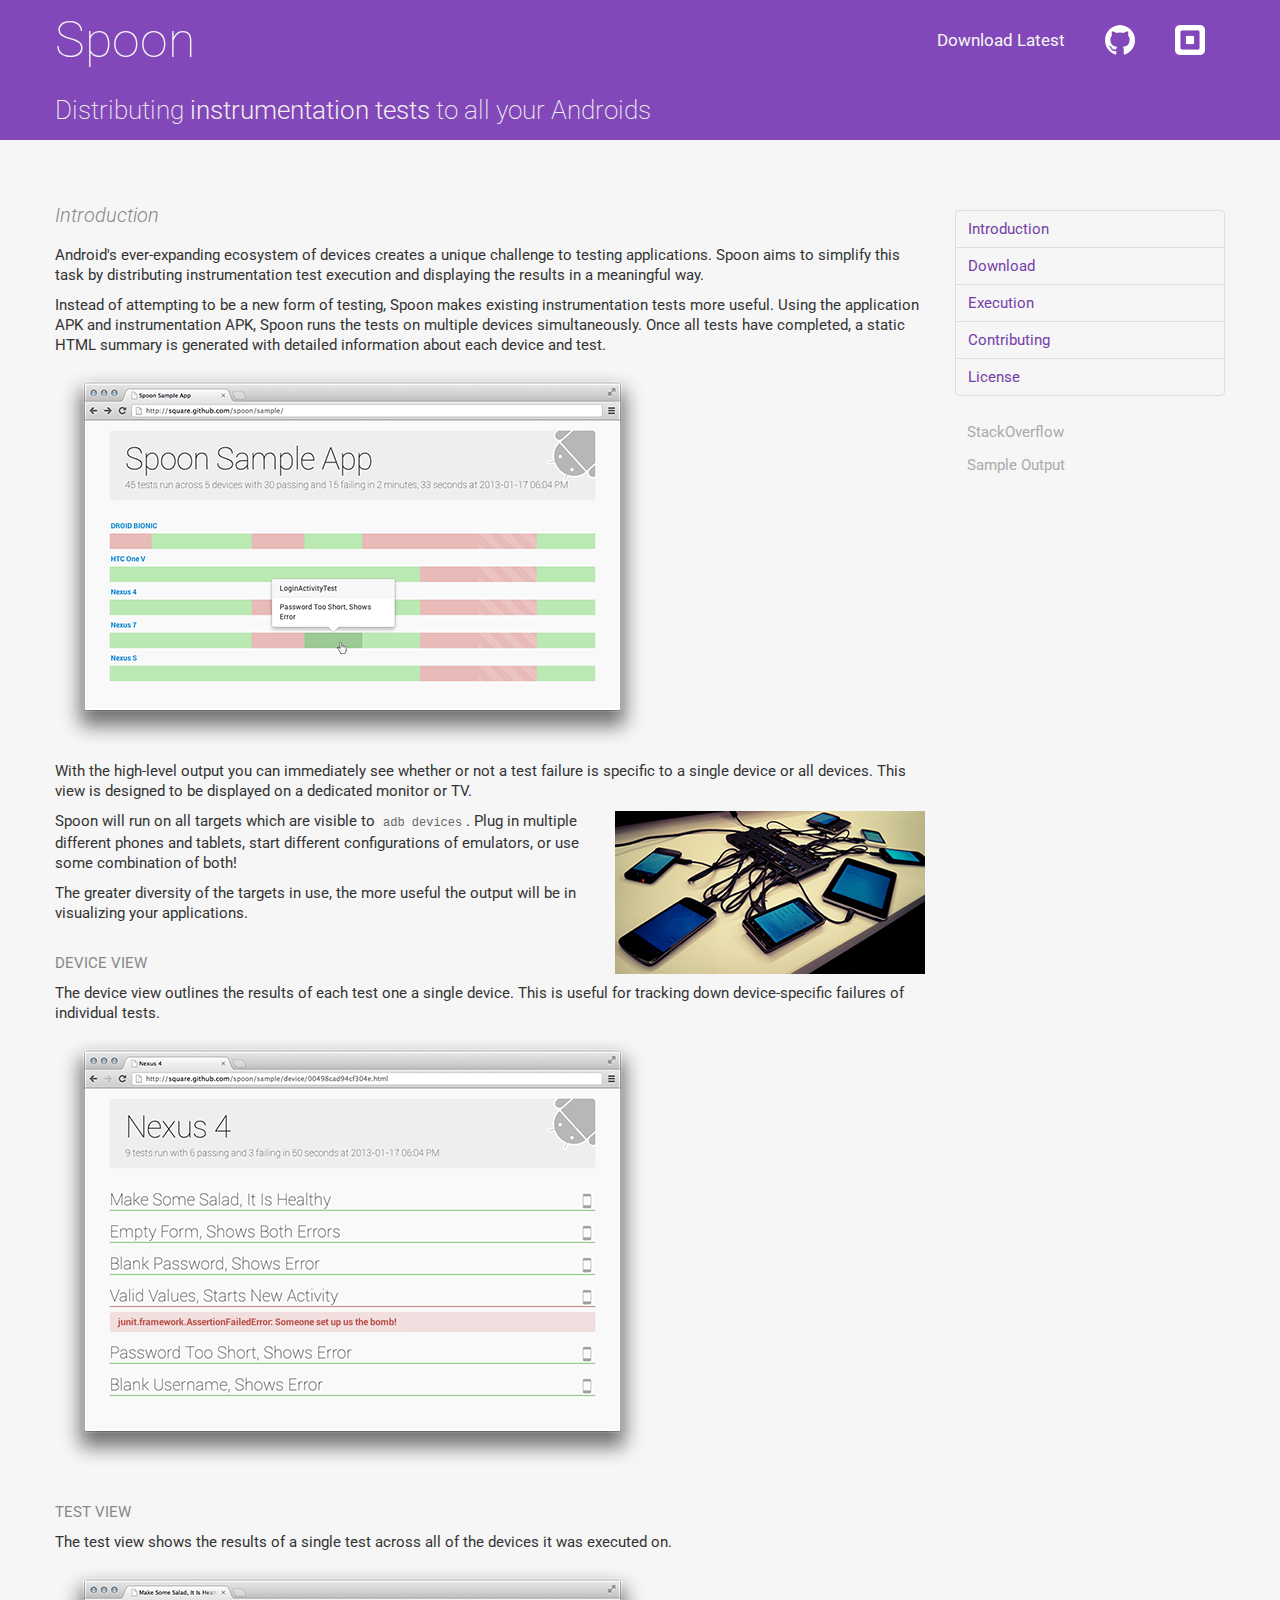
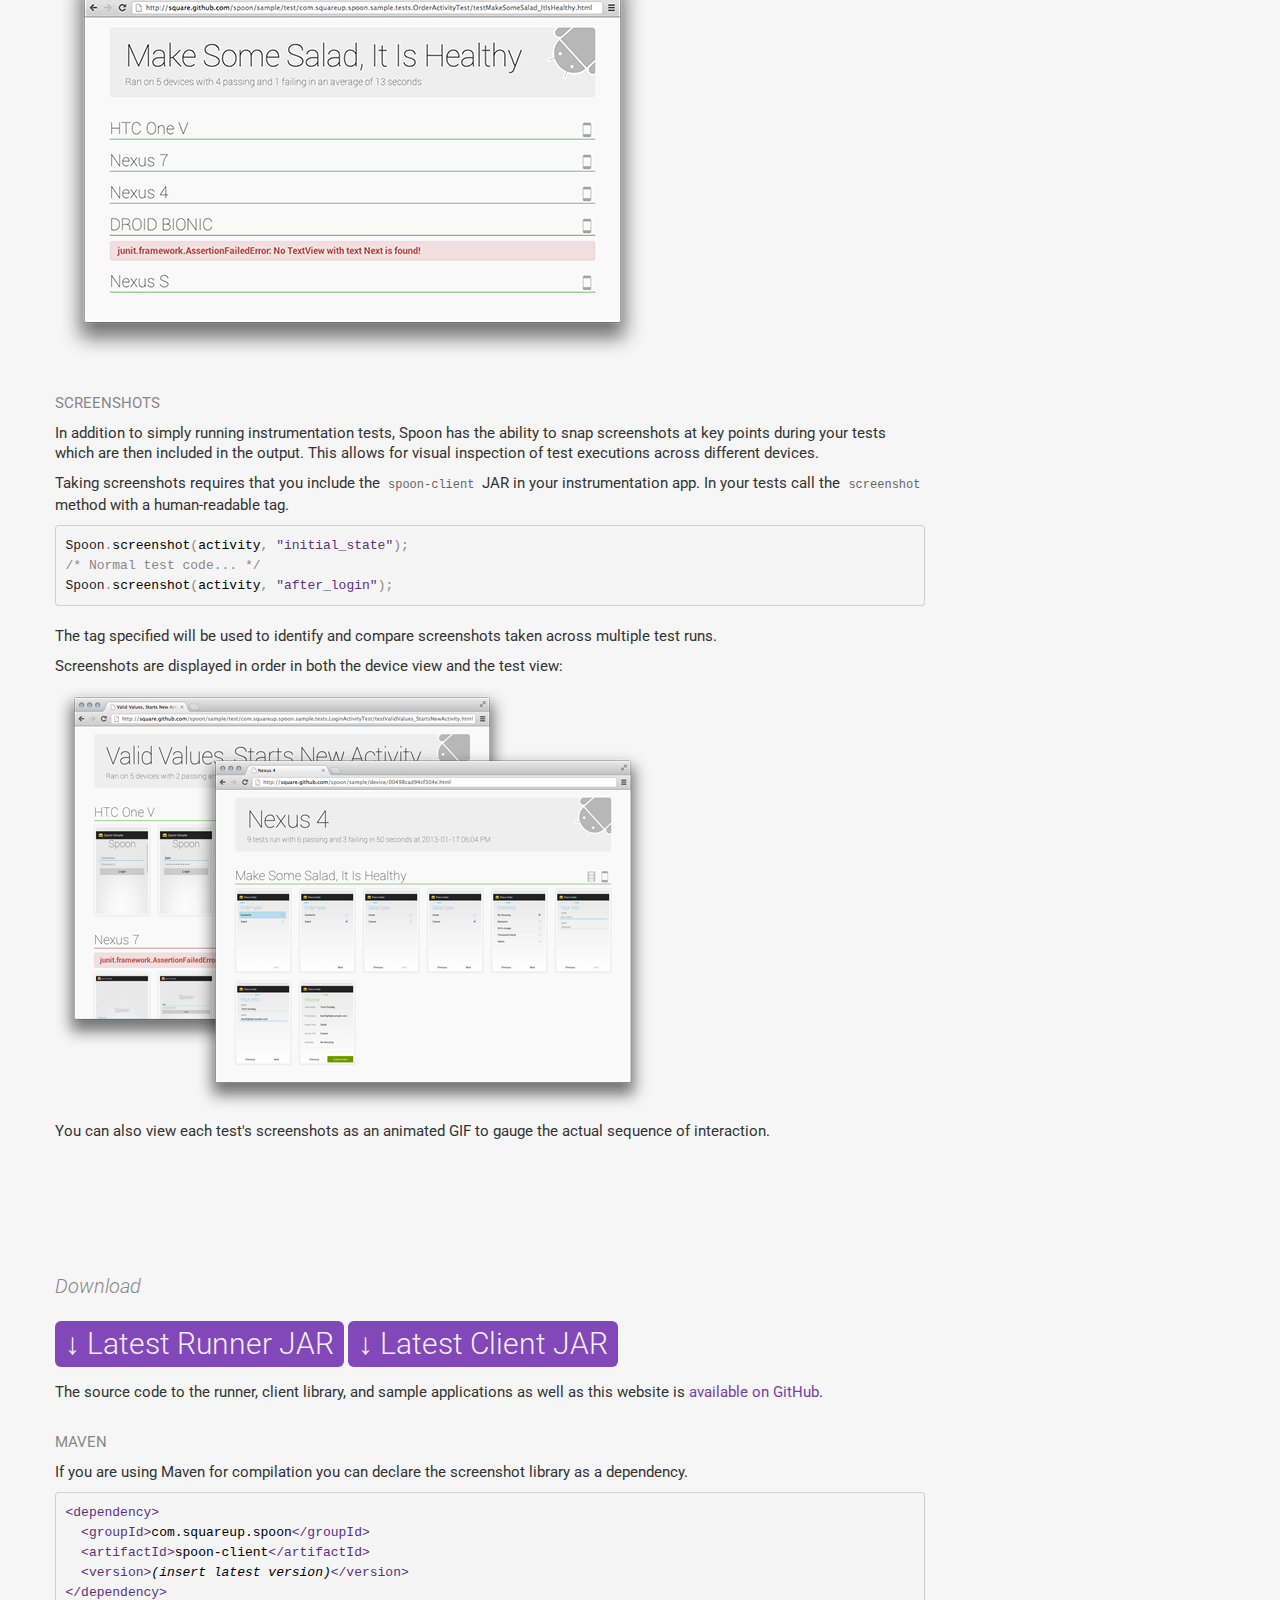
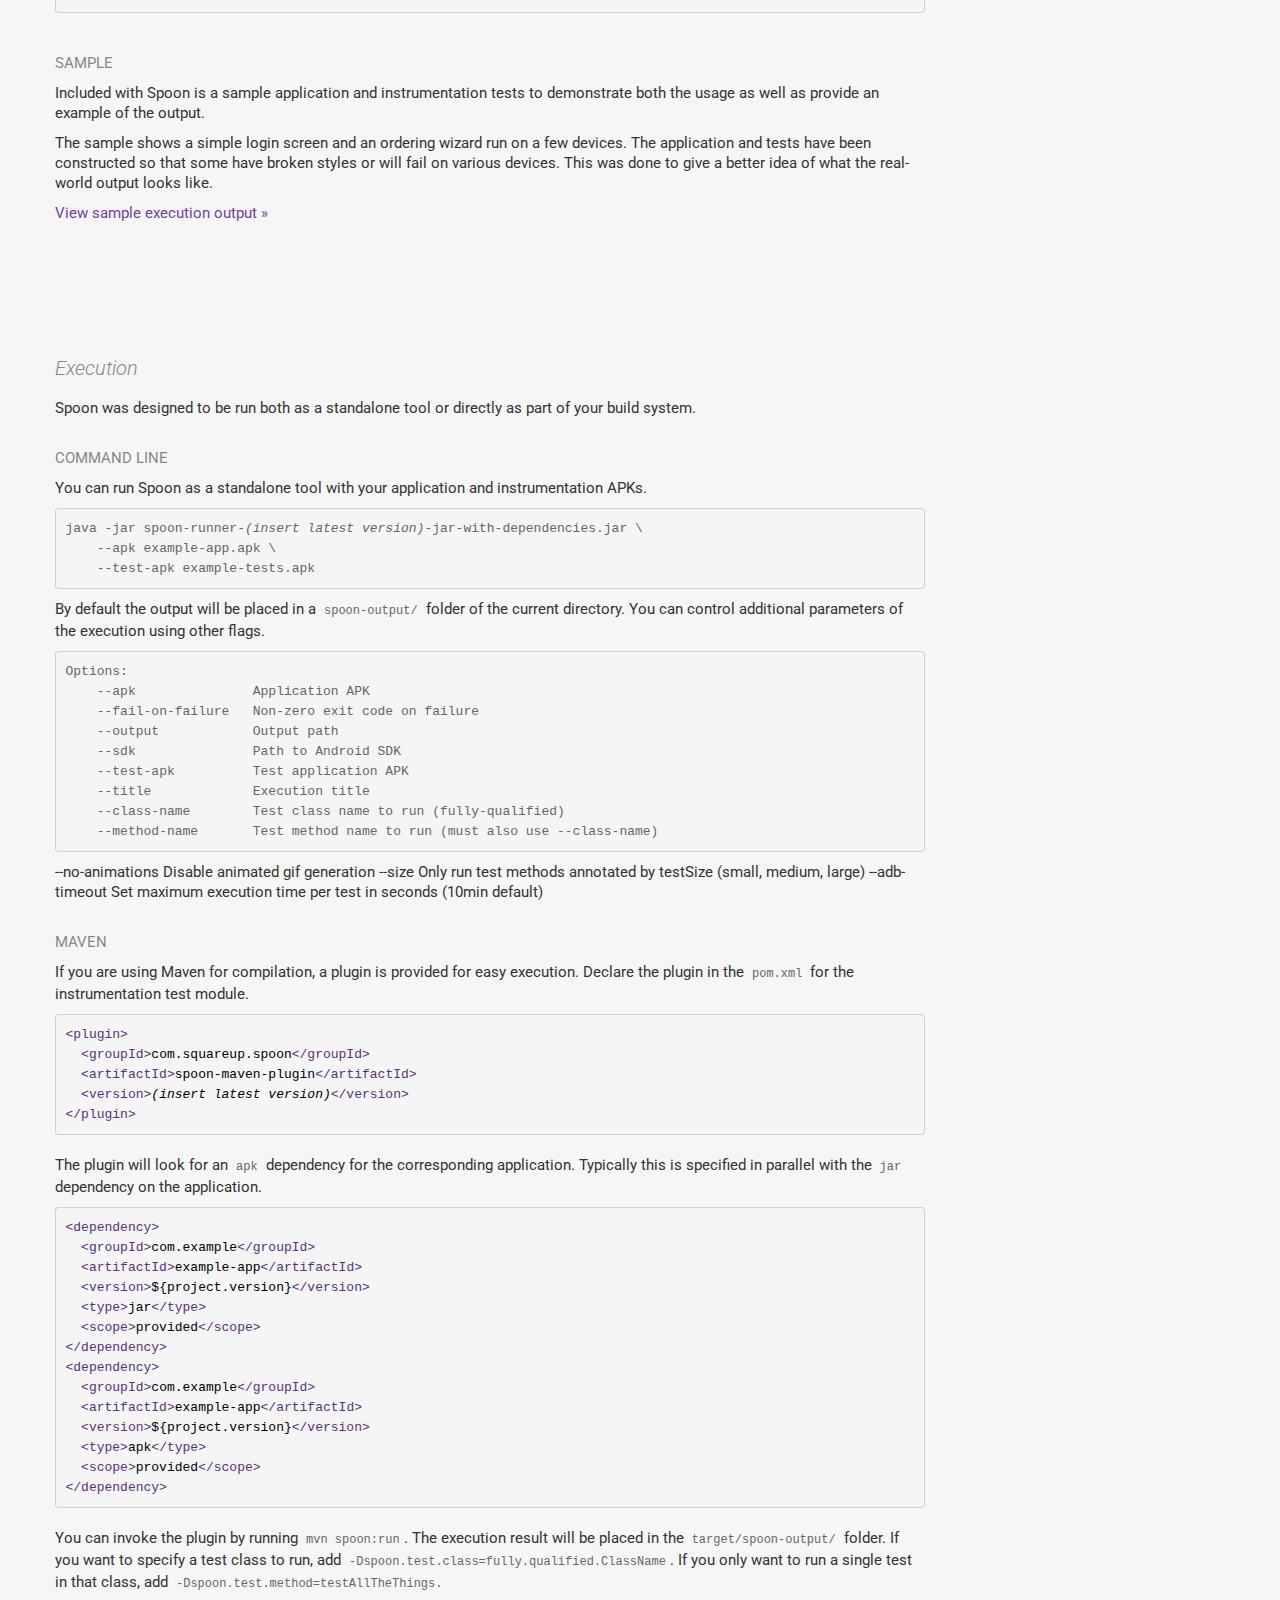
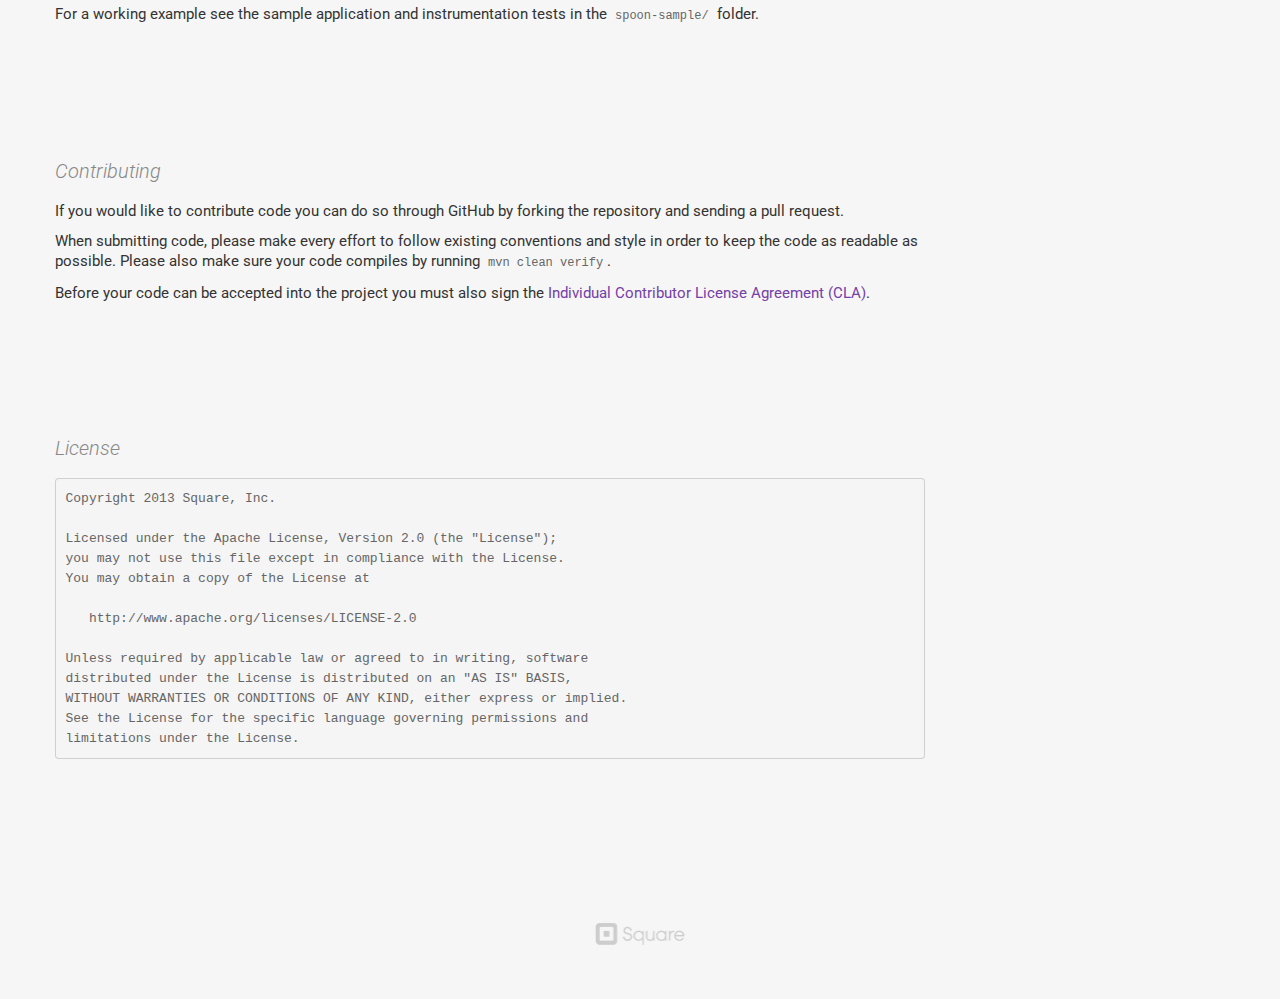
<file: website/index.html>
<!DOCTYPE html>
<html lang="en">
  <head>
    <meta charset="utf-8">
    <title>Spoon</title>
    <meta name="viewport" content="width=device-width, initial-scale=1.0">
    <meta name="description" content="Distributing instrumentation tests to all your Androids">
    <link href="static/bootstrap-combined.min.css" rel="stylesheet">
    <link href="static/app.css" rel="stylesheet">
    <link href="static/app-theme.css" rel="stylesheet">
    <link href="http://fonts.googleapis.com/css?family=Roboto:400,300italic,100,100italic,300" rel="stylesheet" type="text/css">
    <!--[if lt IE 9]><script src="static/html5shiv.min.js"></script><![endif]-->
  </head>
  <body data-target=".content-nav">
    <header>
      <div class="container">
        <div class="row">
          <div class="span5">
            <h1>Spoon</h1>
          </div>
          <div class="span7">
            <menu>
              <ul>
                <li><a href="#download" class="menu download">Download <span class="version-tag">Latest</span></a></li>
                <li><a href="http://github.com/square/spoon" data-title="View GitHub Project" class="menu github"><img src="static/icon-github.png" alt="GitHub"/></a></li>
                <li><a href="http://square.github.io/" data-title="Square Open Source Portal" class="menu square"><img src="static/icon-square.png" alt="Square"/></a></li>
              </ul>
            </menu>
          </div>
      </div>
    </header>
    <section id="subtitle">
      <div class="container">
        <div class="row">
          <div class="span12">
            <h2>Distributing <strong>instrumentation tests</strong> to all your Androids</h2>
          </div>
        </div>
      </div>
    </section>
    <section id="body">
      <div class="container">
        <div class="row">
          <div class="span9">
            <h3 id="introduction">Introduction</h3>
            <p>Android's ever-expanding ecosystem of devices creates a unique challenge to testing applications. Spoon aims to simplify this task by distributing instrumentation test execution and displaying the results in a meaningful way.</p>
            <p>Instead of attempting to be a new form of testing, Spoon makes existing instrumentation tests more useful. Using the application APK and instrumentation APK, Spoon runs the tests on multiple devices simultaneously. Once all tests have completed, a static HTML summary is generated with detailed information about each device and test.</p>
            <p><img src="static/example_main.png" alt="Example output"></p>
            <p>With the high-level output you can immediately see whether or not a test failure is specific to a single device or all devices. This view is designed to be displayed on a dedicated monitor or TV.</p>
            <img src="static/device_cluster.png" class="pull-right">
            <p>Spoon will run on all targets which are visible to <code>adb devices</code>. Plug in multiple different phones and tablets, start different configurations of emulators, or use some combination of both!</p>
            <p>The greater diversity of the targets in use, the more useful the output will be in visualizing your applications.</p>

            <h4 id="device-view">Device View</h4>
            <p>The device view outlines the results of each test one a single device. This is useful for tracking down device-specific failures of individual tests.</p>
            <p><img src="static/example_device_view.png" alt="Example device view"></p>

            <h4 id="test-view">Test View</h4>
            <p>The test view shows the results of a single test across all of the devices it was executed on.</p>
            <p><img src="static/example_test_view.png" alt="Example test view"></p>

            <h4 id="screenshots">Screenshots</h4>
            <p>In addition to simply running instrumentation tests, Spoon has the ability to snap screenshots at key points during your tests which are then included in the output. This allows for visual inspection of test executions across different devices.</p>
            <p>Taking screenshots requires that you include the <code>spoon-client</code> JAR in your instrumentation app. In your tests call the <code>screenshot</code> method with a human-readable tag.</p>
            <pre class="prettyprint">Spoon.screenshot(activity, "initial_state");
/* Normal test code... */
Spoon.screenshot(activity, "after_login");</pre>
            <p>The tag specified will be used to identify and compare screenshots taken across multiple test runs.</p>
            <p>Screenshots are displayed in order in both the device view and the test view:</p>
            <p><img src="static/example_screenshots.png" alt="Sample output with screenshots"></p>
            <p>You can also view each test's screenshots as an animated GIF to gauge the actual sequence of interaction.</p>

            <h3 id="download">Download</h3>
            <p><a href="https://search.maven.org/remote_content?g=com.squareup.spoon&a=spoon-runner&v=LATEST&c=jar-with-dependencies" class="dl runner-version-href">&darr; <span class="version-tag">Latest</span> Runner JAR</a> <a href="https://search.maven.org/remote_content?g=com.squareup.spoon&a=spoon-client&v=LATEST" class="dl client-version-href">&darr; <span class="version-tag">Latest</span> Client JAR</a></p>

            <p>The source code to the runner, client library, and sample applications as well as this website is <a href="http://github.com/square/spoon">available on GitHub</a>.</p>

            <h4>Maven</h4>
            <p>If you are using Maven for compilation you can declare the screenshot library as a dependency.</p>
            <pre class="prettyprint">&lt;dependency>
  &lt;groupId>com.squareup.spoon&lt;/groupId>
  &lt;artifactId>spoon-client&lt;/artifactId>
  &lt;version><span class="version pln"><em>(insert latest version)</em></span>&lt;/version>
&lt;/dependency></pre>

            <h4 id="sample">Sample</h4>
            <p>Included with Spoon is a sample application and instrumentation tests to demonstrate both the usage as well as provide an example of the output.</p>
            <p>The sample shows a simple login screen and an ordering wizard run on a few devices. The application and tests have been constructed so that some have broken styles or will fail on various devices. This was done to give a better idea of what the real-world output looks like.</p>
            <p><a href="sample/index.html">View sample execution output &raquo;</a></p>

            <h3 id="execution">Execution</h3>
            <p>Spoon was designed to be run both as a standalone tool or directly as part of your build system.</p>

            <h4 id="cli">Command Line</h4>
            <p>You can run Spoon as a standalone tool with your application and instrumentation APKs.</p>
            <pre>java -jar spoon-runner-<span class="version"><em>(insert latest version)</em></span>-jar-with-dependencies.jar \
    --apk example-app.apk \
    --test-apk example-tests.apk</pre>
            <p>By default the output will be placed in a <code>spoon-output/</code> folder of the current directory. You can control additional parameters of the execution using other flags.</p>
            <pre>Options:
    --apk               Application APK
    --fail-on-failure   Non-zero exit code on failure
    --output            Output path
    --sdk               Path to Android SDK
    --test-apk          Test application APK
    --title             Execution title
    --class-name        Test class name to run (fully-qualified)
    --method-name       Test method name to run (must also use --class-name)</pre>
    --no-animations     Disable animated gif generation
    --size              Only run test methods annotated by testSize (small, medium, large)
    --adb-timeout       Set maximum execution time per test in seconds (10min default)
            <h4 id="maven">Maven</h4>
            <p>If you are using Maven for compilation, a plugin is provided for easy execution. Declare the plugin in the <code>pom.xml</code> for the instrumentation test module.</p>
            <pre class="prettyprint">&lt;plugin>
  &lt;groupId>com.squareup.spoon&lt;/groupId>
  &lt;artifactId>spoon-maven-plugin&lt;/artifactId>
  &lt;version><span class="version pln"><em>(insert latest version)</em></span>&lt;/version>
&lt;/plugin></pre>
            <p>The plugin will look for an <code>apk</code> dependency for the corresponding application. Typically this is specified in parallel with the <code>jar</code> dependency on the application.</p>
            <pre class="prettyprint">&lt;dependency>
  &lt;groupId>com.example&lt;/groupId>
  &lt;artifactId>example-app&lt;/artifactId>
  &lt;version>${project.version}&lt;/version>
  &lt;type>jar&lt;/type>
  &lt;scope>provided&lt;/scope>
&lt;/dependency>
&lt;dependency>
  &lt;groupId>com.example&lt;/groupId>
  &lt;artifactId>example-app&lt;/artifactId>
  &lt;version>${project.version}&lt;/version>
  &lt;type>apk&lt;/type>
  &lt;scope>provided&lt;/scope>
&lt;/dependency></pre>
            <p>You can invoke the plugin by running <code>mvn spoon:run</code>. The execution result will be placed in the <code>target/spoon-output/</code> folder.  If you want to specify a test class to run, add <code>-Dspoon.test.class=fully.qualified.ClassName</code>. If you only want to run a single test in that class, add <code>-Dspoon.test.method=testAllTheThings.</code></p>
            <p>For a working example see the sample application and instrumentation tests in the <code>spoon-sample/</code> folder.</p>

            <h3 id="contributing">Contributing</h3>
            <p>If you would like to contribute code you can do so through GitHub by forking the repository and sending a pull request.</p>
            <p>When submitting code, please make every effort to follow existing conventions and style in order to keep the code as readable as possible. Please also make sure your code compiles by running <code>mvn clean verify</code>.</p>
            <p>Before your code can be accepted into the project you must also sign the <a href="http://squ.re/sign-the-cla">Individual Contributor License Agreement (CLA)</a>.</p>

            <h3 id="license">License</h3>
            <pre>Copyright 2013 Square, Inc.

Licensed under the Apache License, Version 2.0 (the "License");
you may not use this file except in compliance with the License.
You may obtain a copy of the License at

   http://www.apache.org/licenses/LICENSE-2.0

Unless required by applicable law or agreed to in writing, software
distributed under the License is distributed on an "AS IS" BASIS,
WITHOUT WARRANTIES OR CONDITIONS OF ANY KIND, either express or implied.
See the License for the specific language governing permissions and
limitations under the License.</pre>
          </div>
          <div class="span3">
            <div class="content-nav" data-spy="affix" data-offset-top="80">
              <ul class="nav nav-tabs nav-stacked primary">
                <li><a href="#introduction">Introduction</a></li>
                <li><a href="#download">Download</a></li>
                <li><a href="#execution">Execution</a></li>
                <li><a href="#contributing">Contributing</a></li>
                <li><a href="#license">License</a></li>
              </ul>
              <ul class="nav nav-pills nav-stacked secondary">
                <li><a href="http://stackoverflow.com/questions/tagged/spoon?sort=active">StackOverflow</a></li>
                <li><a href="sample/index.html">Sample Output</a></li>
              </ul>
            </div>
          </div>
        </div>
        <div class="row">
          <div class="span12 logo">
            <a href="https://squareup.com"><img src="static/logo-square.png" alt="Square, Inc."/></a>
          </div>
        </div>
      </div>
    </section>
    <script src="http://ajax.googleapis.com/ajax/libs/jquery/1.9.1/jquery.min.js"></script>
    <script src="static/bootstrap.min.js"></script>
    <script src="static/jquery.smooth-scroll.min.js"></script>
    <script src="static/jquery-maven-artifact.min.js"></script>
    <script src="static/prettify.js"></script>
    <script type="text/javascript">
      $(function() {
        // Syntax highlight code blocks.
        prettyPrint();

        // Spy on scroll position for real-time updating of current section.
        $('body').scrollspy();

        // Use smooth-scroll for internal links.
        $('a').smoothScroll();

        // Enable tooltips on the header nav image items.
        $('.menu').tooltip({
          placement: 'bottom',
          trigger: 'hover',
          container: 'body',
          delay: {
            show: 500,
            hide: 0
          }
        });

        // TODO support classifiers!
        // $.fn.artifactVersion('com.squareup.spoon', 'spoon-runner', function(version, url) {
        //   $('.runner-version').text('v' + version);
        //   $('.runner-href').attr('href', url);
        // });
        $.fn.artifactVersion('com.squareup.spoon', 'spoon-client', function(version, url) {
          $('.version').text(version);
          $('.version-tag').text('v' + version);
          $('.client-version-href').attr('href', url);
        });
      });
    </script>
  </body>
</html>
</file>
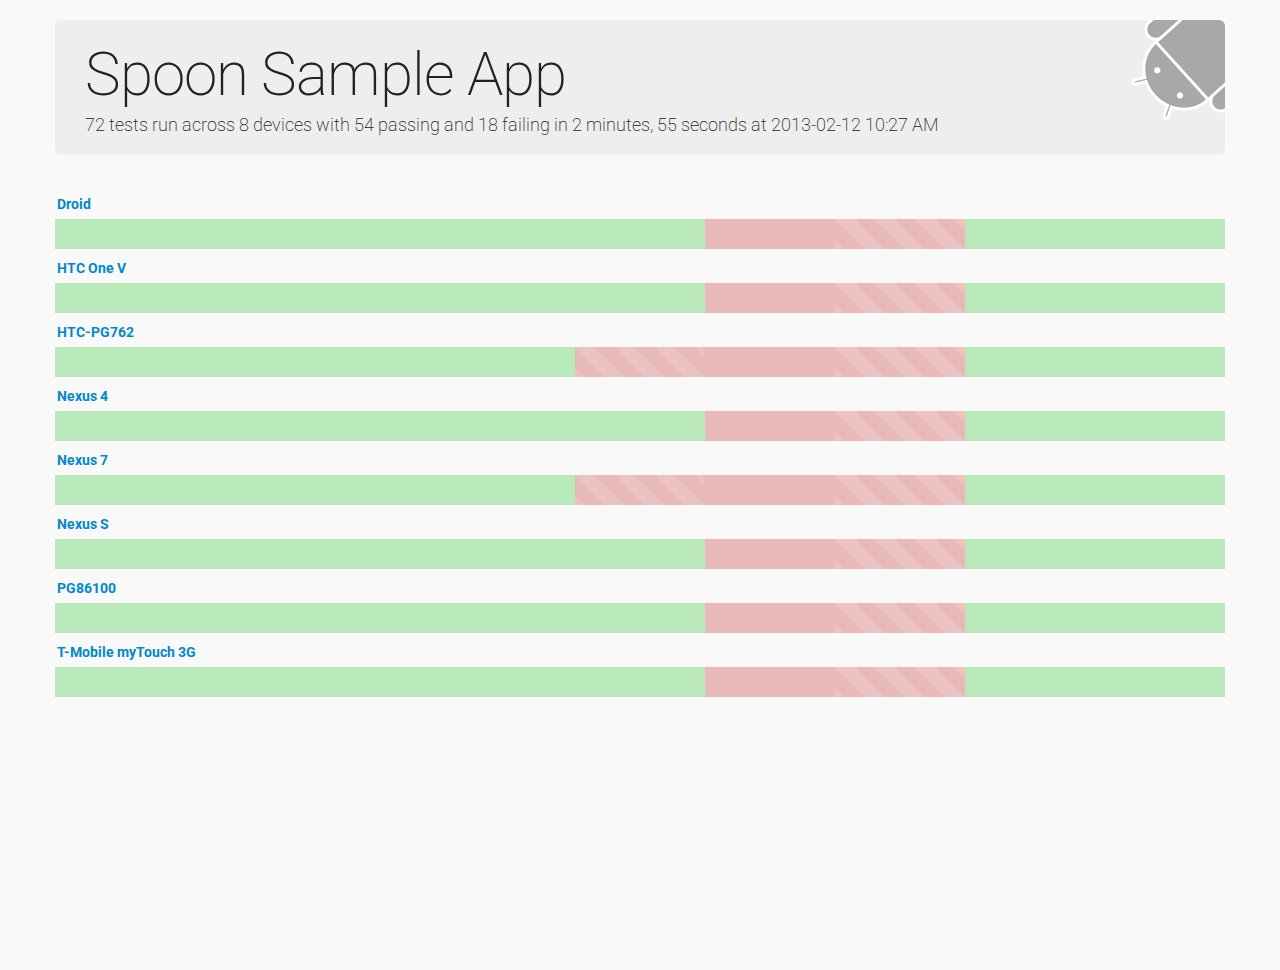
<file: website/sample/index.html>
<!DOCTYPE html>
<html>
    <head>
        <meta charset="utf-8">
        <meta name="viewport" content="width=device-width, initial-scale=1.0">
        <title>Spoon Sample App</title>
        <link href="http://fonts.googleapis.com/css?family=Roboto:regular,medium,thin,italic,mediumitalic,bold" rel="stylesheet">
        <link href="static/bootstrap.min.css" rel="stylesheet">
        <link href="static/bootstrap-responsive.min.css" rel="stylesheet">
        <link href="static/spoon.css" rel="stylesheet">
        <script src="static/jquery.min.js"></script>
        <script src="static/bootstrap.min.js"></script>
        <meta name="description" content="72 tests run across 8 devices with 54 passing and 18 failing in 2 minutes, 55 seconds at 2013-02-12 10:27 AM">
    </head>
    <body>
        <div class="container">
            <div class="hero-unit">
                <h1>Spoon Sample App</h1>
                <p>72 tests run across 8 devices with 54 passing and 18 failing in 2 minutes, 55 seconds at 2013-02-12 10:27 AM</p>
            </div>
            <div class="row">
                <div class="span12">
                    <table class="birds-eye">
                        <tbody>
                            <tr class="device">
                                <th colspan="9">
                                    <a href="device/0403681E12013007.html">Droid</a>
                                </th>
                            </tr>
                            <tr class="result">
                                <td class="test pass">
                                    <a href="device/0403681E12013007.html#com-example-spoon-ordering-tests-LoginActivityTest-testBlankPassword-ShowsError" data-original-title="LoginActivityTest" data-content="Blank Password, Shows Error">&nbsp;</a>
                                </td>
                                <td class="test pass">
                                    <a href="device/0403681E12013007.html#com-example-spoon-ordering-tests-LoginActivityTest-testBlankUsername-ShowsError" data-original-title="LoginActivityTest" data-content="Blank Username, Shows Error">&nbsp;</a>
                                </td>
                                <td class="test pass">
                                    <a href="device/0403681E12013007.html#com-example-spoon-ordering-tests-LoginActivityTest-testEmptyForm-ShowsBothErrors" data-original-title="LoginActivityTest" data-content="Empty Form, Shows Both Errors">&nbsp;</a>
                                </td>
                                <td class="test pass">
                                    <a href="device/0403681E12013007.html#com-example-spoon-ordering-tests-LoginActivityTest-testPasswordTooShort-ShowsError" data-original-title="LoginActivityTest" data-content="Password Too Short, Shows Error">&nbsp;</a>
                                </td>
                                <td class="test pass">
                                    <a href="device/0403681E12013007.html#com-example-spoon-ordering-tests-LoginActivityTest-testValidValues-StartsNewActivity" data-original-title="LoginActivityTest" data-content="Valid Values, Starts New Activity">&nbsp;</a>
                                </td>
                                <td class="test fail">
                                    <a href="device/0403681E12013007.html#com-example-spoon-ordering-tests-MiscellaneousTest-testAVeryLongNameBecauseIWantToSeeThePageWordWrapAndAlwaysBeFailingForFunAndProfit" data-original-title="MiscellaneousTest" data-content="A Very Long Name Because I Want To See The Page Word Wrap And Always Be Failing For Fun And Profit">&nbsp;</a>
                                </td>
                                <td class="test error">
                                    <a href="device/0403681E12013007.html#com-example-spoon-ordering-tests-MiscellaneousTest-testAnotherLongNameBecauseItIsHumorousAndTestingThingsLikeThisIsImportant" data-original-title="MiscellaneousTest" data-content="Another Long Name Because It Is Humorous And Testing Things Like This Is Important">&nbsp;</a>
                                </td>
                                <td class="test pass">
                                    <a href="device/0403681E12013007.html#com-example-spoon-ordering-tests-OrderActivityTest-testMakeASandwich-ItTastesGood" data-original-title="OrderActivityTest" data-content="Make A Sandwich, It Tastes Good">&nbsp;</a>
                                </td>
                                <td class="test pass">
                                    <a href="device/0403681E12013007.html#com-example-spoon-ordering-tests-OrderActivityTest-testMakeSomeSalad-ItIsHealthy" data-original-title="OrderActivityTest" data-content="Make Some Salad, It Is Healthy">&nbsp;</a>
                                </td>
                            </tr>
                            <tr class="device">
                                <th colspan="9">
                                    <a href="device/HT26GX404472.html">HTC One V</a>
                                </th>
                            </tr>
                            <tr class="result">
                                <td class="test pass">
                                    <a href="device/HT26GX404472.html#com-example-spoon-ordering-tests-LoginActivityTest-testBlankPassword-ShowsError" data-original-title="LoginActivityTest" data-content="Blank Password, Shows Error">&nbsp;</a>
                                </td>
                                <td class="test pass">
                                    <a href="device/HT26GX404472.html#com-example-spoon-ordering-tests-LoginActivityTest-testBlankUsername-ShowsError" data-original-title="LoginActivityTest" data-content="Blank Username, Shows Error">&nbsp;</a>
                                </td>
                                <td class="test pass">
                                    <a href="device/HT26GX404472.html#com-example-spoon-ordering-tests-LoginActivityTest-testEmptyForm-ShowsBothErrors" data-original-title="LoginActivityTest" data-content="Empty Form, Shows Both Errors">&nbsp;</a>
                                </td>
                                <td class="test pass">
                                    <a href="device/HT26GX404472.html#com-example-spoon-ordering-tests-LoginActivityTest-testPasswordTooShort-ShowsError" data-original-title="LoginActivityTest" data-content="Password Too Short, Shows Error">&nbsp;</a>
                                </td>
                                <td class="test pass">
                                    <a href="device/HT26GX404472.html#com-example-spoon-ordering-tests-LoginActivityTest-testValidValues-StartsNewActivity" data-original-title="LoginActivityTest" data-content="Valid Values, Starts New Activity">&nbsp;</a>
                                </td>
                                <td class="test fail">
                                    <a href="device/HT26GX404472.html#com-example-spoon-ordering-tests-MiscellaneousTest-testAVeryLongNameBecauseIWantToSeeThePageWordWrapAndAlwaysBeFailingForFunAndProfit" data-original-title="MiscellaneousTest" data-content="A Very Long Name Because I Want To See The Page Word Wrap And Always Be Failing For Fun And Profit">&nbsp;</a>
                                </td>
                                <td class="test error">
                                    <a href="device/HT26GX404472.html#com-example-spoon-ordering-tests-MiscellaneousTest-testAnotherLongNameBecauseItIsHumorousAndTestingThingsLikeThisIsImportant" data-original-title="MiscellaneousTest" data-content="Another Long Name Because It Is Humorous And Testing Things Like This Is Important">&nbsp;</a>
                                </td>
                                <td class="test pass">
                                    <a href="device/HT26GX404472.html#com-example-spoon-ordering-tests-OrderActivityTest-testMakeASandwich-ItTastesGood" data-original-title="OrderActivityTest" data-content="Make A Sandwich, It Tastes Good">&nbsp;</a>
                                </td>
                                <td class="test pass">
                                    <a href="device/HT26GX404472.html#com-example-spoon-ordering-tests-OrderActivityTest-testMakeSomeSalad-ItIsHealthy" data-original-title="OrderActivityTest" data-content="Make Some Salad, It Is Healthy">&nbsp;</a>
                                </td>
                            </tr>
                            <tr class="device">
                                <th colspan="9">
                                    <a href="device/HT23KX002114.html">HTC-PG762</a>
                                </th>
                            </tr>
                            <tr class="result">
                                <td class="test pass">
                                    <a href="device/HT23KX002114.html#com-example-spoon-ordering-tests-LoginActivityTest-testBlankPassword-ShowsError" data-original-title="LoginActivityTest" data-content="Blank Password, Shows Error">&nbsp;</a>
                                </td>
                                <td class="test pass">
                                    <a href="device/HT23KX002114.html#com-example-spoon-ordering-tests-LoginActivityTest-testBlankUsername-ShowsError" data-original-title="LoginActivityTest" data-content="Blank Username, Shows Error">&nbsp;</a>
                                </td>
                                <td class="test pass">
                                    <a href="device/HT23KX002114.html#com-example-spoon-ordering-tests-LoginActivityTest-testEmptyForm-ShowsBothErrors" data-original-title="LoginActivityTest" data-content="Empty Form, Shows Both Errors">&nbsp;</a>
                                </td>
                                <td class="test pass">
                                    <a href="device/HT23KX002114.html#com-example-spoon-ordering-tests-LoginActivityTest-testPasswordTooShort-ShowsError" data-original-title="LoginActivityTest" data-content="Password Too Short, Shows Error">&nbsp;</a>
                                </td>
                                <td class="test error">
                                    <a href="device/HT23KX002114.html#com-example-spoon-ordering-tests-LoginActivityTest-testValidValues-StartsNewActivity" data-original-title="LoginActivityTest" data-content="Valid Values, Starts New Activity">&nbsp;</a>
                                </td>
                                <td class="test fail">
                                    <a href="device/HT23KX002114.html#com-example-spoon-ordering-tests-MiscellaneousTest-testAVeryLongNameBecauseIWantToSeeThePageWordWrapAndAlwaysBeFailingForFunAndProfit" data-original-title="MiscellaneousTest" data-content="A Very Long Name Because I Want To See The Page Word Wrap And Always Be Failing For Fun And Profit">&nbsp;</a>
                                </td>
                                <td class="test error">
                                    <a href="device/HT23KX002114.html#com-example-spoon-ordering-tests-MiscellaneousTest-testAnotherLongNameBecauseItIsHumorousAndTestingThingsLikeThisIsImportant" data-original-title="MiscellaneousTest" data-content="Another Long Name Because It Is Humorous And Testing Things Like This Is Important">&nbsp;</a>
                                </td>
                                <td class="test pass">
                                    <a href="device/HT23KX002114.html#com-example-spoon-ordering-tests-OrderActivityTest-testMakeASandwich-ItTastesGood" data-original-title="OrderActivityTest" data-content="Make A Sandwich, It Tastes Good">&nbsp;</a>
                                </td>
                                <td class="test pass">
                                    <a href="device/HT23KX002114.html#com-example-spoon-ordering-tests-OrderActivityTest-testMakeSomeSalad-ItIsHealthy" data-original-title="OrderActivityTest" data-content="Make Some Salad, It Is Healthy">&nbsp;</a>
                                </td>
                            </tr>
                            <tr class="device">
                                <th colspan="9">
                                    <a href="device/00498cad94cf304e.html">Nexus 4</a>
                                </th>
                            </tr>
                            <tr class="result">
                                <td class="test pass">
                                    <a href="device/00498cad94cf304e.html#com-example-spoon-ordering-tests-LoginActivityTest-testBlankPassword-ShowsError" data-original-title="LoginActivityTest" data-content="Blank Password, Shows Error">&nbsp;</a>
                                </td>
                                <td class="test pass">
                                    <a href="device/00498cad94cf304e.html#com-example-spoon-ordering-tests-LoginActivityTest-testBlankUsername-ShowsError" data-original-title="LoginActivityTest" data-content="Blank Username, Shows Error">&nbsp;</a>
                                </td>
                                <td class="test pass">
                                    <a href="device/00498cad94cf304e.html#com-example-spoon-ordering-tests-LoginActivityTest-testEmptyForm-ShowsBothErrors" data-original-title="LoginActivityTest" data-content="Empty Form, Shows Both Errors">&nbsp;</a>
                                </td>
                                <td class="test pass">
                                    <a href="device/00498cad94cf304e.html#com-example-spoon-ordering-tests-LoginActivityTest-testPasswordTooShort-ShowsError" data-original-title="LoginActivityTest" data-content="Password Too Short, Shows Error">&nbsp;</a>
                                </td>
                                <td class="test pass">
                                    <a href="device/00498cad94cf304e.html#com-example-spoon-ordering-tests-LoginActivityTest-testValidValues-StartsNewActivity" data-original-title="LoginActivityTest" data-content="Valid Values, Starts New Activity">&nbsp;</a>
                                </td>
                                <td class="test fail">
                                    <a href="device/00498cad94cf304e.html#com-example-spoon-ordering-tests-MiscellaneousTest-testAVeryLongNameBecauseIWantToSeeThePageWordWrapAndAlwaysBeFailingForFunAndProfit" data-original-title="MiscellaneousTest" data-content="A Very Long Name Because I Want To See The Page Word Wrap And Always Be Failing For Fun And Profit">&nbsp;</a>
                                </td>
                                <td class="test error">
                                    <a href="device/00498cad94cf304e.html#com-example-spoon-ordering-tests-MiscellaneousTest-testAnotherLongNameBecauseItIsHumorousAndTestingThingsLikeThisIsImportant" data-original-title="MiscellaneousTest" data-content="Another Long Name Because It Is Humorous And Testing Things Like This Is Important">&nbsp;</a>
                                </td>
                                <td class="test pass">
                                    <a href="device/00498cad94cf304e.html#com-example-spoon-ordering-tests-OrderActivityTest-testMakeASandwich-ItTastesGood" data-original-title="OrderActivityTest" data-content="Make A Sandwich, It Tastes Good">&nbsp;</a>
                                </td>
                                <td class="test pass">
                                    <a href="device/00498cad94cf304e.html#com-example-spoon-ordering-tests-OrderActivityTest-testMakeSomeSalad-ItIsHealthy" data-original-title="OrderActivityTest" data-content="Make Some Salad, It Is Healthy">&nbsp;</a>
                                </td>
                            </tr>
                            <tr class="device">
                                <th colspan="9">
                                    <a href="device/015d2109a854000a.html">Nexus 7</a>
                                </th>
                            </tr>
                            <tr class="result">
                                <td class="test pass">
                                    <a href="device/015d2109a854000a.html#com-example-spoon-ordering-tests-LoginActivityTest-testBlankPassword-ShowsError" data-original-title="LoginActivityTest" data-content="Blank Password, Shows Error">&nbsp;</a>
                                </td>
                                <td class="test pass">
                                    <a href="device/015d2109a854000a.html#com-example-spoon-ordering-tests-LoginActivityTest-testBlankUsername-ShowsError" data-original-title="LoginActivityTest" data-content="Blank Username, Shows Error">&nbsp;</a>
                                </td>
                                <td class="test pass">
                                    <a href="device/015d2109a854000a.html#com-example-spoon-ordering-tests-LoginActivityTest-testEmptyForm-ShowsBothErrors" data-original-title="LoginActivityTest" data-content="Empty Form, Shows Both Errors">&nbsp;</a>
                                </td>
                                <td class="test pass">
                                    <a href="device/015d2109a854000a.html#com-example-spoon-ordering-tests-LoginActivityTest-testPasswordTooShort-ShowsError" data-original-title="LoginActivityTest" data-content="Password Too Short, Shows Error">&nbsp;</a>
                                </td>
                                <td class="test error">
                                    <a href="device/015d2109a854000a.html#com-example-spoon-ordering-tests-LoginActivityTest-testValidValues-StartsNewActivity" data-original-title="LoginActivityTest" data-content="Valid Values, Starts New Activity">&nbsp;</a>
                                </td>
                                <td class="test fail">
                                    <a href="device/015d2109a854000a.html#com-example-spoon-ordering-tests-MiscellaneousTest-testAVeryLongNameBecauseIWantToSeeThePageWordWrapAndAlwaysBeFailingForFunAndProfit" data-original-title="MiscellaneousTest" data-content="A Very Long Name Because I Want To See The Page Word Wrap And Always Be Failing For Fun And Profit">&nbsp;</a>
                                </td>
                                <td class="test error">
                                    <a href="device/015d2109a854000a.html#com-example-spoon-ordering-tests-MiscellaneousTest-testAnotherLongNameBecauseItIsHumorousAndTestingThingsLikeThisIsImportant" data-original-title="MiscellaneousTest" data-content="Another Long Name Because It Is Humorous And Testing Things Like This Is Important">&nbsp;</a>
                                </td>
                                <td class="test pass">
                                    <a href="device/015d2109a854000a.html#com-example-spoon-ordering-tests-OrderActivityTest-testMakeASandwich-ItTastesGood" data-original-title="OrderActivityTest" data-content="Make A Sandwich, It Tastes Good">&nbsp;</a>
                                </td>
                                <td class="test pass">
                                    <a href="device/015d2109a854000a.html#com-example-spoon-ordering-tests-OrderActivityTest-testMakeSomeSalad-ItIsHealthy" data-original-title="OrderActivityTest" data-content="Make Some Salad, It Is Healthy">&nbsp;</a>
                                </td>
                            </tr>
                            <tr class="device">
                                <th colspan="9">
                                    <a href="device/3334B602A8B600EC.html">Nexus S</a>
                                </th>
                            </tr>
                            <tr class="result">
                                <td class="test pass">
                                    <a href="device/3334B602A8B600EC.html#com-example-spoon-ordering-tests-LoginActivityTest-testBlankPassword-ShowsError" data-original-title="LoginActivityTest" data-content="Blank Password, Shows Error">&nbsp;</a>
                                </td>
                                <td class="test pass">
                                    <a href="device/3334B602A8B600EC.html#com-example-spoon-ordering-tests-LoginActivityTest-testBlankUsername-ShowsError" data-original-title="LoginActivityTest" data-content="Blank Username, Shows Error">&nbsp;</a>
                                </td>
                                <td class="test pass">
                                    <a href="device/3334B602A8B600EC.html#com-example-spoon-ordering-tests-LoginActivityTest-testEmptyForm-ShowsBothErrors" data-original-title="LoginActivityTest" data-content="Empty Form, Shows Both Errors">&nbsp;</a>
                                </td>
                                <td class="test pass">
                                    <a href="device/3334B602A8B600EC.html#com-example-spoon-ordering-tests-LoginActivityTest-testPasswordTooShort-ShowsError" data-original-title="LoginActivityTest" data-content="Password Too Short, Shows Error">&nbsp;</a>
                                </td>
                                <td class="test pass">
                                    <a href="device/3334B602A8B600EC.html#com-example-spoon-ordering-tests-LoginActivityTest-testValidValues-StartsNewActivity" data-original-title="LoginActivityTest" data-content="Valid Values, Starts New Activity">&nbsp;</a>
                                </td>
                                <td class="test fail">
                                    <a href="device/3334B602A8B600EC.html#com-example-spoon-ordering-tests-MiscellaneousTest-testAVeryLongNameBecauseIWantToSeeThePageWordWrapAndAlwaysBeFailingForFunAndProfit" data-original-title="MiscellaneousTest" data-content="A Very Long Name Because I Want To See The Page Word Wrap And Always Be Failing For Fun And Profit">&nbsp;</a>
                                </td>
                                <td class="test error">
                                    <a href="device/3334B602A8B600EC.html#com-example-spoon-ordering-tests-MiscellaneousTest-testAnotherLongNameBecauseItIsHumorousAndTestingThingsLikeThisIsImportant" data-original-title="MiscellaneousTest" data-content="Another Long Name Because It Is Humorous And Testing Things Like This Is Important">&nbsp;</a>
                                </td>
                                <td class="test pass">
                                    <a href="device/3334B602A8B600EC.html#com-example-spoon-ordering-tests-OrderActivityTest-testMakeASandwich-ItTastesGood" data-original-title="OrderActivityTest" data-content="Make A Sandwich, It Tastes Good">&nbsp;</a>
                                </td>
                                <td class="test pass">
                                    <a href="device/3334B602A8B600EC.html#com-example-spoon-ordering-tests-OrderActivityTest-testMakeSomeSalad-ItIsHealthy" data-original-title="OrderActivityTest" data-content="Make Some Salad, It Is Healthy">&nbsp;</a>
                                </td>
                            </tr>
                            <tr class="device">
                                <th colspan="9">
                                    <a href="device/HT179HX01564.html">PG86100</a>
                                </th>
                            </tr>
                            <tr class="result">
                                <td class="test pass">
                                    <a href="device/HT179HX01564.html#com-example-spoon-ordering-tests-LoginActivityTest-testBlankPassword-ShowsError" data-original-title="LoginActivityTest" data-content="Blank Password, Shows Error">&nbsp;</a>
                                </td>
                                <td class="test pass">
                                    <a href="device/HT179HX01564.html#com-example-spoon-ordering-tests-LoginActivityTest-testBlankUsername-ShowsError" data-original-title="LoginActivityTest" data-content="Blank Username, Shows Error">&nbsp;</a>
                                </td>
                                <td class="test pass">
                                    <a href="device/HT179HX01564.html#com-example-spoon-ordering-tests-LoginActivityTest-testEmptyForm-ShowsBothErrors" data-original-title="LoginActivityTest" data-content="Empty Form, Shows Both Errors">&nbsp;</a>
                                </td>
                                <td class="test pass">
                                    <a href="device/HT179HX01564.html#com-example-spoon-ordering-tests-LoginActivityTest-testPasswordTooShort-ShowsError" data-original-title="LoginActivityTest" data-content="Password Too Short, Shows Error">&nbsp;</a>
                                </td>
                                <td class="test pass">
                                    <a href="device/HT179HX01564.html#com-example-spoon-ordering-tests-LoginActivityTest-testValidValues-StartsNewActivity" data-original-title="LoginActivityTest" data-content="Valid Values, Starts New Activity">&nbsp;</a>
                                </td>
                                <td class="test fail">
                                    <a href="device/HT179HX01564.html#com-example-spoon-ordering-tests-MiscellaneousTest-testAVeryLongNameBecauseIWantToSeeThePageWordWrapAndAlwaysBeFailingForFunAndProfit" data-original-title="MiscellaneousTest" data-content="A Very Long Name Because I Want To See The Page Word Wrap And Always Be Failing For Fun And Profit">&nbsp;</a>
                                </td>
                                <td class="test error">
                                    <a href="device/HT179HX01564.html#com-example-spoon-ordering-tests-MiscellaneousTest-testAnotherLongNameBecauseItIsHumorousAndTestingThingsLikeThisIsImportant" data-original-title="MiscellaneousTest" data-content="Another Long Name Because It Is Humorous And Testing Things Like This Is Important">&nbsp;</a>
                                </td>
                                <td class="test pass">
                                    <a href="device/HT179HX01564.html#com-example-spoon-ordering-tests-OrderActivityTest-testMakeASandwich-ItTastesGood" data-original-title="OrderActivityTest" data-content="Make A Sandwich, It Tastes Good">&nbsp;</a>
                                </td>
                                <td class="test pass">
                                    <a href="device/HT179HX01564.html#com-example-spoon-ordering-tests-OrderActivityTest-testMakeSomeSalad-ItIsHealthy" data-original-title="OrderActivityTest" data-content="Make Some Salad, It Is Healthy">&nbsp;</a>
                                </td>
                            </tr>
                            <tr class="device">
                                <th colspan="9">
                                    <a href="device/HT037PB00358.html">T-Mobile myTouch 3G</a>
                                </th>
                            </tr>
                            <tr class="result">
                                <td class="test pass">
                                    <a href="device/HT037PB00358.html#com-example-spoon-ordering-tests-LoginActivityTest-testBlankPassword-ShowsError" data-original-title="LoginActivityTest" data-content="Blank Password, Shows Error">&nbsp;</a>
                                </td>
                                <td class="test pass">
                                    <a href="device/HT037PB00358.html#com-example-spoon-ordering-tests-LoginActivityTest-testBlankUsername-ShowsError" data-original-title="LoginActivityTest" data-content="Blank Username, Shows Error">&nbsp;</a>
                                </td>
                                <td class="test pass">
                                    <a href="device/HT037PB00358.html#com-example-spoon-ordering-tests-LoginActivityTest-testEmptyForm-ShowsBothErrors" data-original-title="LoginActivityTest" data-content="Empty Form, Shows Both Errors">&nbsp;</a>
                                </td>
                                <td class="test pass">
                                    <a href="device/HT037PB00358.html#com-example-spoon-ordering-tests-LoginActivityTest-testPasswordTooShort-ShowsError" data-original-title="LoginActivityTest" data-content="Password Too Short, Shows Error">&nbsp;</a>
                                </td>
                                <td class="test pass">
                                    <a href="device/HT037PB00358.html#com-example-spoon-ordering-tests-LoginActivityTest-testValidValues-StartsNewActivity" data-original-title="LoginActivityTest" data-content="Valid Values, Starts New Activity">&nbsp;</a>
                                </td>
                                <td class="test fail">
                                    <a href="device/HT037PB00358.html#com-example-spoon-ordering-tests-MiscellaneousTest-testAVeryLongNameBecauseIWantToSeeThePageWordWrapAndAlwaysBeFailingForFunAndProfit" data-original-title="MiscellaneousTest" data-content="A Very Long Name Because I Want To See The Page Word Wrap And Always Be Failing For Fun And Profit">&nbsp;</a>
                                </td>
                                <td class="test error">
                                    <a href="device/HT037PB00358.html#com-example-spoon-ordering-tests-MiscellaneousTest-testAnotherLongNameBecauseItIsHumorousAndTestingThingsLikeThisIsImportant" data-original-title="MiscellaneousTest" data-content="Another Long Name Because It Is Humorous And Testing Things Like This Is Important">&nbsp;</a>
                                </td>
                                <td class="test pass">
                                    <a href="device/HT037PB00358.html#com-example-spoon-ordering-tests-OrderActivityTest-testMakeASandwich-ItTastesGood" data-original-title="OrderActivityTest" data-content="Make A Sandwich, It Tastes Good">&nbsp;</a>
                                </td>
                                <td class="test pass">
                                    <a href="device/HT037PB00358.html#com-example-spoon-ordering-tests-OrderActivityTest-testMakeSomeSalad-ItIsHealthy" data-original-title="OrderActivityTest" data-content="Make Some Salad, It Is Healthy">&nbsp;</a>
                                </td>
                            </tr>
                        </tbody>
                    </table>
                </div>
            </div>
        </div>

        <script type="text/javascript">
            $('.test a').popover({
                placement: 'top',
                trigger: 'hover'
            });
        </script>
    </body>
</html>
</file>
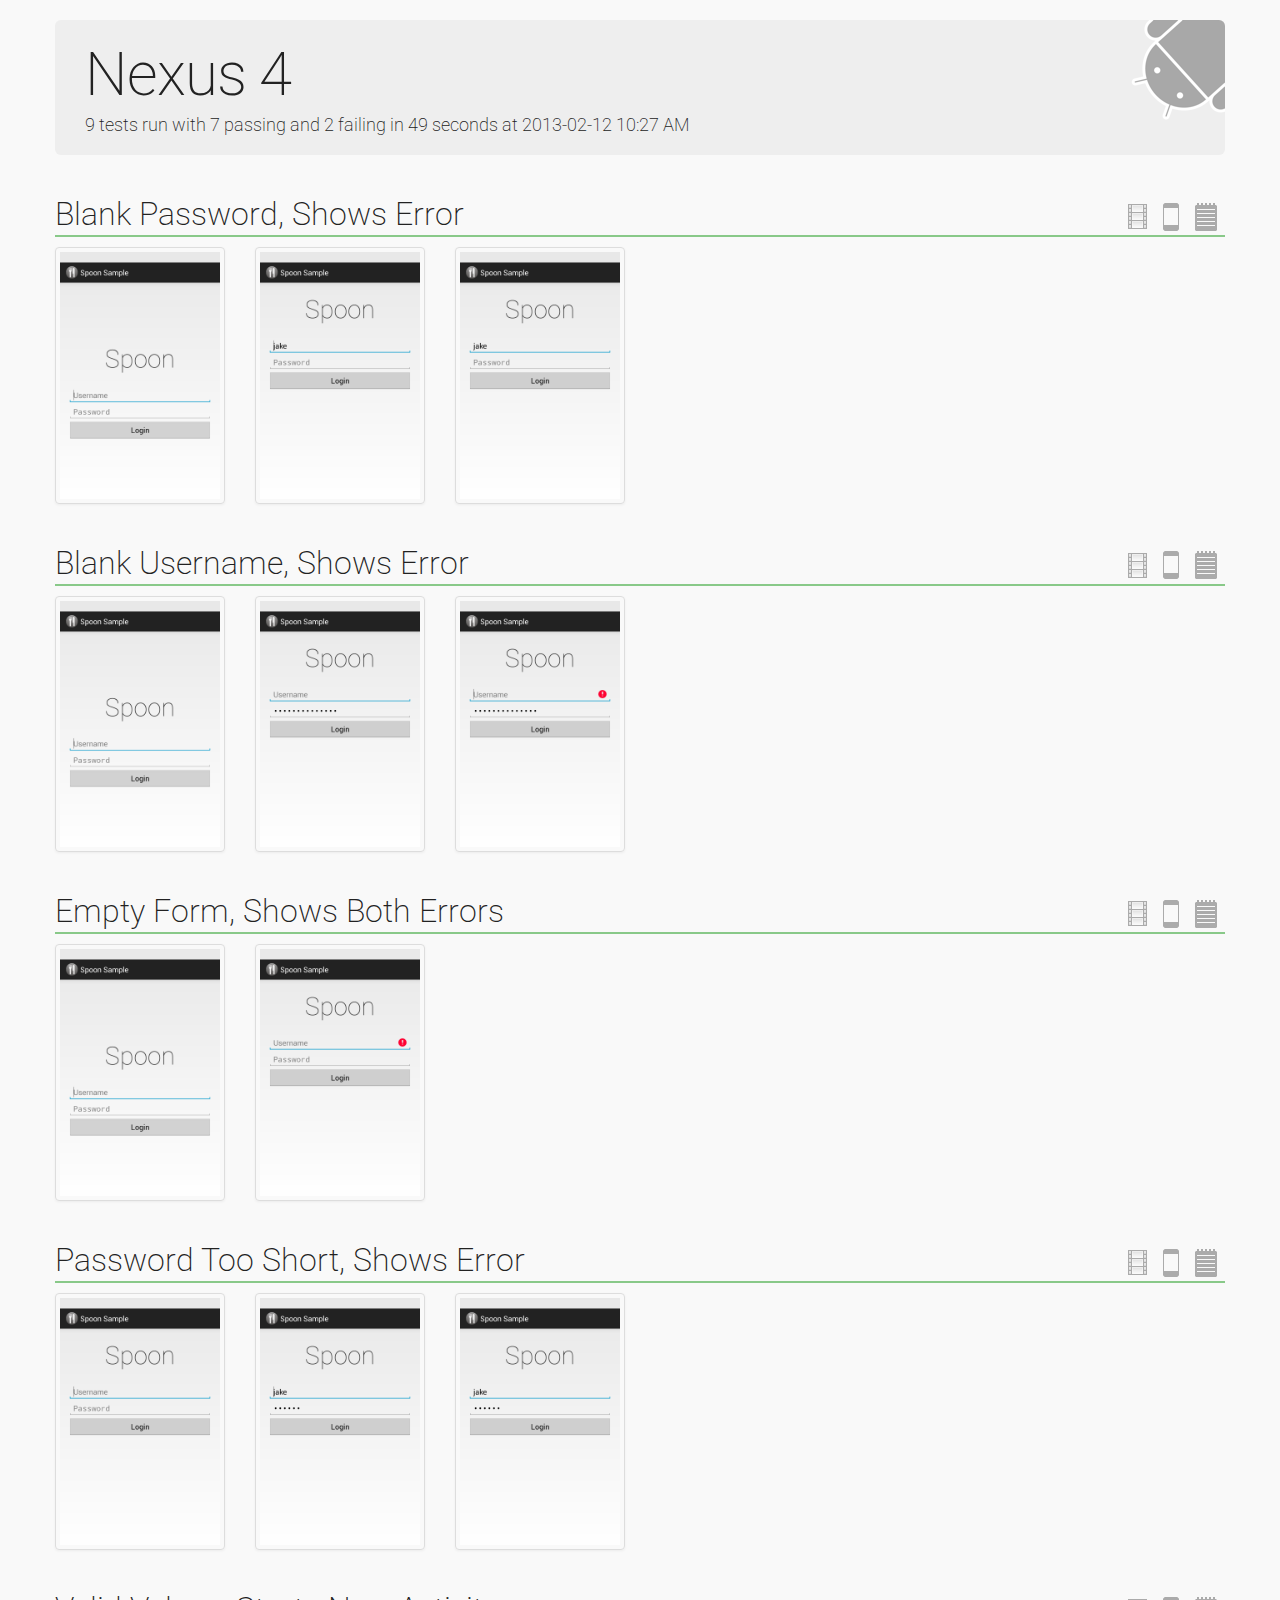
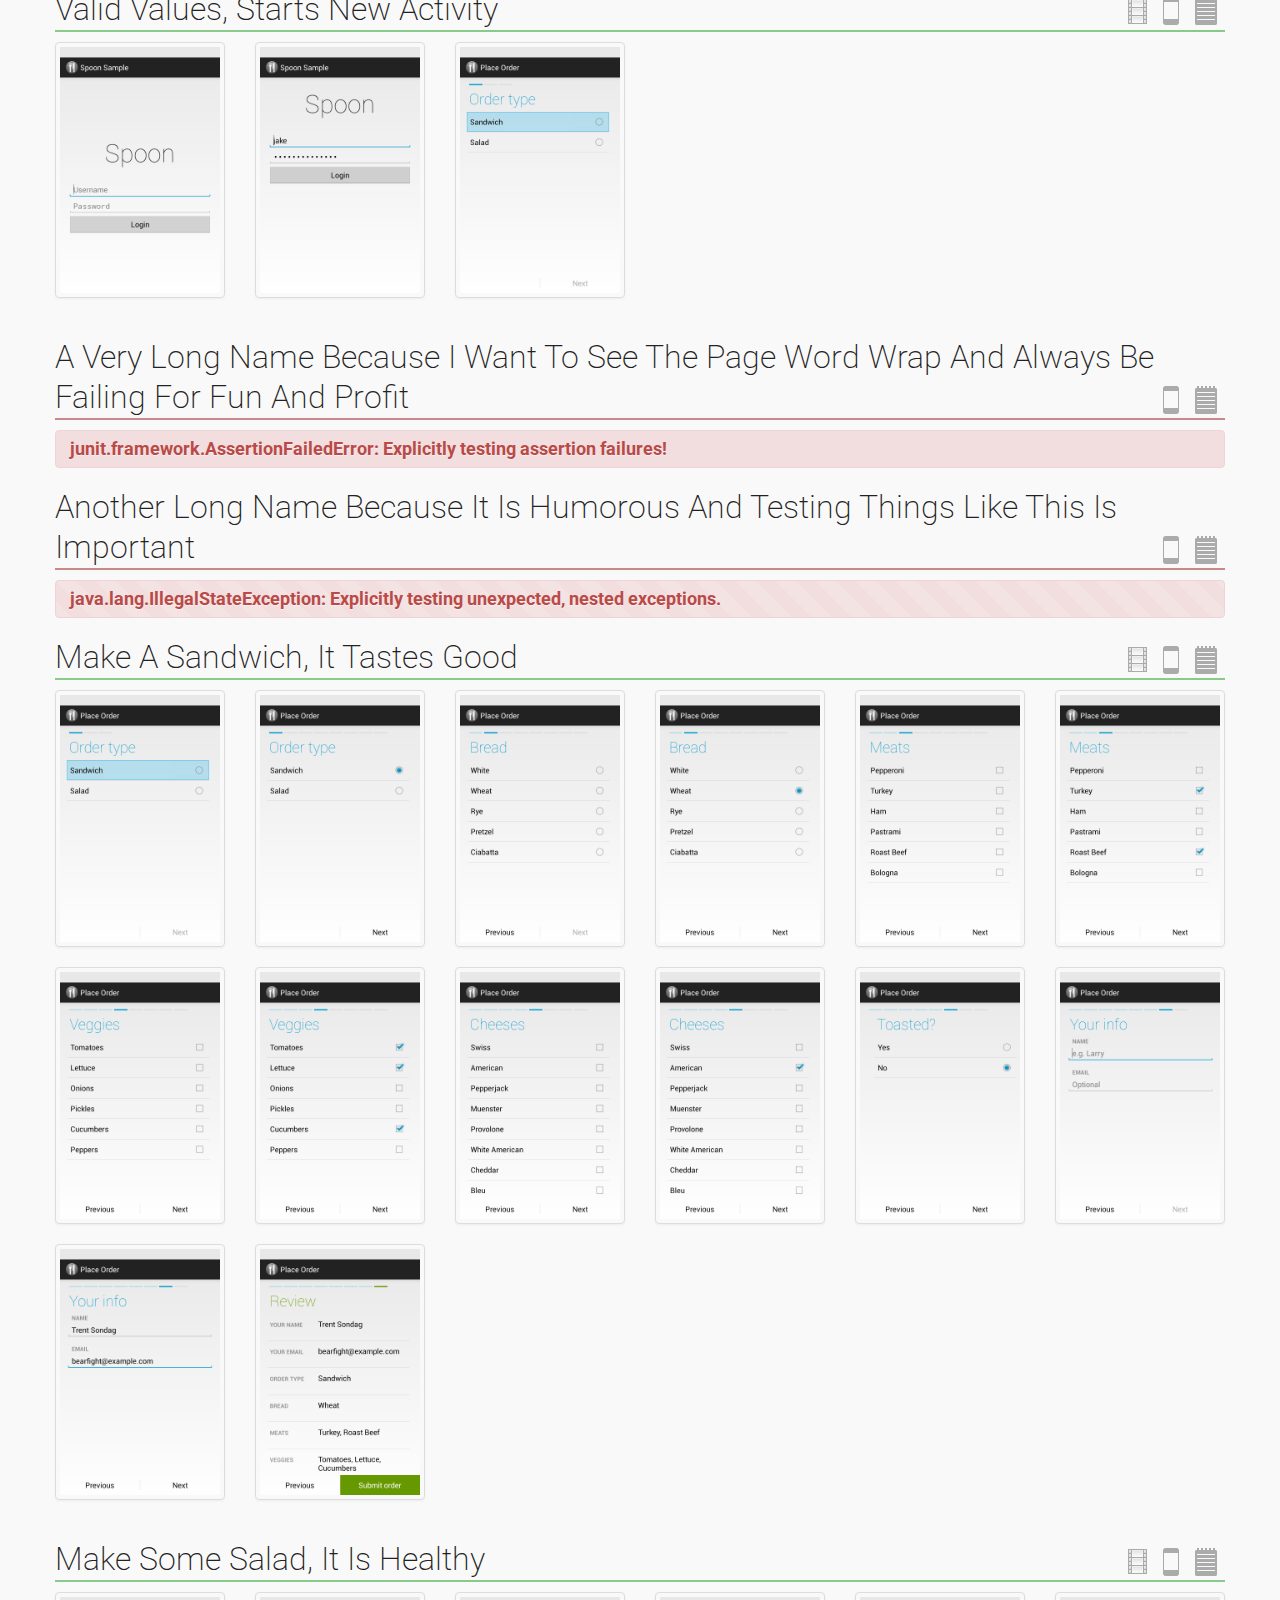
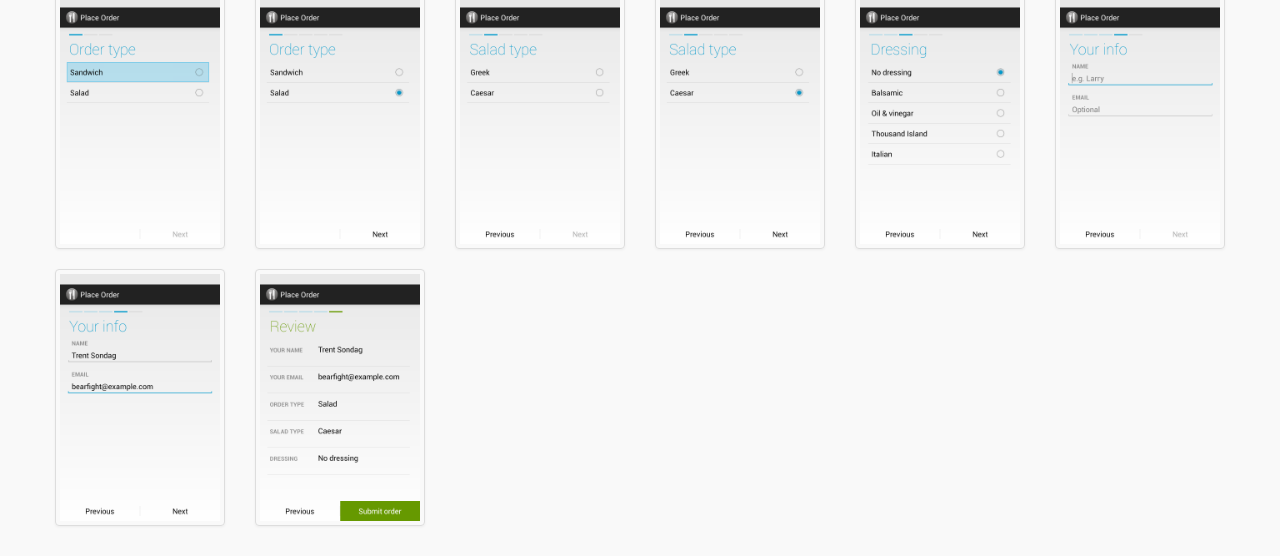
<file: website/sample/device/00498cad94cf304e.html>
<!DOCTYPE html>
<html>
    <head>
        <meta charset="utf-8">
        <meta name="viewport" content="width=device-width, initial-scale=1.0">
        <title>Nexus 4</title>
        <link href="http://fonts.googleapis.com/css?family=Roboto:regular,medium,thin,italic,mediumitalic,bold" rel="stylesheet">
        <link href="../static/bootstrap.min.css" rel="stylesheet">
        <link href="../static/bootstrap-responsive.min.css" rel="stylesheet">
        <link href="../static/spoon.css" rel="stylesheet">
        <script src="../static/jquery.min.js"></script>
        <script src="../static/bootstrap.min.js"></script>
        <meta name="description" content="9 tests run with 7 passing and 2 failing in 49 seconds at 2013-02-12 10:27 AM">
    </head>
    <body>
        <div class="container">
            <div class="hero-unit">
                <h1>Nexus 4</h1>
                <p>9 tests run with 7 passing and 2 failing in 49 seconds at 2013-02-12 10:27 AM</p>
            </div>
            <div class="row" id="com-example-spoon-ordering-tests-LoginActivityTest-testBlankPassword-ShowsError">
                <div class="span12">
                    <h2 class="test-result pass">
                        Blank Password, Shows Error <small>LoginActivityTest</small>
                        <!-- Icons modified from Glyphish Free. http://glyphish.com -->
                        <a href="../logs/00498cad94cf304e/com.example.spoon.ordering.tests.LoginActivityTest/testBlankPassword_ShowsError.html" title="View device log" class="pull-right icon">
                            <img src="../static/icon-log.png" alt="View device log">
                        </a>
                        <a href="../test/com.example.spoon.ordering.tests.LoginActivityTest/testBlankPassword_ShowsError.html" title="View on all devices" class="pull-right icon">
                            <img src="../static/icon-devices.png" alt="View on all devices">
                        </a>
                        <a href="../image/00498cad94cf304e/com.example.spoon.ordering.tests.LoginActivityTest/testBlankPassword_ShowsError.gif" title="View as animated GIF" class="pull-right icon">
                            <img src="../static/icon-animated.png" alt="View as animated GIF">
                        </a>
                    </h2>
                    <ul class="thumbnails">
                        <li class="span2">
                            <a href="../image/00498cad94cf304e/com.example.spoon.ordering.tests.LoginActivityTest/testBlankPassword_ShowsError/1360693669228_initial_state.png" class="thumbnail">
                                <img src="../image/00498cad94cf304e/com.example.spoon.ordering.tests.LoginActivityTest/testBlankPassword_ShowsError/1360693669228_initial_state.png" title="Initial State.png">
                            </a>
                        </li>
                        <li class="span2">
                            <a href="../image/00498cad94cf304e/com.example.spoon.ordering.tests.LoginActivityTest/testBlankPassword_ShowsError/1360693669994_username_entered.png" class="thumbnail">
                                <img src="../image/00498cad94cf304e/com.example.spoon.ordering.tests.LoginActivityTest/testBlankPassword_ShowsError/1360693669994_username_entered.png" title="Username Entered.png">
                            </a>
                        </li>
                        <li class="span2">
                            <a href="../image/00498cad94cf304e/com.example.spoon.ordering.tests.LoginActivityTest/testBlankPassword_ShowsError/1360693670567_login_clicked.png" class="thumbnail">
                                <img src="../image/00498cad94cf304e/com.example.spoon.ordering.tests.LoginActivityTest/testBlankPassword_ShowsError/1360693670567_login_clicked.png" title="Login Clicked.png">
                            </a>
                        </li>
                    </ul>
                </div>
            </div>
            <div class="row" id="com-example-spoon-ordering-tests-LoginActivityTest-testBlankUsername-ShowsError">
                <div class="span12">
                    <h2 class="test-result pass">
                        Blank Username, Shows Error <small>LoginActivityTest</small>
                        <!-- Icons modified from Glyphish Free. http://glyphish.com -->
                        <a href="../logs/00498cad94cf304e/com.example.spoon.ordering.tests.LoginActivityTest/testBlankUsername_ShowsError.html" title="View device log" class="pull-right icon">
                            <img src="../static/icon-log.png" alt="View device log">
                        </a>
                        <a href="../test/com.example.spoon.ordering.tests.LoginActivityTest/testBlankUsername_ShowsError.html" title="View on all devices" class="pull-right icon">
                            <img src="../static/icon-devices.png" alt="View on all devices">
                        </a>
                        <a href="../image/00498cad94cf304e/com.example.spoon.ordering.tests.LoginActivityTest/testBlankUsername_ShowsError.gif" title="View as animated GIF" class="pull-right icon">
                            <img src="../static/icon-animated.png" alt="View as animated GIF">
                        </a>
                    </h2>
                    <ul class="thumbnails">
                        <li class="span2">
                            <a href="../image/00498cad94cf304e/com.example.spoon.ordering.tests.LoginActivityTest/testBlankUsername_ShowsError/1360693671386_initial_state.png" class="thumbnail">
                                <img src="../image/00498cad94cf304e/com.example.spoon.ordering.tests.LoginActivityTest/testBlankUsername_ShowsError/1360693671386_initial_state.png" title="Initial State.png">
                            </a>
                        </li>
                        <li class="span2">
                            <a href="../image/00498cad94cf304e/com.example.spoon.ordering.tests.LoginActivityTest/testBlankUsername_ShowsError/1360693671924_password_entered.png" class="thumbnail">
                                <img src="../image/00498cad94cf304e/com.example.spoon.ordering.tests.LoginActivityTest/testBlankUsername_ShowsError/1360693671924_password_entered.png" title="Password Entered.png">
                            </a>
                        </li>
                        <li class="span2">
                            <a href="../image/00498cad94cf304e/com.example.spoon.ordering.tests.LoginActivityTest/testBlankUsername_ShowsError/1360693672550_login_clicked.png" class="thumbnail">
                                <img src="../image/00498cad94cf304e/com.example.spoon.ordering.tests.LoginActivityTest/testBlankUsername_ShowsError/1360693672550_login_clicked.png" title="Login Clicked.png">
                            </a>
                        </li>
                    </ul>
                </div>
            </div>
            <div class="row" id="com-example-spoon-ordering-tests-LoginActivityTest-testEmptyForm-ShowsBothErrors">
                <div class="span12">
                    <h2 class="test-result pass">
                        Empty Form, Shows Both Errors <small>LoginActivityTest</small>
                        <!-- Icons modified from Glyphish Free. http://glyphish.com -->
                        <a href="../logs/00498cad94cf304e/com.example.spoon.ordering.tests.LoginActivityTest/testEmptyForm_ShowsBothErrors.html" title="View device log" class="pull-right icon">
                            <img src="../static/icon-log.png" alt="View device log">
                        </a>
                        <a href="../test/com.example.spoon.ordering.tests.LoginActivityTest/testEmptyForm_ShowsBothErrors.html" title="View on all devices" class="pull-right icon">
                            <img src="../static/icon-devices.png" alt="View on all devices">
                        </a>
                        <a href="../image/00498cad94cf304e/com.example.spoon.ordering.tests.LoginActivityTest/testEmptyForm_ShowsBothErrors.gif" title="View as animated GIF" class="pull-right icon">
                            <img src="../static/icon-animated.png" alt="View as animated GIF">
                        </a>
                    </h2>
                    <ul class="thumbnails">
                        <li class="span2">
                            <a href="../image/00498cad94cf304e/com.example.spoon.ordering.tests.LoginActivityTest/testEmptyForm_ShowsBothErrors/1360693673461_initial_state.png" class="thumbnail">
                                <img src="../image/00498cad94cf304e/com.example.spoon.ordering.tests.LoginActivityTest/testEmptyForm_ShowsBothErrors/1360693673461_initial_state.png" title="Initial State.png">
                            </a>
                        </li>
                        <li class="span2">
                            <a href="../image/00498cad94cf304e/com.example.spoon.ordering.tests.LoginActivityTest/testEmptyForm_ShowsBothErrors/1360693674089_login_clicked.png" class="thumbnail">
                                <img src="../image/00498cad94cf304e/com.example.spoon.ordering.tests.LoginActivityTest/testEmptyForm_ShowsBothErrors/1360693674089_login_clicked.png" title="Login Clicked.png">
                            </a>
                        </li>
                    </ul>
                </div>
            </div>
            <div class="row" id="com-example-spoon-ordering-tests-LoginActivityTest-testPasswordTooShort-ShowsError">
                <div class="span12">
                    <h2 class="test-result pass">
                        Password Too Short, Shows Error <small>LoginActivityTest</small>
                        <!-- Icons modified from Glyphish Free. http://glyphish.com -->
                        <a href="../logs/00498cad94cf304e/com.example.spoon.ordering.tests.LoginActivityTest/testPasswordTooShort_ShowsError.html" title="View device log" class="pull-right icon">
                            <img src="../static/icon-log.png" alt="View device log">
                        </a>
                        <a href="../test/com.example.spoon.ordering.tests.LoginActivityTest/testPasswordTooShort_ShowsError.html" title="View on all devices" class="pull-right icon">
                            <img src="../static/icon-devices.png" alt="View on all devices">
                        </a>
                        <a href="../image/00498cad94cf304e/com.example.spoon.ordering.tests.LoginActivityTest/testPasswordTooShort_ShowsError.gif" title="View as animated GIF" class="pull-right icon">
                            <img src="../static/icon-animated.png" alt="View as animated GIF">
                        </a>
                    </h2>
                    <ul class="thumbnails">
                        <li class="span2">
                            <a href="../image/00498cad94cf304e/com.example.spoon.ordering.tests.LoginActivityTest/testPasswordTooShort_ShowsError/1360693674913_initial_state.png" class="thumbnail">
                                <img src="../image/00498cad94cf304e/com.example.spoon.ordering.tests.LoginActivityTest/testPasswordTooShort_ShowsError/1360693674913_initial_state.png" title="Initial State.png">
                            </a>
                        </li>
                        <li class="span2">
                            <a href="../image/00498cad94cf304e/com.example.spoon.ordering.tests.LoginActivityTest/testPasswordTooShort_ShowsError/1360693675439_values_entered.png" class="thumbnail">
                                <img src="../image/00498cad94cf304e/com.example.spoon.ordering.tests.LoginActivityTest/testPasswordTooShort_ShowsError/1360693675439_values_entered.png" title="Values Entered.png">
                            </a>
                        </li>
                        <li class="span2">
                            <a href="../image/00498cad94cf304e/com.example.spoon.ordering.tests.LoginActivityTest/testPasswordTooShort_ShowsError/1360693675986_login_clicked.png" class="thumbnail">
                                <img src="../image/00498cad94cf304e/com.example.spoon.ordering.tests.LoginActivityTest/testPasswordTooShort_ShowsError/1360693675986_login_clicked.png" title="Login Clicked.png">
                            </a>
                        </li>
                    </ul>
                </div>
            </div>
            <div class="row" id="com-example-spoon-ordering-tests-LoginActivityTest-testValidValues-StartsNewActivity">
                <div class="span12">
                    <h2 class="test-result pass">
                        Valid Values, Starts New Activity <small>LoginActivityTest</small>
                        <!-- Icons modified from Glyphish Free. http://glyphish.com -->
                        <a href="../logs/00498cad94cf304e/com.example.spoon.ordering.tests.LoginActivityTest/testValidValues_StartsNewActivity.html" title="View device log" class="pull-right icon">
                            <img src="../static/icon-log.png" alt="View device log">
                        </a>
                        <a href="../test/com.example.spoon.ordering.tests.LoginActivityTest/testValidValues_StartsNewActivity.html" title="View on all devices" class="pull-right icon">
                            <img src="../static/icon-devices.png" alt="View on all devices">
                        </a>
                        <a href="../image/00498cad94cf304e/com.example.spoon.ordering.tests.LoginActivityTest/testValidValues_StartsNewActivity.gif" title="View as animated GIF" class="pull-right icon">
                            <img src="../static/icon-animated.png" alt="View as animated GIF">
                        </a>
                    </h2>
                    <ul class="thumbnails">
                        <li class="span2">
                            <a href="../image/00498cad94cf304e/com.example.spoon.ordering.tests.LoginActivityTest/testValidValues_StartsNewActivity/1360693676834_initial_state.png" class="thumbnail">
                                <img src="../image/00498cad94cf304e/com.example.spoon.ordering.tests.LoginActivityTest/testValidValues_StartsNewActivity/1360693676834_initial_state.png" title="Initial State.png">
                            </a>
                        </li>
                        <li class="span2">
                            <a href="../image/00498cad94cf304e/com.example.spoon.ordering.tests.LoginActivityTest/testValidValues_StartsNewActivity/1360693677506_values_entered.png" class="thumbnail">
                                <img src="../image/00498cad94cf304e/com.example.spoon.ordering.tests.LoginActivityTest/testValidValues_StartsNewActivity/1360693677506_values_entered.png" title="Values Entered.png">
                            </a>
                        </li>
                        <li class="span2">
                            <a href="../image/00498cad94cf304e/com.example.spoon.ordering.tests.LoginActivityTest/testValidValues_StartsNewActivity/1360693678326_next_activity_shown.png" class="thumbnail">
                                <img src="../image/00498cad94cf304e/com.example.spoon.ordering.tests.LoginActivityTest/testValidValues_StartsNewActivity/1360693678326_next_activity_shown.png" title="Next Activity Shown.png">
                            </a>
                        </li>
                    </ul>
                </div>
            </div>
            <div class="row" id="com-example-spoon-ordering-tests-MiscellaneousTest-testAVeryLongNameBecauseIWantToSeeThePageWordWrapAndAlwaysBeFailingForFunAndProfit">
                <div class="span12">
                    <h2 class="test-result fail">
                        A Very Long Name Because I Want To See The Page Word Wrap And Always Be Failing For Fun And Profit <small>MiscellaneousTest</small>
                        <!-- Icons modified from Glyphish Free. http://glyphish.com -->
                        <a href="../logs/00498cad94cf304e/com.example.spoon.ordering.tests.MiscellaneousTest/testAVeryLongNameBecauseIWantToSeeThePageWordWrapAndAlwaysBeFailingForFunAndProfit.html" title="View device log" class="pull-right icon">
                            <img src="../static/icon-log.png" alt="View device log">
                        </a>
                        <a href="../test/com.example.spoon.ordering.tests.MiscellaneousTest/testAVeryLongNameBecauseIWantToSeeThePageWordWrapAndAlwaysBeFailingForFunAndProfit.html" title="View on all devices" class="pull-right icon">
                            <img src="../static/icon-devices.png" alt="View on all devices">
                        </a>
                    </h2>
                    <div class="alert alert-error stacktrace fail">
                        <h4 data-toggle="collapse" data-target="#stacktrace-12">junit.framework.AssertionFailedError: Explicitly testing assertion failures!</h4>
                        <div class="stacktrace-body collapse" id="stacktrace-12">
                            <div class="stacktrace-line">&nbsp;&nbsp;&nbsp;&nbsp;at com.example.spoon.ordering.tests.MiscellaneousTest.testAVeryLongNameBecauseIWantToSeeThePageWordWrapAndAlwaysBeFailingForFunAndProfit(MiscellaneousTest.java:7)</div>
                            <div class="stacktrace-line">&nbsp;&nbsp;&nbsp;&nbsp;at java.lang.reflect.Method.invokeNative(Native Method)</div>
                            <div class="stacktrace-line">&nbsp;&nbsp;&nbsp;&nbsp;at android.test.InstrumentationTestCase.runMethod(InstrumentationTestCase.java:214)</div>
                            <div class="stacktrace-line">&nbsp;&nbsp;&nbsp;&nbsp;at android.test.InstrumentationTestCase.runTest(InstrumentationTestCase.java:199)</div>
                            <div class="stacktrace-line">&nbsp;&nbsp;&nbsp;&nbsp;at android.test.AndroidTestRunner.runTest(AndroidTestRunner.java:190)</div>
                            <div class="stacktrace-line">&nbsp;&nbsp;&nbsp;&nbsp;at android.test.AndroidTestRunner.runTest(AndroidTestRunner.java:175)</div>
                            <div class="stacktrace-line">&nbsp;&nbsp;&nbsp;&nbsp;at android.test.InstrumentationTestRunner.onStart(InstrumentationTestRunner.java:555)</div>
                            <div class="stacktrace-line">&nbsp;&nbsp;&nbsp;&nbsp;at com.example.spoon.ordering.tests.SpoonInstrumentationTestRunner.onStart(SpoonInstrumentationTestRunner.java:36)</div>
                            <div class="stacktrace-line">&nbsp;&nbsp;&nbsp;&nbsp;at android.app.Instrumentation$InstrumentationThread.run(Instrumentation.java:1661)</div>
                        </div>
                    </div>
                </div>
            </div>
            <div class="row" id="com-example-spoon-ordering-tests-MiscellaneousTest-testAnotherLongNameBecauseItIsHumorousAndTestingThingsLikeThisIsImportant">
                <div class="span12">
                    <h2 class="test-result error">
                        Another Long Name Because It Is Humorous And Testing Things Like This Is Important <small>MiscellaneousTest</small>
                        <!-- Icons modified from Glyphish Free. http://glyphish.com -->
                        <a href="../logs/00498cad94cf304e/com.example.spoon.ordering.tests.MiscellaneousTest/testAnotherLongNameBecauseItIsHumorousAndTestingThingsLikeThisIsImportant.html" title="View device log" class="pull-right icon">
                            <img src="../static/icon-log.png" alt="View device log">
                        </a>
                        <a href="../test/com.example.spoon.ordering.tests.MiscellaneousTest/testAnotherLongNameBecauseItIsHumorousAndTestingThingsLikeThisIsImportant.html" title="View on all devices" class="pull-right icon">
                            <img src="../static/icon-devices.png" alt="View on all devices">
                        </a>
                    </h2>
                    <div class="alert alert-error stacktrace error">
                        <h4 data-toggle="collapse" data-target="#stacktrace-13">java.lang.IllegalStateException: Explicitly testing unexpected, nested exceptions.</h4>
                        <div class="stacktrace-body collapse" id="stacktrace-13">
                            <div class="stacktrace-line">&nbsp;&nbsp;&nbsp;&nbsp;at com.example.spoon.ordering.tests.MiscellaneousTest.testAnotherLongNameBecauseItIsHumorousAndTestingThingsLikeThisIsImportant(MiscellaneousTest.java:14)</div>
                            <div class="stacktrace-line">&nbsp;&nbsp;&nbsp;&nbsp;at java.lang.reflect.Method.invokeNative(Native Method)</div>
                            <div class="stacktrace-line">&nbsp;&nbsp;&nbsp;&nbsp;at android.test.InstrumentationTestCase.runMethod(InstrumentationTestCase.java:214)</div>
                            <div class="stacktrace-line">&nbsp;&nbsp;&nbsp;&nbsp;at android.test.InstrumentationTestCase.runTest(InstrumentationTestCase.java:199)</div>
                            <div class="stacktrace-line">&nbsp;&nbsp;&nbsp;&nbsp;at android.test.AndroidTestRunner.runTest(AndroidTestRunner.java:190)</div>
                            <div class="stacktrace-line">&nbsp;&nbsp;&nbsp;&nbsp;at android.test.AndroidTestRunner.runTest(AndroidTestRunner.java:175)</div>
                            <div class="stacktrace-line">&nbsp;&nbsp;&nbsp;&nbsp;at android.test.InstrumentationTestRunner.onStart(InstrumentationTestRunner.java:555)</div>
                            <div class="stacktrace-line">&nbsp;&nbsp;&nbsp;&nbsp;at com.example.spoon.ordering.tests.SpoonInstrumentationTestRunner.onStart(SpoonInstrumentationTestRunner.java:36)</div>
                            <div class="stacktrace-line">&nbsp;&nbsp;&nbsp;&nbsp;at android.app.Instrumentation$InstrumentationThread.run(Instrumentation.java:1661)</div>
                            <div class="stacktrace-line">Caused by: java.lang.RuntimeException: Messages can have...<br/>...newlines.</div>
                        </div>
                    </div>
                </div>
            </div>
            <div class="row" id="com-example-spoon-ordering-tests-OrderActivityTest-testMakeASandwich-ItTastesGood">
                <div class="span12">
                    <h2 class="test-result pass">
                        Make A Sandwich, It Tastes Good <small>OrderActivityTest</small>
                        <!-- Icons modified from Glyphish Free. http://glyphish.com -->
                        <a href="../logs/00498cad94cf304e/com.example.spoon.ordering.tests.OrderActivityTest/testMakeASandwich_ItTastesGood.html" title="View device log" class="pull-right icon">
                            <img src="../static/icon-log.png" alt="View device log">
                        </a>
                        <a href="../test/com.example.spoon.ordering.tests.OrderActivityTest/testMakeASandwich_ItTastesGood.html" title="View on all devices" class="pull-right icon">
                            <img src="../static/icon-devices.png" alt="View on all devices">
                        </a>
                        <a href="../image/00498cad94cf304e/com.example.spoon.ordering.tests.OrderActivityTest/testMakeASandwich_ItTastesGood.gif" title="View as animated GIF" class="pull-right icon">
                            <img src="../static/icon-animated.png" alt="View as animated GIF">
                        </a>
                    </h2>
                    <ul class="thumbnails">
                        <li class="span2">
                            <a href="../image/00498cad94cf304e/com.example.spoon.ordering.tests.OrderActivityTest/testMakeASandwich_ItTastesGood/1360693680508_initial_state.png" class="thumbnail">
                                <img src="../image/00498cad94cf304e/com.example.spoon.ordering.tests.OrderActivityTest/testMakeASandwich_ItTastesGood/1360693680508_initial_state.png" title="Initial State.png">
                            </a>
                        </li>
                        <li class="span2">
                            <a href="../image/00498cad94cf304e/com.example.spoon.ordering.tests.OrderActivityTest/testMakeASandwich_ItTastesGood/1360693682216_selected_sandwich.png" class="thumbnail">
                                <img src="../image/00498cad94cf304e/com.example.spoon.ordering.tests.OrderActivityTest/testMakeASandwich_ItTastesGood/1360693682216_selected_sandwich.png" title="Selected Sandwich.png">
                            </a>
                        </li>
                        <li class="span2">
                            <a href="../image/00498cad94cf304e/com.example.spoon.ordering.tests.OrderActivityTest/testMakeASandwich_ItTastesGood/1360693683361_bread.png" class="thumbnail">
                                <img src="../image/00498cad94cf304e/com.example.spoon.ordering.tests.OrderActivityTest/testMakeASandwich_ItTastesGood/1360693683361_bread.png" title="Bread.png">
                            </a>
                        </li>
                        <li class="span2">
                            <a href="../image/00498cad94cf304e/com.example.spoon.ordering.tests.OrderActivityTest/testMakeASandwich_ItTastesGood/1360693685014_selected_bread.png" class="thumbnail">
                                <img src="../image/00498cad94cf304e/com.example.spoon.ordering.tests.OrderActivityTest/testMakeASandwich_ItTastesGood/1360693685014_selected_bread.png" title="Selected Bread.png">
                            </a>
                        </li>
                        <li class="span2">
                            <a href="../image/00498cad94cf304e/com.example.spoon.ordering.tests.OrderActivityTest/testMakeASandwich_ItTastesGood/1360693686200_meats.png" class="thumbnail">
                                <img src="../image/00498cad94cf304e/com.example.spoon.ordering.tests.OrderActivityTest/testMakeASandwich_ItTastesGood/1360693686200_meats.png" title="Meats.png">
                            </a>
                        </li>
                        <li class="span2">
                            <a href="../image/00498cad94cf304e/com.example.spoon.ordering.tests.OrderActivityTest/testMakeASandwich_ItTastesGood/1360693689014_selected_meats.png" class="thumbnail">
                                <img src="../image/00498cad94cf304e/com.example.spoon.ordering.tests.OrderActivityTest/testMakeASandwich_ItTastesGood/1360693689014_selected_meats.png" title="Selected Meats.png">
                            </a>
                        </li>
                        <li class="span2">
                            <a href="../image/00498cad94cf304e/com.example.spoon.ordering.tests.OrderActivityTest/testMakeASandwich_ItTastesGood/1360693690201_veggies.png" class="thumbnail">
                                <img src="../image/00498cad94cf304e/com.example.spoon.ordering.tests.OrderActivityTest/testMakeASandwich_ItTastesGood/1360693690201_veggies.png" title="Veggies.png">
                            </a>
                        </li>
                        <li class="span2">
                            <a href="../image/00498cad94cf304e/com.example.spoon.ordering.tests.OrderActivityTest/testMakeASandwich_ItTastesGood/1360693694163_selected_veggies.png" class="thumbnail">
                                <img src="../image/00498cad94cf304e/com.example.spoon.ordering.tests.OrderActivityTest/testMakeASandwich_ItTastesGood/1360693694163_selected_veggies.png" title="Selected Veggies.png">
                            </a>
                        </li>
                        <li class="span2">
                            <a href="../image/00498cad94cf304e/com.example.spoon.ordering.tests.OrderActivityTest/testMakeASandwich_ItTastesGood/1360693695325_cheeses.png" class="thumbnail">
                                <img src="../image/00498cad94cf304e/com.example.spoon.ordering.tests.OrderActivityTest/testMakeASandwich_ItTastesGood/1360693695325_cheeses.png" title="Cheeses.png">
                            </a>
                        </li>
                        <li class="span2">
                            <a href="../image/00498cad94cf304e/com.example.spoon.ordering.tests.OrderActivityTest/testMakeASandwich_ItTastesGood/1360693697000_selected_cheeses.png" class="thumbnail">
                                <img src="../image/00498cad94cf304e/com.example.spoon.ordering.tests.OrderActivityTest/testMakeASandwich_ItTastesGood/1360693697000_selected_cheeses.png" title="Selected Cheeses.png">
                            </a>
                        </li>
                        <li class="span2">
                            <a href="../image/00498cad94cf304e/com.example.spoon.ordering.tests.OrderActivityTest/testMakeASandwich_ItTastesGood/1360693698144_toasted.png" class="thumbnail">
                                <img src="../image/00498cad94cf304e/com.example.spoon.ordering.tests.OrderActivityTest/testMakeASandwich_ItTastesGood/1360693698144_toasted.png" title="Toasted.png">
                            </a>
                        </li>
                        <li class="span2">
                            <a href="../image/00498cad94cf304e/com.example.spoon.ordering.tests.OrderActivityTest/testMakeASandwich_ItTastesGood/1360693700275_your_info.png" class="thumbnail">
                                <img src="../image/00498cad94cf304e/com.example.spoon.ordering.tests.OrderActivityTest/testMakeASandwich_ItTastesGood/1360693700275_your_info.png" title="Your Info.png">
                            </a>
                        </li>
                        <li class="span2">
                            <a href="../image/00498cad94cf304e/com.example.spoon.ordering.tests.OrderActivityTest/testMakeASandwich_ItTastesGood/1360693702765_completed_your_info.png" class="thumbnail">
                                <img src="../image/00498cad94cf304e/com.example.spoon.ordering.tests.OrderActivityTest/testMakeASandwich_ItTastesGood/1360693702765_completed_your_info.png" title="Completed Your Info.png">
                            </a>
                        </li>
                        <li class="span2">
                            <a href="../image/00498cad94cf304e/com.example.spoon.ordering.tests.OrderActivityTest/testMakeASandwich_ItTastesGood/1360693703912_review.png" class="thumbnail">
                                <img src="../image/00498cad94cf304e/com.example.spoon.ordering.tests.OrderActivityTest/testMakeASandwich_ItTastesGood/1360693703912_review.png" title="Review.png">
                            </a>
                        </li>
                    </ul>
                </div>
            </div>
            <div class="row" id="com-example-spoon-ordering-tests-OrderActivityTest-testMakeSomeSalad-ItIsHealthy">
                <div class="span12">
                    <h2 class="test-result pass">
                        Make Some Salad, It Is Healthy <small>OrderActivityTest</small>
                        <!-- Icons modified from Glyphish Free. http://glyphish.com -->
                        <a href="../logs/00498cad94cf304e/com.example.spoon.ordering.tests.OrderActivityTest/testMakeSomeSalad_ItIsHealthy.html" title="View device log" class="pull-right icon">
                            <img src="../static/icon-log.png" alt="View device log">
                        </a>
                        <a href="../test/com.example.spoon.ordering.tests.OrderActivityTest/testMakeSomeSalad_ItIsHealthy.html" title="View on all devices" class="pull-right icon">
                            <img src="../static/icon-devices.png" alt="View on all devices">
                        </a>
                        <a href="../image/00498cad94cf304e/com.example.spoon.ordering.tests.OrderActivityTest/testMakeSomeSalad_ItIsHealthy.gif" title="View as animated GIF" class="pull-right icon">
                            <img src="../static/icon-animated.png" alt="View as animated GIF">
                        </a>
                    </h2>
                    <ul class="thumbnails">
                        <li class="span2">
                            <a href="../image/00498cad94cf304e/com.example.spoon.ordering.tests.OrderActivityTest/testMakeSomeSalad_ItIsHealthy/1360693705714_initial_state.png" class="thumbnail">
                                <img src="../image/00498cad94cf304e/com.example.spoon.ordering.tests.OrderActivityTest/testMakeSomeSalad_ItIsHealthy/1360693705714_initial_state.png" title="Initial State.png">
                            </a>
                        </li>
                        <li class="span2">
                            <a href="../image/00498cad94cf304e/com.example.spoon.ordering.tests.OrderActivityTest/testMakeSomeSalad_ItIsHealthy/1360693707404_selected_salad.png" class="thumbnail">
                                <img src="../image/00498cad94cf304e/com.example.spoon.ordering.tests.OrderActivityTest/testMakeSomeSalad_ItIsHealthy/1360693707404_selected_salad.png" title="Selected Salad.png">
                            </a>
                        </li>
                        <li class="span2">
                            <a href="../image/00498cad94cf304e/com.example.spoon.ordering.tests.OrderActivityTest/testMakeSomeSalad_ItIsHealthy/1360693708552_salad_type.png" class="thumbnail">
                                <img src="../image/00498cad94cf304e/com.example.spoon.ordering.tests.OrderActivityTest/testMakeSomeSalad_ItIsHealthy/1360693708552_salad_type.png" title="Salad Type.png">
                            </a>
                        </li>
                        <li class="span2">
                            <a href="../image/00498cad94cf304e/com.example.spoon.ordering.tests.OrderActivityTest/testMakeSomeSalad_ItIsHealthy/1360693710228_selected_salad_type.png" class="thumbnail">
                                <img src="../image/00498cad94cf304e/com.example.spoon.ordering.tests.OrderActivityTest/testMakeSomeSalad_ItIsHealthy/1360693710228_selected_salad_type.png" title="Selected Salad Type.png">
                            </a>
                        </li>
                        <li class="span2">
                            <a href="../image/00498cad94cf304e/com.example.spoon.ordering.tests.OrderActivityTest/testMakeSomeSalad_ItIsHealthy/1360693711409_dressing.png" class="thumbnail">
                                <img src="../image/00498cad94cf304e/com.example.spoon.ordering.tests.OrderActivityTest/testMakeSomeSalad_ItIsHealthy/1360693711409_dressing.png" title="Dressing.png">
                            </a>
                        </li>
                        <li class="span2">
                            <a href="../image/00498cad94cf304e/com.example.spoon.ordering.tests.OrderActivityTest/testMakeSomeSalad_ItIsHealthy/1360693713658_your_info.png" class="thumbnail">
                                <img src="../image/00498cad94cf304e/com.example.spoon.ordering.tests.OrderActivityTest/testMakeSomeSalad_ItIsHealthy/1360693713658_your_info.png" title="Your Info.png">
                            </a>
                        </li>
                        <li class="span2">
                            <a href="../image/00498cad94cf304e/com.example.spoon.ordering.tests.OrderActivityTest/testMakeSomeSalad_ItIsHealthy/1360693716152_completed_your_info.png" class="thumbnail">
                                <img src="../image/00498cad94cf304e/com.example.spoon.ordering.tests.OrderActivityTest/testMakeSomeSalad_ItIsHealthy/1360693716152_completed_your_info.png" title="Completed Your Info.png">
                            </a>
                        </li>
                        <li class="span2">
                            <a href="../image/00498cad94cf304e/com.example.spoon.ordering.tests.OrderActivityTest/testMakeSomeSalad_ItIsHealthy/1360693717293_review.png" class="thumbnail">
                                <img src="../image/00498cad94cf304e/com.example.spoon.ordering.tests.OrderActivityTest/testMakeSomeSalad_ItIsHealthy/1360693717293_review.png" title="Review.png">
                            </a>
                        </li>
                    </ul>
                </div>
            </div>
        </div>
        <script type="text/javascript">
            $('.icon').tooltip({
                container: 'body'
            });
        </script>
    </body>
</html>
</file>
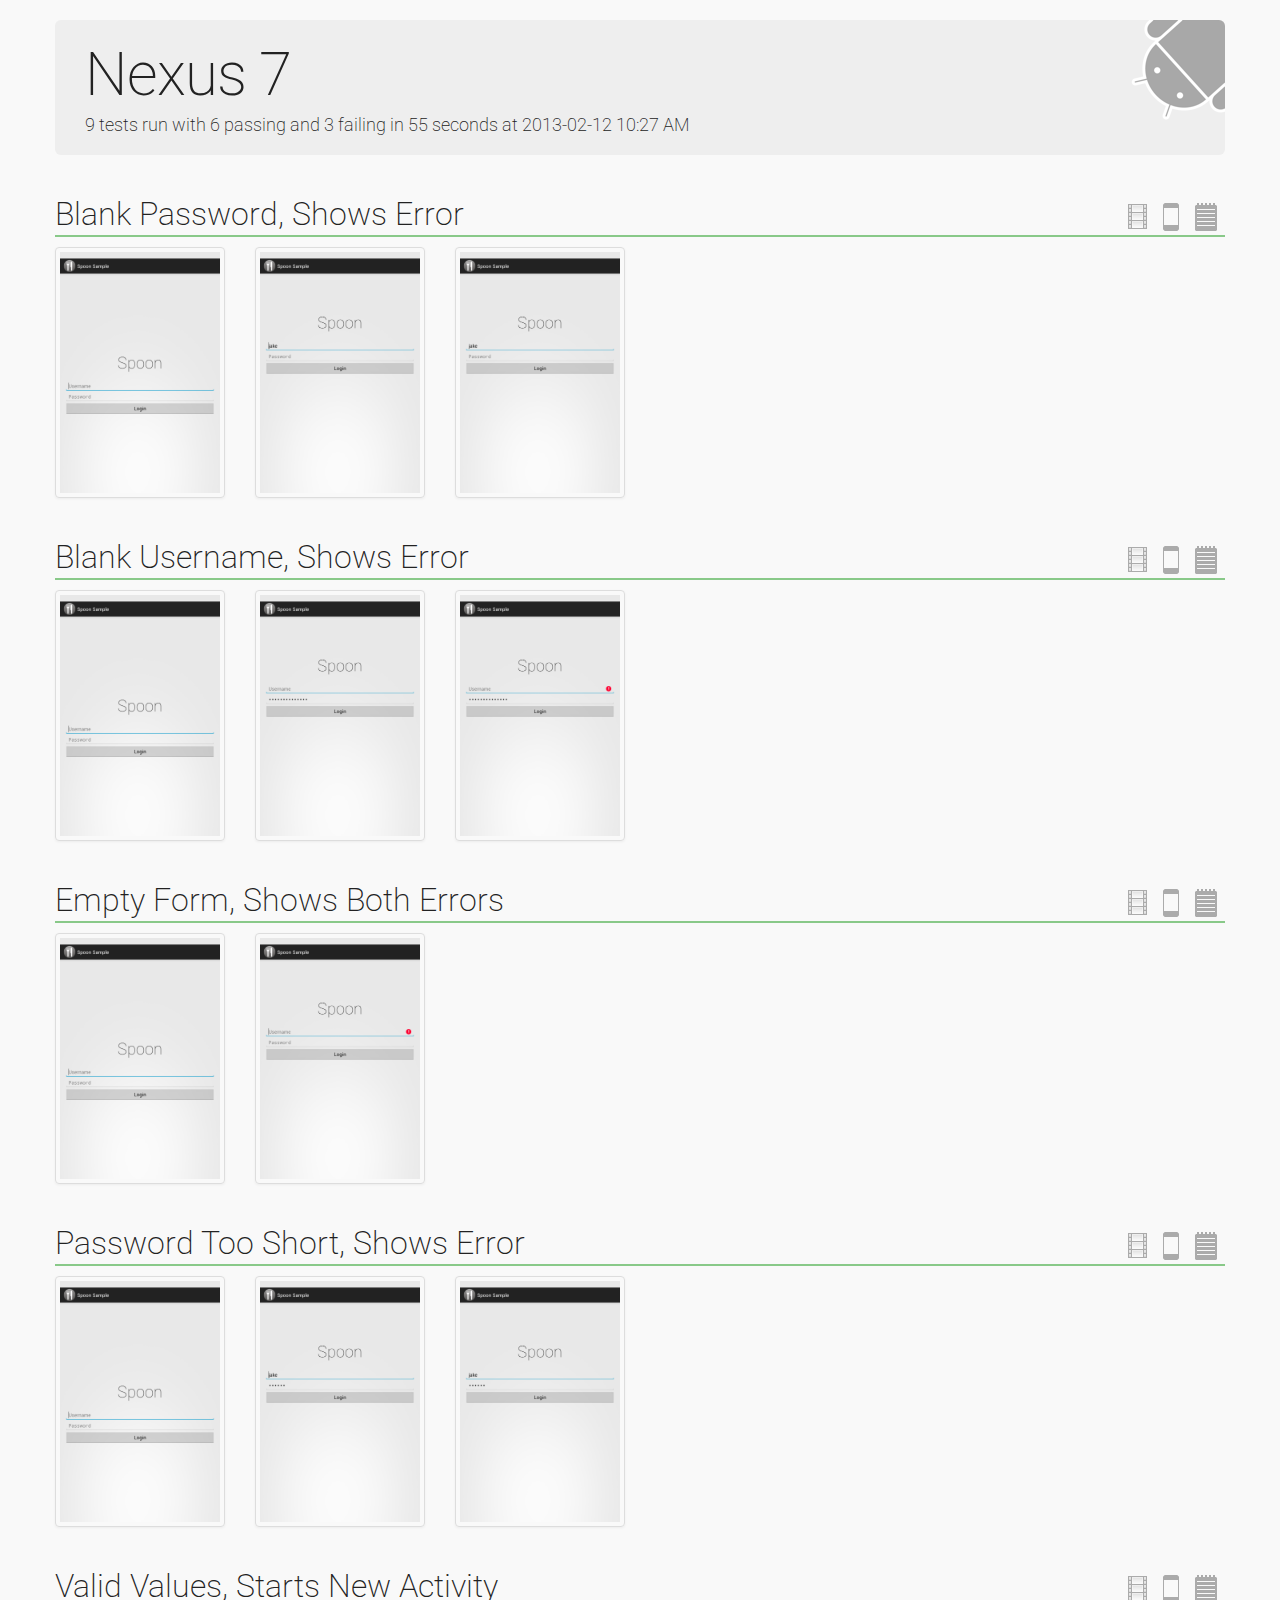
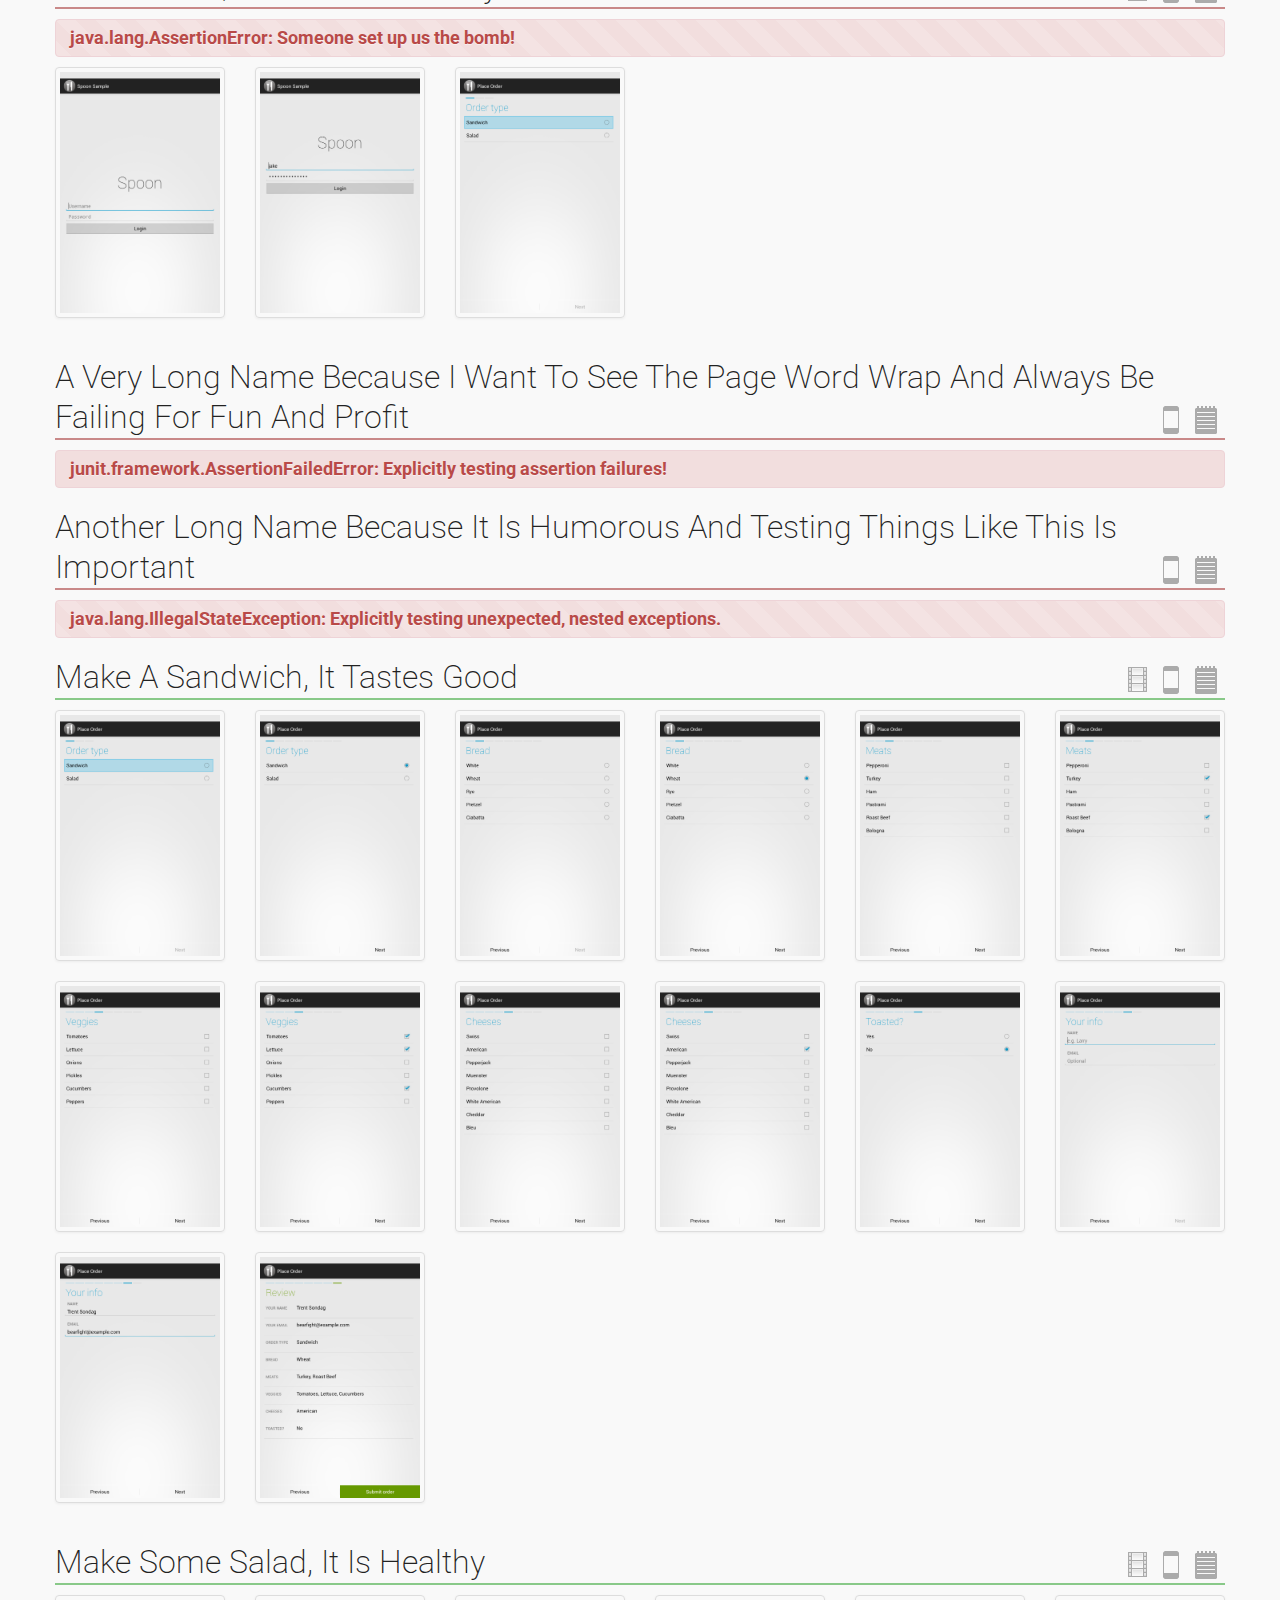
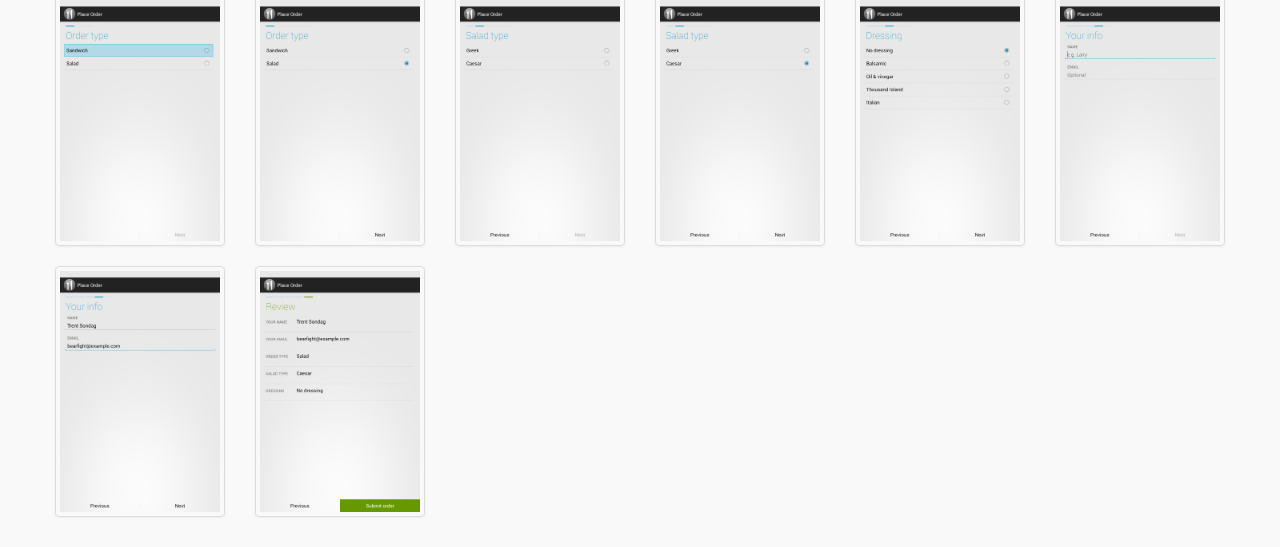
<file: website/sample/device/015d2109a854000a.html>
<!DOCTYPE html>
<html>
    <head>
        <meta charset="utf-8">
        <meta name="viewport" content="width=device-width, initial-scale=1.0">
        <title>Nexus 7</title>
        <link href="http://fonts.googleapis.com/css?family=Roboto:regular,medium,thin,italic,mediumitalic,bold" rel="stylesheet">
        <link href="../static/bootstrap.min.css" rel="stylesheet">
        <link href="../static/bootstrap-responsive.min.css" rel="stylesheet">
        <link href="../static/spoon.css" rel="stylesheet">
        <script src="../static/jquery.min.js"></script>
        <script src="../static/bootstrap.min.js"></script>
        <meta name="description" content="9 tests run with 6 passing and 3 failing in 55 seconds at 2013-02-12 10:27 AM">
    </head>
    <body>
        <div class="container">
            <div class="hero-unit">
                <h1>Nexus 7</h1>
                <p>9 tests run with 6 passing and 3 failing in 55 seconds at 2013-02-12 10:27 AM</p>
            </div>
            <div class="row" id="com-example-spoon-ordering-tests-LoginActivityTest-testBlankPassword-ShowsError">
                <div class="span12">
                    <h2 class="test-result pass">
                        Blank Password, Shows Error <small>LoginActivityTest</small>
                        <!-- Icons modified from Glyphish Free. http://glyphish.com -->
                        <a href="../logs/015d2109a854000a/com.example.spoon.ordering.tests.LoginActivityTest/testBlankPassword_ShowsError.html" title="View device log" class="pull-right icon">
                            <img src="../static/icon-log.png" alt="View device log">
                        </a>
                        <a href="../test/com.example.spoon.ordering.tests.LoginActivityTest/testBlankPassword_ShowsError.html" title="View on all devices" class="pull-right icon">
                            <img src="../static/icon-devices.png" alt="View on all devices">
                        </a>
                        <a href="../image/015d2109a854000a/com.example.spoon.ordering.tests.LoginActivityTest/testBlankPassword_ShowsError.gif" title="View as animated GIF" class="pull-right icon">
                            <img src="../static/icon-animated.png" alt="View as animated GIF">
                        </a>
                    </h2>
                    <ul class="thumbnails">
                        <li class="span2">
                            <a href="../image/015d2109a854000a/com.example.spoon.ordering.tests.LoginActivityTest/testBlankPassword_ShowsError/1360693662591_initial_state.png" class="thumbnail">
                                <img src="../image/015d2109a854000a/com.example.spoon.ordering.tests.LoginActivityTest/testBlankPassword_ShowsError/1360693662591_initial_state.png" title="Initial State.png">
                            </a>
                        </li>
                        <li class="span2">
                            <a href="../image/015d2109a854000a/com.example.spoon.ordering.tests.LoginActivityTest/testBlankPassword_ShowsError/1360693663418_username_entered.png" class="thumbnail">
                                <img src="../image/015d2109a854000a/com.example.spoon.ordering.tests.LoginActivityTest/testBlankPassword_ShowsError/1360693663418_username_entered.png" title="Username Entered.png">
                            </a>
                        </li>
                        <li class="span2">
                            <a href="../image/015d2109a854000a/com.example.spoon.ordering.tests.LoginActivityTest/testBlankPassword_ShowsError/1360693664133_login_clicked.png" class="thumbnail">
                                <img src="../image/015d2109a854000a/com.example.spoon.ordering.tests.LoginActivityTest/testBlankPassword_ShowsError/1360693664133_login_clicked.png" title="Login Clicked.png">
                            </a>
                        </li>
                    </ul>
                </div>
            </div>
            <div class="row" id="com-example-spoon-ordering-tests-LoginActivityTest-testBlankUsername-ShowsError">
                <div class="span12">
                    <h2 class="test-result pass">
                        Blank Username, Shows Error <small>LoginActivityTest</small>
                        <!-- Icons modified from Glyphish Free. http://glyphish.com -->
                        <a href="../logs/015d2109a854000a/com.example.spoon.ordering.tests.LoginActivityTest/testBlankUsername_ShowsError.html" title="View device log" class="pull-right icon">
                            <img src="../static/icon-log.png" alt="View device log">
                        </a>
                        <a href="../test/com.example.spoon.ordering.tests.LoginActivityTest/testBlankUsername_ShowsError.html" title="View on all devices" class="pull-right icon">
                            <img src="../static/icon-devices.png" alt="View on all devices">
                        </a>
                        <a href="../image/015d2109a854000a/com.example.spoon.ordering.tests.LoginActivityTest/testBlankUsername_ShowsError.gif" title="View as animated GIF" class="pull-right icon">
                            <img src="../static/icon-animated.png" alt="View as animated GIF">
                        </a>
                    </h2>
                    <ul class="thumbnails">
                        <li class="span2">
                            <a href="../image/015d2109a854000a/com.example.spoon.ordering.tests.LoginActivityTest/testBlankUsername_ShowsError/1360693665253_initial_state.png" class="thumbnail">
                                <img src="../image/015d2109a854000a/com.example.spoon.ordering.tests.LoginActivityTest/testBlankUsername_ShowsError/1360693665253_initial_state.png" title="Initial State.png">
                            </a>
                        </li>
                        <li class="span2">
                            <a href="../image/015d2109a854000a/com.example.spoon.ordering.tests.LoginActivityTest/testBlankUsername_ShowsError/1360693666103_password_entered.png" class="thumbnail">
                                <img src="../image/015d2109a854000a/com.example.spoon.ordering.tests.LoginActivityTest/testBlankUsername_ShowsError/1360693666103_password_entered.png" title="Password Entered.png">
                            </a>
                        </li>
                        <li class="span2">
                            <a href="../image/015d2109a854000a/com.example.spoon.ordering.tests.LoginActivityTest/testBlankUsername_ShowsError/1360693666887_login_clicked.png" class="thumbnail">
                                <img src="../image/015d2109a854000a/com.example.spoon.ordering.tests.LoginActivityTest/testBlankUsername_ShowsError/1360693666887_login_clicked.png" title="Login Clicked.png">
                            </a>
                        </li>
                    </ul>
                </div>
            </div>
            <div class="row" id="com-example-spoon-ordering-tests-LoginActivityTest-testEmptyForm-ShowsBothErrors">
                <div class="span12">
                    <h2 class="test-result pass">
                        Empty Form, Shows Both Errors <small>LoginActivityTest</small>
                        <!-- Icons modified from Glyphish Free. http://glyphish.com -->
                        <a href="../logs/015d2109a854000a/com.example.spoon.ordering.tests.LoginActivityTest/testEmptyForm_ShowsBothErrors.html" title="View device log" class="pull-right icon">
                            <img src="../static/icon-log.png" alt="View device log">
                        </a>
                        <a href="../test/com.example.spoon.ordering.tests.LoginActivityTest/testEmptyForm_ShowsBothErrors.html" title="View on all devices" class="pull-right icon">
                            <img src="../static/icon-devices.png" alt="View on all devices">
                        </a>
                        <a href="../image/015d2109a854000a/com.example.spoon.ordering.tests.LoginActivityTest/testEmptyForm_ShowsBothErrors.gif" title="View as animated GIF" class="pull-right icon">
                            <img src="../static/icon-animated.png" alt="View as animated GIF">
                        </a>
                    </h2>
                    <ul class="thumbnails">
                        <li class="span2">
                            <a href="../image/015d2109a854000a/com.example.spoon.ordering.tests.LoginActivityTest/testEmptyForm_ShowsBothErrors/1360693668040_initial_state.png" class="thumbnail">
                                <img src="../image/015d2109a854000a/com.example.spoon.ordering.tests.LoginActivityTest/testEmptyForm_ShowsBothErrors/1360693668040_initial_state.png" title="Initial State.png">
                            </a>
                        </li>
                        <li class="span2">
                            <a href="../image/015d2109a854000a/com.example.spoon.ordering.tests.LoginActivityTest/testEmptyForm_ShowsBothErrors/1360693668969_login_clicked.png" class="thumbnail">
                                <img src="../image/015d2109a854000a/com.example.spoon.ordering.tests.LoginActivityTest/testEmptyForm_ShowsBothErrors/1360693668969_login_clicked.png" title="Login Clicked.png">
                            </a>
                        </li>
                    </ul>
                </div>
            </div>
            <div class="row" id="com-example-spoon-ordering-tests-LoginActivityTest-testPasswordTooShort-ShowsError">
                <div class="span12">
                    <h2 class="test-result pass">
                        Password Too Short, Shows Error <small>LoginActivityTest</small>
                        <!-- Icons modified from Glyphish Free. http://glyphish.com -->
                        <a href="../logs/015d2109a854000a/com.example.spoon.ordering.tests.LoginActivityTest/testPasswordTooShort_ShowsError.html" title="View device log" class="pull-right icon">
                            <img src="../static/icon-log.png" alt="View device log">
                        </a>
                        <a href="../test/com.example.spoon.ordering.tests.LoginActivityTest/testPasswordTooShort_ShowsError.html" title="View on all devices" class="pull-right icon">
                            <img src="../static/icon-devices.png" alt="View on all devices">
                        </a>
                        <a href="../image/015d2109a854000a/com.example.spoon.ordering.tests.LoginActivityTest/testPasswordTooShort_ShowsError.gif" title="View as animated GIF" class="pull-right icon">
                            <img src="../static/icon-animated.png" alt="View as animated GIF">
                        </a>
                    </h2>
                    <ul class="thumbnails">
                        <li class="span2">
                            <a href="../image/015d2109a854000a/com.example.spoon.ordering.tests.LoginActivityTest/testPasswordTooShort_ShowsError/1360693670066_initial_state.png" class="thumbnail">
                                <img src="../image/015d2109a854000a/com.example.spoon.ordering.tests.LoginActivityTest/testPasswordTooShort_ShowsError/1360693670066_initial_state.png" title="Initial State.png">
                            </a>
                        </li>
                        <li class="span2">
                            <a href="../image/015d2109a854000a/com.example.spoon.ordering.tests.LoginActivityTest/testPasswordTooShort_ShowsError/1360693670908_values_entered.png" class="thumbnail">
                                <img src="../image/015d2109a854000a/com.example.spoon.ordering.tests.LoginActivityTest/testPasswordTooShort_ShowsError/1360693670908_values_entered.png" title="Values Entered.png">
                            </a>
                        </li>
                        <li class="span2">
                            <a href="../image/015d2109a854000a/com.example.spoon.ordering.tests.LoginActivityTest/testPasswordTooShort_ShowsError/1360693671653_login_clicked.png" class="thumbnail">
                                <img src="../image/015d2109a854000a/com.example.spoon.ordering.tests.LoginActivityTest/testPasswordTooShort_ShowsError/1360693671653_login_clicked.png" title="Login Clicked.png">
                            </a>
                        </li>
                    </ul>
                </div>
            </div>
            <div class="row" id="com-example-spoon-ordering-tests-LoginActivityTest-testValidValues-StartsNewActivity">
                <div class="span12">
                    <h2 class="test-result error">
                        Valid Values, Starts New Activity <small>LoginActivityTest</small>
                        <!-- Icons modified from Glyphish Free. http://glyphish.com -->
                        <a href="../logs/015d2109a854000a/com.example.spoon.ordering.tests.LoginActivityTest/testValidValues_StartsNewActivity.html" title="View device log" class="pull-right icon">
                            <img src="../static/icon-log.png" alt="View device log">
                        </a>
                        <a href="../test/com.example.spoon.ordering.tests.LoginActivityTest/testValidValues_StartsNewActivity.html" title="View on all devices" class="pull-right icon">
                            <img src="../static/icon-devices.png" alt="View on all devices">
                        </a>
                        <a href="../image/015d2109a854000a/com.example.spoon.ordering.tests.LoginActivityTest/testValidValues_StartsNewActivity.gif" title="View as animated GIF" class="pull-right icon">
                            <img src="../static/icon-animated.png" alt="View as animated GIF">
                        </a>
                    </h2>
                    <div class="alert alert-error stacktrace error">
                        <h4 data-toggle="collapse" data-target="#stacktrace-7">java.lang.AssertionError: Someone set up us the bomb!</h4>
                        <div class="stacktrace-body collapse" id="stacktrace-7">
                            <div class="stacktrace-line">&nbsp;&nbsp;&nbsp;&nbsp;at com.example.spoon.ordering.tests.LoginActivityTest.testValidValues_StartsNewActivity(LoginActivityTest.java:181)</div>
                            <div class="stacktrace-line">&nbsp;&nbsp;&nbsp;&nbsp;at java.lang.reflect.Method.invokeNative(Native Method)</div>
                            <div class="stacktrace-line">&nbsp;&nbsp;&nbsp;&nbsp;at android.test.InstrumentationTestCase.runMethod(InstrumentationTestCase.java:214)</div>
                            <div class="stacktrace-line">&nbsp;&nbsp;&nbsp;&nbsp;at android.test.InstrumentationTestCase.runTest(InstrumentationTestCase.java:199)</div>
                            <div class="stacktrace-line">&nbsp;&nbsp;&nbsp;&nbsp;at android.test.ActivityInstrumentationTestCase2.runTest(ActivityInstrumentationTestCase2.java:192)</div>
                            <div class="stacktrace-line">&nbsp;&nbsp;&nbsp;&nbsp;at android.test.AndroidTestRunner.runTest(AndroidTestRunner.java:190)</div>
                            <div class="stacktrace-line">&nbsp;&nbsp;&nbsp;&nbsp;at android.test.AndroidTestRunner.runTest(AndroidTestRunner.java:175)</div>
                            <div class="stacktrace-line">&nbsp;&nbsp;&nbsp;&nbsp;at android.test.InstrumentationTestRunner.onStart(InstrumentationTestRunner.java:555)</div>
                            <div class="stacktrace-line">&nbsp;&nbsp;&nbsp;&nbsp;at com.example.spoon.ordering.tests.SpoonInstrumentationTestRunner.onStart(SpoonInstrumentationTestRunner.java:36)</div>
                            <div class="stacktrace-line">&nbsp;&nbsp;&nbsp;&nbsp;at android.app.Instrumentation$InstrumentationThread.run(Instrumentation.java:1661)</div>
                        </div>
                    </div>
                    <ul class="thumbnails">
                        <li class="span2">
                            <a href="../image/015d2109a854000a/com.example.spoon.ordering.tests.LoginActivityTest/testValidValues_StartsNewActivity/1360693672749_initial_state.png" class="thumbnail">
                                <img src="../image/015d2109a854000a/com.example.spoon.ordering.tests.LoginActivityTest/testValidValues_StartsNewActivity/1360693672749_initial_state.png" title="Initial State.png">
                            </a>
                        </li>
                        <li class="span2">
                            <a href="../image/015d2109a854000a/com.example.spoon.ordering.tests.LoginActivityTest/testValidValues_StartsNewActivity/1360693673584_values_entered.png" class="thumbnail">
                                <img src="../image/015d2109a854000a/com.example.spoon.ordering.tests.LoginActivityTest/testValidValues_StartsNewActivity/1360693673584_values_entered.png" title="Values Entered.png">
                            </a>
                        </li>
                        <li class="span2">
                            <a href="../image/015d2109a854000a/com.example.spoon.ordering.tests.LoginActivityTest/testValidValues_StartsNewActivity/1360693674573_next_activity_shown.png" class="thumbnail">
                                <img src="../image/015d2109a854000a/com.example.spoon.ordering.tests.LoginActivityTest/testValidValues_StartsNewActivity/1360693674573_next_activity_shown.png" title="Next Activity Shown.png">
                            </a>
                        </li>
                    </ul>
                </div>
            </div>
            <div class="row" id="com-example-spoon-ordering-tests-MiscellaneousTest-testAVeryLongNameBecauseIWantToSeeThePageWordWrapAndAlwaysBeFailingForFunAndProfit">
                <div class="span12">
                    <h2 class="test-result fail">
                        A Very Long Name Because I Want To See The Page Word Wrap And Always Be Failing For Fun And Profit <small>MiscellaneousTest</small>
                        <!-- Icons modified from Glyphish Free. http://glyphish.com -->
                        <a href="../logs/015d2109a854000a/com.example.spoon.ordering.tests.MiscellaneousTest/testAVeryLongNameBecauseIWantToSeeThePageWordWrapAndAlwaysBeFailingForFunAndProfit.html" title="View device log" class="pull-right icon">
                            <img src="../static/icon-log.png" alt="View device log">
                        </a>
                        <a href="../test/com.example.spoon.ordering.tests.MiscellaneousTest/testAVeryLongNameBecauseIWantToSeeThePageWordWrapAndAlwaysBeFailingForFunAndProfit.html" title="View on all devices" class="pull-right icon">
                            <img src="../static/icon-devices.png" alt="View on all devices">
                        </a>
                    </h2>
                    <div class="alert alert-error stacktrace fail">
                        <h4 data-toggle="collapse" data-target="#stacktrace-8">junit.framework.AssertionFailedError: Explicitly testing assertion failures!</h4>
                        <div class="stacktrace-body collapse" id="stacktrace-8">
                            <div class="stacktrace-line">&nbsp;&nbsp;&nbsp;&nbsp;at com.example.spoon.ordering.tests.MiscellaneousTest.testAVeryLongNameBecauseIWantToSeeThePageWordWrapAndAlwaysBeFailingForFunAndProfit(MiscellaneousTest.java:7)</div>
                            <div class="stacktrace-line">&nbsp;&nbsp;&nbsp;&nbsp;at java.lang.reflect.Method.invokeNative(Native Method)</div>
                            <div class="stacktrace-line">&nbsp;&nbsp;&nbsp;&nbsp;at android.test.InstrumentationTestCase.runMethod(InstrumentationTestCase.java:214)</div>
                            <div class="stacktrace-line">&nbsp;&nbsp;&nbsp;&nbsp;at android.test.InstrumentationTestCase.runTest(InstrumentationTestCase.java:199)</div>
                            <div class="stacktrace-line">&nbsp;&nbsp;&nbsp;&nbsp;at android.test.AndroidTestRunner.runTest(AndroidTestRunner.java:190)</div>
                            <div class="stacktrace-line">&nbsp;&nbsp;&nbsp;&nbsp;at android.test.AndroidTestRunner.runTest(AndroidTestRunner.java:175)</div>
                            <div class="stacktrace-line">&nbsp;&nbsp;&nbsp;&nbsp;at android.test.InstrumentationTestRunner.onStart(InstrumentationTestRunner.java:555)</div>
                            <div class="stacktrace-line">&nbsp;&nbsp;&nbsp;&nbsp;at com.example.spoon.ordering.tests.SpoonInstrumentationTestRunner.onStart(SpoonInstrumentationTestRunner.java:36)</div>
                            <div class="stacktrace-line">&nbsp;&nbsp;&nbsp;&nbsp;at android.app.Instrumentation$InstrumentationThread.run(Instrumentation.java:1661)</div>
                        </div>
                    </div>
                </div>
            </div>
            <div class="row" id="com-example-spoon-ordering-tests-MiscellaneousTest-testAnotherLongNameBecauseItIsHumorousAndTestingThingsLikeThisIsImportant">
                <div class="span12">
                    <h2 class="test-result error">
                        Another Long Name Because It Is Humorous And Testing Things Like This Is Important <small>MiscellaneousTest</small>
                        <!-- Icons modified from Glyphish Free. http://glyphish.com -->
                        <a href="../logs/015d2109a854000a/com.example.spoon.ordering.tests.MiscellaneousTest/testAnotherLongNameBecauseItIsHumorousAndTestingThingsLikeThisIsImportant.html" title="View device log" class="pull-right icon">
                            <img src="../static/icon-log.png" alt="View device log">
                        </a>
                        <a href="../test/com.example.spoon.ordering.tests.MiscellaneousTest/testAnotherLongNameBecauseItIsHumorousAndTestingThingsLikeThisIsImportant.html" title="View on all devices" class="pull-right icon">
                            <img src="../static/icon-devices.png" alt="View on all devices">
                        </a>
                    </h2>
                    <div class="alert alert-error stacktrace error">
                        <h4 data-toggle="collapse" data-target="#stacktrace-9">java.lang.IllegalStateException: Explicitly testing unexpected, nested exceptions.</h4>
                        <div class="stacktrace-body collapse" id="stacktrace-9">
                            <div class="stacktrace-line">&nbsp;&nbsp;&nbsp;&nbsp;at com.example.spoon.ordering.tests.MiscellaneousTest.testAnotherLongNameBecauseItIsHumorousAndTestingThingsLikeThisIsImportant(MiscellaneousTest.java:14)</div>
                            <div class="stacktrace-line">&nbsp;&nbsp;&nbsp;&nbsp;at java.lang.reflect.Method.invokeNative(Native Method)</div>
                            <div class="stacktrace-line">&nbsp;&nbsp;&nbsp;&nbsp;at android.test.InstrumentationTestCase.runMethod(InstrumentationTestCase.java:214)</div>
                            <div class="stacktrace-line">&nbsp;&nbsp;&nbsp;&nbsp;at android.test.InstrumentationTestCase.runTest(InstrumentationTestCase.java:199)</div>
                            <div class="stacktrace-line">&nbsp;&nbsp;&nbsp;&nbsp;at android.test.AndroidTestRunner.runTest(AndroidTestRunner.java:190)</div>
                            <div class="stacktrace-line">&nbsp;&nbsp;&nbsp;&nbsp;at android.test.AndroidTestRunner.runTest(AndroidTestRunner.java:175)</div>
                            <div class="stacktrace-line">&nbsp;&nbsp;&nbsp;&nbsp;at android.test.InstrumentationTestRunner.onStart(InstrumentationTestRunner.java:555)</div>
                            <div class="stacktrace-line">&nbsp;&nbsp;&nbsp;&nbsp;at com.example.spoon.ordering.tests.SpoonInstrumentationTestRunner.onStart(SpoonInstrumentationTestRunner.java:36)</div>
                            <div class="stacktrace-line">&nbsp;&nbsp;&nbsp;&nbsp;at android.app.Instrumentation$InstrumentationThread.run(Instrumentation.java:1661)</div>
                            <div class="stacktrace-line">Caused by: java.lang.RuntimeException: Messages can have...<br/>...newlines.</div>
                        </div>
                    </div>
                </div>
            </div>
            <div class="row" id="com-example-spoon-ordering-tests-OrderActivityTest-testMakeASandwich-ItTastesGood">
                <div class="span12">
                    <h2 class="test-result pass">
                        Make A Sandwich, It Tastes Good <small>OrderActivityTest</small>
                        <!-- Icons modified from Glyphish Free. http://glyphish.com -->
                        <a href="../logs/015d2109a854000a/com.example.spoon.ordering.tests.OrderActivityTest/testMakeASandwich_ItTastesGood.html" title="View device log" class="pull-right icon">
                            <img src="../static/icon-log.png" alt="View device log">
                        </a>
                        <a href="../test/com.example.spoon.ordering.tests.OrderActivityTest/testMakeASandwich_ItTastesGood.html" title="View on all devices" class="pull-right icon">
                            <img src="../static/icon-devices.png" alt="View on all devices">
                        </a>
                        <a href="../image/015d2109a854000a/com.example.spoon.ordering.tests.OrderActivityTest/testMakeASandwich_ItTastesGood.gif" title="View as animated GIF" class="pull-right icon">
                            <img src="../static/icon-animated.png" alt="View as animated GIF">
                        </a>
                    </h2>
                    <ul class="thumbnails">
                        <li class="span2">
                            <a href="../image/015d2109a854000a/com.example.spoon.ordering.tests.OrderActivityTest/testMakeASandwich_ItTastesGood/1360693676694_initial_state.png" class="thumbnail">
                                <img src="../image/015d2109a854000a/com.example.spoon.ordering.tests.OrderActivityTest/testMakeASandwich_ItTastesGood/1360693676694_initial_state.png" title="Initial State.png">
                            </a>
                        </li>
                        <li class="span2">
                            <a href="../image/015d2109a854000a/com.example.spoon.ordering.tests.OrderActivityTest/testMakeASandwich_ItTastesGood/1360693678520_selected_sandwich.png" class="thumbnail">
                                <img src="../image/015d2109a854000a/com.example.spoon.ordering.tests.OrderActivityTest/testMakeASandwich_ItTastesGood/1360693678520_selected_sandwich.png" title="Selected Sandwich.png">
                            </a>
                        </li>
                        <li class="span2">
                            <a href="../image/015d2109a854000a/com.example.spoon.ordering.tests.OrderActivityTest/testMakeASandwich_ItTastesGood/1360693679857_bread.png" class="thumbnail">
                                <img src="../image/015d2109a854000a/com.example.spoon.ordering.tests.OrderActivityTest/testMakeASandwich_ItTastesGood/1360693679857_bread.png" title="Bread.png">
                            </a>
                        </li>
                        <li class="span2">
                            <a href="../image/015d2109a854000a/com.example.spoon.ordering.tests.OrderActivityTest/testMakeASandwich_ItTastesGood/1360693681705_selected_bread.png" class="thumbnail">
                                <img src="../image/015d2109a854000a/com.example.spoon.ordering.tests.OrderActivityTest/testMakeASandwich_ItTastesGood/1360693681705_selected_bread.png" title="Selected Bread.png">
                            </a>
                        </li>
                        <li class="span2">
                            <a href="../image/015d2109a854000a/com.example.spoon.ordering.tests.OrderActivityTest/testMakeASandwich_ItTastesGood/1360693683035_meats.png" class="thumbnail">
                                <img src="../image/015d2109a854000a/com.example.spoon.ordering.tests.OrderActivityTest/testMakeASandwich_ItTastesGood/1360693683035_meats.png" title="Meats.png">
                            </a>
                        </li>
                        <li class="span2">
                            <a href="../image/015d2109a854000a/com.example.spoon.ordering.tests.OrderActivityTest/testMakeASandwich_ItTastesGood/1360693686026_selected_meats.png" class="thumbnail">
                                <img src="../image/015d2109a854000a/com.example.spoon.ordering.tests.OrderActivityTest/testMakeASandwich_ItTastesGood/1360693686026_selected_meats.png" title="Selected Meats.png">
                            </a>
                        </li>
                        <li class="span2">
                            <a href="../image/015d2109a854000a/com.example.spoon.ordering.tests.OrderActivityTest/testMakeASandwich_ItTastesGood/1360693687325_veggies.png" class="thumbnail">
                                <img src="../image/015d2109a854000a/com.example.spoon.ordering.tests.OrderActivityTest/testMakeASandwich_ItTastesGood/1360693687325_veggies.png" title="Veggies.png">
                            </a>
                        </li>
                        <li class="span2">
                            <a href="../image/015d2109a854000a/com.example.spoon.ordering.tests.OrderActivityTest/testMakeASandwich_ItTastesGood/1360693691430_selected_veggies.png" class="thumbnail">
                                <img src="../image/015d2109a854000a/com.example.spoon.ordering.tests.OrderActivityTest/testMakeASandwich_ItTastesGood/1360693691430_selected_veggies.png" title="Selected Veggies.png">
                            </a>
                        </li>
                        <li class="span2">
                            <a href="../image/015d2109a854000a/com.example.spoon.ordering.tests.OrderActivityTest/testMakeASandwich_ItTastesGood/1360693692757_cheeses.png" class="thumbnail">
                                <img src="../image/015d2109a854000a/com.example.spoon.ordering.tests.OrderActivityTest/testMakeASandwich_ItTastesGood/1360693692757_cheeses.png" title="Cheeses.png">
                            </a>
                        </li>
                        <li class="span2">
                            <a href="../image/015d2109a854000a/com.example.spoon.ordering.tests.OrderActivityTest/testMakeASandwich_ItTastesGood/1360693694603_selected_cheeses.png" class="thumbnail">
                                <img src="../image/015d2109a854000a/com.example.spoon.ordering.tests.OrderActivityTest/testMakeASandwich_ItTastesGood/1360693694603_selected_cheeses.png" title="Selected Cheeses.png">
                            </a>
                        </li>
                        <li class="span2">
                            <a href="../image/015d2109a854000a/com.example.spoon.ordering.tests.OrderActivityTest/testMakeASandwich_ItTastesGood/1360693695949_toasted.png" class="thumbnail">
                                <img src="../image/015d2109a854000a/com.example.spoon.ordering.tests.OrderActivityTest/testMakeASandwich_ItTastesGood/1360693695949_toasted.png" title="Toasted.png">
                            </a>
                        </li>
                        <li class="span2">
                            <a href="../image/015d2109a854000a/com.example.spoon.ordering.tests.OrderActivityTest/testMakeASandwich_ItTastesGood/1360693698320_your_info.png" class="thumbnail">
                                <img src="../image/015d2109a854000a/com.example.spoon.ordering.tests.OrderActivityTest/testMakeASandwich_ItTastesGood/1360693698320_your_info.png" title="Your Info.png">
                            </a>
                        </li>
                        <li class="span2">
                            <a href="../image/015d2109a854000a/com.example.spoon.ordering.tests.OrderActivityTest/testMakeASandwich_ItTastesGood/1360693700813_completed_your_info.png" class="thumbnail">
                                <img src="../image/015d2109a854000a/com.example.spoon.ordering.tests.OrderActivityTest/testMakeASandwich_ItTastesGood/1360693700813_completed_your_info.png" title="Completed Your Info.png">
                            </a>
                        </li>
                        <li class="span2">
                            <a href="../image/015d2109a854000a/com.example.spoon.ordering.tests.OrderActivityTest/testMakeASandwich_ItTastesGood/1360693702156_review.png" class="thumbnail">
                                <img src="../image/015d2109a854000a/com.example.spoon.ordering.tests.OrderActivityTest/testMakeASandwich_ItTastesGood/1360693702156_review.png" title="Review.png">
                            </a>
                        </li>
                    </ul>
                </div>
            </div>
            <div class="row" id="com-example-spoon-ordering-tests-OrderActivityTest-testMakeSomeSalad-ItIsHealthy">
                <div class="span12">
                    <h2 class="test-result pass">
                        Make Some Salad, It Is Healthy <small>OrderActivityTest</small>
                        <!-- Icons modified from Glyphish Free. http://glyphish.com -->
                        <a href="../logs/015d2109a854000a/com.example.spoon.ordering.tests.OrderActivityTest/testMakeSomeSalad_ItIsHealthy.html" title="View device log" class="pull-right icon">
                            <img src="../static/icon-log.png" alt="View device log">
                        </a>
                        <a href="../test/com.example.spoon.ordering.tests.OrderActivityTest/testMakeSomeSalad_ItIsHealthy.html" title="View on all devices" class="pull-right icon">
                            <img src="../static/icon-devices.png" alt="View on all devices">
                        </a>
                        <a href="../image/015d2109a854000a/com.example.spoon.ordering.tests.OrderActivityTest/testMakeSomeSalad_ItIsHealthy.gif" title="View as animated GIF" class="pull-right icon">
                            <img src="../static/icon-animated.png" alt="View as animated GIF">
                        </a>
                    </h2>
                    <ul class="thumbnails">
                        <li class="span2">
                            <a href="../image/015d2109a854000a/com.example.spoon.ordering.tests.OrderActivityTest/testMakeSomeSalad_ItIsHealthy/1360693704331_initial_state.png" class="thumbnail">
                                <img src="../image/015d2109a854000a/com.example.spoon.ordering.tests.OrderActivityTest/testMakeSomeSalad_ItIsHealthy/1360693704331_initial_state.png" title="Initial State.png">
                            </a>
                        </li>
                        <li class="span2">
                            <a href="../image/015d2109a854000a/com.example.spoon.ordering.tests.OrderActivityTest/testMakeSomeSalad_ItIsHealthy/1360693706214_selected_salad.png" class="thumbnail">
                                <img src="../image/015d2109a854000a/com.example.spoon.ordering.tests.OrderActivityTest/testMakeSomeSalad_ItIsHealthy/1360693706214_selected_salad.png" title="Selected Salad.png">
                            </a>
                        </li>
                        <li class="span2">
                            <a href="../image/015d2109a854000a/com.example.spoon.ordering.tests.OrderActivityTest/testMakeSomeSalad_ItIsHealthy/1360693707525_salad_type.png" class="thumbnail">
                                <img src="../image/015d2109a854000a/com.example.spoon.ordering.tests.OrderActivityTest/testMakeSomeSalad_ItIsHealthy/1360693707525_salad_type.png" title="Salad Type.png">
                            </a>
                        </li>
                        <li class="span2">
                            <a href="../image/015d2109a854000a/com.example.spoon.ordering.tests.OrderActivityTest/testMakeSomeSalad_ItIsHealthy/1360693709354_selected_salad_type.png" class="thumbnail">
                                <img src="../image/015d2109a854000a/com.example.spoon.ordering.tests.OrderActivityTest/testMakeSomeSalad_ItIsHealthy/1360693709354_selected_salad_type.png" title="Selected Salad Type.png">
                            </a>
                        </li>
                        <li class="span2">
                            <a href="../image/015d2109a854000a/com.example.spoon.ordering.tests.OrderActivityTest/testMakeSomeSalad_ItIsHealthy/1360693710658_dressing.png" class="thumbnail">
                                <img src="../image/015d2109a854000a/com.example.spoon.ordering.tests.OrderActivityTest/testMakeSomeSalad_ItIsHealthy/1360693710658_dressing.png" title="Dressing.png">
                            </a>
                        </li>
                        <li class="span2">
                            <a href="../image/015d2109a854000a/com.example.spoon.ordering.tests.OrderActivityTest/testMakeSomeSalad_ItIsHealthy/1360693713006_your_info.png" class="thumbnail">
                                <img src="../image/015d2109a854000a/com.example.spoon.ordering.tests.OrderActivityTest/testMakeSomeSalad_ItIsHealthy/1360693713006_your_info.png" title="Your Info.png">
                            </a>
                        </li>
                        <li class="span2">
                            <a href="../image/015d2109a854000a/com.example.spoon.ordering.tests.OrderActivityTest/testMakeSomeSalad_ItIsHealthy/1360693715292_completed_your_info.png" class="thumbnail">
                                <img src="../image/015d2109a854000a/com.example.spoon.ordering.tests.OrderActivityTest/testMakeSomeSalad_ItIsHealthy/1360693715292_completed_your_info.png" title="Completed Your Info.png">
                            </a>
                        </li>
                        <li class="span2">
                            <a href="../image/015d2109a854000a/com.example.spoon.ordering.tests.OrderActivityTest/testMakeSomeSalad_ItIsHealthy/1360693716641_review.png" class="thumbnail">
                                <img src="../image/015d2109a854000a/com.example.spoon.ordering.tests.OrderActivityTest/testMakeSomeSalad_ItIsHealthy/1360693716641_review.png" title="Review.png">
                            </a>
                        </li>
                    </ul>
                </div>
            </div>
        </div>
        <script type="text/javascript">
            $('.icon').tooltip({
                container: 'body'
            });
        </script>
    </body>
</html>
</file>
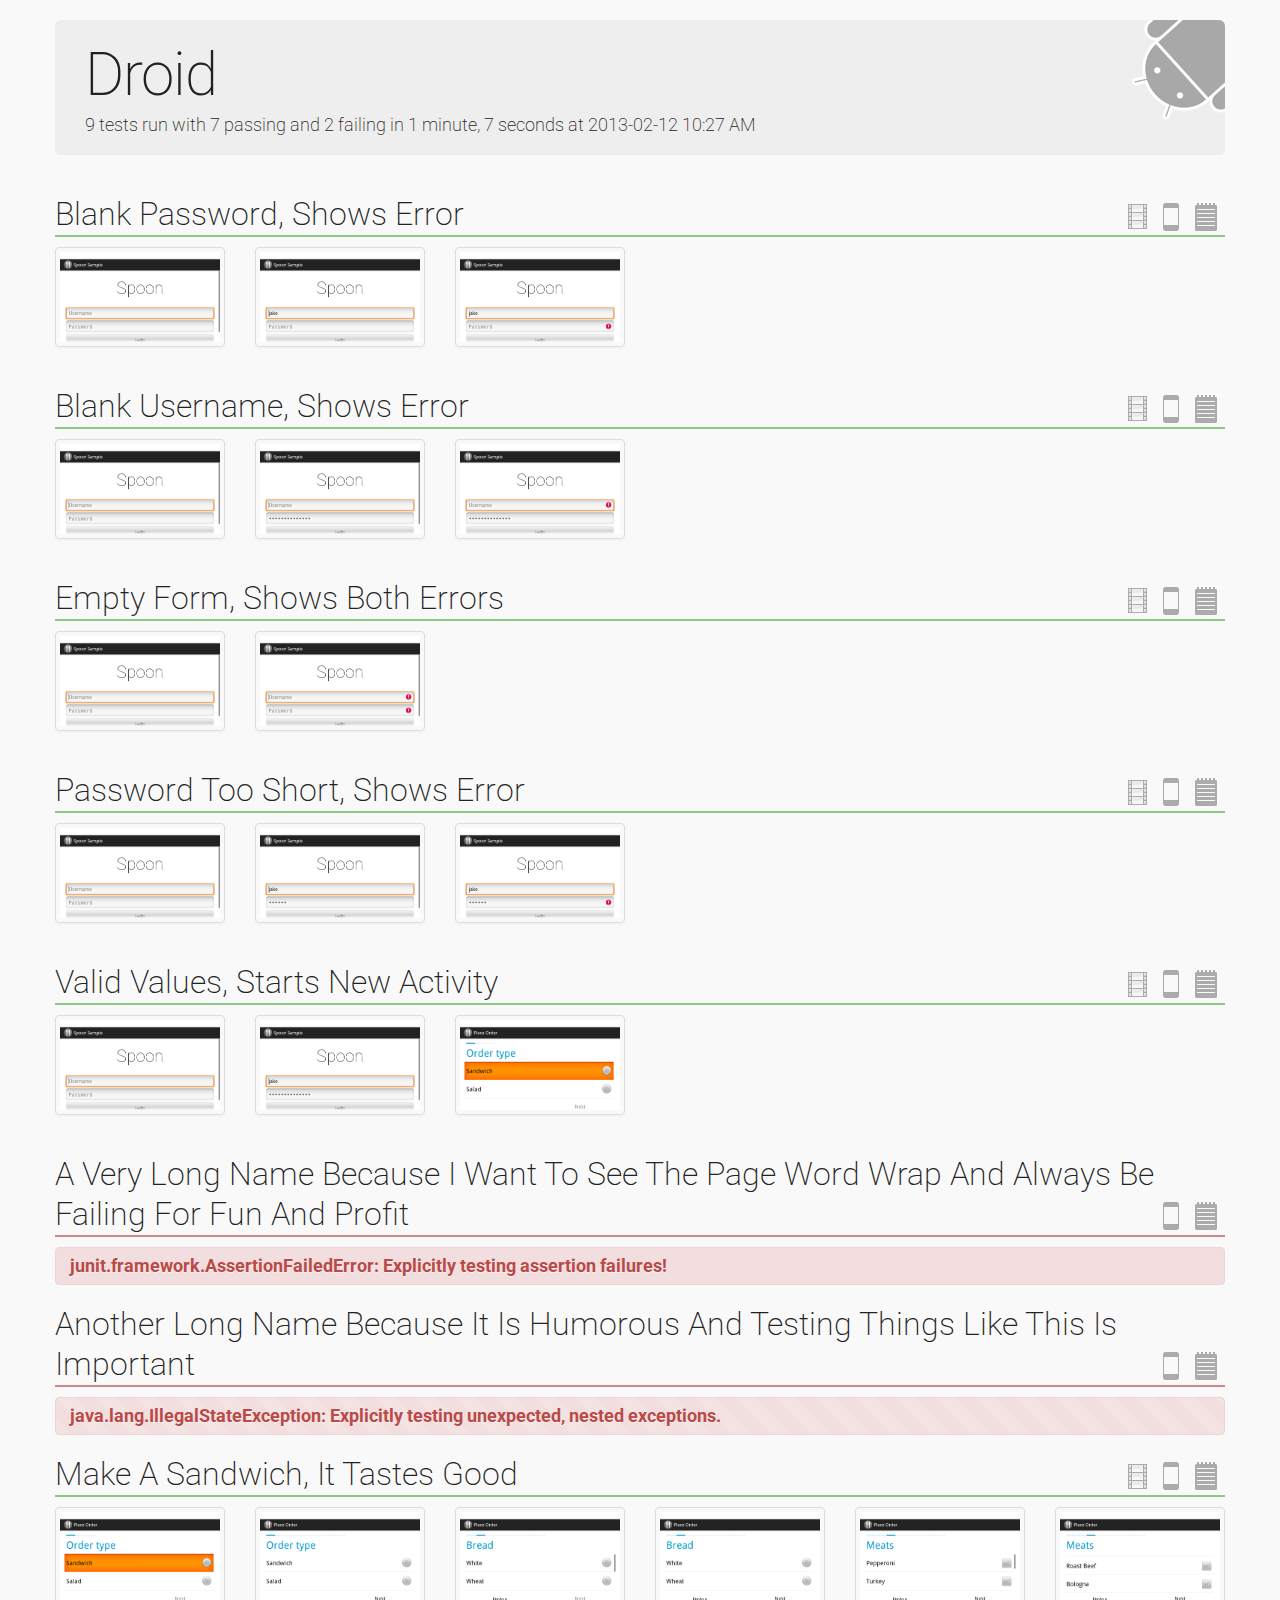
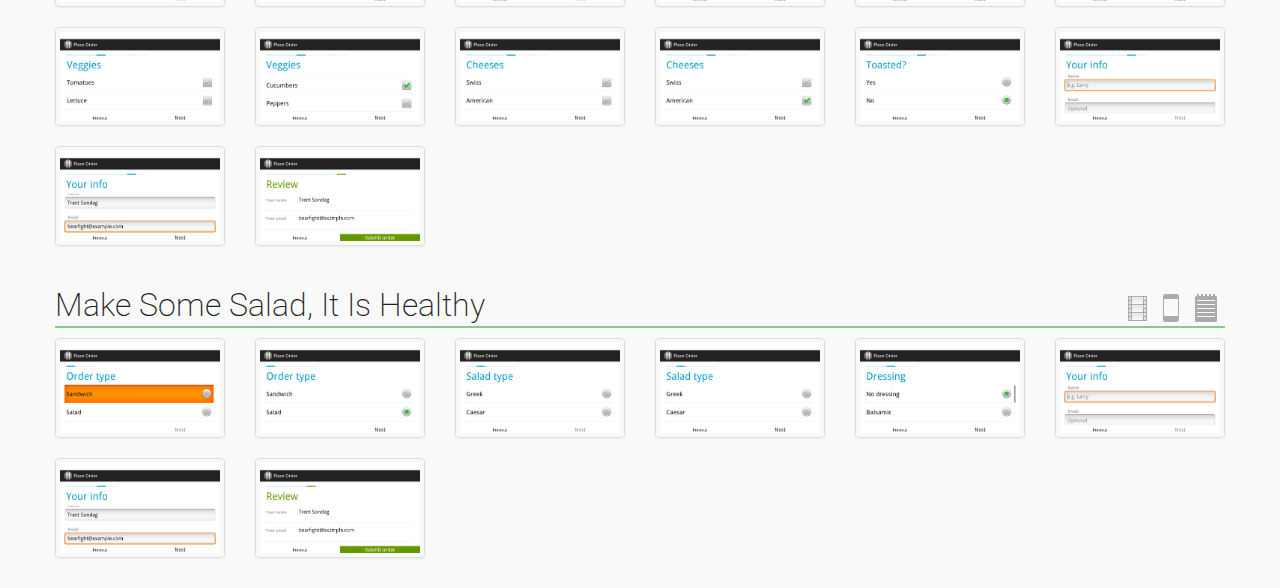
<file: website/sample/device/0403681E12013007.html>
<!DOCTYPE html>
<html>
    <head>
        <meta charset="utf-8">
        <meta name="viewport" content="width=device-width, initial-scale=1.0">
        <title>Droid</title>
        <link href="http://fonts.googleapis.com/css?family=Roboto:regular,medium,thin,italic,mediumitalic,bold" rel="stylesheet">
        <link href="../static/bootstrap.min.css" rel="stylesheet">
        <link href="../static/bootstrap-responsive.min.css" rel="stylesheet">
        <link href="../static/spoon.css" rel="stylesheet">
        <script src="../static/jquery.min.js"></script>
        <script src="../static/bootstrap.min.js"></script>
        <meta name="description" content="9 tests run with 7 passing and 2 failing in 1 minute, 7 seconds at 2013-02-12 10:27 AM">
    </head>
    <body>
        <div class="container">
            <div class="hero-unit">
                <h1>Droid</h1>
                <p>9 tests run with 7 passing and 2 failing in 1 minute, 7 seconds at 2013-02-12 10:27 AM</p>
            </div>
            <div class="row" id="com-example-spoon-ordering-tests-LoginActivityTest-testBlankPassword-ShowsError">
                <div class="span12">
                    <h2 class="test-result pass">
                        Blank Password, Shows Error <small>LoginActivityTest</small>
                        <!-- Icons modified from Glyphish Free. http://glyphish.com -->
                        <a href="../logs/0403681E12013007/com.example.spoon.ordering.tests.LoginActivityTest/testBlankPassword_ShowsError.html" title="View device log" class="pull-right icon">
                            <img src="../static/icon-log.png" alt="View device log">
                        </a>
                        <a href="../test/com.example.spoon.ordering.tests.LoginActivityTest/testBlankPassword_ShowsError.html" title="View on all devices" class="pull-right icon">
                            <img src="../static/icon-devices.png" alt="View on all devices">
                        </a>
                        <a href="../image/0403681E12013007/com.example.spoon.ordering.tests.LoginActivityTest/testBlankPassword_ShowsError.gif" title="View as animated GIF" class="pull-right icon">
                            <img src="../static/icon-animated.png" alt="View as animated GIF">
                        </a>
                    </h2>
                    <ul class="thumbnails">
                        <li class="span2">
                            <a href="../image/0403681E12013007/com.example.spoon.ordering.tests.LoginActivityTest/testBlankPassword_ShowsError/1360693683494_initial_state.png" class="thumbnail">
                                <img src="../image/0403681E12013007/com.example.spoon.ordering.tests.LoginActivityTest/testBlankPassword_ShowsError/1360693683494_initial_state.png" title="Initial State.png">
                            </a>
                        </li>
                        <li class="span2">
                            <a href="../image/0403681E12013007/com.example.spoon.ordering.tests.LoginActivityTest/testBlankPassword_ShowsError/1360693684458_username_entered.png" class="thumbnail">
                                <img src="../image/0403681E12013007/com.example.spoon.ordering.tests.LoginActivityTest/testBlankPassword_ShowsError/1360693684458_username_entered.png" title="Username Entered.png">
                            </a>
                        </li>
                        <li class="span2">
                            <a href="../image/0403681E12013007/com.example.spoon.ordering.tests.LoginActivityTest/testBlankPassword_ShowsError/1360693685082_login_clicked.png" class="thumbnail">
                                <img src="../image/0403681E12013007/com.example.spoon.ordering.tests.LoginActivityTest/testBlankPassword_ShowsError/1360693685082_login_clicked.png" title="Login Clicked.png">
                            </a>
                        </li>
                    </ul>
                </div>
            </div>
            <div class="row" id="com-example-spoon-ordering-tests-LoginActivityTest-testBlankUsername-ShowsError">
                <div class="span12">
                    <h2 class="test-result pass">
                        Blank Username, Shows Error <small>LoginActivityTest</small>
                        <!-- Icons modified from Glyphish Free. http://glyphish.com -->
                        <a href="../logs/0403681E12013007/com.example.spoon.ordering.tests.LoginActivityTest/testBlankUsername_ShowsError.html" title="View device log" class="pull-right icon">
                            <img src="../static/icon-log.png" alt="View device log">
                        </a>
                        <a href="../test/com.example.spoon.ordering.tests.LoginActivityTest/testBlankUsername_ShowsError.html" title="View on all devices" class="pull-right icon">
                            <img src="../static/icon-devices.png" alt="View on all devices">
                        </a>
                        <a href="../image/0403681E12013007/com.example.spoon.ordering.tests.LoginActivityTest/testBlankUsername_ShowsError.gif" title="View as animated GIF" class="pull-right icon">
                            <img src="../static/icon-animated.png" alt="View as animated GIF">
                        </a>
                    </h2>
                    <ul class="thumbnails">
                        <li class="span2">
                            <a href="../image/0403681E12013007/com.example.spoon.ordering.tests.LoginActivityTest/testBlankUsername_ShowsError/1360693687102_initial_state.png" class="thumbnail">
                                <img src="../image/0403681E12013007/com.example.spoon.ordering.tests.LoginActivityTest/testBlankUsername_ShowsError/1360693687102_initial_state.png" title="Initial State.png">
                            </a>
                        </li>
                        <li class="span2">
                            <a href="../image/0403681E12013007/com.example.spoon.ordering.tests.LoginActivityTest/testBlankUsername_ShowsError/1360693687741_password_entered.png" class="thumbnail">
                                <img src="../image/0403681E12013007/com.example.spoon.ordering.tests.LoginActivityTest/testBlankUsername_ShowsError/1360693687741_password_entered.png" title="Password Entered.png">
                            </a>
                        </li>
                        <li class="span2">
                            <a href="../image/0403681E12013007/com.example.spoon.ordering.tests.LoginActivityTest/testBlankUsername_ShowsError/1360693688588_login_clicked.png" class="thumbnail">
                                <img src="../image/0403681E12013007/com.example.spoon.ordering.tests.LoginActivityTest/testBlankUsername_ShowsError/1360693688588_login_clicked.png" title="Login Clicked.png">
                            </a>
                        </li>
                    </ul>
                </div>
            </div>
            <div class="row" id="com-example-spoon-ordering-tests-LoginActivityTest-testEmptyForm-ShowsBothErrors">
                <div class="span12">
                    <h2 class="test-result pass">
                        Empty Form, Shows Both Errors <small>LoginActivityTest</small>
                        <!-- Icons modified from Glyphish Free. http://glyphish.com -->
                        <a href="../logs/0403681E12013007/com.example.spoon.ordering.tests.LoginActivityTest/testEmptyForm_ShowsBothErrors.html" title="View device log" class="pull-right icon">
                            <img src="../static/icon-log.png" alt="View device log">
                        </a>
                        <a href="../test/com.example.spoon.ordering.tests.LoginActivityTest/testEmptyForm_ShowsBothErrors.html" title="View on all devices" class="pull-right icon">
                            <img src="../static/icon-devices.png" alt="View on all devices">
                        </a>
                        <a href="../image/0403681E12013007/com.example.spoon.ordering.tests.LoginActivityTest/testEmptyForm_ShowsBothErrors.gif" title="View as animated GIF" class="pull-right icon">
                            <img src="../static/icon-animated.png" alt="View as animated GIF">
                        </a>
                    </h2>
                    <ul class="thumbnails">
                        <li class="span2">
                            <a href="../image/0403681E12013007/com.example.spoon.ordering.tests.LoginActivityTest/testEmptyForm_ShowsBothErrors/1360693690619_initial_state.png" class="thumbnail">
                                <img src="../image/0403681E12013007/com.example.spoon.ordering.tests.LoginActivityTest/testEmptyForm_ShowsBothErrors/1360693690619_initial_state.png" title="Initial State.png">
                            </a>
                        </li>
                        <li class="span2">
                            <a href="../image/0403681E12013007/com.example.spoon.ordering.tests.LoginActivityTest/testEmptyForm_ShowsBothErrors/1360693691382_login_clicked.png" class="thumbnail">
                                <img src="../image/0403681E12013007/com.example.spoon.ordering.tests.LoginActivityTest/testEmptyForm_ShowsBothErrors/1360693691382_login_clicked.png" title="Login Clicked.png">
                            </a>
                        </li>
                    </ul>
                </div>
            </div>
            <div class="row" id="com-example-spoon-ordering-tests-LoginActivityTest-testPasswordTooShort-ShowsError">
                <div class="span12">
                    <h2 class="test-result pass">
                        Password Too Short, Shows Error <small>LoginActivityTest</small>
                        <!-- Icons modified from Glyphish Free. http://glyphish.com -->
                        <a href="../logs/0403681E12013007/com.example.spoon.ordering.tests.LoginActivityTest/testPasswordTooShort_ShowsError.html" title="View device log" class="pull-right icon">
                            <img src="../static/icon-log.png" alt="View device log">
                        </a>
                        <a href="../test/com.example.spoon.ordering.tests.LoginActivityTest/testPasswordTooShort_ShowsError.html" title="View on all devices" class="pull-right icon">
                            <img src="../static/icon-devices.png" alt="View on all devices">
                        </a>
                        <a href="../image/0403681E12013007/com.example.spoon.ordering.tests.LoginActivityTest/testPasswordTooShort_ShowsError.gif" title="View as animated GIF" class="pull-right icon">
                            <img src="../static/icon-animated.png" alt="View as animated GIF">
                        </a>
                    </h2>
                    <ul class="thumbnails">
                        <li class="span2">
                            <a href="../image/0403681E12013007/com.example.spoon.ordering.tests.LoginActivityTest/testPasswordTooShort_ShowsError/1360693693362_initial_state.png" class="thumbnail">
                                <img src="../image/0403681E12013007/com.example.spoon.ordering.tests.LoginActivityTest/testPasswordTooShort_ShowsError/1360693693362_initial_state.png" title="Initial State.png">
                            </a>
                        </li>
                        <li class="span2">
                            <a href="../image/0403681E12013007/com.example.spoon.ordering.tests.LoginActivityTest/testPasswordTooShort_ShowsError/1360693694023_values_entered.png" class="thumbnail">
                                <img src="../image/0403681E12013007/com.example.spoon.ordering.tests.LoginActivityTest/testPasswordTooShort_ShowsError/1360693694023_values_entered.png" title="Values Entered.png">
                            </a>
                        </li>
                        <li class="span2">
                            <a href="../image/0403681E12013007/com.example.spoon.ordering.tests.LoginActivityTest/testPasswordTooShort_ShowsError/1360693694753_login_clicked.png" class="thumbnail">
                                <img src="../image/0403681E12013007/com.example.spoon.ordering.tests.LoginActivityTest/testPasswordTooShort_ShowsError/1360693694753_login_clicked.png" title="Login Clicked.png">
                            </a>
                        </li>
                    </ul>
                </div>
            </div>
            <div class="row" id="com-example-spoon-ordering-tests-LoginActivityTest-testValidValues-StartsNewActivity">
                <div class="span12">
                    <h2 class="test-result pass">
                        Valid Values, Starts New Activity <small>LoginActivityTest</small>
                        <!-- Icons modified from Glyphish Free. http://glyphish.com -->
                        <a href="../logs/0403681E12013007/com.example.spoon.ordering.tests.LoginActivityTest/testValidValues_StartsNewActivity.html" title="View device log" class="pull-right icon">
                            <img src="../static/icon-log.png" alt="View device log">
                        </a>
                        <a href="../test/com.example.spoon.ordering.tests.LoginActivityTest/testValidValues_StartsNewActivity.html" title="View on all devices" class="pull-right icon">
                            <img src="../static/icon-devices.png" alt="View on all devices">
                        </a>
                        <a href="../image/0403681E12013007/com.example.spoon.ordering.tests.LoginActivityTest/testValidValues_StartsNewActivity.gif" title="View as animated GIF" class="pull-right icon">
                            <img src="../static/icon-animated.png" alt="View as animated GIF">
                        </a>
                    </h2>
                    <ul class="thumbnails">
                        <li class="span2">
                            <a href="../image/0403681E12013007/com.example.spoon.ordering.tests.LoginActivityTest/testValidValues_StartsNewActivity/1360693696619_initial_state.png" class="thumbnail">
                                <img src="../image/0403681E12013007/com.example.spoon.ordering.tests.LoginActivityTest/testValidValues_StartsNewActivity/1360693696619_initial_state.png" title="Initial State.png">
                            </a>
                        </li>
                        <li class="span2">
                            <a href="../image/0403681E12013007/com.example.spoon.ordering.tests.LoginActivityTest/testValidValues_StartsNewActivity/1360693697276_values_entered.png" class="thumbnail">
                                <img src="../image/0403681E12013007/com.example.spoon.ordering.tests.LoginActivityTest/testValidValues_StartsNewActivity/1360693697276_values_entered.png" title="Values Entered.png">
                            </a>
                        </li>
                        <li class="span2">
                            <a href="../image/0403681E12013007/com.example.spoon.ordering.tests.LoginActivityTest/testValidValues_StartsNewActivity/1360693698656_next_activity_shown.png" class="thumbnail">
                                <img src="../image/0403681E12013007/com.example.spoon.ordering.tests.LoginActivityTest/testValidValues_StartsNewActivity/1360693698656_next_activity_shown.png" title="Next Activity Shown.png">
                            </a>
                        </li>
                    </ul>
                </div>
            </div>
            <div class="row" id="com-example-spoon-ordering-tests-MiscellaneousTest-testAVeryLongNameBecauseIWantToSeeThePageWordWrapAndAlwaysBeFailingForFunAndProfit">
                <div class="span12">
                    <h2 class="test-result fail">
                        A Very Long Name Because I Want To See The Page Word Wrap And Always Be Failing For Fun And Profit <small>MiscellaneousTest</small>
                        <!-- Icons modified from Glyphish Free. http://glyphish.com -->
                        <a href="../logs/0403681E12013007/com.example.spoon.ordering.tests.MiscellaneousTest/testAVeryLongNameBecauseIWantToSeeThePageWordWrapAndAlwaysBeFailingForFunAndProfit.html" title="View device log" class="pull-right icon">
                            <img src="../static/icon-log.png" alt="View device log">
                        </a>
                        <a href="../test/com.example.spoon.ordering.tests.MiscellaneousTest/testAVeryLongNameBecauseIWantToSeeThePageWordWrapAndAlwaysBeFailingForFunAndProfit.html" title="View on all devices" class="pull-right icon">
                            <img src="../static/icon-devices.png" alt="View on all devices">
                        </a>
                    </h2>
                    <div class="alert alert-error stacktrace fail">
                        <h4 data-toggle="collapse" data-target="#stacktrace-3">junit.framework.AssertionFailedError: Explicitly testing assertion failures!</h4>
                        <div class="stacktrace-body collapse" id="stacktrace-3">
                            <div class="stacktrace-line">&nbsp;&nbsp;&nbsp;&nbsp;at com.example.spoon.ordering.tests.MiscellaneousTest.testAVeryLongNameBecauseIWantToSeeThePageWordWrapAndAlwaysBeFailingForFunAndProfit(MiscellaneousTest.java:7)</div>
                            <div class="stacktrace-line">&nbsp;&nbsp;&nbsp;&nbsp;at java.lang.reflect.Method.invokeNative(Native Method)</div>
                            <div class="stacktrace-line">&nbsp;&nbsp;&nbsp;&nbsp;at android.test.InstrumentationTestCase.runMethod(InstrumentationTestCase.java:204)</div>
                            <div class="stacktrace-line">&nbsp;&nbsp;&nbsp;&nbsp;at android.test.InstrumentationTestCase.runTest(InstrumentationTestCase.java:194)</div>
                            <div class="stacktrace-line">&nbsp;&nbsp;&nbsp;&nbsp;at android.test.AndroidTestRunner.runTest(AndroidTestRunner.java:169)</div>
                            <div class="stacktrace-line">&nbsp;&nbsp;&nbsp;&nbsp;at android.test.AndroidTestRunner.runTest(AndroidTestRunner.java:154)</div>
                            <div class="stacktrace-line">&nbsp;&nbsp;&nbsp;&nbsp;at android.test.InstrumentationTestRunner.onStart(InstrumentationTestRunner.java:520)</div>
                            <div class="stacktrace-line">&nbsp;&nbsp;&nbsp;&nbsp;at com.example.spoon.ordering.tests.SpoonInstrumentationTestRunner.onStart(SpoonInstrumentationTestRunner.java:36)</div>
                            <div class="stacktrace-line">&nbsp;&nbsp;&nbsp;&nbsp;at android.app.Instrumentation$InstrumentationThread.run(Instrumentation.java:1447)</div>
                        </div>
                    </div>
                </div>
            </div>
            <div class="row" id="com-example-spoon-ordering-tests-MiscellaneousTest-testAnotherLongNameBecauseItIsHumorousAndTestingThingsLikeThisIsImportant">
                <div class="span12">
                    <h2 class="test-result error">
                        Another Long Name Because It Is Humorous And Testing Things Like This Is Important <small>MiscellaneousTest</small>
                        <!-- Icons modified from Glyphish Free. http://glyphish.com -->
                        <a href="../logs/0403681E12013007/com.example.spoon.ordering.tests.MiscellaneousTest/testAnotherLongNameBecauseItIsHumorousAndTestingThingsLikeThisIsImportant.html" title="View device log" class="pull-right icon">
                            <img src="../static/icon-log.png" alt="View device log">
                        </a>
                        <a href="../test/com.example.spoon.ordering.tests.MiscellaneousTest/testAnotherLongNameBecauseItIsHumorousAndTestingThingsLikeThisIsImportant.html" title="View on all devices" class="pull-right icon">
                            <img src="../static/icon-devices.png" alt="View on all devices">
                        </a>
                    </h2>
                    <div class="alert alert-error stacktrace error">
                        <h4 data-toggle="collapse" data-target="#stacktrace-4">java.lang.IllegalStateException: Explicitly testing unexpected, nested exceptions.</h4>
                        <div class="stacktrace-body collapse" id="stacktrace-4">
                            <div class="stacktrace-line">&nbsp;&nbsp;&nbsp;&nbsp;at com.example.spoon.ordering.tests.MiscellaneousTest.testAnotherLongNameBecauseItIsHumorousAndTestingThingsLikeThisIsImportant(MiscellaneousTest.java:14)</div>
                            <div class="stacktrace-line">&nbsp;&nbsp;&nbsp;&nbsp;at java.lang.reflect.Method.invokeNative(Native Method)</div>
                            <div class="stacktrace-line">&nbsp;&nbsp;&nbsp;&nbsp;at android.test.InstrumentationTestCase.runMethod(InstrumentationTestCase.java:204)</div>
                            <div class="stacktrace-line">&nbsp;&nbsp;&nbsp;&nbsp;at android.test.InstrumentationTestCase.runTest(InstrumentationTestCase.java:194)</div>
                            <div class="stacktrace-line">&nbsp;&nbsp;&nbsp;&nbsp;at android.test.AndroidTestRunner.runTest(AndroidTestRunner.java:169)</div>
                            <div class="stacktrace-line">&nbsp;&nbsp;&nbsp;&nbsp;at android.test.AndroidTestRunner.runTest(AndroidTestRunner.java:154)</div>
                            <div class="stacktrace-line">&nbsp;&nbsp;&nbsp;&nbsp;at android.test.InstrumentationTestRunner.onStart(InstrumentationTestRunner.java:520)</div>
                            <div class="stacktrace-line">&nbsp;&nbsp;&nbsp;&nbsp;at com.example.spoon.ordering.tests.SpoonInstrumentationTestRunner.onStart(SpoonInstrumentationTestRunner.java:36)</div>
                            <div class="stacktrace-line">&nbsp;&nbsp;&nbsp;&nbsp;at android.app.Instrumentation$InstrumentationThread.run(Instrumentation.java:1447)</div>
                            <div class="stacktrace-line">Caused by: java.lang.RuntimeException: Messages can have...<br/>...newlines.</div>
                        </div>
                    </div>
                </div>
            </div>
            <div class="row" id="com-example-spoon-ordering-tests-OrderActivityTest-testMakeASandwich-ItTastesGood">
                <div class="span12">
                    <h2 class="test-result pass">
                        Make A Sandwich, It Tastes Good <small>OrderActivityTest</small>
                        <!-- Icons modified from Glyphish Free. http://glyphish.com -->
                        <a href="../logs/0403681E12013007/com.example.spoon.ordering.tests.OrderActivityTest/testMakeASandwich_ItTastesGood.html" title="View device log" class="pull-right icon">
                            <img src="../static/icon-log.png" alt="View device log">
                        </a>
                        <a href="../test/com.example.spoon.ordering.tests.OrderActivityTest/testMakeASandwich_ItTastesGood.html" title="View on all devices" class="pull-right icon">
                            <img src="../static/icon-devices.png" alt="View on all devices">
                        </a>
                        <a href="../image/0403681E12013007/com.example.spoon.ordering.tests.OrderActivityTest/testMakeASandwich_ItTastesGood.gif" title="View as animated GIF" class="pull-right icon">
                            <img src="../static/icon-animated.png" alt="View as animated GIF">
                        </a>
                    </h2>
                    <ul class="thumbnails">
                        <li class="span2">
                            <a href="../image/0403681E12013007/com.example.spoon.ordering.tests.OrderActivityTest/testMakeASandwich_ItTastesGood/1360693701391_initial_state.png" class="thumbnail">
                                <img src="../image/0403681E12013007/com.example.spoon.ordering.tests.OrderActivityTest/testMakeASandwich_ItTastesGood/1360693701391_initial_state.png" title="Initial State.png">
                            </a>
                        </li>
                        <li class="span2">
                            <a href="../image/0403681E12013007/com.example.spoon.ordering.tests.OrderActivityTest/testMakeASandwich_ItTastesGood/1360693703178_selected_sandwich.png" class="thumbnail">
                                <img src="../image/0403681E12013007/com.example.spoon.ordering.tests.OrderActivityTest/testMakeASandwich_ItTastesGood/1360693703178_selected_sandwich.png" title="Selected Sandwich.png">
                            </a>
                        </li>
                        <li class="span2">
                            <a href="../image/0403681E12013007/com.example.spoon.ordering.tests.OrderActivityTest/testMakeASandwich_ItTastesGood/1360693704467_bread.png" class="thumbnail">
                                <img src="../image/0403681E12013007/com.example.spoon.ordering.tests.OrderActivityTest/testMakeASandwich_ItTastesGood/1360693704467_bread.png" title="Bread.png">
                            </a>
                        </li>
                        <li class="span2">
                            <a href="../image/0403681E12013007/com.example.spoon.ordering.tests.OrderActivityTest/testMakeASandwich_ItTastesGood/1360693706250_selected_bread.png" class="thumbnail">
                                <img src="../image/0403681E12013007/com.example.spoon.ordering.tests.OrderActivityTest/testMakeASandwich_ItTastesGood/1360693706250_selected_bread.png" title="Selected Bread.png">
                            </a>
                        </li>
                        <li class="span2">
                            <a href="../image/0403681E12013007/com.example.spoon.ordering.tests.OrderActivityTest/testMakeASandwich_ItTastesGood/1360693707575_meats.png" class="thumbnail">
                                <img src="../image/0403681E12013007/com.example.spoon.ordering.tests.OrderActivityTest/testMakeASandwich_ItTastesGood/1360693707575_meats.png" title="Meats.png">
                            </a>
                        </li>
                        <li class="span2">
                            <a href="../image/0403681E12013007/com.example.spoon.ordering.tests.OrderActivityTest/testMakeASandwich_ItTastesGood/1360693713665_selected_meats.png" class="thumbnail">
                                <img src="../image/0403681E12013007/com.example.spoon.ordering.tests.OrderActivityTest/testMakeASandwich_ItTastesGood/1360693713665_selected_meats.png" title="Selected Meats.png">
                            </a>
                        </li>
                        <li class="span2">
                            <a href="../image/0403681E12013007/com.example.spoon.ordering.tests.OrderActivityTest/testMakeASandwich_ItTastesGood/1360693714901_veggies.png" class="thumbnail">
                                <img src="../image/0403681E12013007/com.example.spoon.ordering.tests.OrderActivityTest/testMakeASandwich_ItTastesGood/1360693714901_veggies.png" title="Veggies.png">
                            </a>
                        </li>
                        <li class="span2">
                            <a href="../image/0403681E12013007/com.example.spoon.ordering.tests.OrderActivityTest/testMakeASandwich_ItTastesGood/1360693722046_selected_veggies.png" class="thumbnail">
                                <img src="../image/0403681E12013007/com.example.spoon.ordering.tests.OrderActivityTest/testMakeASandwich_ItTastesGood/1360693722046_selected_veggies.png" title="Selected Veggies.png">
                            </a>
                        </li>
                        <li class="span2">
                            <a href="../image/0403681E12013007/com.example.spoon.ordering.tests.OrderActivityTest/testMakeASandwich_ItTastesGood/1360693723298_cheeses.png" class="thumbnail">
                                <img src="../image/0403681E12013007/com.example.spoon.ordering.tests.OrderActivityTest/testMakeASandwich_ItTastesGood/1360693723298_cheeses.png" title="Cheeses.png">
                            </a>
                        </li>
                        <li class="span2">
                            <a href="../image/0403681E12013007/com.example.spoon.ordering.tests.OrderActivityTest/testMakeASandwich_ItTastesGood/1360693725041_selected_cheeses.png" class="thumbnail">
                                <img src="../image/0403681E12013007/com.example.spoon.ordering.tests.OrderActivityTest/testMakeASandwich_ItTastesGood/1360693725041_selected_cheeses.png" title="Selected Cheeses.png">
                            </a>
                        </li>
                        <li class="span2">
                            <a href="../image/0403681E12013007/com.example.spoon.ordering.tests.OrderActivityTest/testMakeASandwich_ItTastesGood/1360693726281_toasted.png" class="thumbnail">
                                <img src="../image/0403681E12013007/com.example.spoon.ordering.tests.OrderActivityTest/testMakeASandwich_ItTastesGood/1360693726281_toasted.png" title="Toasted.png">
                            </a>
                        </li>
                        <li class="span2">
                            <a href="../image/0403681E12013007/com.example.spoon.ordering.tests.OrderActivityTest/testMakeASandwich_ItTastesGood/1360693728523_your_info.png" class="thumbnail">
                                <img src="../image/0403681E12013007/com.example.spoon.ordering.tests.OrderActivityTest/testMakeASandwich_ItTastesGood/1360693728523_your_info.png" title="Your Info.png">
                            </a>
                        </li>
                        <li class="span2">
                            <a href="../image/0403681E12013007/com.example.spoon.ordering.tests.OrderActivityTest/testMakeASandwich_ItTastesGood/1360693732108_completed_your_info.png" class="thumbnail">
                                <img src="../image/0403681E12013007/com.example.spoon.ordering.tests.OrderActivityTest/testMakeASandwich_ItTastesGood/1360693732108_completed_your_info.png" title="Completed Your Info.png">
                            </a>
                        </li>
                        <li class="span2">
                            <a href="../image/0403681E12013007/com.example.spoon.ordering.tests.OrderActivityTest/testMakeASandwich_ItTastesGood/1360693733274_review.png" class="thumbnail">
                                <img src="../image/0403681E12013007/com.example.spoon.ordering.tests.OrderActivityTest/testMakeASandwich_ItTastesGood/1360693733274_review.png" title="Review.png">
                            </a>
                        </li>
                    </ul>
                </div>
            </div>
            <div class="row" id="com-example-spoon-ordering-tests-OrderActivityTest-testMakeSomeSalad-ItIsHealthy">
                <div class="span12">
                    <h2 class="test-result pass">
                        Make Some Salad, It Is Healthy <small>OrderActivityTest</small>
                        <!-- Icons modified from Glyphish Free. http://glyphish.com -->
                        <a href="../logs/0403681E12013007/com.example.spoon.ordering.tests.OrderActivityTest/testMakeSomeSalad_ItIsHealthy.html" title="View device log" class="pull-right icon">
                            <img src="../static/icon-log.png" alt="View device log">
                        </a>
                        <a href="../test/com.example.spoon.ordering.tests.OrderActivityTest/testMakeSomeSalad_ItIsHealthy.html" title="View on all devices" class="pull-right icon">
                            <img src="../static/icon-devices.png" alt="View on all devices">
                        </a>
                        <a href="../image/0403681E12013007/com.example.spoon.ordering.tests.OrderActivityTest/testMakeSomeSalad_ItIsHealthy.gif" title="View as animated GIF" class="pull-right icon">
                            <img src="../static/icon-animated.png" alt="View as animated GIF">
                        </a>
                    </h2>
                    <ul class="thumbnails">
                        <li class="span2">
                            <a href="../image/0403681E12013007/com.example.spoon.ordering.tests.OrderActivityTest/testMakeSomeSalad_ItIsHealthy/1360693735523_initial_state.png" class="thumbnail">
                                <img src="../image/0403681E12013007/com.example.spoon.ordering.tests.OrderActivityTest/testMakeSomeSalad_ItIsHealthy/1360693735523_initial_state.png" title="Initial State.png">
                            </a>
                        </li>
                        <li class="span2">
                            <a href="../image/0403681E12013007/com.example.spoon.ordering.tests.OrderActivityTest/testMakeSomeSalad_ItIsHealthy/1360693737317_selected_salad.png" class="thumbnail">
                                <img src="../image/0403681E12013007/com.example.spoon.ordering.tests.OrderActivityTest/testMakeSomeSalad_ItIsHealthy/1360693737317_selected_salad.png" title="Selected Salad.png">
                            </a>
                        </li>
                        <li class="span2">
                            <a href="../image/0403681E12013007/com.example.spoon.ordering.tests.OrderActivityTest/testMakeSomeSalad_ItIsHealthy/1360693738593_salad_type.png" class="thumbnail">
                                <img src="../image/0403681E12013007/com.example.spoon.ordering.tests.OrderActivityTest/testMakeSomeSalad_ItIsHealthy/1360693738593_salad_type.png" title="Salad Type.png">
                            </a>
                        </li>
                        <li class="span2">
                            <a href="../image/0403681E12013007/com.example.spoon.ordering.tests.OrderActivityTest/testMakeSomeSalad_ItIsHealthy/1360693740415_selected_salad_type.png" class="thumbnail">
                                <img src="../image/0403681E12013007/com.example.spoon.ordering.tests.OrderActivityTest/testMakeSomeSalad_ItIsHealthy/1360693740415_selected_salad_type.png" title="Selected Salad Type.png">
                            </a>
                        </li>
                        <li class="span2">
                            <a href="../image/0403681E12013007/com.example.spoon.ordering.tests.OrderActivityTest/testMakeSomeSalad_ItIsHealthy/1360693741717_dressing.png" class="thumbnail">
                                <img src="../image/0403681E12013007/com.example.spoon.ordering.tests.OrderActivityTest/testMakeSomeSalad_ItIsHealthy/1360693741717_dressing.png" title="Dressing.png">
                            </a>
                        </li>
                        <li class="span2">
                            <a href="../image/0403681E12013007/com.example.spoon.ordering.tests.OrderActivityTest/testMakeSomeSalad_ItIsHealthy/1360693743995_your_info.png" class="thumbnail">
                                <img src="../image/0403681E12013007/com.example.spoon.ordering.tests.OrderActivityTest/testMakeSomeSalad_ItIsHealthy/1360693743995_your_info.png" title="Your Info.png">
                            </a>
                        </li>
                        <li class="span2">
                            <a href="../image/0403681E12013007/com.example.spoon.ordering.tests.OrderActivityTest/testMakeSomeSalad_ItIsHealthy/1360693747402_completed_your_info.png" class="thumbnail">
                                <img src="../image/0403681E12013007/com.example.spoon.ordering.tests.OrderActivityTest/testMakeSomeSalad_ItIsHealthy/1360693747402_completed_your_info.png" title="Completed Your Info.png">
                            </a>
                        </li>
                        <li class="span2">
                            <a href="../image/0403681E12013007/com.example.spoon.ordering.tests.OrderActivityTest/testMakeSomeSalad_ItIsHealthy/1360693748557_review.png" class="thumbnail">
                                <img src="../image/0403681E12013007/com.example.spoon.ordering.tests.OrderActivityTest/testMakeSomeSalad_ItIsHealthy/1360693748557_review.png" title="Review.png">
                            </a>
                        </li>
                    </ul>
                </div>
            </div>
        </div>
        <script type="text/javascript">
            $('.icon').tooltip({
                container: 'body'
            });
        </script>
    </body>
</html>
</file>
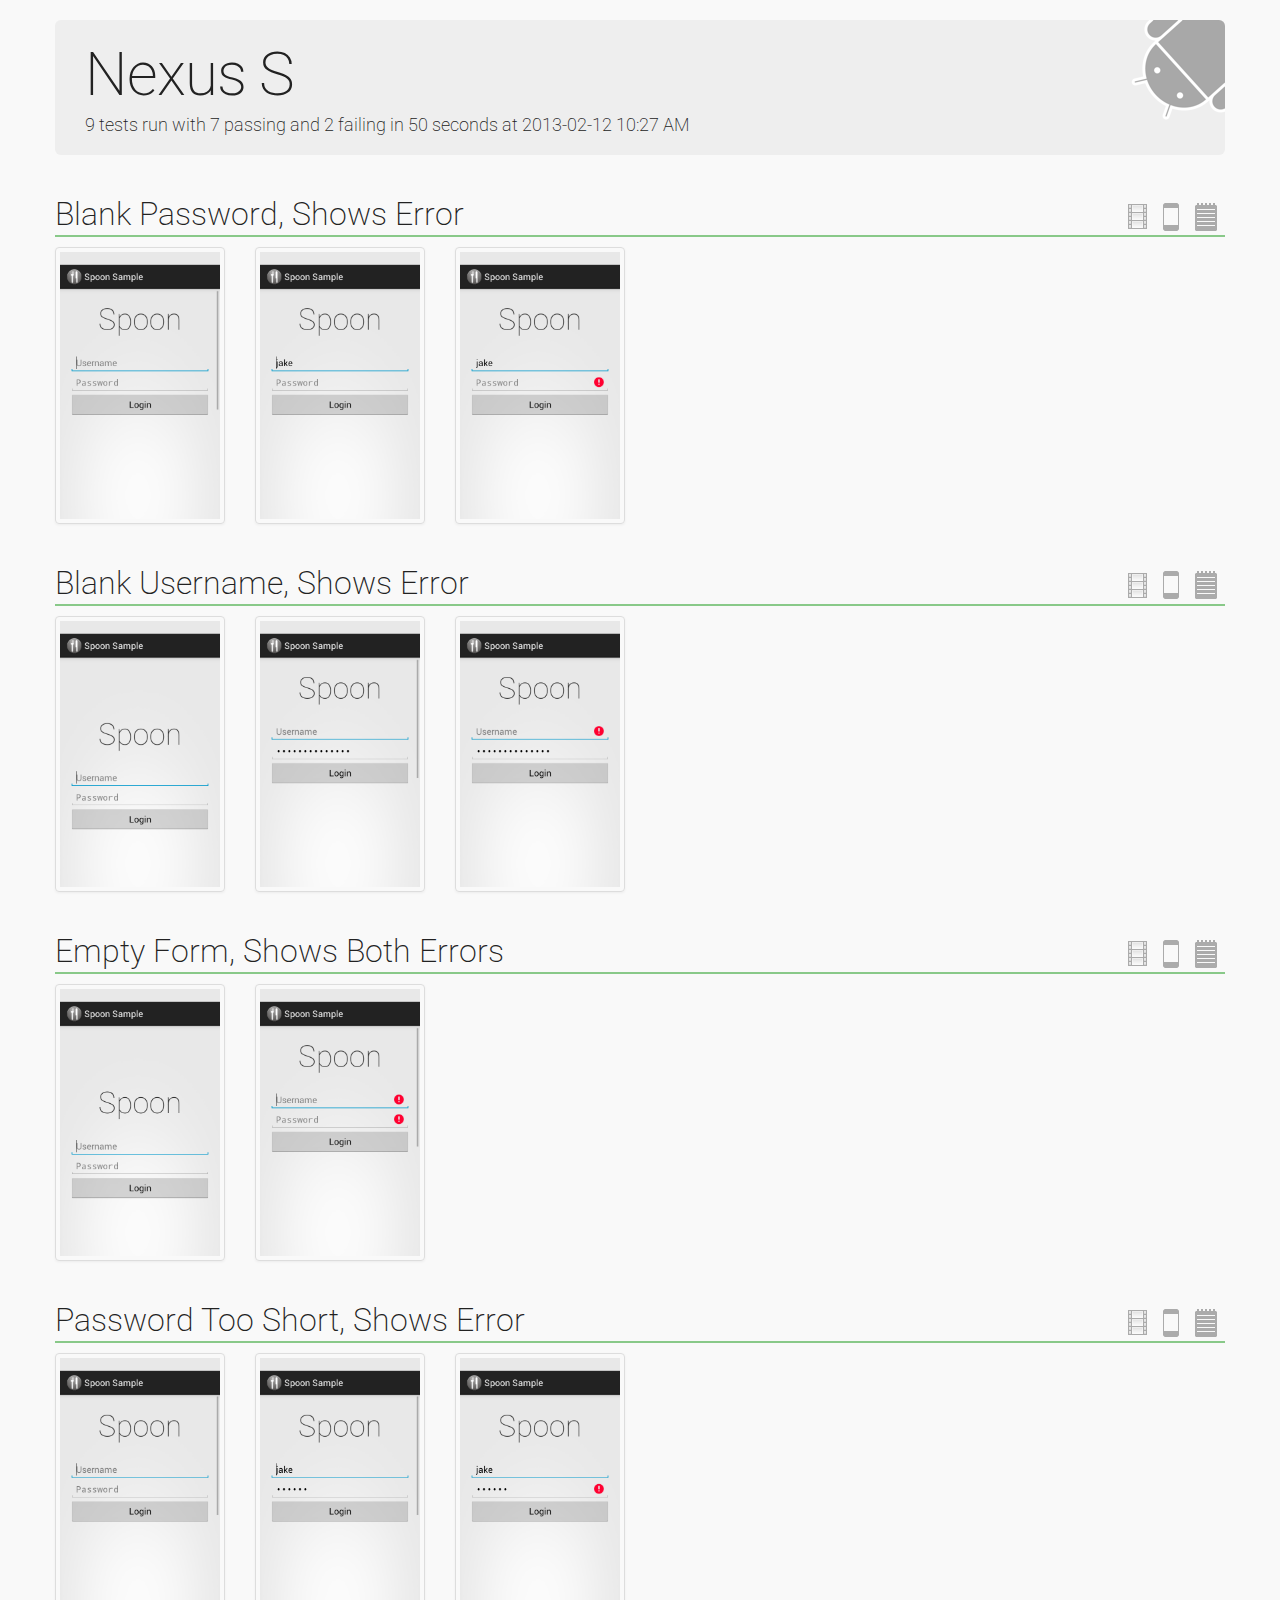
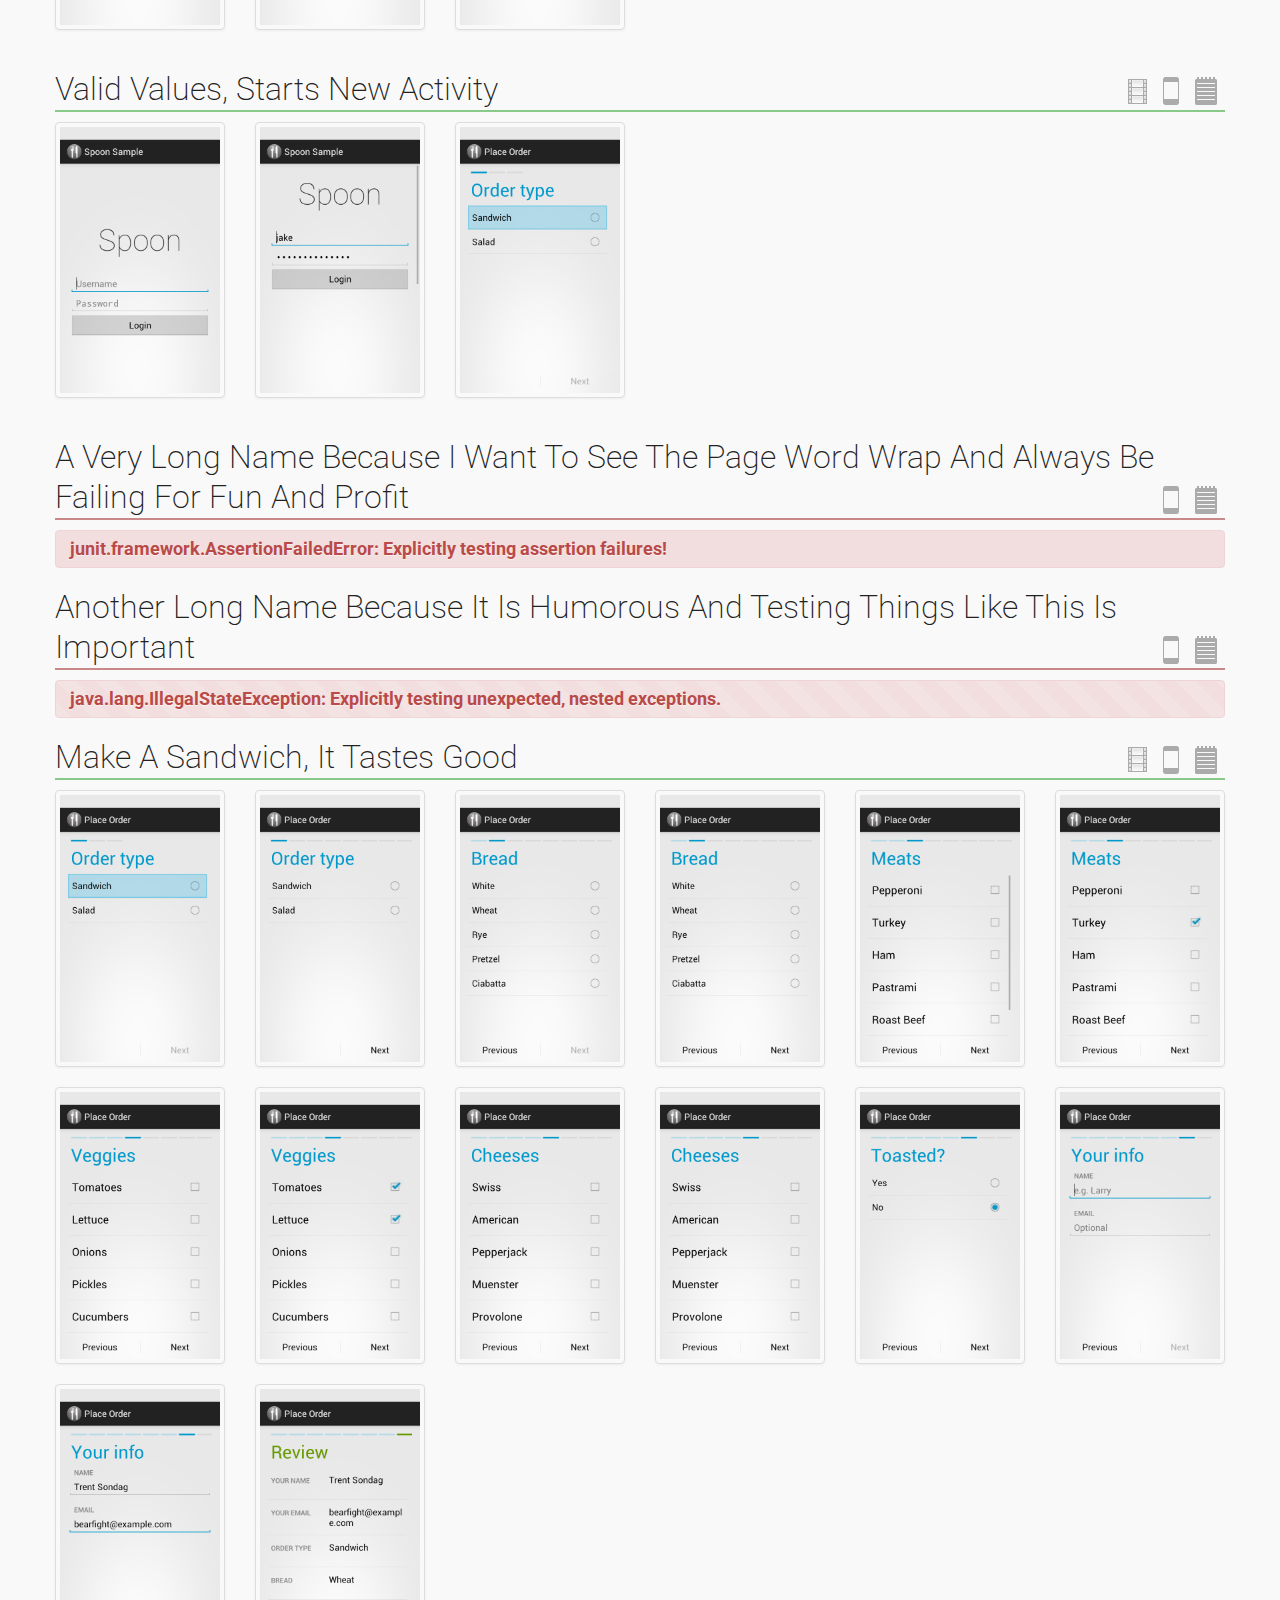
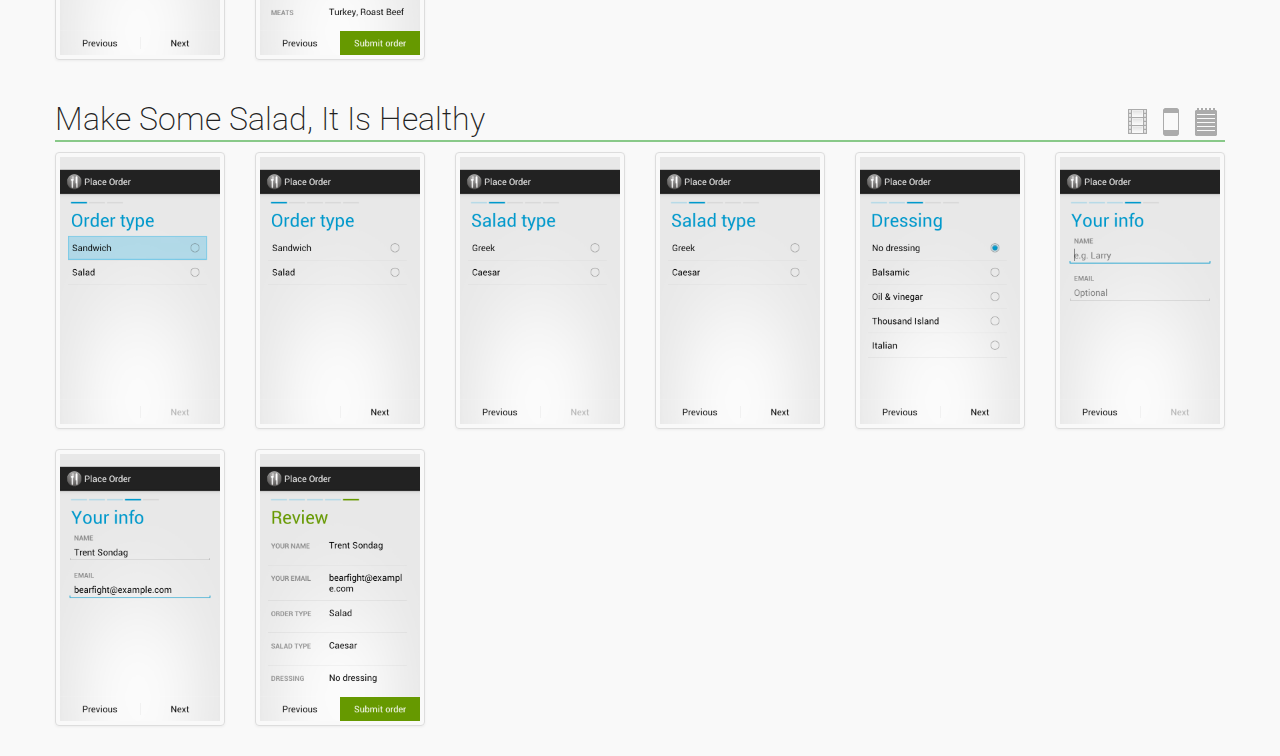
<file: website/sample/device/3334B602A8B600EC.html>
<!DOCTYPE html>
<html>
    <head>
        <meta charset="utf-8">
        <meta name="viewport" content="width=device-width, initial-scale=1.0">
        <title>Nexus S</title>
        <link href="http://fonts.googleapis.com/css?family=Roboto:regular,medium,thin,italic,mediumitalic,bold" rel="stylesheet">
        <link href="../static/bootstrap.min.css" rel="stylesheet">
        <link href="../static/bootstrap-responsive.min.css" rel="stylesheet">
        <link href="../static/spoon.css" rel="stylesheet">
        <script src="../static/jquery.min.js"></script>
        <script src="../static/bootstrap.min.js"></script>
        <meta name="description" content="9 tests run with 7 passing and 2 failing in 50 seconds at 2013-02-12 10:27 AM">
    </head>
    <body>
        <div class="container">
            <div class="hero-unit">
                <h1>Nexus S</h1>
                <p>9 tests run with 7 passing and 2 failing in 50 seconds at 2013-02-12 10:27 AM</p>
            </div>
            <div class="row" id="com-example-spoon-ordering-tests-LoginActivityTest-testBlankPassword-ShowsError">
                <div class="span12">
                    <h2 class="test-result pass">
                        Blank Password, Shows Error <small>LoginActivityTest</small>
                        <!-- Icons modified from Glyphish Free. http://glyphish.com -->
                        <a href="../logs/3334B602A8B600EC/com.example.spoon.ordering.tests.LoginActivityTest/testBlankPassword_ShowsError.html" title="View device log" class="pull-right icon">
                            <img src="../static/icon-log.png" alt="View device log">
                        </a>
                        <a href="../test/com.example.spoon.ordering.tests.LoginActivityTest/testBlankPassword_ShowsError.html" title="View on all devices" class="pull-right icon">
                            <img src="../static/icon-devices.png" alt="View on all devices">
                        </a>
                        <a href="../image/3334B602A8B600EC/com.example.spoon.ordering.tests.LoginActivityTest/testBlankPassword_ShowsError.gif" title="View as animated GIF" class="pull-right icon">
                            <img src="../static/icon-animated.png" alt="View as animated GIF">
                        </a>
                    </h2>
                    <ul class="thumbnails">
                        <li class="span2">
                            <a href="../image/3334B602A8B600EC/com.example.spoon.ordering.tests.LoginActivityTest/testBlankPassword_ShowsError/1360693772245_initial_state.png" class="thumbnail">
                                <img src="../image/3334B602A8B600EC/com.example.spoon.ordering.tests.LoginActivityTest/testBlankPassword_ShowsError/1360693772245_initial_state.png" title="Initial State.png">
                            </a>
                        </li>
                        <li class="span2">
                            <a href="../image/3334B602A8B600EC/com.example.spoon.ordering.tests.LoginActivityTest/testBlankPassword_ShowsError/1360693772783_username_entered.png" class="thumbnail">
                                <img src="../image/3334B602A8B600EC/com.example.spoon.ordering.tests.LoginActivityTest/testBlankPassword_ShowsError/1360693772783_username_entered.png" title="Username Entered.png">
                            </a>
                        </li>
                        <li class="span2">
                            <a href="../image/3334B602A8B600EC/com.example.spoon.ordering.tests.LoginActivityTest/testBlankPassword_ShowsError/1360693773205_login_clicked.png" class="thumbnail">
                                <img src="../image/3334B602A8B600EC/com.example.spoon.ordering.tests.LoginActivityTest/testBlankPassword_ShowsError/1360693773205_login_clicked.png" title="Login Clicked.png">
                            </a>
                        </li>
                    </ul>
                </div>
            </div>
            <div class="row" id="com-example-spoon-ordering-tests-LoginActivityTest-testBlankUsername-ShowsError">
                <div class="span12">
                    <h2 class="test-result pass">
                        Blank Username, Shows Error <small>LoginActivityTest</small>
                        <!-- Icons modified from Glyphish Free. http://glyphish.com -->
                        <a href="../logs/3334B602A8B600EC/com.example.spoon.ordering.tests.LoginActivityTest/testBlankUsername_ShowsError.html" title="View device log" class="pull-right icon">
                            <img src="../static/icon-log.png" alt="View device log">
                        </a>
                        <a href="../test/com.example.spoon.ordering.tests.LoginActivityTest/testBlankUsername_ShowsError.html" title="View on all devices" class="pull-right icon">
                            <img src="../static/icon-devices.png" alt="View on all devices">
                        </a>
                        <a href="../image/3334B602A8B600EC/com.example.spoon.ordering.tests.LoginActivityTest/testBlankUsername_ShowsError.gif" title="View as animated GIF" class="pull-right icon">
                            <img src="../static/icon-animated.png" alt="View as animated GIF">
                        </a>
                    </h2>
                    <ul class="thumbnails">
                        <li class="span2">
                            <a href="../image/3334B602A8B600EC/com.example.spoon.ordering.tests.LoginActivityTest/testBlankUsername_ShowsError/1360693774245_initial_state.png" class="thumbnail">
                                <img src="../image/3334B602A8B600EC/com.example.spoon.ordering.tests.LoginActivityTest/testBlankUsername_ShowsError/1360693774245_initial_state.png" title="Initial State.png">
                            </a>
                        </li>
                        <li class="span2">
                            <a href="../image/3334B602A8B600EC/com.example.spoon.ordering.tests.LoginActivityTest/testBlankUsername_ShowsError/1360693774851_password_entered.png" class="thumbnail">
                                <img src="../image/3334B602A8B600EC/com.example.spoon.ordering.tests.LoginActivityTest/testBlankUsername_ShowsError/1360693774851_password_entered.png" title="Password Entered.png">
                            </a>
                        </li>
                        <li class="span2">
                            <a href="../image/3334B602A8B600EC/com.example.spoon.ordering.tests.LoginActivityTest/testBlankUsername_ShowsError/1360693775622_login_clicked.png" class="thumbnail">
                                <img src="../image/3334B602A8B600EC/com.example.spoon.ordering.tests.LoginActivityTest/testBlankUsername_ShowsError/1360693775622_login_clicked.png" title="Login Clicked.png">
                            </a>
                        </li>
                    </ul>
                </div>
            </div>
            <div class="row" id="com-example-spoon-ordering-tests-LoginActivityTest-testEmptyForm-ShowsBothErrors">
                <div class="span12">
                    <h2 class="test-result pass">
                        Empty Form, Shows Both Errors <small>LoginActivityTest</small>
                        <!-- Icons modified from Glyphish Free. http://glyphish.com -->
                        <a href="../logs/3334B602A8B600EC/com.example.spoon.ordering.tests.LoginActivityTest/testEmptyForm_ShowsBothErrors.html" title="View device log" class="pull-right icon">
                            <img src="../static/icon-log.png" alt="View device log">
                        </a>
                        <a href="../test/com.example.spoon.ordering.tests.LoginActivityTest/testEmptyForm_ShowsBothErrors.html" title="View on all devices" class="pull-right icon">
                            <img src="../static/icon-devices.png" alt="View on all devices">
                        </a>
                        <a href="../image/3334B602A8B600EC/com.example.spoon.ordering.tests.LoginActivityTest/testEmptyForm_ShowsBothErrors.gif" title="View as animated GIF" class="pull-right icon">
                            <img src="../static/icon-animated.png" alt="View as animated GIF">
                        </a>
                    </h2>
                    <ul class="thumbnails">
                        <li class="span2">
                            <a href="../image/3334B602A8B600EC/com.example.spoon.ordering.tests.LoginActivityTest/testEmptyForm_ShowsBothErrors/1360693776678_initial_state.png" class="thumbnail">
                                <img src="../image/3334B602A8B600EC/com.example.spoon.ordering.tests.LoginActivityTest/testEmptyForm_ShowsBothErrors/1360693776678_initial_state.png" title="Initial State.png">
                            </a>
                        </li>
                        <li class="span2">
                            <a href="../image/3334B602A8B600EC/com.example.spoon.ordering.tests.LoginActivityTest/testEmptyForm_ShowsBothErrors/1360693777556_login_clicked.png" class="thumbnail">
                                <img src="../image/3334B602A8B600EC/com.example.spoon.ordering.tests.LoginActivityTest/testEmptyForm_ShowsBothErrors/1360693777556_login_clicked.png" title="Login Clicked.png">
                            </a>
                        </li>
                    </ul>
                </div>
            </div>
            <div class="row" id="com-example-spoon-ordering-tests-LoginActivityTest-testPasswordTooShort-ShowsError">
                <div class="span12">
                    <h2 class="test-result pass">
                        Password Too Short, Shows Error <small>LoginActivityTest</small>
                        <!-- Icons modified from Glyphish Free. http://glyphish.com -->
                        <a href="../logs/3334B602A8B600EC/com.example.spoon.ordering.tests.LoginActivityTest/testPasswordTooShort_ShowsError.html" title="View device log" class="pull-right icon">
                            <img src="../static/icon-log.png" alt="View device log">
                        </a>
                        <a href="../test/com.example.spoon.ordering.tests.LoginActivityTest/testPasswordTooShort_ShowsError.html" title="View on all devices" class="pull-right icon">
                            <img src="../static/icon-devices.png" alt="View on all devices">
                        </a>
                        <a href="../image/3334B602A8B600EC/com.example.spoon.ordering.tests.LoginActivityTest/testPasswordTooShort_ShowsError.gif" title="View as animated GIF" class="pull-right icon">
                            <img src="../static/icon-animated.png" alt="View as animated GIF">
                        </a>
                    </h2>
                    <ul class="thumbnails">
                        <li class="span2">
                            <a href="../image/3334B602A8B600EC/com.example.spoon.ordering.tests.LoginActivityTest/testPasswordTooShort_ShowsError/1360693778597_initial_state.png" class="thumbnail">
                                <img src="../image/3334B602A8B600EC/com.example.spoon.ordering.tests.LoginActivityTest/testPasswordTooShort_ShowsError/1360693778597_initial_state.png" title="Initial State.png">
                            </a>
                        </li>
                        <li class="span2">
                            <a href="../image/3334B602A8B600EC/com.example.spoon.ordering.tests.LoginActivityTest/testPasswordTooShort_ShowsError/1360693779119_values_entered.png" class="thumbnail">
                                <img src="../image/3334B602A8B600EC/com.example.spoon.ordering.tests.LoginActivityTest/testPasswordTooShort_ShowsError/1360693779119_values_entered.png" title="Values Entered.png">
                            </a>
                        </li>
                        <li class="span2">
                            <a href="../image/3334B602A8B600EC/com.example.spoon.ordering.tests.LoginActivityTest/testPasswordTooShort_ShowsError/1360693779890_login_clicked.png" class="thumbnail">
                                <img src="../image/3334B602A8B600EC/com.example.spoon.ordering.tests.LoginActivityTest/testPasswordTooShort_ShowsError/1360693779890_login_clicked.png" title="Login Clicked.png">
                            </a>
                        </li>
                    </ul>
                </div>
            </div>
            <div class="row" id="com-example-spoon-ordering-tests-LoginActivityTest-testValidValues-StartsNewActivity">
                <div class="span12">
                    <h2 class="test-result pass">
                        Valid Values, Starts New Activity <small>LoginActivityTest</small>
                        <!-- Icons modified from Glyphish Free. http://glyphish.com -->
                        <a href="../logs/3334B602A8B600EC/com.example.spoon.ordering.tests.LoginActivityTest/testValidValues_StartsNewActivity.html" title="View device log" class="pull-right icon">
                            <img src="../static/icon-log.png" alt="View device log">
                        </a>
                        <a href="../test/com.example.spoon.ordering.tests.LoginActivityTest/testValidValues_StartsNewActivity.html" title="View on all devices" class="pull-right icon">
                            <img src="../static/icon-devices.png" alt="View on all devices">
                        </a>
                        <a href="../image/3334B602A8B600EC/com.example.spoon.ordering.tests.LoginActivityTest/testValidValues_StartsNewActivity.gif" title="View as animated GIF" class="pull-right icon">
                            <img src="../static/icon-animated.png" alt="View as animated GIF">
                        </a>
                    </h2>
                    <ul class="thumbnails">
                        <li class="span2">
                            <a href="../image/3334B602A8B600EC/com.example.spoon.ordering.tests.LoginActivityTest/testValidValues_StartsNewActivity/1360693780837_initial_state.png" class="thumbnail">
                                <img src="../image/3334B602A8B600EC/com.example.spoon.ordering.tests.LoginActivityTest/testValidValues_StartsNewActivity/1360693780837_initial_state.png" title="Initial State.png">
                            </a>
                        </li>
                        <li class="span2">
                            <a href="../image/3334B602A8B600EC/com.example.spoon.ordering.tests.LoginActivityTest/testValidValues_StartsNewActivity/1360693781464_values_entered.png" class="thumbnail">
                                <img src="../image/3334B602A8B600EC/com.example.spoon.ordering.tests.LoginActivityTest/testValidValues_StartsNewActivity/1360693781464_values_entered.png" title="Values Entered.png">
                            </a>
                        </li>
                        <li class="span2">
                            <a href="../image/3334B602A8B600EC/com.example.spoon.ordering.tests.LoginActivityTest/testValidValues_StartsNewActivity/1360693782294_next_activity_shown.png" class="thumbnail">
                                <img src="../image/3334B602A8B600EC/com.example.spoon.ordering.tests.LoginActivityTest/testValidValues_StartsNewActivity/1360693782294_next_activity_shown.png" title="Next Activity Shown.png">
                            </a>
                        </li>
                    </ul>
                </div>
            </div>
            <div class="row" id="com-example-spoon-ordering-tests-MiscellaneousTest-testAVeryLongNameBecauseIWantToSeeThePageWordWrapAndAlwaysBeFailingForFunAndProfit">
                <div class="span12">
                    <h2 class="test-result fail">
                        A Very Long Name Because I Want To See The Page Word Wrap And Always Be Failing For Fun And Profit <small>MiscellaneousTest</small>
                        <!-- Icons modified from Glyphish Free. http://glyphish.com -->
                        <a href="../logs/3334B602A8B600EC/com.example.spoon.ordering.tests.MiscellaneousTest/testAVeryLongNameBecauseIWantToSeeThePageWordWrapAndAlwaysBeFailingForFunAndProfit.html" title="View device log" class="pull-right icon">
                            <img src="../static/icon-log.png" alt="View device log">
                        </a>
                        <a href="../test/com.example.spoon.ordering.tests.MiscellaneousTest/testAVeryLongNameBecauseIWantToSeeThePageWordWrapAndAlwaysBeFailingForFunAndProfit.html" title="View on all devices" class="pull-right icon">
                            <img src="../static/icon-devices.png" alt="View on all devices">
                        </a>
                    </h2>
                    <div class="alert alert-error stacktrace fail">
                        <h4 data-toggle="collapse" data-target="#stacktrace-14">junit.framework.AssertionFailedError: Explicitly testing assertion failures!</h4>
                        <div class="stacktrace-body collapse" id="stacktrace-14">
                            <div class="stacktrace-line">&nbsp;&nbsp;&nbsp;&nbsp;at com.example.spoon.ordering.tests.MiscellaneousTest.testAVeryLongNameBecauseIWantToSeeThePageWordWrapAndAlwaysBeFailingForFunAndProfit(MiscellaneousTest.java:7)</div>
                            <div class="stacktrace-line">&nbsp;&nbsp;&nbsp;&nbsp;at java.lang.reflect.Method.invokeNative(Native Method)</div>
                            <div class="stacktrace-line">&nbsp;&nbsp;&nbsp;&nbsp;at android.test.InstrumentationTestCase.runMethod(InstrumentationTestCase.java:214)</div>
                            <div class="stacktrace-line">&nbsp;&nbsp;&nbsp;&nbsp;at android.test.InstrumentationTestCase.runTest(InstrumentationTestCase.java:199)</div>
                            <div class="stacktrace-line">&nbsp;&nbsp;&nbsp;&nbsp;at android.test.AndroidTestRunner.runTest(AndroidTestRunner.java:169)</div>
                            <div class="stacktrace-line">&nbsp;&nbsp;&nbsp;&nbsp;at android.test.AndroidTestRunner.runTest(AndroidTestRunner.java:154)</div>
                            <div class="stacktrace-line">&nbsp;&nbsp;&nbsp;&nbsp;at android.test.InstrumentationTestRunner.onStart(InstrumentationTestRunner.java:545)</div>
                            <div class="stacktrace-line">&nbsp;&nbsp;&nbsp;&nbsp;at com.example.spoon.ordering.tests.SpoonInstrumentationTestRunner.onStart(SpoonInstrumentationTestRunner.java:36)</div>
                            <div class="stacktrace-line">&nbsp;&nbsp;&nbsp;&nbsp;at android.app.Instrumentation$InstrumentationThread.run(Instrumentation.java:1551)</div>
                        </div>
                    </div>
                </div>
            </div>
            <div class="row" id="com-example-spoon-ordering-tests-MiscellaneousTest-testAnotherLongNameBecauseItIsHumorousAndTestingThingsLikeThisIsImportant">
                <div class="span12">
                    <h2 class="test-result error">
                        Another Long Name Because It Is Humorous And Testing Things Like This Is Important <small>MiscellaneousTest</small>
                        <!-- Icons modified from Glyphish Free. http://glyphish.com -->
                        <a href="../logs/3334B602A8B600EC/com.example.spoon.ordering.tests.MiscellaneousTest/testAnotherLongNameBecauseItIsHumorousAndTestingThingsLikeThisIsImportant.html" title="View device log" class="pull-right icon">
                            <img src="../static/icon-log.png" alt="View device log">
                        </a>
                        <a href="../test/com.example.spoon.ordering.tests.MiscellaneousTest/testAnotherLongNameBecauseItIsHumorousAndTestingThingsLikeThisIsImportant.html" title="View on all devices" class="pull-right icon">
                            <img src="../static/icon-devices.png" alt="View on all devices">
                        </a>
                    </h2>
                    <div class="alert alert-error stacktrace error">
                        <h4 data-toggle="collapse" data-target="#stacktrace-15">java.lang.IllegalStateException: Explicitly testing unexpected, nested exceptions.</h4>
                        <div class="stacktrace-body collapse" id="stacktrace-15">
                            <div class="stacktrace-line">&nbsp;&nbsp;&nbsp;&nbsp;at com.example.spoon.ordering.tests.MiscellaneousTest.testAnotherLongNameBecauseItIsHumorousAndTestingThingsLikeThisIsImportant(MiscellaneousTest.java:14)</div>
                            <div class="stacktrace-line">&nbsp;&nbsp;&nbsp;&nbsp;at java.lang.reflect.Method.invokeNative(Native Method)</div>
                            <div class="stacktrace-line">&nbsp;&nbsp;&nbsp;&nbsp;at android.test.InstrumentationTestCase.runMethod(InstrumentationTestCase.java:214)</div>
                            <div class="stacktrace-line">&nbsp;&nbsp;&nbsp;&nbsp;at android.test.InstrumentationTestCase.runTest(InstrumentationTestCase.java:199)</div>
                            <div class="stacktrace-line">&nbsp;&nbsp;&nbsp;&nbsp;at android.test.AndroidTestRunner.runTest(AndroidTestRunner.java:169)</div>
                            <div class="stacktrace-line">&nbsp;&nbsp;&nbsp;&nbsp;at android.test.AndroidTestRunner.runTest(AndroidTestRunner.java:154)</div>
                            <div class="stacktrace-line">&nbsp;&nbsp;&nbsp;&nbsp;at android.test.InstrumentationTestRunner.onStart(InstrumentationTestRunner.java:545)</div>
                            <div class="stacktrace-line">&nbsp;&nbsp;&nbsp;&nbsp;at com.example.spoon.ordering.tests.SpoonInstrumentationTestRunner.onStart(SpoonInstrumentationTestRunner.java:36)</div>
                            <div class="stacktrace-line">&nbsp;&nbsp;&nbsp;&nbsp;at android.app.Instrumentation$InstrumentationThread.run(Instrumentation.java:1551)</div>
                            <div class="stacktrace-line">Caused by: java.lang.RuntimeException: Messages can have...<br/>...newlines.</div>
                        </div>
                    </div>
                </div>
            </div>
            <div class="row" id="com-example-spoon-ordering-tests-OrderActivityTest-testMakeASandwich-ItTastesGood">
                <div class="span12">
                    <h2 class="test-result pass">
                        Make A Sandwich, It Tastes Good <small>OrderActivityTest</small>
                        <!-- Icons modified from Glyphish Free. http://glyphish.com -->
                        <a href="../logs/3334B602A8B600EC/com.example.spoon.ordering.tests.OrderActivityTest/testMakeASandwich_ItTastesGood.html" title="View device log" class="pull-right icon">
                            <img src="../static/icon-log.png" alt="View device log">
                        </a>
                        <a href="../test/com.example.spoon.ordering.tests.OrderActivityTest/testMakeASandwich_ItTastesGood.html" title="View on all devices" class="pull-right icon">
                            <img src="../static/icon-devices.png" alt="View on all devices">
                        </a>
                        <a href="../image/3334B602A8B600EC/com.example.spoon.ordering.tests.OrderActivityTest/testMakeASandwich_ItTastesGood.gif" title="View as animated GIF" class="pull-right icon">
                            <img src="../static/icon-animated.png" alt="View as animated GIF">
                        </a>
                    </h2>
                    <ul class="thumbnails">
                        <li class="span2">
                            <a href="../image/3334B602A8B600EC/com.example.spoon.ordering.tests.OrderActivityTest/testMakeASandwich_ItTastesGood/1360693784196_initial_state.png" class="thumbnail">
                                <img src="../image/3334B602A8B600EC/com.example.spoon.ordering.tests.OrderActivityTest/testMakeASandwich_ItTastesGood/1360693784196_initial_state.png" title="Initial State.png">
                            </a>
                        </li>
                        <li class="span2">
                            <a href="../image/3334B602A8B600EC/com.example.spoon.ordering.tests.OrderActivityTest/testMakeASandwich_ItTastesGood/1360693785761_selected_sandwich.png" class="thumbnail">
                                <img src="../image/3334B602A8B600EC/com.example.spoon.ordering.tests.OrderActivityTest/testMakeASandwich_ItTastesGood/1360693785761_selected_sandwich.png" title="Selected Sandwich.png">
                            </a>
                        </li>
                        <li class="span2">
                            <a href="../image/3334B602A8B600EC/com.example.spoon.ordering.tests.OrderActivityTest/testMakeASandwich_ItTastesGood/1360693786880_bread.png" class="thumbnail">
                                <img src="../image/3334B602A8B600EC/com.example.spoon.ordering.tests.OrderActivityTest/testMakeASandwich_ItTastesGood/1360693786880_bread.png" title="Bread.png">
                            </a>
                        </li>
                        <li class="span2">
                            <a href="../image/3334B602A8B600EC/com.example.spoon.ordering.tests.OrderActivityTest/testMakeASandwich_ItTastesGood/1360693788517_selected_bread.png" class="thumbnail">
                                <img src="../image/3334B602A8B600EC/com.example.spoon.ordering.tests.OrderActivityTest/testMakeASandwich_ItTastesGood/1360693788517_selected_bread.png" title="Selected Bread.png">
                            </a>
                        </li>
                        <li class="span2">
                            <a href="../image/3334B602A8B600EC/com.example.spoon.ordering.tests.OrderActivityTest/testMakeASandwich_ItTastesGood/1360693789645_meats.png" class="thumbnail">
                                <img src="../image/3334B602A8B600EC/com.example.spoon.ordering.tests.OrderActivityTest/testMakeASandwich_ItTastesGood/1360693789645_meats.png" title="Meats.png">
                            </a>
                        </li>
                        <li class="span2">
                            <a href="../image/3334B602A8B600EC/com.example.spoon.ordering.tests.OrderActivityTest/testMakeASandwich_ItTastesGood/1360693792485_selected_meats.png" class="thumbnail">
                                <img src="../image/3334B602A8B600EC/com.example.spoon.ordering.tests.OrderActivityTest/testMakeASandwich_ItTastesGood/1360693792485_selected_meats.png" title="Selected Meats.png">
                            </a>
                        </li>
                        <li class="span2">
                            <a href="../image/3334B602A8B600EC/com.example.spoon.ordering.tests.OrderActivityTest/testMakeASandwich_ItTastesGood/1360693793591_veggies.png" class="thumbnail">
                                <img src="../image/3334B602A8B600EC/com.example.spoon.ordering.tests.OrderActivityTest/testMakeASandwich_ItTastesGood/1360693793591_veggies.png" title="Veggies.png">
                            </a>
                        </li>
                        <li class="span2">
                            <a href="../image/3334B602A8B600EC/com.example.spoon.ordering.tests.OrderActivityTest/testMakeASandwich_ItTastesGood/1360693797501_selected_veggies.png" class="thumbnail">
                                <img src="../image/3334B602A8B600EC/com.example.spoon.ordering.tests.OrderActivityTest/testMakeASandwich_ItTastesGood/1360693797501_selected_veggies.png" title="Selected Veggies.png">
                            </a>
                        </li>
                        <li class="span2">
                            <a href="../image/3334B602A8B600EC/com.example.spoon.ordering.tests.OrderActivityTest/testMakeASandwich_ItTastesGood/1360693798603_cheeses.png" class="thumbnail">
                                <img src="../image/3334B602A8B600EC/com.example.spoon.ordering.tests.OrderActivityTest/testMakeASandwich_ItTastesGood/1360693798603_cheeses.png" title="Cheeses.png">
                            </a>
                        </li>
                        <li class="span2">
                            <a href="../image/3334B602A8B600EC/com.example.spoon.ordering.tests.OrderActivityTest/testMakeASandwich_ItTastesGood/1360693800170_selected_cheeses.png" class="thumbnail">
                                <img src="../image/3334B602A8B600EC/com.example.spoon.ordering.tests.OrderActivityTest/testMakeASandwich_ItTastesGood/1360693800170_selected_cheeses.png" title="Selected Cheeses.png">
                            </a>
                        </li>
                        <li class="span2">
                            <a href="../image/3334B602A8B600EC/com.example.spoon.ordering.tests.OrderActivityTest/testMakeASandwich_ItTastesGood/1360693801225_toasted.png" class="thumbnail">
                                <img src="../image/3334B602A8B600EC/com.example.spoon.ordering.tests.OrderActivityTest/testMakeASandwich_ItTastesGood/1360693801225_toasted.png" title="Toasted.png">
                            </a>
                        </li>
                        <li class="span2">
                            <a href="../image/3334B602A8B600EC/com.example.spoon.ordering.tests.OrderActivityTest/testMakeASandwich_ItTastesGood/1360693803295_your_info.png" class="thumbnail">
                                <img src="../image/3334B602A8B600EC/com.example.spoon.ordering.tests.OrderActivityTest/testMakeASandwich_ItTastesGood/1360693803295_your_info.png" title="Your Info.png">
                            </a>
                        </li>
                        <li class="span2">
                            <a href="../image/3334B602A8B600EC/com.example.spoon.ordering.tests.OrderActivityTest/testMakeASandwich_ItTastesGood/1360693806274_completed_your_info.png" class="thumbnail">
                                <img src="../image/3334B602A8B600EC/com.example.spoon.ordering.tests.OrderActivityTest/testMakeASandwich_ItTastesGood/1360693806274_completed_your_info.png" title="Completed Your Info.png">
                            </a>
                        </li>
                        <li class="span2">
                            <a href="../image/3334B602A8B600EC/com.example.spoon.ordering.tests.OrderActivityTest/testMakeASandwich_ItTastesGood/1360693807272_review.png" class="thumbnail">
                                <img src="../image/3334B602A8B600EC/com.example.spoon.ordering.tests.OrderActivityTest/testMakeASandwich_ItTastesGood/1360693807272_review.png" title="Review.png">
                            </a>
                        </li>
                    </ul>
                </div>
            </div>
            <div class="row" id="com-example-spoon-ordering-tests-OrderActivityTest-testMakeSomeSalad-ItIsHealthy">
                <div class="span12">
                    <h2 class="test-result pass">
                        Make Some Salad, It Is Healthy <small>OrderActivityTest</small>
                        <!-- Icons modified from Glyphish Free. http://glyphish.com -->
                        <a href="../logs/3334B602A8B600EC/com.example.spoon.ordering.tests.OrderActivityTest/testMakeSomeSalad_ItIsHealthy.html" title="View device log" class="pull-right icon">
                            <img src="../static/icon-log.png" alt="View device log">
                        </a>
                        <a href="../test/com.example.spoon.ordering.tests.OrderActivityTest/testMakeSomeSalad_ItIsHealthy.html" title="View on all devices" class="pull-right icon">
                            <img src="../static/icon-devices.png" alt="View on all devices">
                        </a>
                        <a href="../image/3334B602A8B600EC/com.example.spoon.ordering.tests.OrderActivityTest/testMakeSomeSalad_ItIsHealthy.gif" title="View as animated GIF" class="pull-right icon">
                            <img src="../static/icon-animated.png" alt="View as animated GIF">
                        </a>
                    </h2>
                    <ul class="thumbnails">
                        <li class="span2">
                            <a href="../image/3334B602A8B600EC/com.example.spoon.ordering.tests.OrderActivityTest/testMakeSomeSalad_ItIsHealthy/1360693809141_initial_state.png" class="thumbnail">
                                <img src="../image/3334B602A8B600EC/com.example.spoon.ordering.tests.OrderActivityTest/testMakeSomeSalad_ItIsHealthy/1360693809141_initial_state.png" title="Initial State.png">
                            </a>
                        </li>
                        <li class="span2">
                            <a href="../image/3334B602A8B600EC/com.example.spoon.ordering.tests.OrderActivityTest/testMakeSomeSalad_ItIsHealthy/1360693810694_selected_salad.png" class="thumbnail">
                                <img src="../image/3334B602A8B600EC/com.example.spoon.ordering.tests.OrderActivityTest/testMakeSomeSalad_ItIsHealthy/1360693810694_selected_salad.png" title="Selected Salad.png">
                            </a>
                        </li>
                        <li class="span2">
                            <a href="../image/3334B602A8B600EC/com.example.spoon.ordering.tests.OrderActivityTest/testMakeSomeSalad_ItIsHealthy/1360693811778_salad_type.png" class="thumbnail">
                                <img src="../image/3334B602A8B600EC/com.example.spoon.ordering.tests.OrderActivityTest/testMakeSomeSalad_ItIsHealthy/1360693811778_salad_type.png" title="Salad Type.png">
                            </a>
                        </li>
                        <li class="span2">
                            <a href="../image/3334B602A8B600EC/com.example.spoon.ordering.tests.OrderActivityTest/testMakeSomeSalad_ItIsHealthy/1360693813421_selected_salad_type.png" class="thumbnail">
                                <img src="../image/3334B602A8B600EC/com.example.spoon.ordering.tests.OrderActivityTest/testMakeSomeSalad_ItIsHealthy/1360693813421_selected_salad_type.png" title="Selected Salad Type.png">
                            </a>
                        </li>
                        <li class="span2">
                            <a href="../image/3334B602A8B600EC/com.example.spoon.ordering.tests.OrderActivityTest/testMakeSomeSalad_ItIsHealthy/1360693814534_dressing.png" class="thumbnail">
                                <img src="../image/3334B602A8B600EC/com.example.spoon.ordering.tests.OrderActivityTest/testMakeSomeSalad_ItIsHealthy/1360693814534_dressing.png" title="Dressing.png">
                            </a>
                        </li>
                        <li class="span2">
                            <a href="../image/3334B602A8B600EC/com.example.spoon.ordering.tests.OrderActivityTest/testMakeSomeSalad_ItIsHealthy/1360693816674_your_info.png" class="thumbnail">
                                <img src="../image/3334B602A8B600EC/com.example.spoon.ordering.tests.OrderActivityTest/testMakeSomeSalad_ItIsHealthy/1360693816674_your_info.png" title="Your Info.png">
                            </a>
                        </li>
                        <li class="span2">
                            <a href="../image/3334B602A8B600EC/com.example.spoon.ordering.tests.OrderActivityTest/testMakeSomeSalad_ItIsHealthy/1360693819419_completed_your_info.png" class="thumbnail">
                                <img src="../image/3334B602A8B600EC/com.example.spoon.ordering.tests.OrderActivityTest/testMakeSomeSalad_ItIsHealthy/1360693819419_completed_your_info.png" title="Completed Your Info.png">
                            </a>
                        </li>
                        <li class="span2">
                            <a href="../image/3334B602A8B600EC/com.example.spoon.ordering.tests.OrderActivityTest/testMakeSomeSalad_ItIsHealthy/1360693820416_review.png" class="thumbnail">
                                <img src="../image/3334B602A8B600EC/com.example.spoon.ordering.tests.OrderActivityTest/testMakeSomeSalad_ItIsHealthy/1360693820416_review.png" title="Review.png">
                            </a>
                        </li>
                    </ul>
                </div>
            </div>
        </div>
        <script type="text/javascript">
            $('.icon').tooltip({
                container: 'body'
            });
        </script>
    </body>
</html>
</file>
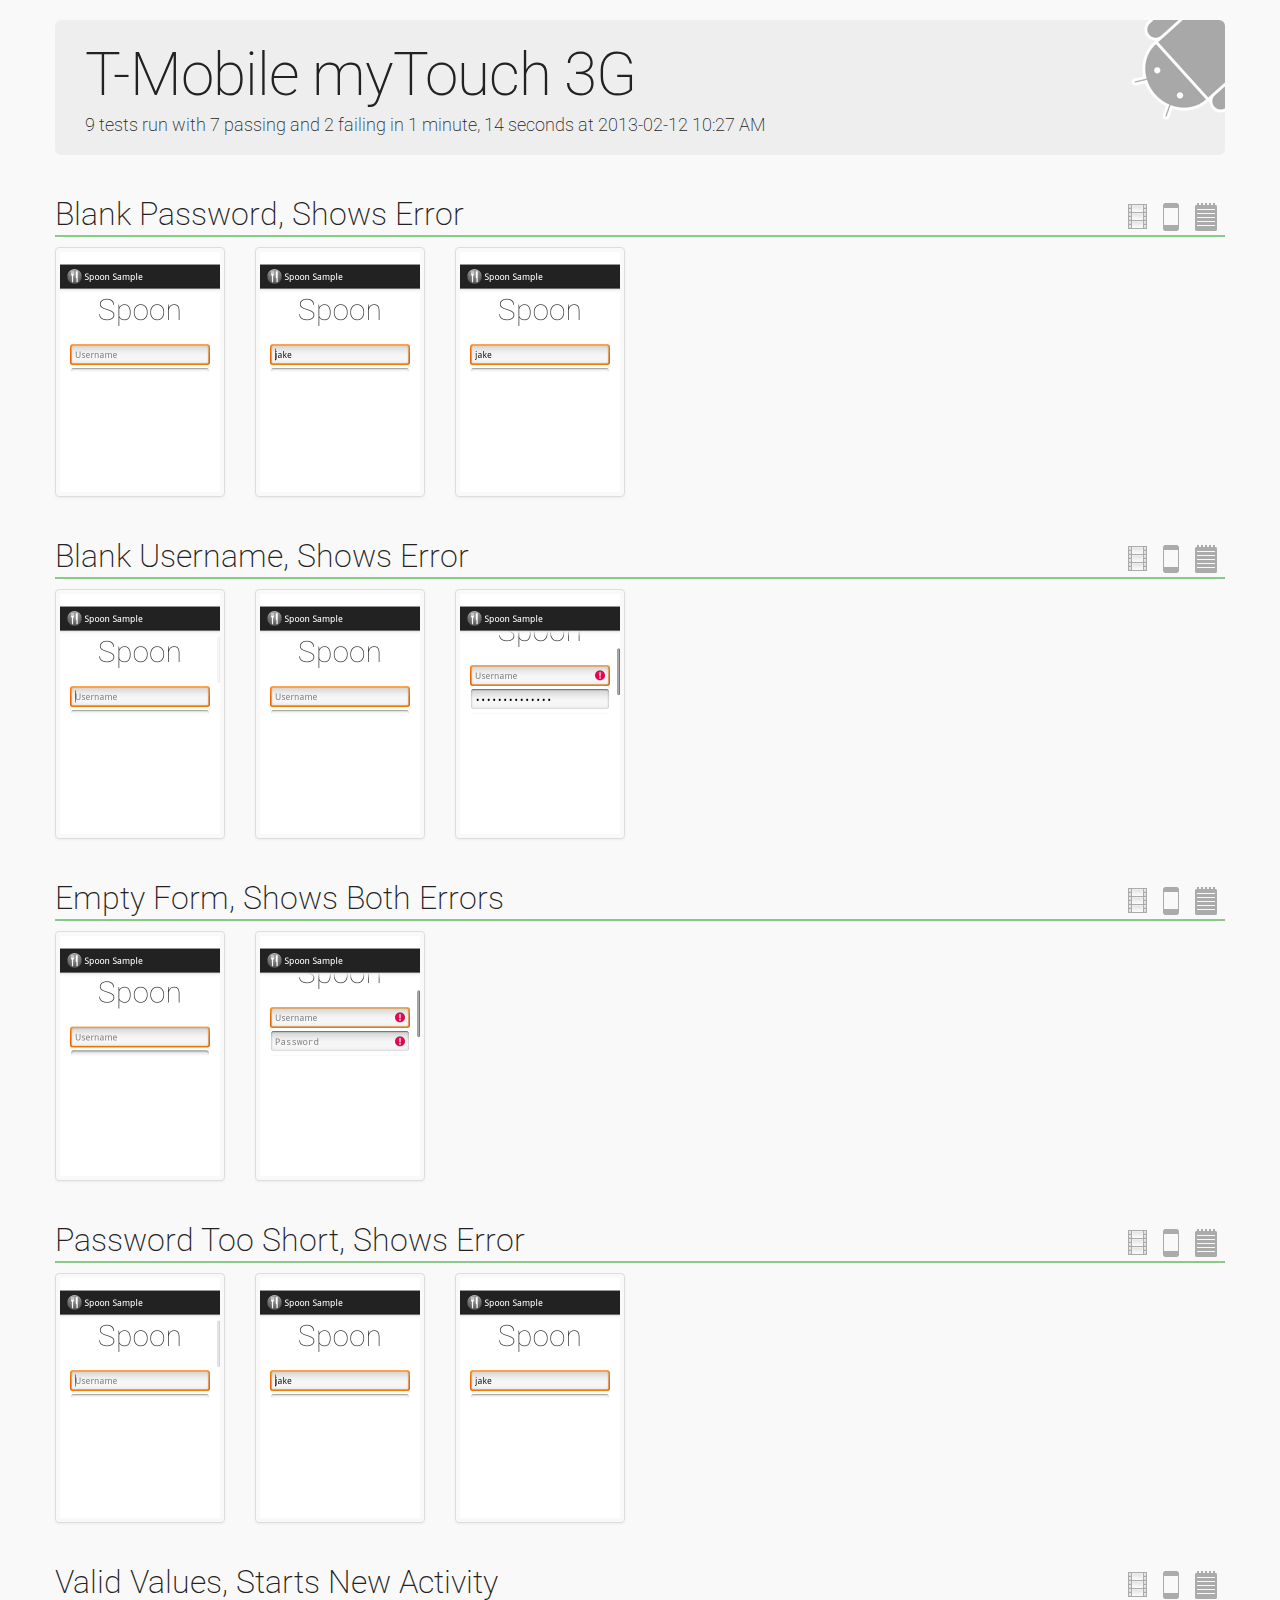
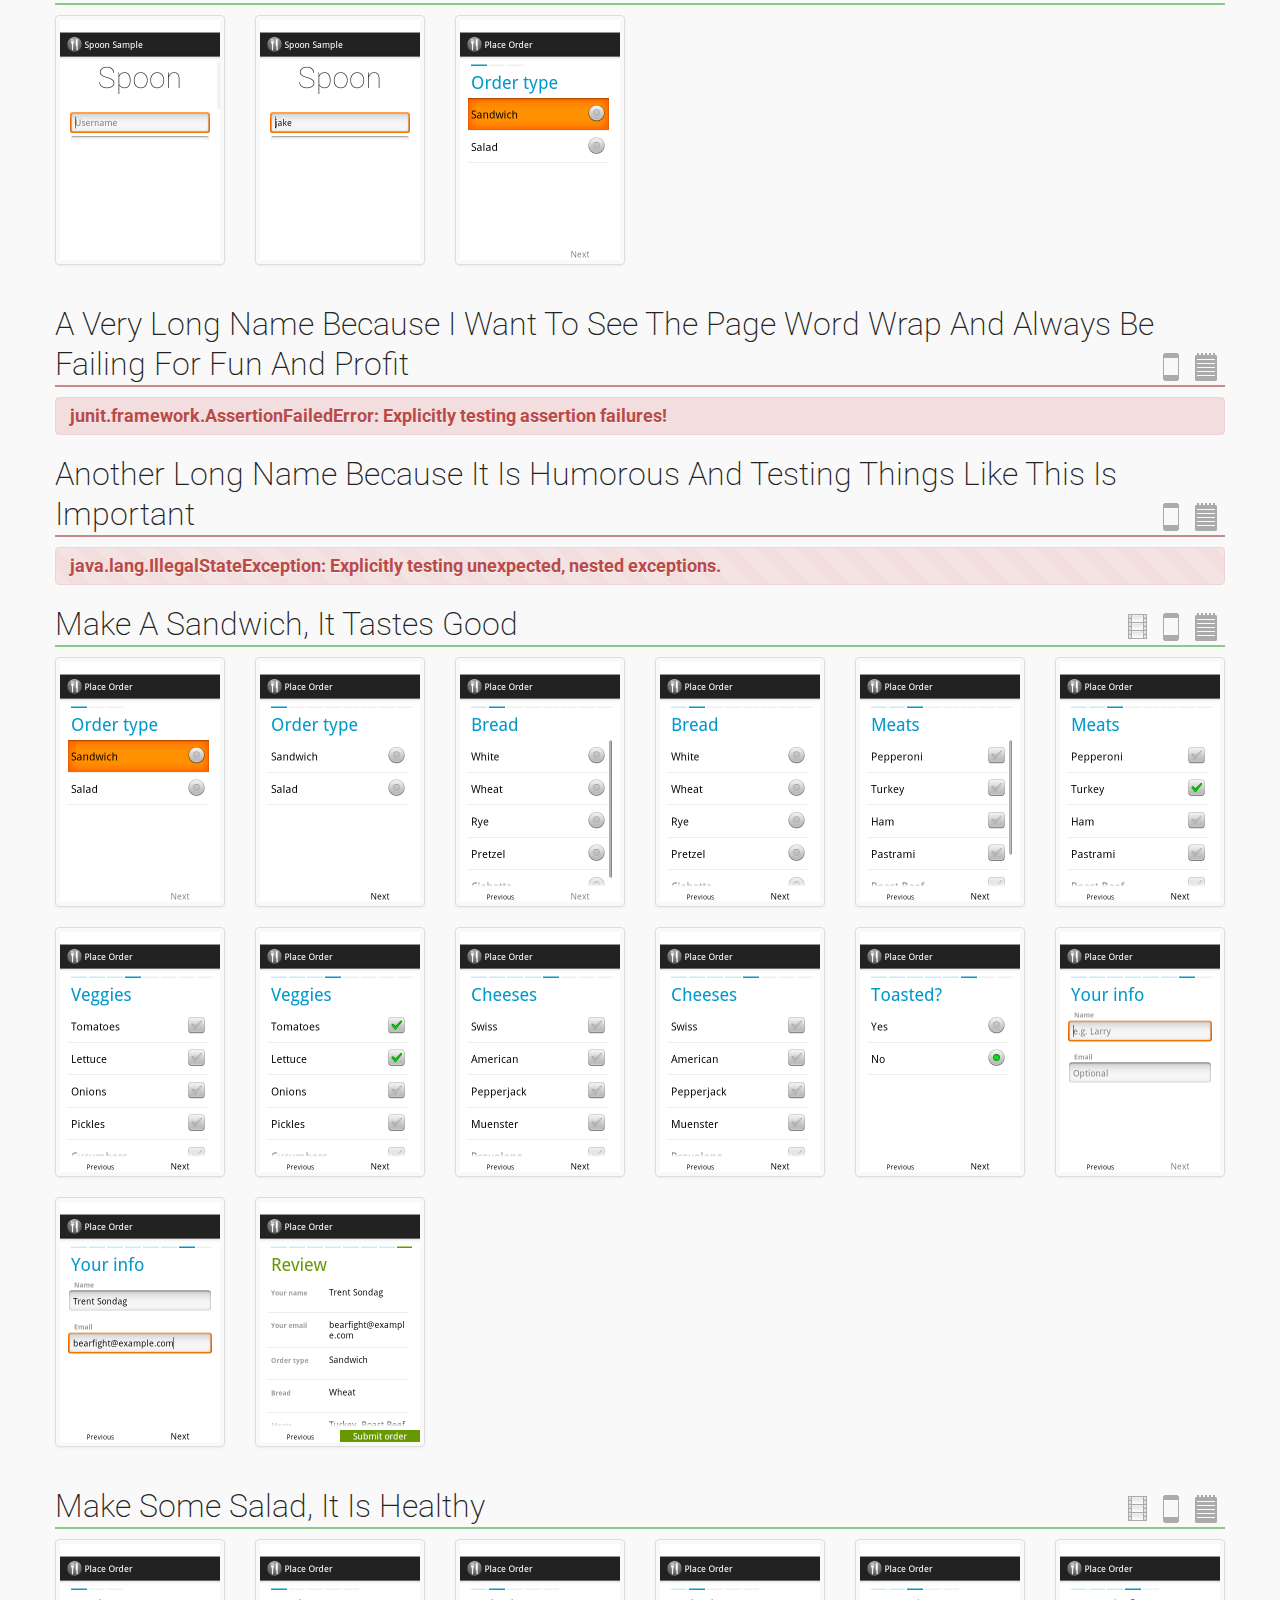
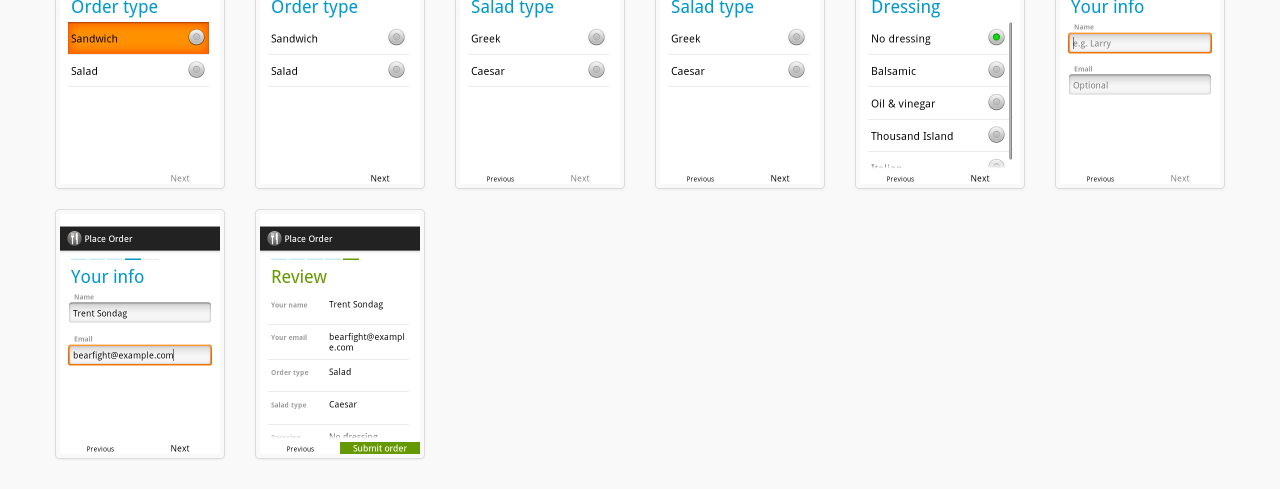
<file: website/sample/device/HT037PB00358.html>
<!DOCTYPE html>
<html>
    <head>
        <meta charset="utf-8">
        <meta name="viewport" content="width=device-width, initial-scale=1.0">
        <title>T-Mobile myTouch 3G</title>
        <link href="http://fonts.googleapis.com/css?family=Roboto:regular,medium,thin,italic,mediumitalic,bold" rel="stylesheet">
        <link href="../static/bootstrap.min.css" rel="stylesheet">
        <link href="../static/bootstrap-responsive.min.css" rel="stylesheet">
        <link href="../static/spoon.css" rel="stylesheet">
        <script src="../static/jquery.min.js"></script>
        <script src="../static/bootstrap.min.js"></script>
        <meta name="description" content="9 tests run with 7 passing and 2 failing in 1 minute, 14 seconds at 2013-02-12 10:27 AM">
    </head>
    <body>
        <div class="container">
            <div class="hero-unit">
                <h1>T-Mobile myTouch 3G</h1>
                <p>9 tests run with 7 passing and 2 failing in 1 minute, 14 seconds at 2013-02-12 10:27 AM</p>
            </div>
            <div class="row" id="com-example-spoon-ordering-tests-LoginActivityTest-testBlankPassword-ShowsError">
                <div class="span12">
                    <h2 class="test-result pass">
                        Blank Password, Shows Error <small>LoginActivityTest</small>
                        <!-- Icons modified from Glyphish Free. http://glyphish.com -->
                        <a href="../logs/HT037PB00358/com.example.spoon.ordering.tests.LoginActivityTest/testBlankPassword_ShowsError.html" title="View device log" class="pull-right icon">
                            <img src="../static/icon-log.png" alt="View device log">
                        </a>
                        <a href="../test/com.example.spoon.ordering.tests.LoginActivityTest/testBlankPassword_ShowsError.html" title="View on all devices" class="pull-right icon">
                            <img src="../static/icon-devices.png" alt="View on all devices">
                        </a>
                        <a href="../image/HT037PB00358/com.example.spoon.ordering.tests.LoginActivityTest/testBlankPassword_ShowsError.gif" title="View as animated GIF" class="pull-right icon">
                            <img src="../static/icon-animated.png" alt="View as animated GIF">
                        </a>
                    </h2>
                    <ul class="thumbnails">
                        <li class="span2">
                            <a href="../image/HT037PB00358/com.example.spoon.ordering.tests.LoginActivityTest/testBlankPassword_ShowsError/1360693680278_initial_state.png" class="thumbnail">
                                <img src="../image/HT037PB00358/com.example.spoon.ordering.tests.LoginActivityTest/testBlankPassword_ShowsError/1360693680278_initial_state.png" title="Initial State.png">
                            </a>
                        </li>
                        <li class="span2">
                            <a href="../image/HT037PB00358/com.example.spoon.ordering.tests.LoginActivityTest/testBlankPassword_ShowsError/1360693681286_username_entered.png" class="thumbnail">
                                <img src="../image/HT037PB00358/com.example.spoon.ordering.tests.LoginActivityTest/testBlankPassword_ShowsError/1360693681286_username_entered.png" title="Username Entered.png">
                            </a>
                        </li>
                        <li class="span2">
                            <a href="../image/HT037PB00358/com.example.spoon.ordering.tests.LoginActivityTest/testBlankPassword_ShowsError/1360693682013_login_clicked.png" class="thumbnail">
                                <img src="../image/HT037PB00358/com.example.spoon.ordering.tests.LoginActivityTest/testBlankPassword_ShowsError/1360693682013_login_clicked.png" title="Login Clicked.png">
                            </a>
                        </li>
                    </ul>
                </div>
            </div>
            <div class="row" id="com-example-spoon-ordering-tests-LoginActivityTest-testBlankUsername-ShowsError">
                <div class="span12">
                    <h2 class="test-result pass">
                        Blank Username, Shows Error <small>LoginActivityTest</small>
                        <!-- Icons modified from Glyphish Free. http://glyphish.com -->
                        <a href="../logs/HT037PB00358/com.example.spoon.ordering.tests.LoginActivityTest/testBlankUsername_ShowsError.html" title="View device log" class="pull-right icon">
                            <img src="../static/icon-log.png" alt="View device log">
                        </a>
                        <a href="../test/com.example.spoon.ordering.tests.LoginActivityTest/testBlankUsername_ShowsError.html" title="View on all devices" class="pull-right icon">
                            <img src="../static/icon-devices.png" alt="View on all devices">
                        </a>
                        <a href="../image/HT037PB00358/com.example.spoon.ordering.tests.LoginActivityTest/testBlankUsername_ShowsError.gif" title="View as animated GIF" class="pull-right icon">
                            <img src="../static/icon-animated.png" alt="View as animated GIF">
                        </a>
                    </h2>
                    <ul class="thumbnails">
                        <li class="span2">
                            <a href="../image/HT037PB00358/com.example.spoon.ordering.tests.LoginActivityTest/testBlankUsername_ShowsError/1360693684603_initial_state.png" class="thumbnail">
                                <img src="../image/HT037PB00358/com.example.spoon.ordering.tests.LoginActivityTest/testBlankUsername_ShowsError/1360693684603_initial_state.png" title="Initial State.png">
                            </a>
                        </li>
                        <li class="span2">
                            <a href="../image/HT037PB00358/com.example.spoon.ordering.tests.LoginActivityTest/testBlankUsername_ShowsError/1360693685574_password_entered.png" class="thumbnail">
                                <img src="../image/HT037PB00358/com.example.spoon.ordering.tests.LoginActivityTest/testBlankUsername_ShowsError/1360693685574_password_entered.png" title="Password Entered.png">
                            </a>
                        </li>
                        <li class="span2">
                            <a href="../image/HT037PB00358/com.example.spoon.ordering.tests.LoginActivityTest/testBlankUsername_ShowsError/1360693686539_login_clicked.png" class="thumbnail">
                                <img src="../image/HT037PB00358/com.example.spoon.ordering.tests.LoginActivityTest/testBlankUsername_ShowsError/1360693686539_login_clicked.png" title="Login Clicked.png">
                            </a>
                        </li>
                    </ul>
                </div>
            </div>
            <div class="row" id="com-example-spoon-ordering-tests-LoginActivityTest-testEmptyForm-ShowsBothErrors">
                <div class="span12">
                    <h2 class="test-result pass">
                        Empty Form, Shows Both Errors <small>LoginActivityTest</small>
                        <!-- Icons modified from Glyphish Free. http://glyphish.com -->
                        <a href="../logs/HT037PB00358/com.example.spoon.ordering.tests.LoginActivityTest/testEmptyForm_ShowsBothErrors.html" title="View device log" class="pull-right icon">
                            <img src="../static/icon-log.png" alt="View device log">
                        </a>
                        <a href="../test/com.example.spoon.ordering.tests.LoginActivityTest/testEmptyForm_ShowsBothErrors.html" title="View on all devices" class="pull-right icon">
                            <img src="../static/icon-devices.png" alt="View on all devices">
                        </a>
                        <a href="../image/HT037PB00358/com.example.spoon.ordering.tests.LoginActivityTest/testEmptyForm_ShowsBothErrors.gif" title="View as animated GIF" class="pull-right icon">
                            <img src="../static/icon-animated.png" alt="View as animated GIF">
                        </a>
                    </h2>
                    <ul class="thumbnails">
                        <li class="span2">
                            <a href="../image/HT037PB00358/com.example.spoon.ordering.tests.LoginActivityTest/testEmptyForm_ShowsBothErrors/1360693688708_initial_state.png" class="thumbnail">
                                <img src="../image/HT037PB00358/com.example.spoon.ordering.tests.LoginActivityTest/testEmptyForm_ShowsBothErrors/1360693688708_initial_state.png" title="Initial State.png">
                            </a>
                        </li>
                        <li class="span2">
                            <a href="../image/HT037PB00358/com.example.spoon.ordering.tests.LoginActivityTest/testEmptyForm_ShowsBothErrors/1360693689574_login_clicked.png" class="thumbnail">
                                <img src="../image/HT037PB00358/com.example.spoon.ordering.tests.LoginActivityTest/testEmptyForm_ShowsBothErrors/1360693689574_login_clicked.png" title="Login Clicked.png">
                            </a>
                        </li>
                    </ul>
                </div>
            </div>
            <div class="row" id="com-example-spoon-ordering-tests-LoginActivityTest-testPasswordTooShort-ShowsError">
                <div class="span12">
                    <h2 class="test-result pass">
                        Password Too Short, Shows Error <small>LoginActivityTest</small>
                        <!-- Icons modified from Glyphish Free. http://glyphish.com -->
                        <a href="../logs/HT037PB00358/com.example.spoon.ordering.tests.LoginActivityTest/testPasswordTooShort_ShowsError.html" title="View device log" class="pull-right icon">
                            <img src="../static/icon-log.png" alt="View device log">
                        </a>
                        <a href="../test/com.example.spoon.ordering.tests.LoginActivityTest/testPasswordTooShort_ShowsError.html" title="View on all devices" class="pull-right icon">
                            <img src="../static/icon-devices.png" alt="View on all devices">
                        </a>
                        <a href="../image/HT037PB00358/com.example.spoon.ordering.tests.LoginActivityTest/testPasswordTooShort_ShowsError.gif" title="View as animated GIF" class="pull-right icon">
                            <img src="../static/icon-animated.png" alt="View as animated GIF">
                        </a>
                    </h2>
                    <ul class="thumbnails">
                        <li class="span2">
                            <a href="../image/HT037PB00358/com.example.spoon.ordering.tests.LoginActivityTest/testPasswordTooShort_ShowsError/1360693692399_initial_state.png" class="thumbnail">
                                <img src="../image/HT037PB00358/com.example.spoon.ordering.tests.LoginActivityTest/testPasswordTooShort_ShowsError/1360693692399_initial_state.png" title="Initial State.png">
                            </a>
                        </li>
                        <li class="span2">
                            <a href="../image/HT037PB00358/com.example.spoon.ordering.tests.LoginActivityTest/testPasswordTooShort_ShowsError/1360693693354_values_entered.png" class="thumbnail">
                                <img src="../image/HT037PB00358/com.example.spoon.ordering.tests.LoginActivityTest/testPasswordTooShort_ShowsError/1360693693354_values_entered.png" title="Values Entered.png">
                            </a>
                        </li>
                        <li class="span2">
                            <a href="../image/HT037PB00358/com.example.spoon.ordering.tests.LoginActivityTest/testPasswordTooShort_ShowsError/1360693694116_login_clicked.png" class="thumbnail">
                                <img src="../image/HT037PB00358/com.example.spoon.ordering.tests.LoginActivityTest/testPasswordTooShort_ShowsError/1360693694116_login_clicked.png" title="Login Clicked.png">
                            </a>
                        </li>
                    </ul>
                </div>
            </div>
            <div class="row" id="com-example-spoon-ordering-tests-LoginActivityTest-testValidValues-StartsNewActivity">
                <div class="span12">
                    <h2 class="test-result pass">
                        Valid Values, Starts New Activity <small>LoginActivityTest</small>
                        <!-- Icons modified from Glyphish Free. http://glyphish.com -->
                        <a href="../logs/HT037PB00358/com.example.spoon.ordering.tests.LoginActivityTest/testValidValues_StartsNewActivity.html" title="View device log" class="pull-right icon">
                            <img src="../static/icon-log.png" alt="View device log">
                        </a>
                        <a href="../test/com.example.spoon.ordering.tests.LoginActivityTest/testValidValues_StartsNewActivity.html" title="View on all devices" class="pull-right icon">
                            <img src="../static/icon-devices.png" alt="View on all devices">
                        </a>
                        <a href="../image/HT037PB00358/com.example.spoon.ordering.tests.LoginActivityTest/testValidValues_StartsNewActivity.gif" title="View as animated GIF" class="pull-right icon">
                            <img src="../static/icon-animated.png" alt="View as animated GIF">
                        </a>
                    </h2>
                    <ul class="thumbnails">
                        <li class="span2">
                            <a href="../image/HT037PB00358/com.example.spoon.ordering.tests.LoginActivityTest/testValidValues_StartsNewActivity/1360693696584_initial_state.png" class="thumbnail">
                                <img src="../image/HT037PB00358/com.example.spoon.ordering.tests.LoginActivityTest/testValidValues_StartsNewActivity/1360693696584_initial_state.png" title="Initial State.png">
                            </a>
                        </li>
                        <li class="span2">
                            <a href="../image/HT037PB00358/com.example.spoon.ordering.tests.LoginActivityTest/testValidValues_StartsNewActivity/1360693697564_values_entered.png" class="thumbnail">
                                <img src="../image/HT037PB00358/com.example.spoon.ordering.tests.LoginActivityTest/testValidValues_StartsNewActivity/1360693697564_values_entered.png" title="Values Entered.png">
                            </a>
                        </li>
                        <li class="span2">
                            <a href="../image/HT037PB00358/com.example.spoon.ordering.tests.LoginActivityTest/testValidValues_StartsNewActivity/1360693699120_next_activity_shown.png" class="thumbnail">
                                <img src="../image/HT037PB00358/com.example.spoon.ordering.tests.LoginActivityTest/testValidValues_StartsNewActivity/1360693699120_next_activity_shown.png" title="Next Activity Shown.png">
                            </a>
                        </li>
                    </ul>
                </div>
            </div>
            <div class="row" id="com-example-spoon-ordering-tests-MiscellaneousTest-testAVeryLongNameBecauseIWantToSeeThePageWordWrapAndAlwaysBeFailingForFunAndProfit">
                <div class="span12">
                    <h2 class="test-result fail">
                        A Very Long Name Because I Want To See The Page Word Wrap And Always Be Failing For Fun And Profit <small>MiscellaneousTest</small>
                        <!-- Icons modified from Glyphish Free. http://glyphish.com -->
                        <a href="../logs/HT037PB00358/com.example.spoon.ordering.tests.MiscellaneousTest/testAVeryLongNameBecauseIWantToSeeThePageWordWrapAndAlwaysBeFailingForFunAndProfit.html" title="View device log" class="pull-right icon">
                            <img src="../static/icon-log.png" alt="View device log">
                        </a>
                        <a href="../test/com.example.spoon.ordering.tests.MiscellaneousTest/testAVeryLongNameBecauseIWantToSeeThePageWordWrapAndAlwaysBeFailingForFunAndProfit.html" title="View on all devices" class="pull-right icon">
                            <img src="../static/icon-devices.png" alt="View on all devices">
                        </a>
                    </h2>
                    <div class="alert alert-error stacktrace fail">
                        <h4 data-toggle="collapse" data-target="#stacktrace-16">junit.framework.AssertionFailedError: Explicitly testing assertion failures!</h4>
                        <div class="stacktrace-body collapse" id="stacktrace-16">
                            <div class="stacktrace-line">&nbsp;&nbsp;&nbsp;&nbsp;at com.example.spoon.ordering.tests.MiscellaneousTest.testAVeryLongNameBecauseIWantToSeeThePageWordWrapAndAlwaysBeFailingForFunAndProfit(MiscellaneousTest.java:7)</div>
                            <div class="stacktrace-line">&nbsp;&nbsp;&nbsp;&nbsp;at java.lang.reflect.Method.invokeNative(Native Method)</div>
                            <div class="stacktrace-line">&nbsp;&nbsp;&nbsp;&nbsp;at android.test.InstrumentationTestCase.runMethod(InstrumentationTestCase.java:204)</div>
                            <div class="stacktrace-line">&nbsp;&nbsp;&nbsp;&nbsp;at android.test.InstrumentationTestCase.runTest(InstrumentationTestCase.java:194)</div>
                            <div class="stacktrace-line">&nbsp;&nbsp;&nbsp;&nbsp;at android.test.AndroidTestRunner.runTest(AndroidTestRunner.java:169)</div>
                            <div class="stacktrace-line">&nbsp;&nbsp;&nbsp;&nbsp;at android.test.AndroidTestRunner.runTest(AndroidTestRunner.java:154)</div>
                            <div class="stacktrace-line">&nbsp;&nbsp;&nbsp;&nbsp;at android.test.InstrumentationTestRunner.onStart(InstrumentationTestRunner.java:520)</div>
                            <div class="stacktrace-line">&nbsp;&nbsp;&nbsp;&nbsp;at com.example.spoon.ordering.tests.SpoonInstrumentationTestRunner.onStart(SpoonInstrumentationTestRunner.java:36)</div>
                            <div class="stacktrace-line">&nbsp;&nbsp;&nbsp;&nbsp;at android.app.Instrumentation$InstrumentationThread.run(Instrumentation.java:1447)</div>
                        </div>
                    </div>
                </div>
            </div>
            <div class="row" id="com-example-spoon-ordering-tests-MiscellaneousTest-testAnotherLongNameBecauseItIsHumorousAndTestingThingsLikeThisIsImportant">
                <div class="span12">
                    <h2 class="test-result error">
                        Another Long Name Because It Is Humorous And Testing Things Like This Is Important <small>MiscellaneousTest</small>
                        <!-- Icons modified from Glyphish Free. http://glyphish.com -->
                        <a href="../logs/HT037PB00358/com.example.spoon.ordering.tests.MiscellaneousTest/testAnotherLongNameBecauseItIsHumorousAndTestingThingsLikeThisIsImportant.html" title="View device log" class="pull-right icon">
                            <img src="../static/icon-log.png" alt="View device log">
                        </a>
                        <a href="../test/com.example.spoon.ordering.tests.MiscellaneousTest/testAnotherLongNameBecauseItIsHumorousAndTestingThingsLikeThisIsImportant.html" title="View on all devices" class="pull-right icon">
                            <img src="../static/icon-devices.png" alt="View on all devices">
                        </a>
                    </h2>
                    <div class="alert alert-error stacktrace error">
                        <h4 data-toggle="collapse" data-target="#stacktrace-17">java.lang.IllegalStateException: Explicitly testing unexpected, nested exceptions.</h4>
                        <div class="stacktrace-body collapse" id="stacktrace-17">
                            <div class="stacktrace-line">&nbsp;&nbsp;&nbsp;&nbsp;at com.example.spoon.ordering.tests.MiscellaneousTest.testAnotherLongNameBecauseItIsHumorousAndTestingThingsLikeThisIsImportant(MiscellaneousTest.java:14)</div>
                            <div class="stacktrace-line">&nbsp;&nbsp;&nbsp;&nbsp;at java.lang.reflect.Method.invokeNative(Native Method)</div>
                            <div class="stacktrace-line">&nbsp;&nbsp;&nbsp;&nbsp;at android.test.InstrumentationTestCase.runMethod(InstrumentationTestCase.java:204)</div>
                            <div class="stacktrace-line">&nbsp;&nbsp;&nbsp;&nbsp;at android.test.InstrumentationTestCase.runTest(InstrumentationTestCase.java:194)</div>
                            <div class="stacktrace-line">&nbsp;&nbsp;&nbsp;&nbsp;at android.test.AndroidTestRunner.runTest(AndroidTestRunner.java:169)</div>
                            <div class="stacktrace-line">&nbsp;&nbsp;&nbsp;&nbsp;at android.test.AndroidTestRunner.runTest(AndroidTestRunner.java:154)</div>
                            <div class="stacktrace-line">&nbsp;&nbsp;&nbsp;&nbsp;at android.test.InstrumentationTestRunner.onStart(InstrumentationTestRunner.java:520)</div>
                            <div class="stacktrace-line">&nbsp;&nbsp;&nbsp;&nbsp;at com.example.spoon.ordering.tests.SpoonInstrumentationTestRunner.onStart(SpoonInstrumentationTestRunner.java:36)</div>
                            <div class="stacktrace-line">&nbsp;&nbsp;&nbsp;&nbsp;at android.app.Instrumentation$InstrumentationThread.run(Instrumentation.java:1447)</div>
                            <div class="stacktrace-line">Caused by: java.lang.RuntimeException: Messages can have...<br/>...newlines.</div>
                        </div>
                    </div>
                </div>
            </div>
            <div class="row" id="com-example-spoon-ordering-tests-OrderActivityTest-testMakeASandwich-ItTastesGood">
                <div class="span12">
                    <h2 class="test-result pass">
                        Make A Sandwich, It Tastes Good <small>OrderActivityTest</small>
                        <!-- Icons modified from Glyphish Free. http://glyphish.com -->
                        <a href="../logs/HT037PB00358/com.example.spoon.ordering.tests.OrderActivityTest/testMakeASandwich_ItTastesGood.html" title="View device log" class="pull-right icon">
                            <img src="../static/icon-log.png" alt="View device log">
                        </a>
                        <a href="../test/com.example.spoon.ordering.tests.OrderActivityTest/testMakeASandwich_ItTastesGood.html" title="View on all devices" class="pull-right icon">
                            <img src="../static/icon-devices.png" alt="View on all devices">
                        </a>
                        <a href="../image/HT037PB00358/com.example.spoon.ordering.tests.OrderActivityTest/testMakeASandwich_ItTastesGood.gif" title="View as animated GIF" class="pull-right icon">
                            <img src="../static/icon-animated.png" alt="View as animated GIF">
                        </a>
                    </h2>
                    <ul class="thumbnails">
                        <li class="span2">
                            <a href="../image/HT037PB00358/com.example.spoon.ordering.tests.OrderActivityTest/testMakeASandwich_ItTastesGood/1360693702645_initial_state.png" class="thumbnail">
                                <img src="../image/HT037PB00358/com.example.spoon.ordering.tests.OrderActivityTest/testMakeASandwich_ItTastesGood/1360693702645_initial_state.png" title="Initial State.png">
                            </a>
                        </li>
                        <li class="span2">
                            <a href="../image/HT037PB00358/com.example.spoon.ordering.tests.OrderActivityTest/testMakeASandwich_ItTastesGood/1360693704514_selected_sandwich.png" class="thumbnail">
                                <img src="../image/HT037PB00358/com.example.spoon.ordering.tests.OrderActivityTest/testMakeASandwich_ItTastesGood/1360693704514_selected_sandwich.png" title="Selected Sandwich.png">
                            </a>
                        </li>
                        <li class="span2">
                            <a href="../image/HT037PB00358/com.example.spoon.ordering.tests.OrderActivityTest/testMakeASandwich_ItTastesGood/1360693705908_bread.png" class="thumbnail">
                                <img src="../image/HT037PB00358/com.example.spoon.ordering.tests.OrderActivityTest/testMakeASandwich_ItTastesGood/1360693705908_bread.png" title="Bread.png">
                            </a>
                        </li>
                        <li class="span2">
                            <a href="../image/HT037PB00358/com.example.spoon.ordering.tests.OrderActivityTest/testMakeASandwich_ItTastesGood/1360693707806_selected_bread.png" class="thumbnail">
                                <img src="../image/HT037PB00358/com.example.spoon.ordering.tests.OrderActivityTest/testMakeASandwich_ItTastesGood/1360693707806_selected_bread.png" title="Selected Bread.png">
                            </a>
                        </li>
                        <li class="span2">
                            <a href="../image/HT037PB00358/com.example.spoon.ordering.tests.OrderActivityTest/testMakeASandwich_ItTastesGood/1360693709313_meats.png" class="thumbnail">
                                <img src="../image/HT037PB00358/com.example.spoon.ordering.tests.OrderActivityTest/testMakeASandwich_ItTastesGood/1360693709313_meats.png" title="Meats.png">
                            </a>
                        </li>
                        <li class="span2">
                            <a href="../image/HT037PB00358/com.example.spoon.ordering.tests.OrderActivityTest/testMakeASandwich_ItTastesGood/1360693712425_selected_meats.png" class="thumbnail">
                                <img src="../image/HT037PB00358/com.example.spoon.ordering.tests.OrderActivityTest/testMakeASandwich_ItTastesGood/1360693712425_selected_meats.png" title="Selected Meats.png">
                            </a>
                        </li>
                        <li class="span2">
                            <a href="../image/HT037PB00358/com.example.spoon.ordering.tests.OrderActivityTest/testMakeASandwich_ItTastesGood/1360693713836_veggies.png" class="thumbnail">
                                <img src="../image/HT037PB00358/com.example.spoon.ordering.tests.OrderActivityTest/testMakeASandwich_ItTastesGood/1360693713836_veggies.png" title="Veggies.png">
                            </a>
                        </li>
                        <li class="span2">
                            <a href="../image/HT037PB00358/com.example.spoon.ordering.tests.OrderActivityTest/testMakeASandwich_ItTastesGood/1360693718062_selected_veggies.png" class="thumbnail">
                                <img src="../image/HT037PB00358/com.example.spoon.ordering.tests.OrderActivityTest/testMakeASandwich_ItTastesGood/1360693718062_selected_veggies.png" title="Selected Veggies.png">
                            </a>
                        </li>
                        <li class="span2">
                            <a href="../image/HT037PB00358/com.example.spoon.ordering.tests.OrderActivityTest/testMakeASandwich_ItTastesGood/1360693719457_cheeses.png" class="thumbnail">
                                <img src="../image/HT037PB00358/com.example.spoon.ordering.tests.OrderActivityTest/testMakeASandwich_ItTastesGood/1360693719457_cheeses.png" title="Cheeses.png">
                            </a>
                        </li>
                        <li class="span2">
                            <a href="../image/HT037PB00358/com.example.spoon.ordering.tests.OrderActivityTest/testMakeASandwich_ItTastesGood/1360693721266_selected_cheeses.png" class="thumbnail">
                                <img src="../image/HT037PB00358/com.example.spoon.ordering.tests.OrderActivityTest/testMakeASandwich_ItTastesGood/1360693721266_selected_cheeses.png" title="Selected Cheeses.png">
                            </a>
                        </li>
                        <li class="span2">
                            <a href="../image/HT037PB00358/com.example.spoon.ordering.tests.OrderActivityTest/testMakeASandwich_ItTastesGood/1360693722664_toasted.png" class="thumbnail">
                                <img src="../image/HT037PB00358/com.example.spoon.ordering.tests.OrderActivityTest/testMakeASandwich_ItTastesGood/1360693722664_toasted.png" title="Toasted.png">
                            </a>
                        </li>
                        <li class="span2">
                            <a href="../image/HT037PB00358/com.example.spoon.ordering.tests.OrderActivityTest/testMakeASandwich_ItTastesGood/1360693724983_your_info.png" class="thumbnail">
                                <img src="../image/HT037PB00358/com.example.spoon.ordering.tests.OrderActivityTest/testMakeASandwich_ItTastesGood/1360693724983_your_info.png" title="Your Info.png">
                            </a>
                        </li>
                        <li class="span2">
                            <a href="../image/HT037PB00358/com.example.spoon.ordering.tests.OrderActivityTest/testMakeASandwich_ItTastesGood/1360693730607_completed_your_info.png" class="thumbnail">
                                <img src="../image/HT037PB00358/com.example.spoon.ordering.tests.OrderActivityTest/testMakeASandwich_ItTastesGood/1360693730607_completed_your_info.png" title="Completed Your Info.png">
                            </a>
                        </li>
                        <li class="span2">
                            <a href="../image/HT037PB00358/com.example.spoon.ordering.tests.OrderActivityTest/testMakeASandwich_ItTastesGood/1360693731823_review.png" class="thumbnail">
                                <img src="../image/HT037PB00358/com.example.spoon.ordering.tests.OrderActivityTest/testMakeASandwich_ItTastesGood/1360693731823_review.png" title="Review.png">
                            </a>
                        </li>
                    </ul>
                </div>
            </div>
            <div class="row" id="com-example-spoon-ordering-tests-OrderActivityTest-testMakeSomeSalad-ItIsHealthy">
                <div class="span12">
                    <h2 class="test-result pass">
                        Make Some Salad, It Is Healthy <small>OrderActivityTest</small>
                        <!-- Icons modified from Glyphish Free. http://glyphish.com -->
                        <a href="../logs/HT037PB00358/com.example.spoon.ordering.tests.OrderActivityTest/testMakeSomeSalad_ItIsHealthy.html" title="View device log" class="pull-right icon">
                            <img src="../static/icon-log.png" alt="View device log">
                        </a>
                        <a href="../test/com.example.spoon.ordering.tests.OrderActivityTest/testMakeSomeSalad_ItIsHealthy.html" title="View on all devices" class="pull-right icon">
                            <img src="../static/icon-devices.png" alt="View on all devices">
                        </a>
                        <a href="../image/HT037PB00358/com.example.spoon.ordering.tests.OrderActivityTest/testMakeSomeSalad_ItIsHealthy.gif" title="View as animated GIF" class="pull-right icon">
                            <img src="../static/icon-animated.png" alt="View as animated GIF">
                        </a>
                    </h2>
                    <ul class="thumbnails">
                        <li class="span2">
                            <a href="../image/HT037PB00358/com.example.spoon.ordering.tests.OrderActivityTest/testMakeSomeSalad_ItIsHealthy/1360693734829_initial_state.png" class="thumbnail">
                                <img src="../image/HT037PB00358/com.example.spoon.ordering.tests.OrderActivityTest/testMakeSomeSalad_ItIsHealthy/1360693734829_initial_state.png" title="Initial State.png">
                            </a>
                        </li>
                        <li class="span2">
                            <a href="../image/HT037PB00358/com.example.spoon.ordering.tests.OrderActivityTest/testMakeSomeSalad_ItIsHealthy/1360693736693_selected_salad.png" class="thumbnail">
                                <img src="../image/HT037PB00358/com.example.spoon.ordering.tests.OrderActivityTest/testMakeSomeSalad_ItIsHealthy/1360693736693_selected_salad.png" title="Selected Salad.png">
                            </a>
                        </li>
                        <li class="span2">
                            <a href="../image/HT037PB00358/com.example.spoon.ordering.tests.OrderActivityTest/testMakeSomeSalad_ItIsHealthy/1360693738062_salad_type.png" class="thumbnail">
                                <img src="../image/HT037PB00358/com.example.spoon.ordering.tests.OrderActivityTest/testMakeSomeSalad_ItIsHealthy/1360693738062_salad_type.png" title="Salad Type.png">
                            </a>
                        </li>
                        <li class="span2">
                            <a href="../image/HT037PB00358/com.example.spoon.ordering.tests.OrderActivityTest/testMakeSomeSalad_ItIsHealthy/1360693739882_selected_salad_type.png" class="thumbnail">
                                <img src="../image/HT037PB00358/com.example.spoon.ordering.tests.OrderActivityTest/testMakeSomeSalad_ItIsHealthy/1360693739882_selected_salad_type.png" title="Selected Salad Type.png">
                            </a>
                        </li>
                        <li class="span2">
                            <a href="../image/HT037PB00358/com.example.spoon.ordering.tests.OrderActivityTest/testMakeSomeSalad_ItIsHealthy/1360693741433_dressing.png" class="thumbnail">
                                <img src="../image/HT037PB00358/com.example.spoon.ordering.tests.OrderActivityTest/testMakeSomeSalad_ItIsHealthy/1360693741433_dressing.png" title="Dressing.png">
                            </a>
                        </li>
                        <li class="span2">
                            <a href="../image/HT037PB00358/com.example.spoon.ordering.tests.OrderActivityTest/testMakeSomeSalad_ItIsHealthy/1360693743824_your_info.png" class="thumbnail">
                                <img src="../image/HT037PB00358/com.example.spoon.ordering.tests.OrderActivityTest/testMakeSomeSalad_ItIsHealthy/1360693743824_your_info.png" title="Your Info.png">
                            </a>
                        </li>
                        <li class="span2">
                            <a href="../image/HT037PB00358/com.example.spoon.ordering.tests.OrderActivityTest/testMakeSomeSalad_ItIsHealthy/1360693749296_completed_your_info.png" class="thumbnail">
                                <img src="../image/HT037PB00358/com.example.spoon.ordering.tests.OrderActivityTest/testMakeSomeSalad_ItIsHealthy/1360693749296_completed_your_info.png" title="Completed Your Info.png">
                            </a>
                        </li>
                        <li class="span2">
                            <a href="../image/HT037PB00358/com.example.spoon.ordering.tests.OrderActivityTest/testMakeSomeSalad_ItIsHealthy/1360693750485_review.png" class="thumbnail">
                                <img src="../image/HT037PB00358/com.example.spoon.ordering.tests.OrderActivityTest/testMakeSomeSalad_ItIsHealthy/1360693750485_review.png" title="Review.png">
                            </a>
                        </li>
                    </ul>
                </div>
            </div>
        </div>
        <script type="text/javascript">
            $('.icon').tooltip({
                container: 'body'
            });
        </script>
    </body>
</html>
</file>
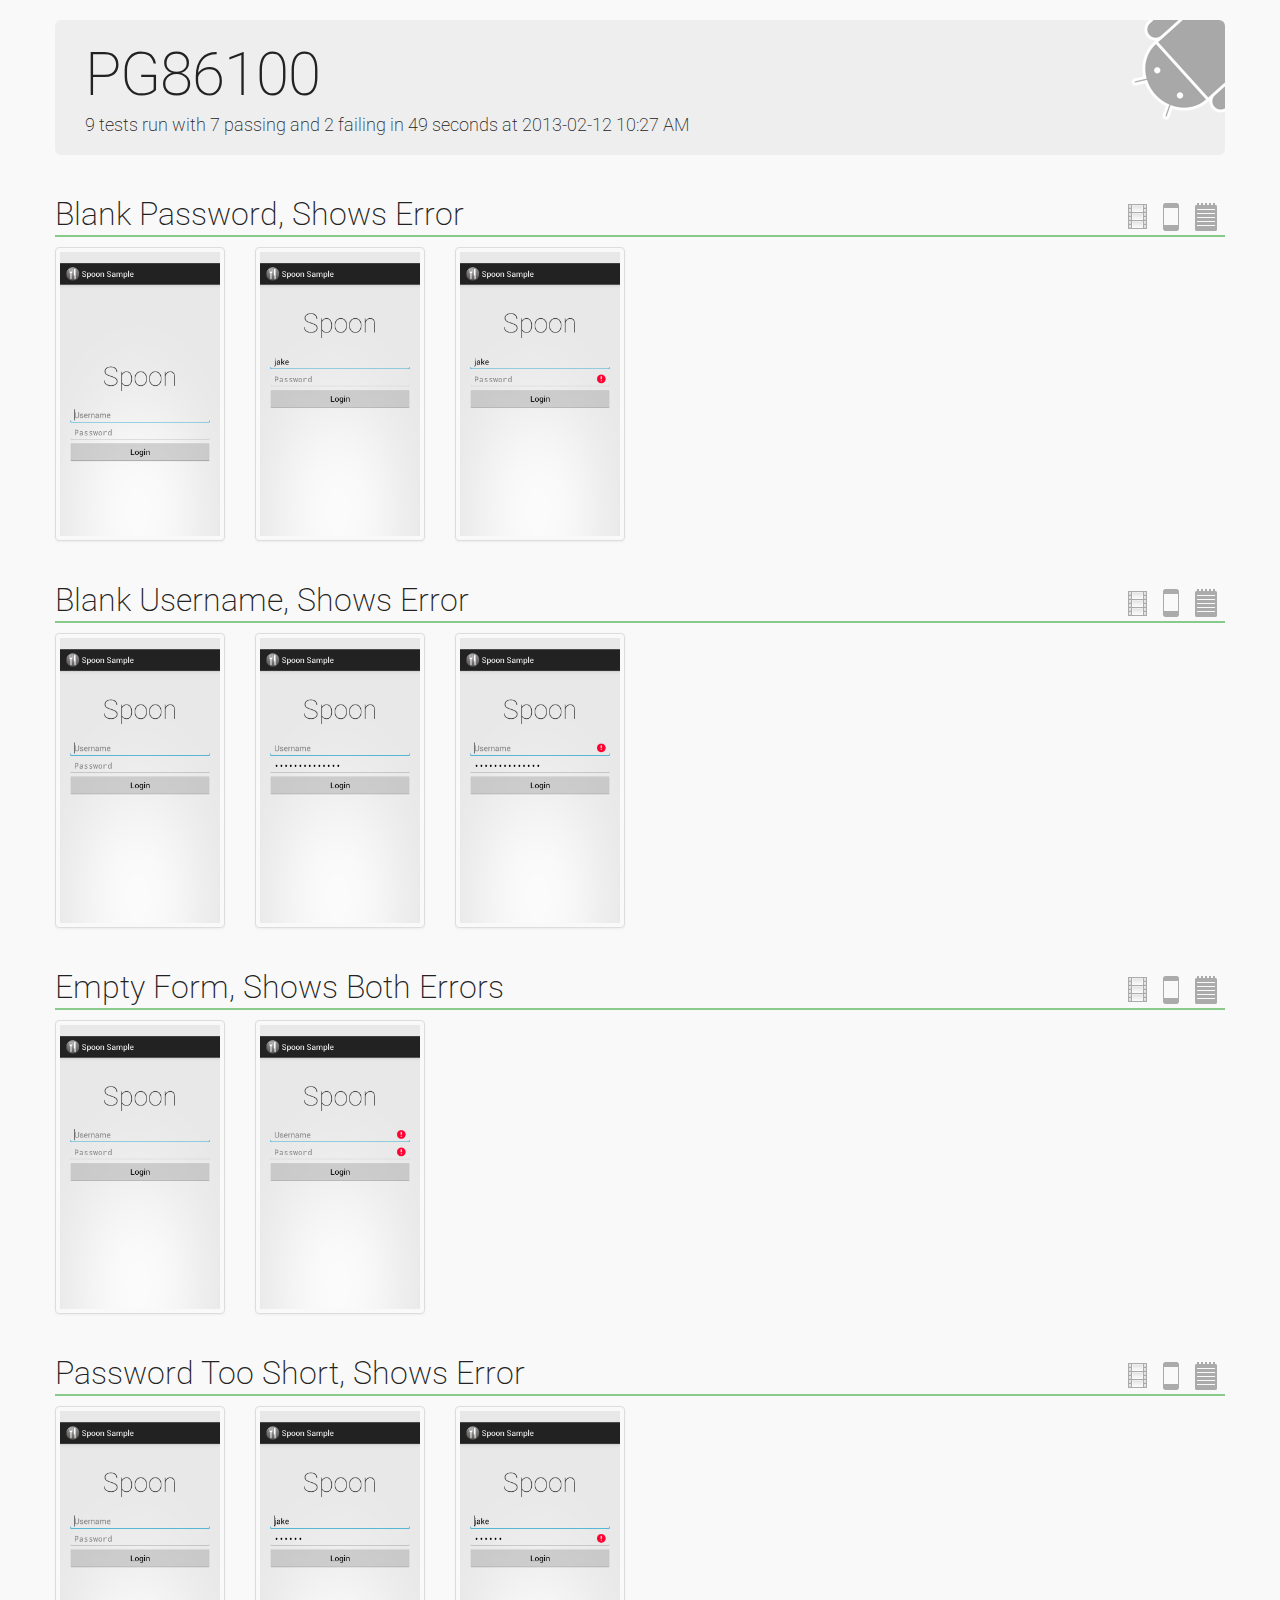
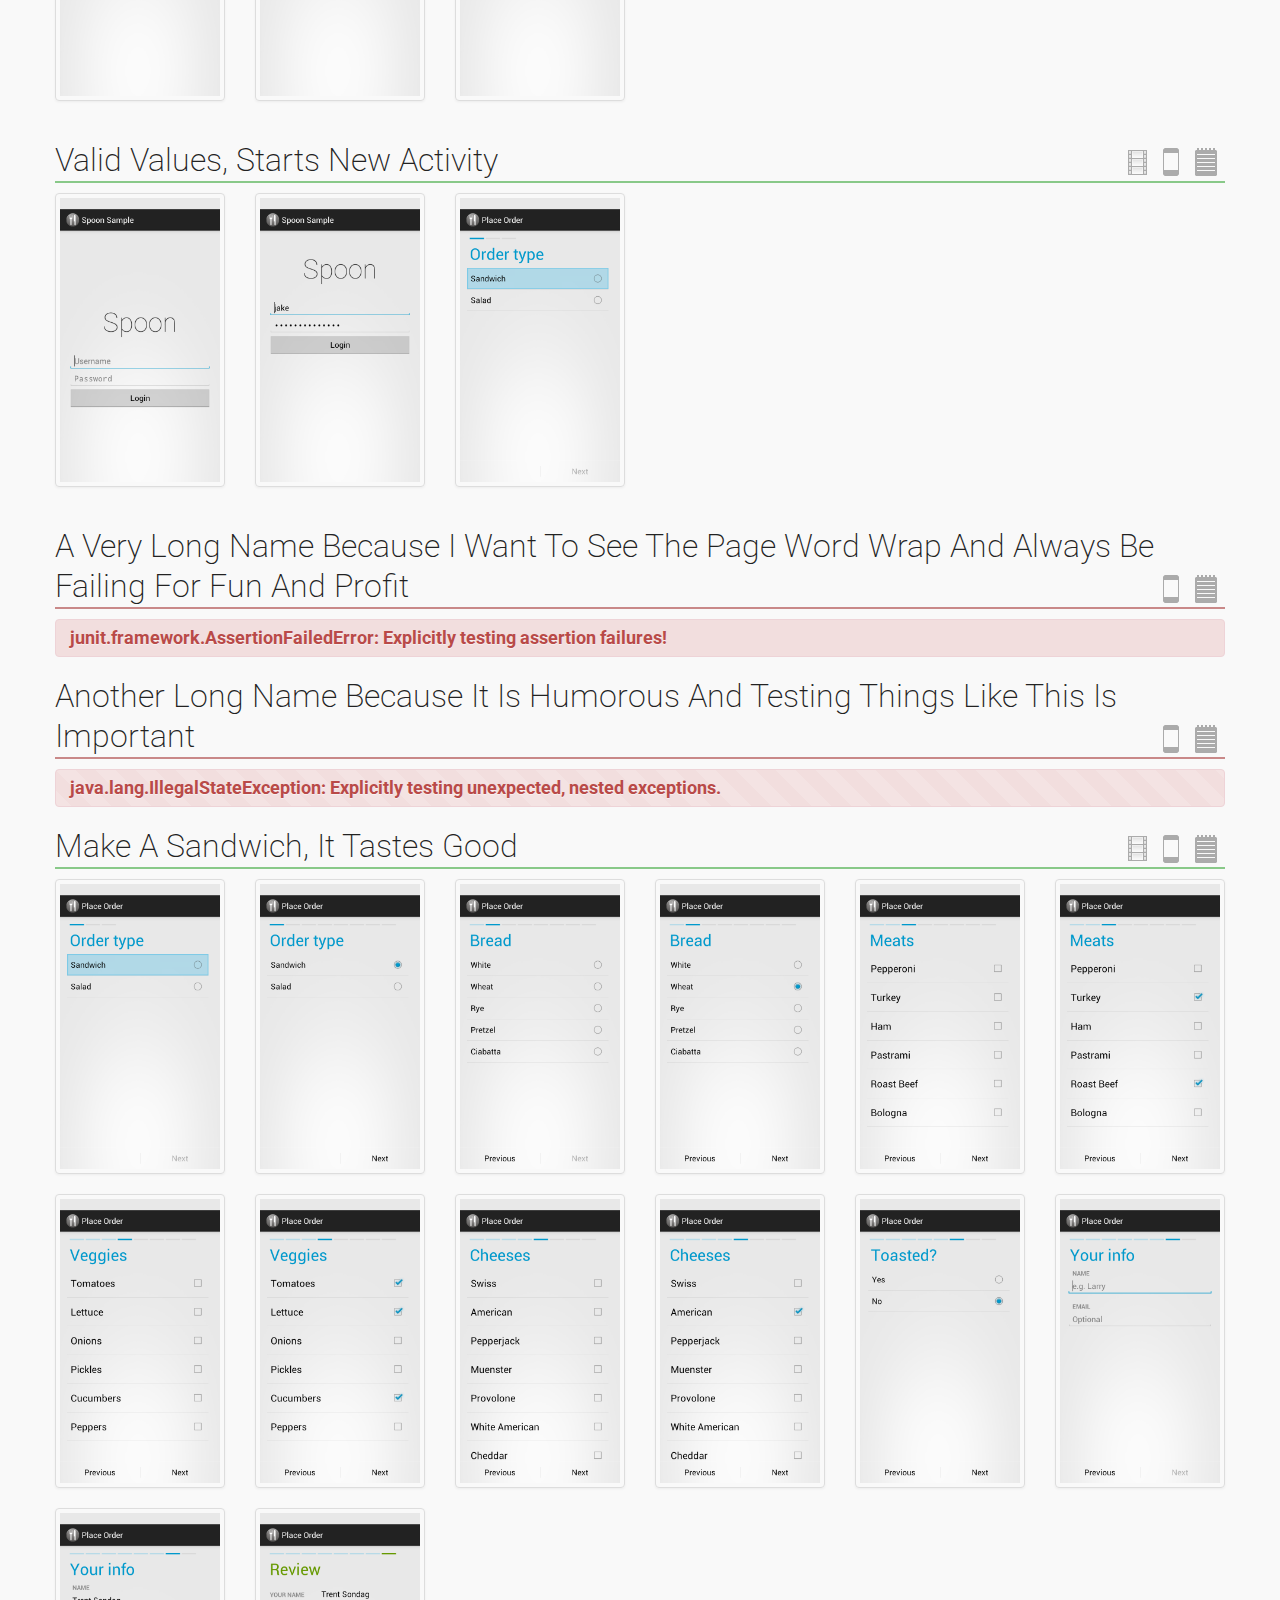
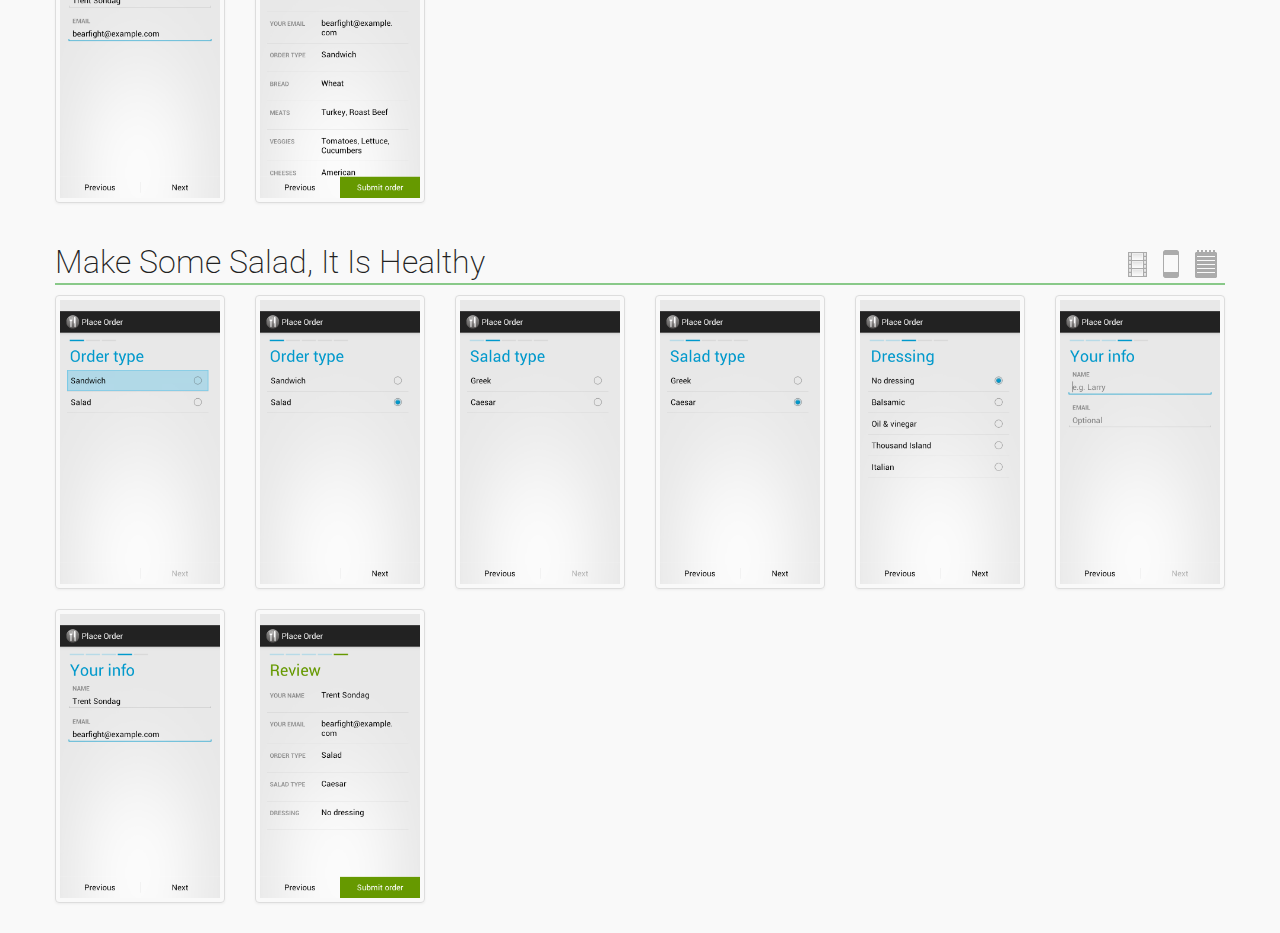
<file: website/sample/device/HT179HX01564.html>
<!DOCTYPE html>
<html>
    <head>
        <meta charset="utf-8">
        <meta name="viewport" content="width=device-width, initial-scale=1.0">
        <title>PG86100</title>
        <link href="http://fonts.googleapis.com/css?family=Roboto:regular,medium,thin,italic,mediumitalic,bold" rel="stylesheet">
        <link href="../static/bootstrap.min.css" rel="stylesheet">
        <link href="../static/bootstrap-responsive.min.css" rel="stylesheet">
        <link href="../static/spoon.css" rel="stylesheet">
        <script src="../static/jquery.min.js"></script>
        <script src="../static/bootstrap.min.js"></script>
        <meta name="description" content="9 tests run with 7 passing and 2 failing in 49 seconds at 2013-02-12 10:27 AM">
    </head>
    <body>
        <div class="container">
            <div class="hero-unit">
                <h1>PG86100</h1>
                <p>9 tests run with 7 passing and 2 failing in 49 seconds at 2013-02-12 10:27 AM</p>
            </div>
            <div class="row" id="com-example-spoon-ordering-tests-LoginActivityTest-testBlankPassword-ShowsError">
                <div class="span12">
                    <h2 class="test-result pass">
                        Blank Password, Shows Error <small>LoginActivityTest</small>
                        <!-- Icons modified from Glyphish Free. http://glyphish.com -->
                        <a href="../logs/HT179HX01564/com.example.spoon.ordering.tests.LoginActivityTest/testBlankPassword_ShowsError.html" title="View device log" class="pull-right icon">
                            <img src="../static/icon-log.png" alt="View device log">
                        </a>
                        <a href="../test/com.example.spoon.ordering.tests.LoginActivityTest/testBlankPassword_ShowsError.html" title="View on all devices" class="pull-right icon">
                            <img src="../static/icon-devices.png" alt="View on all devices">
                        </a>
                        <a href="../image/HT179HX01564/com.example.spoon.ordering.tests.LoginActivityTest/testBlankPassword_ShowsError.gif" title="View as animated GIF" class="pull-right icon">
                            <img src="../static/icon-animated.png" alt="View as animated GIF">
                        </a>
                    </h2>
                    <ul class="thumbnails">
                        <li class="span2">
                            <a href="../image/HT179HX01564/com.example.spoon.ordering.tests.LoginActivityTest/testBlankPassword_ShowsError/1360693681465_initial_state.png" class="thumbnail">
                                <img src="../image/HT179HX01564/com.example.spoon.ordering.tests.LoginActivityTest/testBlankPassword_ShowsError/1360693681465_initial_state.png" title="Initial State.png">
                            </a>
                        </li>
                        <li class="span2">
                            <a href="../image/HT179HX01564/com.example.spoon.ordering.tests.LoginActivityTest/testBlankPassword_ShowsError/1360693682541_username_entered.png" class="thumbnail">
                                <img src="../image/HT179HX01564/com.example.spoon.ordering.tests.LoginActivityTest/testBlankPassword_ShowsError/1360693682541_username_entered.png" title="Username Entered.png">
                            </a>
                        </li>
                        <li class="span2">
                            <a href="../image/HT179HX01564/com.example.spoon.ordering.tests.LoginActivityTest/testBlankPassword_ShowsError/1360693682894_login_clicked.png" class="thumbnail">
                                <img src="../image/HT179HX01564/com.example.spoon.ordering.tests.LoginActivityTest/testBlankPassword_ShowsError/1360693682894_login_clicked.png" title="Login Clicked.png">
                            </a>
                        </li>
                    </ul>
                </div>
            </div>
            <div class="row" id="com-example-spoon-ordering-tests-LoginActivityTest-testBlankUsername-ShowsError">
                <div class="span12">
                    <h2 class="test-result pass">
                        Blank Username, Shows Error <small>LoginActivityTest</small>
                        <!-- Icons modified from Glyphish Free. http://glyphish.com -->
                        <a href="../logs/HT179HX01564/com.example.spoon.ordering.tests.LoginActivityTest/testBlankUsername_ShowsError.html" title="View device log" class="pull-right icon">
                            <img src="../static/icon-log.png" alt="View device log">
                        </a>
                        <a href="../test/com.example.spoon.ordering.tests.LoginActivityTest/testBlankUsername_ShowsError.html" title="View on all devices" class="pull-right icon">
                            <img src="../static/icon-devices.png" alt="View on all devices">
                        </a>
                        <a href="../image/HT179HX01564/com.example.spoon.ordering.tests.LoginActivityTest/testBlankUsername_ShowsError.gif" title="View as animated GIF" class="pull-right icon">
                            <img src="../static/icon-animated.png" alt="View as animated GIF">
                        </a>
                    </h2>
                    <ul class="thumbnails">
                        <li class="span2">
                            <a href="../image/HT179HX01564/com.example.spoon.ordering.tests.LoginActivityTest/testBlankUsername_ShowsError/1360693683918_initial_state.png" class="thumbnail">
                                <img src="../image/HT179HX01564/com.example.spoon.ordering.tests.LoginActivityTest/testBlankUsername_ShowsError/1360693683918_initial_state.png" title="Initial State.png">
                            </a>
                        </li>
                        <li class="span2">
                            <a href="../image/HT179HX01564/com.example.spoon.ordering.tests.LoginActivityTest/testBlankUsername_ShowsError/1360693684354_password_entered.png" class="thumbnail">
                                <img src="../image/HT179HX01564/com.example.spoon.ordering.tests.LoginActivityTest/testBlankUsername_ShowsError/1360693684354_password_entered.png" title="Password Entered.png">
                            </a>
                        </li>
                        <li class="span2">
                            <a href="../image/HT179HX01564/com.example.spoon.ordering.tests.LoginActivityTest/testBlankUsername_ShowsError/1360693684776_login_clicked.png" class="thumbnail">
                                <img src="../image/HT179HX01564/com.example.spoon.ordering.tests.LoginActivityTest/testBlankUsername_ShowsError/1360693684776_login_clicked.png" title="Login Clicked.png">
                            </a>
                        </li>
                    </ul>
                </div>
            </div>
            <div class="row" id="com-example-spoon-ordering-tests-LoginActivityTest-testEmptyForm-ShowsBothErrors">
                <div class="span12">
                    <h2 class="test-result pass">
                        Empty Form, Shows Both Errors <small>LoginActivityTest</small>
                        <!-- Icons modified from Glyphish Free. http://glyphish.com -->
                        <a href="../logs/HT179HX01564/com.example.spoon.ordering.tests.LoginActivityTest/testEmptyForm_ShowsBothErrors.html" title="View device log" class="pull-right icon">
                            <img src="../static/icon-log.png" alt="View device log">
                        </a>
                        <a href="../test/com.example.spoon.ordering.tests.LoginActivityTest/testEmptyForm_ShowsBothErrors.html" title="View on all devices" class="pull-right icon">
                            <img src="../static/icon-devices.png" alt="View on all devices">
                        </a>
                        <a href="../image/HT179HX01564/com.example.spoon.ordering.tests.LoginActivityTest/testEmptyForm_ShowsBothErrors.gif" title="View as animated GIF" class="pull-right icon">
                            <img src="../static/icon-animated.png" alt="View as animated GIF">
                        </a>
                    </h2>
                    <ul class="thumbnails">
                        <li class="span2">
                            <a href="../image/HT179HX01564/com.example.spoon.ordering.tests.LoginActivityTest/testEmptyForm_ShowsBothErrors/1360693685747_initial_state.png" class="thumbnail">
                                <img src="../image/HT179HX01564/com.example.spoon.ordering.tests.LoginActivityTest/testEmptyForm_ShowsBothErrors/1360693685747_initial_state.png" title="Initial State.png">
                            </a>
                        </li>
                        <li class="span2">
                            <a href="../image/HT179HX01564/com.example.spoon.ordering.tests.LoginActivityTest/testEmptyForm_ShowsBothErrors/1360693686395_login_clicked.png" class="thumbnail">
                                <img src="../image/HT179HX01564/com.example.spoon.ordering.tests.LoginActivityTest/testEmptyForm_ShowsBothErrors/1360693686395_login_clicked.png" title="Login Clicked.png">
                            </a>
                        </li>
                    </ul>
                </div>
            </div>
            <div class="row" id="com-example-spoon-ordering-tests-LoginActivityTest-testPasswordTooShort-ShowsError">
                <div class="span12">
                    <h2 class="test-result pass">
                        Password Too Short, Shows Error <small>LoginActivityTest</small>
                        <!-- Icons modified from Glyphish Free. http://glyphish.com -->
                        <a href="../logs/HT179HX01564/com.example.spoon.ordering.tests.LoginActivityTest/testPasswordTooShort_ShowsError.html" title="View device log" class="pull-right icon">
                            <img src="../static/icon-log.png" alt="View device log">
                        </a>
                        <a href="../test/com.example.spoon.ordering.tests.LoginActivityTest/testPasswordTooShort_ShowsError.html" title="View on all devices" class="pull-right icon">
                            <img src="../static/icon-devices.png" alt="View on all devices">
                        </a>
                        <a href="../image/HT179HX01564/com.example.spoon.ordering.tests.LoginActivityTest/testPasswordTooShort_ShowsError.gif" title="View as animated GIF" class="pull-right icon">
                            <img src="../static/icon-animated.png" alt="View as animated GIF">
                        </a>
                    </h2>
                    <ul class="thumbnails">
                        <li class="span2">
                            <a href="../image/HT179HX01564/com.example.spoon.ordering.tests.LoginActivityTest/testPasswordTooShort_ShowsError/1360693687406_initial_state.png" class="thumbnail">
                                <img src="../image/HT179HX01564/com.example.spoon.ordering.tests.LoginActivityTest/testPasswordTooShort_ShowsError/1360693687406_initial_state.png" title="Initial State.png">
                            </a>
                        </li>
                        <li class="span2">
                            <a href="../image/HT179HX01564/com.example.spoon.ordering.tests.LoginActivityTest/testPasswordTooShort_ShowsError/1360693687855_values_entered.png" class="thumbnail">
                                <img src="../image/HT179HX01564/com.example.spoon.ordering.tests.LoginActivityTest/testPasswordTooShort_ShowsError/1360693687855_values_entered.png" title="Values Entered.png">
                            </a>
                        </li>
                        <li class="span2">
                            <a href="../image/HT179HX01564/com.example.spoon.ordering.tests.LoginActivityTest/testPasswordTooShort_ShowsError/1360693688228_login_clicked.png" class="thumbnail">
                                <img src="../image/HT179HX01564/com.example.spoon.ordering.tests.LoginActivityTest/testPasswordTooShort_ShowsError/1360693688228_login_clicked.png" title="Login Clicked.png">
                            </a>
                        </li>
                    </ul>
                </div>
            </div>
            <div class="row" id="com-example-spoon-ordering-tests-LoginActivityTest-testValidValues-StartsNewActivity">
                <div class="span12">
                    <h2 class="test-result pass">
                        Valid Values, Starts New Activity <small>LoginActivityTest</small>
                        <!-- Icons modified from Glyphish Free. http://glyphish.com -->
                        <a href="../logs/HT179HX01564/com.example.spoon.ordering.tests.LoginActivityTest/testValidValues_StartsNewActivity.html" title="View device log" class="pull-right icon">
                            <img src="../static/icon-log.png" alt="View device log">
                        </a>
                        <a href="../test/com.example.spoon.ordering.tests.LoginActivityTest/testValidValues_StartsNewActivity.html" title="View on all devices" class="pull-right icon">
                            <img src="../static/icon-devices.png" alt="View on all devices">
                        </a>
                        <a href="../image/HT179HX01564/com.example.spoon.ordering.tests.LoginActivityTest/testValidValues_StartsNewActivity.gif" title="View as animated GIF" class="pull-right icon">
                            <img src="../static/icon-animated.png" alt="View as animated GIF">
                        </a>
                    </h2>
                    <ul class="thumbnails">
                        <li class="span2">
                            <a href="../image/HT179HX01564/com.example.spoon.ordering.tests.LoginActivityTest/testValidValues_StartsNewActivity/1360693689369_initial_state.png" class="thumbnail">
                                <img src="../image/HT179HX01564/com.example.spoon.ordering.tests.LoginActivityTest/testValidValues_StartsNewActivity/1360693689369_initial_state.png" title="Initial State.png">
                            </a>
                        </li>
                        <li class="span2">
                            <a href="../image/HT179HX01564/com.example.spoon.ordering.tests.LoginActivityTest/testValidValues_StartsNewActivity/1360693689864_values_entered.png" class="thumbnail">
                                <img src="../image/HT179HX01564/com.example.spoon.ordering.tests.LoginActivityTest/testValidValues_StartsNewActivity/1360693689864_values_entered.png" title="Values Entered.png">
                            </a>
                        </li>
                        <li class="span2">
                            <a href="../image/HT179HX01564/com.example.spoon.ordering.tests.LoginActivityTest/testValidValues_StartsNewActivity/1360693691203_next_activity_shown.png" class="thumbnail">
                                <img src="../image/HT179HX01564/com.example.spoon.ordering.tests.LoginActivityTest/testValidValues_StartsNewActivity/1360693691203_next_activity_shown.png" title="Next Activity Shown.png">
                            </a>
                        </li>
                    </ul>
                </div>
            </div>
            <div class="row" id="com-example-spoon-ordering-tests-MiscellaneousTest-testAVeryLongNameBecauseIWantToSeeThePageWordWrapAndAlwaysBeFailingForFunAndProfit">
                <div class="span12">
                    <h2 class="test-result fail">
                        A Very Long Name Because I Want To See The Page Word Wrap And Always Be Failing For Fun And Profit <small>MiscellaneousTest</small>
                        <!-- Icons modified from Glyphish Free. http://glyphish.com -->
                        <a href="../logs/HT179HX01564/com.example.spoon.ordering.tests.MiscellaneousTest/testAVeryLongNameBecauseIWantToSeeThePageWordWrapAndAlwaysBeFailingForFunAndProfit.html" title="View device log" class="pull-right icon">
                            <img src="../static/icon-log.png" alt="View device log">
                        </a>
                        <a href="../test/com.example.spoon.ordering.tests.MiscellaneousTest/testAVeryLongNameBecauseIWantToSeeThePageWordWrapAndAlwaysBeFailingForFunAndProfit.html" title="View on all devices" class="pull-right icon">
                            <img src="../static/icon-devices.png" alt="View on all devices">
                        </a>
                    </h2>
                    <div class="alert alert-error stacktrace fail">
                        <h4 data-toggle="collapse" data-target="#stacktrace-10">junit.framework.AssertionFailedError: Explicitly testing assertion failures!</h4>
                        <div class="stacktrace-body collapse" id="stacktrace-10">
                            <div class="stacktrace-line">&nbsp;&nbsp;&nbsp;&nbsp;at com.example.spoon.ordering.tests.MiscellaneousTest.testAVeryLongNameBecauseIWantToSeeThePageWordWrapAndAlwaysBeFailingForFunAndProfit(MiscellaneousTest.java:7)</div>
                            <div class="stacktrace-line">&nbsp;&nbsp;&nbsp;&nbsp;at java.lang.reflect.Method.invokeNative(Native Method)</div>
                            <div class="stacktrace-line">&nbsp;&nbsp;&nbsp;&nbsp;at android.test.InstrumentationTestCase.runMethod(InstrumentationTestCase.java:214)</div>
                            <div class="stacktrace-line">&nbsp;&nbsp;&nbsp;&nbsp;at android.test.InstrumentationTestCase.runTest(InstrumentationTestCase.java:199)</div>
                            <div class="stacktrace-line">&nbsp;&nbsp;&nbsp;&nbsp;at android.test.AndroidTestRunner.runTest(AndroidTestRunner.java:169)</div>
                            <div class="stacktrace-line">&nbsp;&nbsp;&nbsp;&nbsp;at android.test.AndroidTestRunner.runTest(AndroidTestRunner.java:154)</div>
                            <div class="stacktrace-line">&nbsp;&nbsp;&nbsp;&nbsp;at android.test.InstrumentationTestRunner.onStart(InstrumentationTestRunner.java:537)</div>
                            <div class="stacktrace-line">&nbsp;&nbsp;&nbsp;&nbsp;at com.example.spoon.ordering.tests.SpoonInstrumentationTestRunner.onStart(SpoonInstrumentationTestRunner.java:36)</div>
                            <div class="stacktrace-line">&nbsp;&nbsp;&nbsp;&nbsp;at android.app.Instrumentation$InstrumentationThread.run(Instrumentation.java:1677)</div>
                        </div>
                    </div>
                </div>
            </div>
            <div class="row" id="com-example-spoon-ordering-tests-MiscellaneousTest-testAnotherLongNameBecauseItIsHumorousAndTestingThingsLikeThisIsImportant">
                <div class="span12">
                    <h2 class="test-result error">
                        Another Long Name Because It Is Humorous And Testing Things Like This Is Important <small>MiscellaneousTest</small>
                        <!-- Icons modified from Glyphish Free. http://glyphish.com -->
                        <a href="../logs/HT179HX01564/com.example.spoon.ordering.tests.MiscellaneousTest/testAnotherLongNameBecauseItIsHumorousAndTestingThingsLikeThisIsImportant.html" title="View device log" class="pull-right icon">
                            <img src="../static/icon-log.png" alt="View device log">
                        </a>
                        <a href="../test/com.example.spoon.ordering.tests.MiscellaneousTest/testAnotherLongNameBecauseItIsHumorousAndTestingThingsLikeThisIsImportant.html" title="View on all devices" class="pull-right icon">
                            <img src="../static/icon-devices.png" alt="View on all devices">
                        </a>
                    </h2>
                    <div class="alert alert-error stacktrace error">
                        <h4 data-toggle="collapse" data-target="#stacktrace-11">java.lang.IllegalStateException: Explicitly testing unexpected, nested exceptions.</h4>
                        <div class="stacktrace-body collapse" id="stacktrace-11">
                            <div class="stacktrace-line">&nbsp;&nbsp;&nbsp;&nbsp;at com.example.spoon.ordering.tests.MiscellaneousTest.testAnotherLongNameBecauseItIsHumorousAndTestingThingsLikeThisIsImportant(MiscellaneousTest.java:14)</div>
                            <div class="stacktrace-line">&nbsp;&nbsp;&nbsp;&nbsp;at java.lang.reflect.Method.invokeNative(Native Method)</div>
                            <div class="stacktrace-line">&nbsp;&nbsp;&nbsp;&nbsp;at android.test.InstrumentationTestCase.runMethod(InstrumentationTestCase.java:214)</div>
                            <div class="stacktrace-line">&nbsp;&nbsp;&nbsp;&nbsp;at android.test.InstrumentationTestCase.runTest(InstrumentationTestCase.java:199)</div>
                            <div class="stacktrace-line">&nbsp;&nbsp;&nbsp;&nbsp;at android.test.AndroidTestRunner.runTest(AndroidTestRunner.java:169)</div>
                            <div class="stacktrace-line">&nbsp;&nbsp;&nbsp;&nbsp;at android.test.AndroidTestRunner.runTest(AndroidTestRunner.java:154)</div>
                            <div class="stacktrace-line">&nbsp;&nbsp;&nbsp;&nbsp;at android.test.InstrumentationTestRunner.onStart(InstrumentationTestRunner.java:537)</div>
                            <div class="stacktrace-line">&nbsp;&nbsp;&nbsp;&nbsp;at com.example.spoon.ordering.tests.SpoonInstrumentationTestRunner.onStart(SpoonInstrumentationTestRunner.java:36)</div>
                            <div class="stacktrace-line">&nbsp;&nbsp;&nbsp;&nbsp;at android.app.Instrumentation$InstrumentationThread.run(Instrumentation.java:1677)</div>
                            <div class="stacktrace-line">Caused by: java.lang.RuntimeException: Messages can have...<br/>...newlines.</div>
                        </div>
                    </div>
                </div>
            </div>
            <div class="row" id="com-example-spoon-ordering-tests-OrderActivityTest-testMakeASandwich-ItTastesGood">
                <div class="span12">
                    <h2 class="test-result pass">
                        Make A Sandwich, It Tastes Good <small>OrderActivityTest</small>
                        <!-- Icons modified from Glyphish Free. http://glyphish.com -->
                        <a href="../logs/HT179HX01564/com.example.spoon.ordering.tests.OrderActivityTest/testMakeASandwich_ItTastesGood.html" title="View device log" class="pull-right icon">
                            <img src="../static/icon-log.png" alt="View device log">
                        </a>
                        <a href="../test/com.example.spoon.ordering.tests.OrderActivityTest/testMakeASandwich_ItTastesGood.html" title="View on all devices" class="pull-right icon">
                            <img src="../static/icon-devices.png" alt="View on all devices">
                        </a>
                        <a href="../image/HT179HX01564/com.example.spoon.ordering.tests.OrderActivityTest/testMakeASandwich_ItTastesGood.gif" title="View as animated GIF" class="pull-right icon">
                            <img src="../static/icon-animated.png" alt="View as animated GIF">
                        </a>
                    </h2>
                    <ul class="thumbnails">
                        <li class="span2">
                            <a href="../image/HT179HX01564/com.example.spoon.ordering.tests.OrderActivityTest/testMakeASandwich_ItTastesGood/1360693693198_initial_state.png" class="thumbnail">
                                <img src="../image/HT179HX01564/com.example.spoon.ordering.tests.OrderActivityTest/testMakeASandwich_ItTastesGood/1360693693198_initial_state.png" title="Initial State.png">
                            </a>
                        </li>
                        <li class="span2">
                            <a href="../image/HT179HX01564/com.example.spoon.ordering.tests.OrderActivityTest/testMakeASandwich_ItTastesGood/1360693694725_selected_sandwich.png" class="thumbnail">
                                <img src="../image/HT179HX01564/com.example.spoon.ordering.tests.OrderActivityTest/testMakeASandwich_ItTastesGood/1360693694725_selected_sandwich.png" title="Selected Sandwich.png">
                            </a>
                        </li>
                        <li class="span2">
                            <a href="../image/HT179HX01564/com.example.spoon.ordering.tests.OrderActivityTest/testMakeASandwich_ItTastesGood/1360693695797_bread.png" class="thumbnail">
                                <img src="../image/HT179HX01564/com.example.spoon.ordering.tests.OrderActivityTest/testMakeASandwich_ItTastesGood/1360693695797_bread.png" title="Bread.png">
                            </a>
                        </li>
                        <li class="span2">
                            <a href="../image/HT179HX01564/com.example.spoon.ordering.tests.OrderActivityTest/testMakeASandwich_ItTastesGood/1360693697394_selected_bread.png" class="thumbnail">
                                <img src="../image/HT179HX01564/com.example.spoon.ordering.tests.OrderActivityTest/testMakeASandwich_ItTastesGood/1360693697394_selected_bread.png" title="Selected Bread.png">
                            </a>
                        </li>
                        <li class="span2">
                            <a href="../image/HT179HX01564/com.example.spoon.ordering.tests.OrderActivityTest/testMakeASandwich_ItTastesGood/1360693698464_meats.png" class="thumbnail">
                                <img src="../image/HT179HX01564/com.example.spoon.ordering.tests.OrderActivityTest/testMakeASandwich_ItTastesGood/1360693698464_meats.png" title="Meats.png">
                            </a>
                        </li>
                        <li class="span2">
                            <a href="../image/HT179HX01564/com.example.spoon.ordering.tests.OrderActivityTest/testMakeASandwich_ItTastesGood/1360693701181_selected_meats.png" class="thumbnail">
                                <img src="../image/HT179HX01564/com.example.spoon.ordering.tests.OrderActivityTest/testMakeASandwich_ItTastesGood/1360693701181_selected_meats.png" title="Selected Meats.png">
                            </a>
                        </li>
                        <li class="span2">
                            <a href="../image/HT179HX01564/com.example.spoon.ordering.tests.OrderActivityTest/testMakeASandwich_ItTastesGood/1360693702286_veggies.png" class="thumbnail">
                                <img src="../image/HT179HX01564/com.example.spoon.ordering.tests.OrderActivityTest/testMakeASandwich_ItTastesGood/1360693702286_veggies.png" title="Veggies.png">
                            </a>
                        </li>
                        <li class="span2">
                            <a href="../image/HT179HX01564/com.example.spoon.ordering.tests.OrderActivityTest/testMakeASandwich_ItTastesGood/1360693706123_selected_veggies.png" class="thumbnail">
                                <img src="../image/HT179HX01564/com.example.spoon.ordering.tests.OrderActivityTest/testMakeASandwich_ItTastesGood/1360693706123_selected_veggies.png" title="Selected Veggies.png">
                            </a>
                        </li>
                        <li class="span2">
                            <a href="../image/HT179HX01564/com.example.spoon.ordering.tests.OrderActivityTest/testMakeASandwich_ItTastesGood/1360693707202_cheeses.png" class="thumbnail">
                                <img src="../image/HT179HX01564/com.example.spoon.ordering.tests.OrderActivityTest/testMakeASandwich_ItTastesGood/1360693707202_cheeses.png" title="Cheeses.png">
                            </a>
                        </li>
                        <li class="span2">
                            <a href="../image/HT179HX01564/com.example.spoon.ordering.tests.OrderActivityTest/testMakeASandwich_ItTastesGood/1360693708731_selected_cheeses.png" class="thumbnail">
                                <img src="../image/HT179HX01564/com.example.spoon.ordering.tests.OrderActivityTest/testMakeASandwich_ItTastesGood/1360693708731_selected_cheeses.png" title="Selected Cheeses.png">
                            </a>
                        </li>
                        <li class="span2">
                            <a href="../image/HT179HX01564/com.example.spoon.ordering.tests.OrderActivityTest/testMakeASandwich_ItTastesGood/1360693709787_toasted.png" class="thumbnail">
                                <img src="../image/HT179HX01564/com.example.spoon.ordering.tests.OrderActivityTest/testMakeASandwich_ItTastesGood/1360693709787_toasted.png" title="Toasted.png">
                            </a>
                        </li>
                        <li class="span2">
                            <a href="../image/HT179HX01564/com.example.spoon.ordering.tests.OrderActivityTest/testMakeASandwich_ItTastesGood/1360693711802_your_info.png" class="thumbnail">
                                <img src="../image/HT179HX01564/com.example.spoon.ordering.tests.OrderActivityTest/testMakeASandwich_ItTastesGood/1360693711802_your_info.png" title="Your Info.png">
                            </a>
                        </li>
                        <li class="span2">
                            <a href="../image/HT179HX01564/com.example.spoon.ordering.tests.OrderActivityTest/testMakeASandwich_ItTastesGood/1360693714892_completed_your_info.png" class="thumbnail">
                                <img src="../image/HT179HX01564/com.example.spoon.ordering.tests.OrderActivityTest/testMakeASandwich_ItTastesGood/1360693714892_completed_your_info.png" title="Completed Your Info.png">
                            </a>
                        </li>
                        <li class="span2">
                            <a href="../image/HT179HX01564/com.example.spoon.ordering.tests.OrderActivityTest/testMakeASandwich_ItTastesGood/1360693715910_review.png" class="thumbnail">
                                <img src="../image/HT179HX01564/com.example.spoon.ordering.tests.OrderActivityTest/testMakeASandwich_ItTastesGood/1360693715910_review.png" title="Review.png">
                            </a>
                        </li>
                    </ul>
                </div>
            </div>
            <div class="row" id="com-example-spoon-ordering-tests-OrderActivityTest-testMakeSomeSalad-ItIsHealthy">
                <div class="span12">
                    <h2 class="test-result pass">
                        Make Some Salad, It Is Healthy <small>OrderActivityTest</small>
                        <!-- Icons modified from Glyphish Free. http://glyphish.com -->
                        <a href="../logs/HT179HX01564/com.example.spoon.ordering.tests.OrderActivityTest/testMakeSomeSalad_ItIsHealthy.html" title="View device log" class="pull-right icon">
                            <img src="../static/icon-log.png" alt="View device log">
                        </a>
                        <a href="../test/com.example.spoon.ordering.tests.OrderActivityTest/testMakeSomeSalad_ItIsHealthy.html" title="View on all devices" class="pull-right icon">
                            <img src="../static/icon-devices.png" alt="View on all devices">
                        </a>
                        <a href="../image/HT179HX01564/com.example.spoon.ordering.tests.OrderActivityTest/testMakeSomeSalad_ItIsHealthy.gif" title="View as animated GIF" class="pull-right icon">
                            <img src="../static/icon-animated.png" alt="View as animated GIF">
                        </a>
                    </h2>
                    <ul class="thumbnails">
                        <li class="span2">
                            <a href="../image/HT179HX01564/com.example.spoon.ordering.tests.OrderActivityTest/testMakeSomeSalad_ItIsHealthy/1360693717847_initial_state.png" class="thumbnail">
                                <img src="../image/HT179HX01564/com.example.spoon.ordering.tests.OrderActivityTest/testMakeSomeSalad_ItIsHealthy/1360693717847_initial_state.png" title="Initial State.png">
                            </a>
                        </li>
                        <li class="span2">
                            <a href="../image/HT179HX01564/com.example.spoon.ordering.tests.OrderActivityTest/testMakeSomeSalad_ItIsHealthy/1360693719357_selected_salad.png" class="thumbnail">
                                <img src="../image/HT179HX01564/com.example.spoon.ordering.tests.OrderActivityTest/testMakeSomeSalad_ItIsHealthy/1360693719357_selected_salad.png" title="Selected Salad.png">
                            </a>
                        </li>
                        <li class="span2">
                            <a href="../image/HT179HX01564/com.example.spoon.ordering.tests.OrderActivityTest/testMakeSomeSalad_ItIsHealthy/1360693720418_salad_type.png" class="thumbnail">
                                <img src="../image/HT179HX01564/com.example.spoon.ordering.tests.OrderActivityTest/testMakeSomeSalad_ItIsHealthy/1360693720418_salad_type.png" title="Salad Type.png">
                            </a>
                        </li>
                        <li class="span2">
                            <a href="../image/HT179HX01564/com.example.spoon.ordering.tests.OrderActivityTest/testMakeSomeSalad_ItIsHealthy/1360693721975_selected_salad_type.png" class="thumbnail">
                                <img src="../image/HT179HX01564/com.example.spoon.ordering.tests.OrderActivityTest/testMakeSomeSalad_ItIsHealthy/1360693721975_selected_salad_type.png" title="Selected Salad Type.png">
                            </a>
                        </li>
                        <li class="span2">
                            <a href="../image/HT179HX01564/com.example.spoon.ordering.tests.OrderActivityTest/testMakeSomeSalad_ItIsHealthy/1360693723035_dressing.png" class="thumbnail">
                                <img src="../image/HT179HX01564/com.example.spoon.ordering.tests.OrderActivityTest/testMakeSomeSalad_ItIsHealthy/1360693723035_dressing.png" title="Dressing.png">
                            </a>
                        </li>
                        <li class="span2">
                            <a href="../image/HT179HX01564/com.example.spoon.ordering.tests.OrderActivityTest/testMakeSomeSalad_ItIsHealthy/1360693725106_your_info.png" class="thumbnail">
                                <img src="../image/HT179HX01564/com.example.spoon.ordering.tests.OrderActivityTest/testMakeSomeSalad_ItIsHealthy/1360693725106_your_info.png" title="Your Info.png">
                            </a>
                        </li>
                        <li class="span2">
                            <a href="../image/HT179HX01564/com.example.spoon.ordering.tests.OrderActivityTest/testMakeSomeSalad_ItIsHealthy/1360693727859_completed_your_info.png" class="thumbnail">
                                <img src="../image/HT179HX01564/com.example.spoon.ordering.tests.OrderActivityTest/testMakeSomeSalad_ItIsHealthy/1360693727859_completed_your_info.png" title="Completed Your Info.png">
                            </a>
                        </li>
                        <li class="span2">
                            <a href="../image/HT179HX01564/com.example.spoon.ordering.tests.OrderActivityTest/testMakeSomeSalad_ItIsHealthy/1360693728877_review.png" class="thumbnail">
                                <img src="../image/HT179HX01564/com.example.spoon.ordering.tests.OrderActivityTest/testMakeSomeSalad_ItIsHealthy/1360693728877_review.png" title="Review.png">
                            </a>
                        </li>
                    </ul>
                </div>
            </div>
        </div>
        <script type="text/javascript">
            $('.icon').tooltip({
                container: 'body'
            });
        </script>
    </body>
</html>
</file>
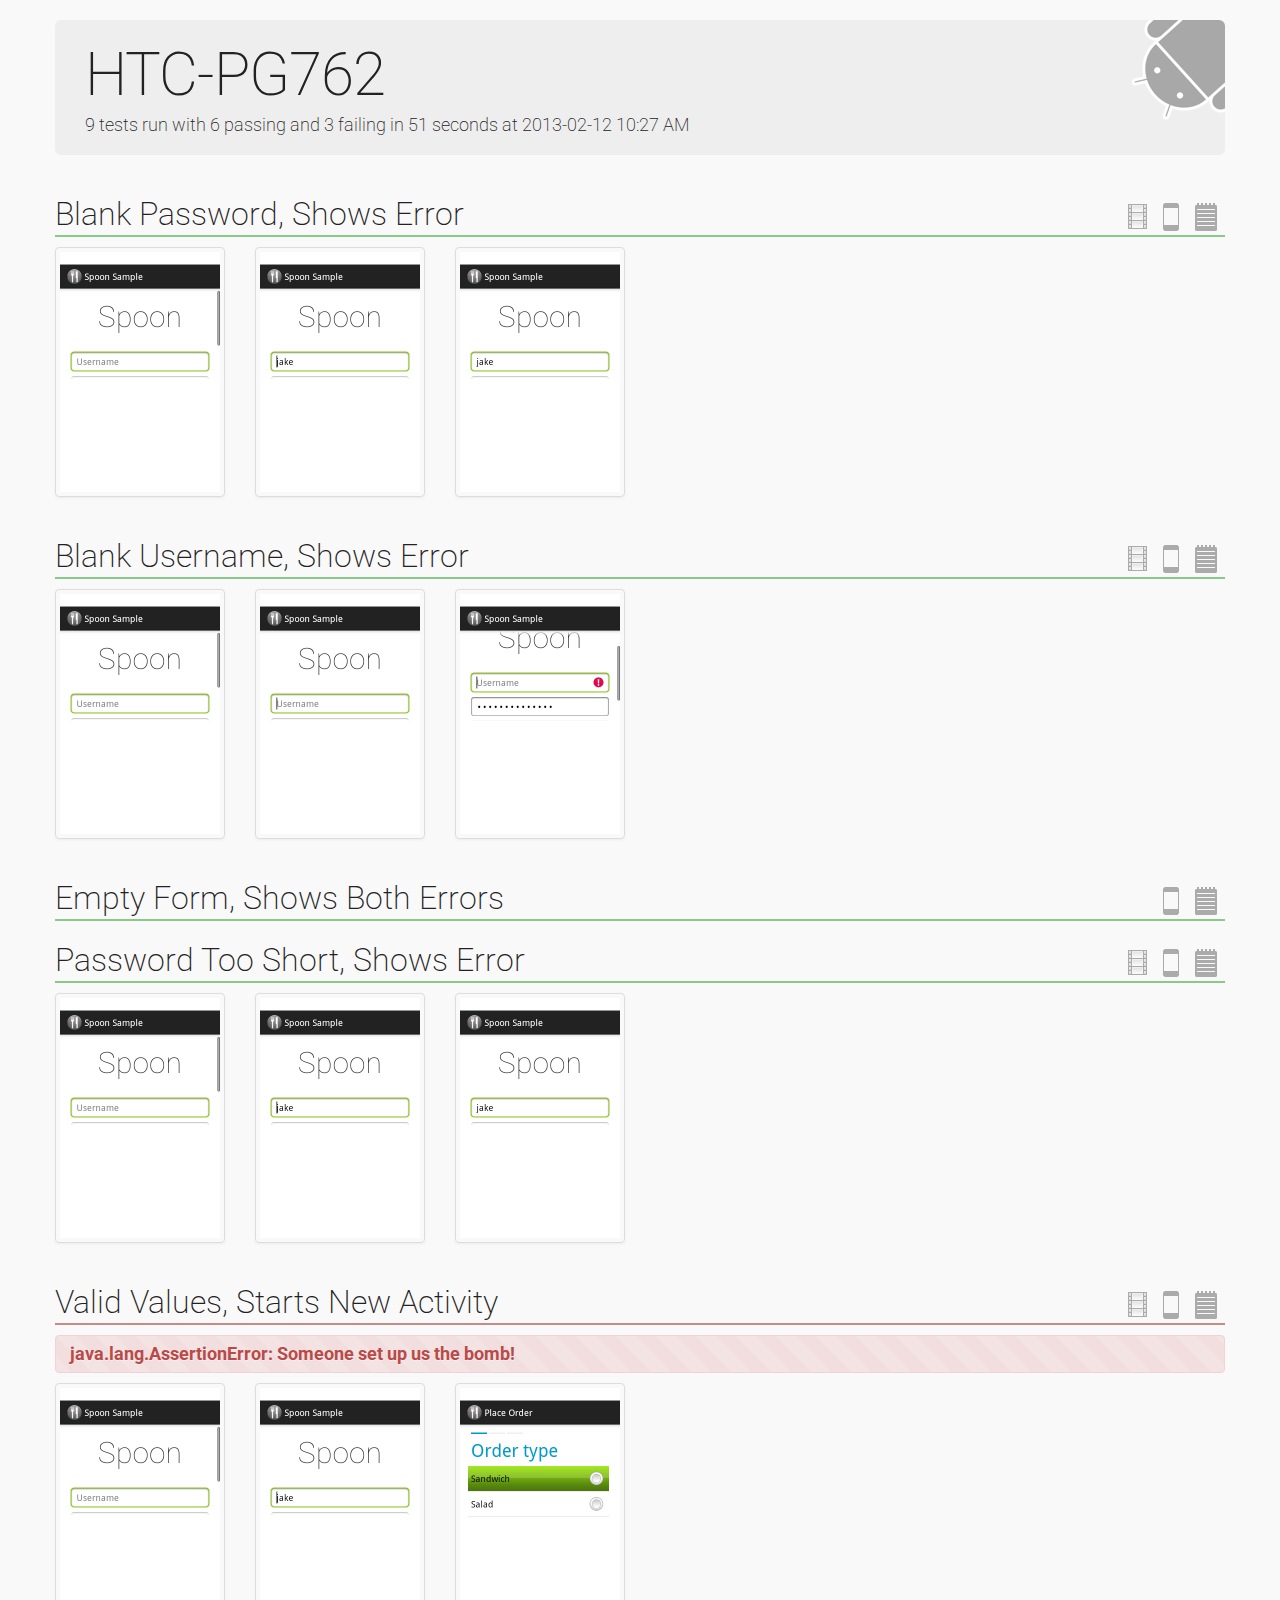
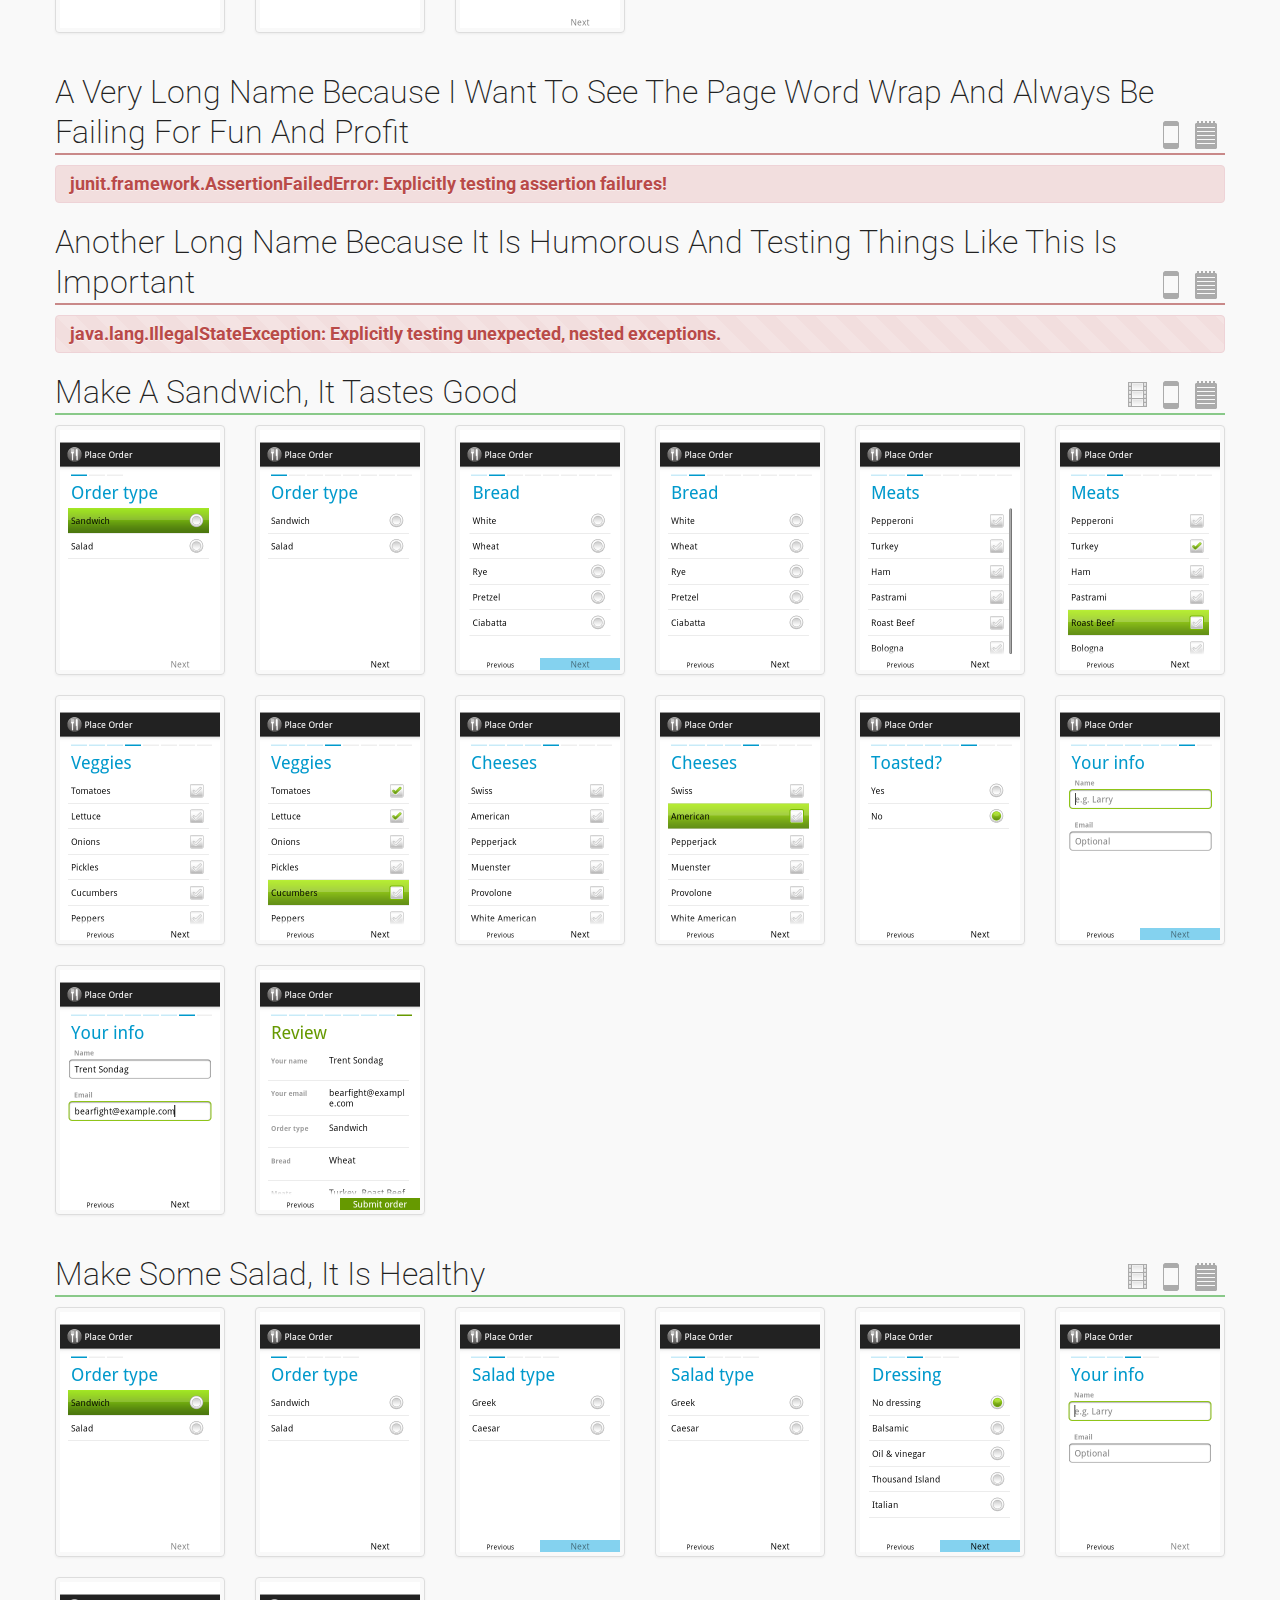
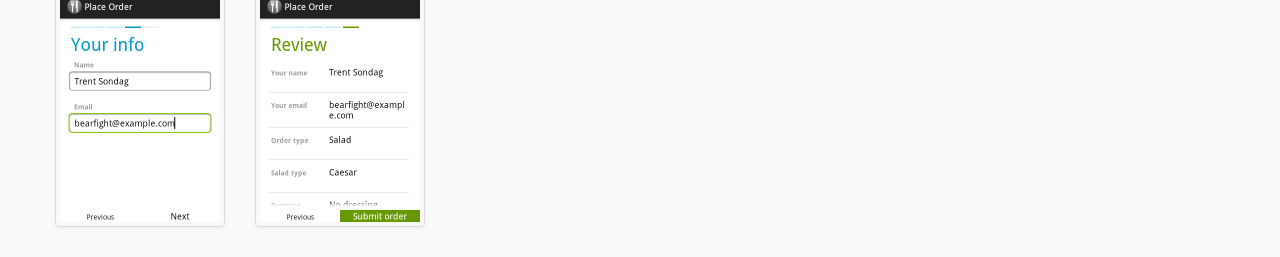
<file: website/sample/device/HT23KX002114.html>
<!DOCTYPE html>
<html>
    <head>
        <meta charset="utf-8">
        <meta name="viewport" content="width=device-width, initial-scale=1.0">
        <title>HTC-PG762</title>
        <link href="http://fonts.googleapis.com/css?family=Roboto:regular,medium,thin,italic,mediumitalic,bold" rel="stylesheet">
        <link href="../static/bootstrap.min.css" rel="stylesheet">
        <link href="../static/bootstrap-responsive.min.css" rel="stylesheet">
        <link href="../static/spoon.css" rel="stylesheet">
        <script src="../static/jquery.min.js"></script>
        <script src="../static/bootstrap.min.js"></script>
        <meta name="description" content="9 tests run with 6 passing and 3 failing in 51 seconds at 2013-02-12 10:27 AM">
    </head>
    <body>
        <div class="container">
            <div class="hero-unit">
                <h1>HTC-PG762</h1>
                <p>9 tests run with 6 passing and 3 failing in 51 seconds at 2013-02-12 10:27 AM</p>
            </div>
            <div class="row" id="com-example-spoon-ordering-tests-LoginActivityTest-testBlankPassword-ShowsError">
                <div class="span12">
                    <h2 class="test-result pass">
                        Blank Password, Shows Error <small>LoginActivityTest</small>
                        <!-- Icons modified from Glyphish Free. http://glyphish.com -->
                        <a href="../logs/HT23KX002114/com.example.spoon.ordering.tests.LoginActivityTest/testBlankPassword_ShowsError.html" title="View device log" class="pull-right icon">
                            <img src="../static/icon-log.png" alt="View device log">
                        </a>
                        <a href="../test/com.example.spoon.ordering.tests.LoginActivityTest/testBlankPassword_ShowsError.html" title="View on all devices" class="pull-right icon">
                            <img src="../static/icon-devices.png" alt="View on all devices">
                        </a>
                        <a href="../image/HT23KX002114/com.example.spoon.ordering.tests.LoginActivityTest/testBlankPassword_ShowsError.gif" title="View as animated GIF" class="pull-right icon">
                            <img src="../static/icon-animated.png" alt="View as animated GIF">
                        </a>
                    </h2>
                    <ul class="thumbnails">
                        <li class="span2">
                            <a href="../image/HT23KX002114/com.example.spoon.ordering.tests.LoginActivityTest/testBlankPassword_ShowsError/1360693726505_initial_state.png" class="thumbnail">
                                <img src="../image/HT23KX002114/com.example.spoon.ordering.tests.LoginActivityTest/testBlankPassword_ShowsError/1360693726505_initial_state.png" title="Initial State.png">
                            </a>
                        </li>
                        <li class="span2">
                            <a href="../image/HT23KX002114/com.example.spoon.ordering.tests.LoginActivityTest/testBlankPassword_ShowsError/1360693727130_username_entered.png" class="thumbnail">
                                <img src="../image/HT23KX002114/com.example.spoon.ordering.tests.LoginActivityTest/testBlankPassword_ShowsError/1360693727130_username_entered.png" title="Username Entered.png">
                            </a>
                        </li>
                        <li class="span2">
                            <a href="../image/HT23KX002114/com.example.spoon.ordering.tests.LoginActivityTest/testBlankPassword_ShowsError/1360693727683_login_clicked.png" class="thumbnail">
                                <img src="../image/HT23KX002114/com.example.spoon.ordering.tests.LoginActivityTest/testBlankPassword_ShowsError/1360693727683_login_clicked.png" title="Login Clicked.png">
                            </a>
                        </li>
                    </ul>
                </div>
            </div>
            <div class="row" id="com-example-spoon-ordering-tests-LoginActivityTest-testBlankUsername-ShowsError">
                <div class="span12">
                    <h2 class="test-result pass">
                        Blank Username, Shows Error <small>LoginActivityTest</small>
                        <!-- Icons modified from Glyphish Free. http://glyphish.com -->
                        <a href="../logs/HT23KX002114/com.example.spoon.ordering.tests.LoginActivityTest/testBlankUsername_ShowsError.html" title="View device log" class="pull-right icon">
                            <img src="../static/icon-log.png" alt="View device log">
                        </a>
                        <a href="../test/com.example.spoon.ordering.tests.LoginActivityTest/testBlankUsername_ShowsError.html" title="View on all devices" class="pull-right icon">
                            <img src="../static/icon-devices.png" alt="View on all devices">
                        </a>
                        <a href="../image/HT23KX002114/com.example.spoon.ordering.tests.LoginActivityTest/testBlankUsername_ShowsError.gif" title="View as animated GIF" class="pull-right icon">
                            <img src="../static/icon-animated.png" alt="View as animated GIF">
                        </a>
                    </h2>
                    <ul class="thumbnails">
                        <li class="span2">
                            <a href="../image/HT23KX002114/com.example.spoon.ordering.tests.LoginActivityTest/testBlankUsername_ShowsError/1360693728953_initial_state.png" class="thumbnail">
                                <img src="../image/HT23KX002114/com.example.spoon.ordering.tests.LoginActivityTest/testBlankUsername_ShowsError/1360693728953_initial_state.png" title="Initial State.png">
                            </a>
                        </li>
                        <li class="span2">
                            <a href="../image/HT23KX002114/com.example.spoon.ordering.tests.LoginActivityTest/testBlankUsername_ShowsError/1360693729518_password_entered.png" class="thumbnail">
                                <img src="../image/HT23KX002114/com.example.spoon.ordering.tests.LoginActivityTest/testBlankUsername_ShowsError/1360693729518_password_entered.png" title="Password Entered.png">
                            </a>
                        </li>
                        <li class="span2">
                            <a href="../image/HT23KX002114/com.example.spoon.ordering.tests.LoginActivityTest/testBlankUsername_ShowsError/1360693730014_login_clicked.png" class="thumbnail">
                                <img src="../image/HT23KX002114/com.example.spoon.ordering.tests.LoginActivityTest/testBlankUsername_ShowsError/1360693730014_login_clicked.png" title="Login Clicked.png">
                            </a>
                        </li>
                    </ul>
                </div>
            </div>
            <div class="row" id="com-example-spoon-ordering-tests-LoginActivityTest-testEmptyForm-ShowsBothErrors">
                <div class="span12">
                    <h2 class="test-result pass">
                        Empty Form, Shows Both Errors <small>LoginActivityTest</small>
                        <!-- Icons modified from Glyphish Free. http://glyphish.com -->
                        <a href="../logs/HT23KX002114/com.example.spoon.ordering.tests.LoginActivityTest/testEmptyForm_ShowsBothErrors.html" title="View device log" class="pull-right icon">
                            <img src="../static/icon-log.png" alt="View device log">
                        </a>
                        <a href="../test/com.example.spoon.ordering.tests.LoginActivityTest/testEmptyForm_ShowsBothErrors.html" title="View on all devices" class="pull-right icon">
                            <img src="../static/icon-devices.png" alt="View on all devices">
                        </a>
                    </h2>
                </div>
            </div>
            <div class="row" id="com-example-spoon-ordering-tests-LoginActivityTest-testPasswordTooShort-ShowsError">
                <div class="span12">
                    <h2 class="test-result pass">
                        Password Too Short, Shows Error <small>LoginActivityTest</small>
                        <!-- Icons modified from Glyphish Free. http://glyphish.com -->
                        <a href="../logs/HT23KX002114/com.example.spoon.ordering.tests.LoginActivityTest/testPasswordTooShort_ShowsError.html" title="View device log" class="pull-right icon">
                            <img src="../static/icon-log.png" alt="View device log">
                        </a>
                        <a href="../test/com.example.spoon.ordering.tests.LoginActivityTest/testPasswordTooShort_ShowsError.html" title="View on all devices" class="pull-right icon">
                            <img src="../static/icon-devices.png" alt="View on all devices">
                        </a>
                        <a href="../image/HT23KX002114/com.example.spoon.ordering.tests.LoginActivityTest/testPasswordTooShort_ShowsError.gif" title="View as animated GIF" class="pull-right icon">
                            <img src="../static/icon-animated.png" alt="View as animated GIF">
                        </a>
                    </h2>
                    <ul class="thumbnails">
                        <li class="span2">
                            <a href="../image/HT23KX002114/com.example.spoon.ordering.tests.LoginActivityTest/testPasswordTooShort_ShowsError/1360693733951_initial_state.png" class="thumbnail">
                                <img src="../image/HT23KX002114/com.example.spoon.ordering.tests.LoginActivityTest/testPasswordTooShort_ShowsError/1360693733951_initial_state.png" title="Initial State.png">
                            </a>
                        </li>
                        <li class="span2">
                            <a href="../image/HT23KX002114/com.example.spoon.ordering.tests.LoginActivityTest/testPasswordTooShort_ShowsError/1360693734505_values_entered.png" class="thumbnail">
                                <img src="../image/HT23KX002114/com.example.spoon.ordering.tests.LoginActivityTest/testPasswordTooShort_ShowsError/1360693734505_values_entered.png" title="Values Entered.png">
                            </a>
                        </li>
                        <li class="span2">
                            <a href="../image/HT23KX002114/com.example.spoon.ordering.tests.LoginActivityTest/testPasswordTooShort_ShowsError/1360693735020_login_clicked.png" class="thumbnail">
                                <img src="../image/HT23KX002114/com.example.spoon.ordering.tests.LoginActivityTest/testPasswordTooShort_ShowsError/1360693735020_login_clicked.png" title="Login Clicked.png">
                            </a>
                        </li>
                    </ul>
                </div>
            </div>
            <div class="row" id="com-example-spoon-ordering-tests-LoginActivityTest-testValidValues-StartsNewActivity">
                <div class="span12">
                    <h2 class="test-result error">
                        Valid Values, Starts New Activity <small>LoginActivityTest</small>
                        <!-- Icons modified from Glyphish Free. http://glyphish.com -->
                        <a href="../logs/HT23KX002114/com.example.spoon.ordering.tests.LoginActivityTest/testValidValues_StartsNewActivity.html" title="View device log" class="pull-right icon">
                            <img src="../static/icon-log.png" alt="View device log">
                        </a>
                        <a href="../test/com.example.spoon.ordering.tests.LoginActivityTest/testValidValues_StartsNewActivity.html" title="View on all devices" class="pull-right icon">
                            <img src="../static/icon-devices.png" alt="View on all devices">
                        </a>
                        <a href="../image/HT23KX002114/com.example.spoon.ordering.tests.LoginActivityTest/testValidValues_StartsNewActivity.gif" title="View as animated GIF" class="pull-right icon">
                            <img src="../static/icon-animated.png" alt="View as animated GIF">
                        </a>
                    </h2>
                    <div class="alert alert-error stacktrace error">
                        <h4 data-toggle="collapse" data-target="#stacktrace-0">java.lang.AssertionError: Someone set up us the bomb!</h4>
                        <div class="stacktrace-body collapse" id="stacktrace-0">
                            <div class="stacktrace-line">&nbsp;&nbsp;&nbsp;&nbsp;at com.example.spoon.ordering.tests.LoginActivityTest.testValidValues_StartsNewActivity(LoginActivityTest.java:181)</div>
                            <div class="stacktrace-line">&nbsp;&nbsp;&nbsp;&nbsp;at java.lang.reflect.Method.invokeNative(Native Method)</div>
                            <div class="stacktrace-line">&nbsp;&nbsp;&nbsp;&nbsp;at android.test.InstrumentationTestCase.runMethod(InstrumentationTestCase.java:204)</div>
                            <div class="stacktrace-line">&nbsp;&nbsp;&nbsp;&nbsp;at android.test.InstrumentationTestCase.runTest(InstrumentationTestCase.java:194)</div>
                            <div class="stacktrace-line">&nbsp;&nbsp;&nbsp;&nbsp;at android.test.ActivityInstrumentationTestCase2.runTest(ActivityInstrumentationTestCase2.java:186)</div>
                            <div class="stacktrace-line">&nbsp;&nbsp;&nbsp;&nbsp;at android.test.AndroidTestRunner.runTest(AndroidTestRunner.java:169)</div>
                            <div class="stacktrace-line">&nbsp;&nbsp;&nbsp;&nbsp;at android.test.AndroidTestRunner.runTest(AndroidTestRunner.java:154)</div>
                            <div class="stacktrace-line">&nbsp;&nbsp;&nbsp;&nbsp;at android.test.InstrumentationTestRunner.onStart(InstrumentationTestRunner.java:529)</div>
                            <div class="stacktrace-line">&nbsp;&nbsp;&nbsp;&nbsp;at com.example.spoon.ordering.tests.SpoonInstrumentationTestRunner.onStart(SpoonInstrumentationTestRunner.java:36)</div>
                            <div class="stacktrace-line">&nbsp;&nbsp;&nbsp;&nbsp;at android.app.Instrumentation$InstrumentationThread.run(Instrumentation.java:1584)</div>
                        </div>
                    </div>
                    <ul class="thumbnails">
                        <li class="span2">
                            <a href="../image/HT23KX002114/com.example.spoon.ordering.tests.LoginActivityTest/testValidValues_StartsNewActivity/1360693736276_initial_state.png" class="thumbnail">
                                <img src="../image/HT23KX002114/com.example.spoon.ordering.tests.LoginActivityTest/testValidValues_StartsNewActivity/1360693736276_initial_state.png" title="Initial State.png">
                            </a>
                        </li>
                        <li class="span2">
                            <a href="../image/HT23KX002114/com.example.spoon.ordering.tests.LoginActivityTest/testValidValues_StartsNewActivity/1360693736811_values_entered.png" class="thumbnail">
                                <img src="../image/HT23KX002114/com.example.spoon.ordering.tests.LoginActivityTest/testValidValues_StartsNewActivity/1360693736811_values_entered.png" title="Values Entered.png">
                            </a>
                        </li>
                        <li class="span2">
                            <a href="../image/HT23KX002114/com.example.spoon.ordering.tests.LoginActivityTest/testValidValues_StartsNewActivity/1360693737709_next_activity_shown.png" class="thumbnail">
                                <img src="../image/HT23KX002114/com.example.spoon.ordering.tests.LoginActivityTest/testValidValues_StartsNewActivity/1360693737709_next_activity_shown.png" title="Next Activity Shown.png">
                            </a>
                        </li>
                    </ul>
                </div>
            </div>
            <div class="row" id="com-example-spoon-ordering-tests-MiscellaneousTest-testAVeryLongNameBecauseIWantToSeeThePageWordWrapAndAlwaysBeFailingForFunAndProfit">
                <div class="span12">
                    <h2 class="test-result fail">
                        A Very Long Name Because I Want To See The Page Word Wrap And Always Be Failing For Fun And Profit <small>MiscellaneousTest</small>
                        <!-- Icons modified from Glyphish Free. http://glyphish.com -->
                        <a href="../logs/HT23KX002114/com.example.spoon.ordering.tests.MiscellaneousTest/testAVeryLongNameBecauseIWantToSeeThePageWordWrapAndAlwaysBeFailingForFunAndProfit.html" title="View device log" class="pull-right icon">
                            <img src="../static/icon-log.png" alt="View device log">
                        </a>
                        <a href="../test/com.example.spoon.ordering.tests.MiscellaneousTest/testAVeryLongNameBecauseIWantToSeeThePageWordWrapAndAlwaysBeFailingForFunAndProfit.html" title="View on all devices" class="pull-right icon">
                            <img src="../static/icon-devices.png" alt="View on all devices">
                        </a>
                    </h2>
                    <div class="alert alert-error stacktrace fail">
                        <h4 data-toggle="collapse" data-target="#stacktrace-1">junit.framework.AssertionFailedError: Explicitly testing assertion failures!</h4>
                        <div class="stacktrace-body collapse" id="stacktrace-1">
                            <div class="stacktrace-line">&nbsp;&nbsp;&nbsp;&nbsp;at com.example.spoon.ordering.tests.MiscellaneousTest.testAVeryLongNameBecauseIWantToSeeThePageWordWrapAndAlwaysBeFailingForFunAndProfit(MiscellaneousTest.java:7)</div>
                            <div class="stacktrace-line">&nbsp;&nbsp;&nbsp;&nbsp;at java.lang.reflect.Method.invokeNative(Native Method)</div>
                            <div class="stacktrace-line">&nbsp;&nbsp;&nbsp;&nbsp;at android.test.InstrumentationTestCase.runMethod(InstrumentationTestCase.java:204)</div>
                            <div class="stacktrace-line">&nbsp;&nbsp;&nbsp;&nbsp;at android.test.InstrumentationTestCase.runTest(InstrumentationTestCase.java:194)</div>
                            <div class="stacktrace-line">&nbsp;&nbsp;&nbsp;&nbsp;at android.test.AndroidTestRunner.runTest(AndroidTestRunner.java:169)</div>
                            <div class="stacktrace-line">&nbsp;&nbsp;&nbsp;&nbsp;at android.test.AndroidTestRunner.runTest(AndroidTestRunner.java:154)</div>
                            <div class="stacktrace-line">&nbsp;&nbsp;&nbsp;&nbsp;at android.test.InstrumentationTestRunner.onStart(InstrumentationTestRunner.java:529)</div>
                            <div class="stacktrace-line">&nbsp;&nbsp;&nbsp;&nbsp;at com.example.spoon.ordering.tests.SpoonInstrumentationTestRunner.onStart(SpoonInstrumentationTestRunner.java:36)</div>
                            <div class="stacktrace-line">&nbsp;&nbsp;&nbsp;&nbsp;at android.app.Instrumentation$InstrumentationThread.run(Instrumentation.java:1584)</div>
                        </div>
                    </div>
                </div>
            </div>
            <div class="row" id="com-example-spoon-ordering-tests-MiscellaneousTest-testAnotherLongNameBecauseItIsHumorousAndTestingThingsLikeThisIsImportant">
                <div class="span12">
                    <h2 class="test-result error">
                        Another Long Name Because It Is Humorous And Testing Things Like This Is Important <small>MiscellaneousTest</small>
                        <!-- Icons modified from Glyphish Free. http://glyphish.com -->
                        <a href="../logs/HT23KX002114/com.example.spoon.ordering.tests.MiscellaneousTest/testAnotherLongNameBecauseItIsHumorousAndTestingThingsLikeThisIsImportant.html" title="View device log" class="pull-right icon">
                            <img src="../static/icon-log.png" alt="View device log">
                        </a>
                        <a href="../test/com.example.spoon.ordering.tests.MiscellaneousTest/testAnotherLongNameBecauseItIsHumorousAndTestingThingsLikeThisIsImportant.html" title="View on all devices" class="pull-right icon">
                            <img src="../static/icon-devices.png" alt="View on all devices">
                        </a>
                    </h2>
                    <div class="alert alert-error stacktrace error">
                        <h4 data-toggle="collapse" data-target="#stacktrace-2">java.lang.IllegalStateException: Explicitly testing unexpected, nested exceptions.</h4>
                        <div class="stacktrace-body collapse" id="stacktrace-2">
                            <div class="stacktrace-line">&nbsp;&nbsp;&nbsp;&nbsp;at com.example.spoon.ordering.tests.MiscellaneousTest.testAnotherLongNameBecauseItIsHumorousAndTestingThingsLikeThisIsImportant(MiscellaneousTest.java:14)</div>
                            <div class="stacktrace-line">&nbsp;&nbsp;&nbsp;&nbsp;at java.lang.reflect.Method.invokeNative(Native Method)</div>
                            <div class="stacktrace-line">&nbsp;&nbsp;&nbsp;&nbsp;at android.test.InstrumentationTestCase.runMethod(InstrumentationTestCase.java:204)</div>
                            <div class="stacktrace-line">&nbsp;&nbsp;&nbsp;&nbsp;at android.test.InstrumentationTestCase.runTest(InstrumentationTestCase.java:194)</div>
                            <div class="stacktrace-line">&nbsp;&nbsp;&nbsp;&nbsp;at android.test.AndroidTestRunner.runTest(AndroidTestRunner.java:169)</div>
                            <div class="stacktrace-line">&nbsp;&nbsp;&nbsp;&nbsp;at android.test.AndroidTestRunner.runTest(AndroidTestRunner.java:154)</div>
                            <div class="stacktrace-line">&nbsp;&nbsp;&nbsp;&nbsp;at android.test.InstrumentationTestRunner.onStart(InstrumentationTestRunner.java:529)</div>
                            <div class="stacktrace-line">&nbsp;&nbsp;&nbsp;&nbsp;at com.example.spoon.ordering.tests.SpoonInstrumentationTestRunner.onStart(SpoonInstrumentationTestRunner.java:36)</div>
                            <div class="stacktrace-line">&nbsp;&nbsp;&nbsp;&nbsp;at android.app.Instrumentation$InstrumentationThread.run(Instrumentation.java:1584)</div>
                            <div class="stacktrace-line">Caused by: java.lang.RuntimeException: Messages can have...<br/>...newlines.</div>
                        </div>
                    </div>
                </div>
            </div>
            <div class="row" id="com-example-spoon-ordering-tests-OrderActivityTest-testMakeASandwich-ItTastesGood">
                <div class="span12">
                    <h2 class="test-result pass">
                        Make A Sandwich, It Tastes Good <small>OrderActivityTest</small>
                        <!-- Icons modified from Glyphish Free. http://glyphish.com -->
                        <a href="../logs/HT23KX002114/com.example.spoon.ordering.tests.OrderActivityTest/testMakeASandwich_ItTastesGood.html" title="View device log" class="pull-right icon">
                            <img src="../static/icon-log.png" alt="View device log">
                        </a>
                        <a href="../test/com.example.spoon.ordering.tests.OrderActivityTest/testMakeASandwich_ItTastesGood.html" title="View on all devices" class="pull-right icon">
                            <img src="../static/icon-devices.png" alt="View on all devices">
                        </a>
                        <a href="../image/HT23KX002114/com.example.spoon.ordering.tests.OrderActivityTest/testMakeASandwich_ItTastesGood.gif" title="View as animated GIF" class="pull-right icon">
                            <img src="../static/icon-animated.png" alt="View as animated GIF">
                        </a>
                    </h2>
                    <ul class="thumbnails">
                        <li class="span2">
                            <a href="../image/HT23KX002114/com.example.spoon.ordering.tests.OrderActivityTest/testMakeASandwich_ItTastesGood/1360693740307_initial_state.png" class="thumbnail">
                                <img src="../image/HT23KX002114/com.example.spoon.ordering.tests.OrderActivityTest/testMakeASandwich_ItTastesGood/1360693740307_initial_state.png" title="Initial State.png">
                            </a>
                        </li>
                        <li class="span2">
                            <a href="../image/HT23KX002114/com.example.spoon.ordering.tests.OrderActivityTest/testMakeASandwich_ItTastesGood/1360693741934_selected_sandwich.png" class="thumbnail">
                                <img src="../image/HT23KX002114/com.example.spoon.ordering.tests.OrderActivityTest/testMakeASandwich_ItTastesGood/1360693741934_selected_sandwich.png" title="Selected Sandwich.png">
                            </a>
                        </li>
                        <li class="span2">
                            <a href="../image/HT23KX002114/com.example.spoon.ordering.tests.OrderActivityTest/testMakeASandwich_ItTastesGood/1360693742971_bread.png" class="thumbnail">
                                <img src="../image/HT23KX002114/com.example.spoon.ordering.tests.OrderActivityTest/testMakeASandwich_ItTastesGood/1360693742971_bread.png" title="Bread.png">
                            </a>
                        </li>
                        <li class="span2">
                            <a href="../image/HT23KX002114/com.example.spoon.ordering.tests.OrderActivityTest/testMakeASandwich_ItTastesGood/1360693744595_selected_bread.png" class="thumbnail">
                                <img src="../image/HT23KX002114/com.example.spoon.ordering.tests.OrderActivityTest/testMakeASandwich_ItTastesGood/1360693744595_selected_bread.png" title="Selected Bread.png">
                            </a>
                        </li>
                        <li class="span2">
                            <a href="../image/HT23KX002114/com.example.spoon.ordering.tests.OrderActivityTest/testMakeASandwich_ItTastesGood/1360693745728_meats.png" class="thumbnail">
                                <img src="../image/HT23KX002114/com.example.spoon.ordering.tests.OrderActivityTest/testMakeASandwich_ItTastesGood/1360693745728_meats.png" title="Meats.png">
                            </a>
                        </li>
                        <li class="span2">
                            <a href="../image/HT23KX002114/com.example.spoon.ordering.tests.OrderActivityTest/testMakeASandwich_ItTastesGood/1360693748474_selected_meats.png" class="thumbnail">
                                <img src="../image/HT23KX002114/com.example.spoon.ordering.tests.OrderActivityTest/testMakeASandwich_ItTastesGood/1360693748474_selected_meats.png" title="Selected Meats.png">
                            </a>
                        </li>
                        <li class="span2">
                            <a href="../image/HT23KX002114/com.example.spoon.ordering.tests.OrderActivityTest/testMakeASandwich_ItTastesGood/1360693749469_veggies.png" class="thumbnail">
                                <img src="../image/HT23KX002114/com.example.spoon.ordering.tests.OrderActivityTest/testMakeASandwich_ItTastesGood/1360693749469_veggies.png" title="Veggies.png">
                            </a>
                        </li>
                        <li class="span2">
                            <a href="../image/HT23KX002114/com.example.spoon.ordering.tests.OrderActivityTest/testMakeASandwich_ItTastesGood/1360693753312_selected_veggies.png" class="thumbnail">
                                <img src="../image/HT23KX002114/com.example.spoon.ordering.tests.OrderActivityTest/testMakeASandwich_ItTastesGood/1360693753312_selected_veggies.png" title="Selected Veggies.png">
                            </a>
                        </li>
                        <li class="span2">
                            <a href="../image/HT23KX002114/com.example.spoon.ordering.tests.OrderActivityTest/testMakeASandwich_ItTastesGood/1360693754315_cheeses.png" class="thumbnail">
                                <img src="../image/HT23KX002114/com.example.spoon.ordering.tests.OrderActivityTest/testMakeASandwich_ItTastesGood/1360693754315_cheeses.png" title="Cheeses.png">
                            </a>
                        </li>
                        <li class="span2">
                            <a href="../image/HT23KX002114/com.example.spoon.ordering.tests.OrderActivityTest/testMakeASandwich_ItTastesGood/1360693755895_selected_cheeses.png" class="thumbnail">
                                <img src="../image/HT23KX002114/com.example.spoon.ordering.tests.OrderActivityTest/testMakeASandwich_ItTastesGood/1360693755895_selected_cheeses.png" title="Selected Cheeses.png">
                            </a>
                        </li>
                        <li class="span2">
                            <a href="../image/HT23KX002114/com.example.spoon.ordering.tests.OrderActivityTest/testMakeASandwich_ItTastesGood/1360693756901_toasted.png" class="thumbnail">
                                <img src="../image/HT23KX002114/com.example.spoon.ordering.tests.OrderActivityTest/testMakeASandwich_ItTastesGood/1360693756901_toasted.png" title="Toasted.png">
                            </a>
                        </li>
                        <li class="span2">
                            <a href="../image/HT23KX002114/com.example.spoon.ordering.tests.OrderActivityTest/testMakeASandwich_ItTastesGood/1360693758979_your_info.png" class="thumbnail">
                                <img src="../image/HT23KX002114/com.example.spoon.ordering.tests.OrderActivityTest/testMakeASandwich_ItTastesGood/1360693758979_your_info.png" title="Your Info.png">
                            </a>
                        </li>
                        <li class="span2">
                            <a href="../image/HT23KX002114/com.example.spoon.ordering.tests.OrderActivityTest/testMakeASandwich_ItTastesGood/1360693762039_completed_your_info.png" class="thumbnail">
                                <img src="../image/HT23KX002114/com.example.spoon.ordering.tests.OrderActivityTest/testMakeASandwich_ItTastesGood/1360693762039_completed_your_info.png" title="Completed Your Info.png">
                            </a>
                        </li>
                        <li class="span2">
                            <a href="../image/HT23KX002114/com.example.spoon.ordering.tests.OrderActivityTest/testMakeASandwich_ItTastesGood/1360693762967_review.png" class="thumbnail">
                                <img src="../image/HT23KX002114/com.example.spoon.ordering.tests.OrderActivityTest/testMakeASandwich_ItTastesGood/1360693762967_review.png" title="Review.png">
                            </a>
                        </li>
                    </ul>
                </div>
            </div>
            <div class="row" id="com-example-spoon-ordering-tests-OrderActivityTest-testMakeSomeSalad-ItIsHealthy">
                <div class="span12">
                    <h2 class="test-result pass">
                        Make Some Salad, It Is Healthy <small>OrderActivityTest</small>
                        <!-- Icons modified from Glyphish Free. http://glyphish.com -->
                        <a href="../logs/HT23KX002114/com.example.spoon.ordering.tests.OrderActivityTest/testMakeSomeSalad_ItIsHealthy.html" title="View device log" class="pull-right icon">
                            <img src="../static/icon-log.png" alt="View device log">
                        </a>
                        <a href="../test/com.example.spoon.ordering.tests.OrderActivityTest/testMakeSomeSalad_ItIsHealthy.html" title="View on all devices" class="pull-right icon">
                            <img src="../static/icon-devices.png" alt="View on all devices">
                        </a>
                        <a href="../image/HT23KX002114/com.example.spoon.ordering.tests.OrderActivityTest/testMakeSomeSalad_ItIsHealthy.gif" title="View as animated GIF" class="pull-right icon">
                            <img src="../static/icon-animated.png" alt="View as animated GIF">
                        </a>
                    </h2>
                    <ul class="thumbnails">
                        <li class="span2">
                            <a href="../image/HT23KX002114/com.example.spoon.ordering.tests.OrderActivityTest/testMakeSomeSalad_ItIsHealthy/1360693764881_initial_state.png" class="thumbnail">
                                <img src="../image/HT23KX002114/com.example.spoon.ordering.tests.OrderActivityTest/testMakeSomeSalad_ItIsHealthy/1360693764881_initial_state.png" title="Initial State.png">
                            </a>
                        </li>
                        <li class="span2">
                            <a href="../image/HT23KX002114/com.example.spoon.ordering.tests.OrderActivityTest/testMakeSomeSalad_ItIsHealthy/1360693766502_selected_salad.png" class="thumbnail">
                                <img src="../image/HT23KX002114/com.example.spoon.ordering.tests.OrderActivityTest/testMakeSomeSalad_ItIsHealthy/1360693766502_selected_salad.png" title="Selected Salad.png">
                            </a>
                        </li>
                        <li class="span2">
                            <a href="../image/HT23KX002114/com.example.spoon.ordering.tests.OrderActivityTest/testMakeSomeSalad_ItIsHealthy/1360693767532_salad_type.png" class="thumbnail">
                                <img src="../image/HT23KX002114/com.example.spoon.ordering.tests.OrderActivityTest/testMakeSomeSalad_ItIsHealthy/1360693767532_salad_type.png" title="Salad Type.png">
                            </a>
                        </li>
                        <li class="span2">
                            <a href="../image/HT23KX002114/com.example.spoon.ordering.tests.OrderActivityTest/testMakeSomeSalad_ItIsHealthy/1360693769055_selected_salad_type.png" class="thumbnail">
                                <img src="../image/HT23KX002114/com.example.spoon.ordering.tests.OrderActivityTest/testMakeSomeSalad_ItIsHealthy/1360693769055_selected_salad_type.png" title="Selected Salad Type.png">
                            </a>
                        </li>
                        <li class="span2">
                            <a href="../image/HT23KX002114/com.example.spoon.ordering.tests.OrderActivityTest/testMakeSomeSalad_ItIsHealthy/1360693770119_dressing.png" class="thumbnail">
                                <img src="../image/HT23KX002114/com.example.spoon.ordering.tests.OrderActivityTest/testMakeSomeSalad_ItIsHealthy/1360693770119_dressing.png" title="Dressing.png">
                            </a>
                        </li>
                        <li class="span2">
                            <a href="../image/HT23KX002114/com.example.spoon.ordering.tests.OrderActivityTest/testMakeSomeSalad_ItIsHealthy/1360693772210_your_info.png" class="thumbnail">
                                <img src="../image/HT23KX002114/com.example.spoon.ordering.tests.OrderActivityTest/testMakeSomeSalad_ItIsHealthy/1360693772210_your_info.png" title="Your Info.png">
                            </a>
                        </li>
                        <li class="span2">
                            <a href="../image/HT23KX002114/com.example.spoon.ordering.tests.OrderActivityTest/testMakeSomeSalad_ItIsHealthy/1360693775189_completed_your_info.png" class="thumbnail">
                                <img src="../image/HT23KX002114/com.example.spoon.ordering.tests.OrderActivityTest/testMakeSomeSalad_ItIsHealthy/1360693775189_completed_your_info.png" title="Completed Your Info.png">
                            </a>
                        </li>
                        <li class="span2">
                            <a href="../image/HT23KX002114/com.example.spoon.ordering.tests.OrderActivityTest/testMakeSomeSalad_ItIsHealthy/1360693776118_review.png" class="thumbnail">
                                <img src="../image/HT23KX002114/com.example.spoon.ordering.tests.OrderActivityTest/testMakeSomeSalad_ItIsHealthy/1360693776118_review.png" title="Review.png">
                            </a>
                        </li>
                    </ul>
                </div>
            </div>
        </div>
        <script type="text/javascript">
            $('.icon').tooltip({
                container: 'body'
            });
        </script>
    </body>
</html>
</file>
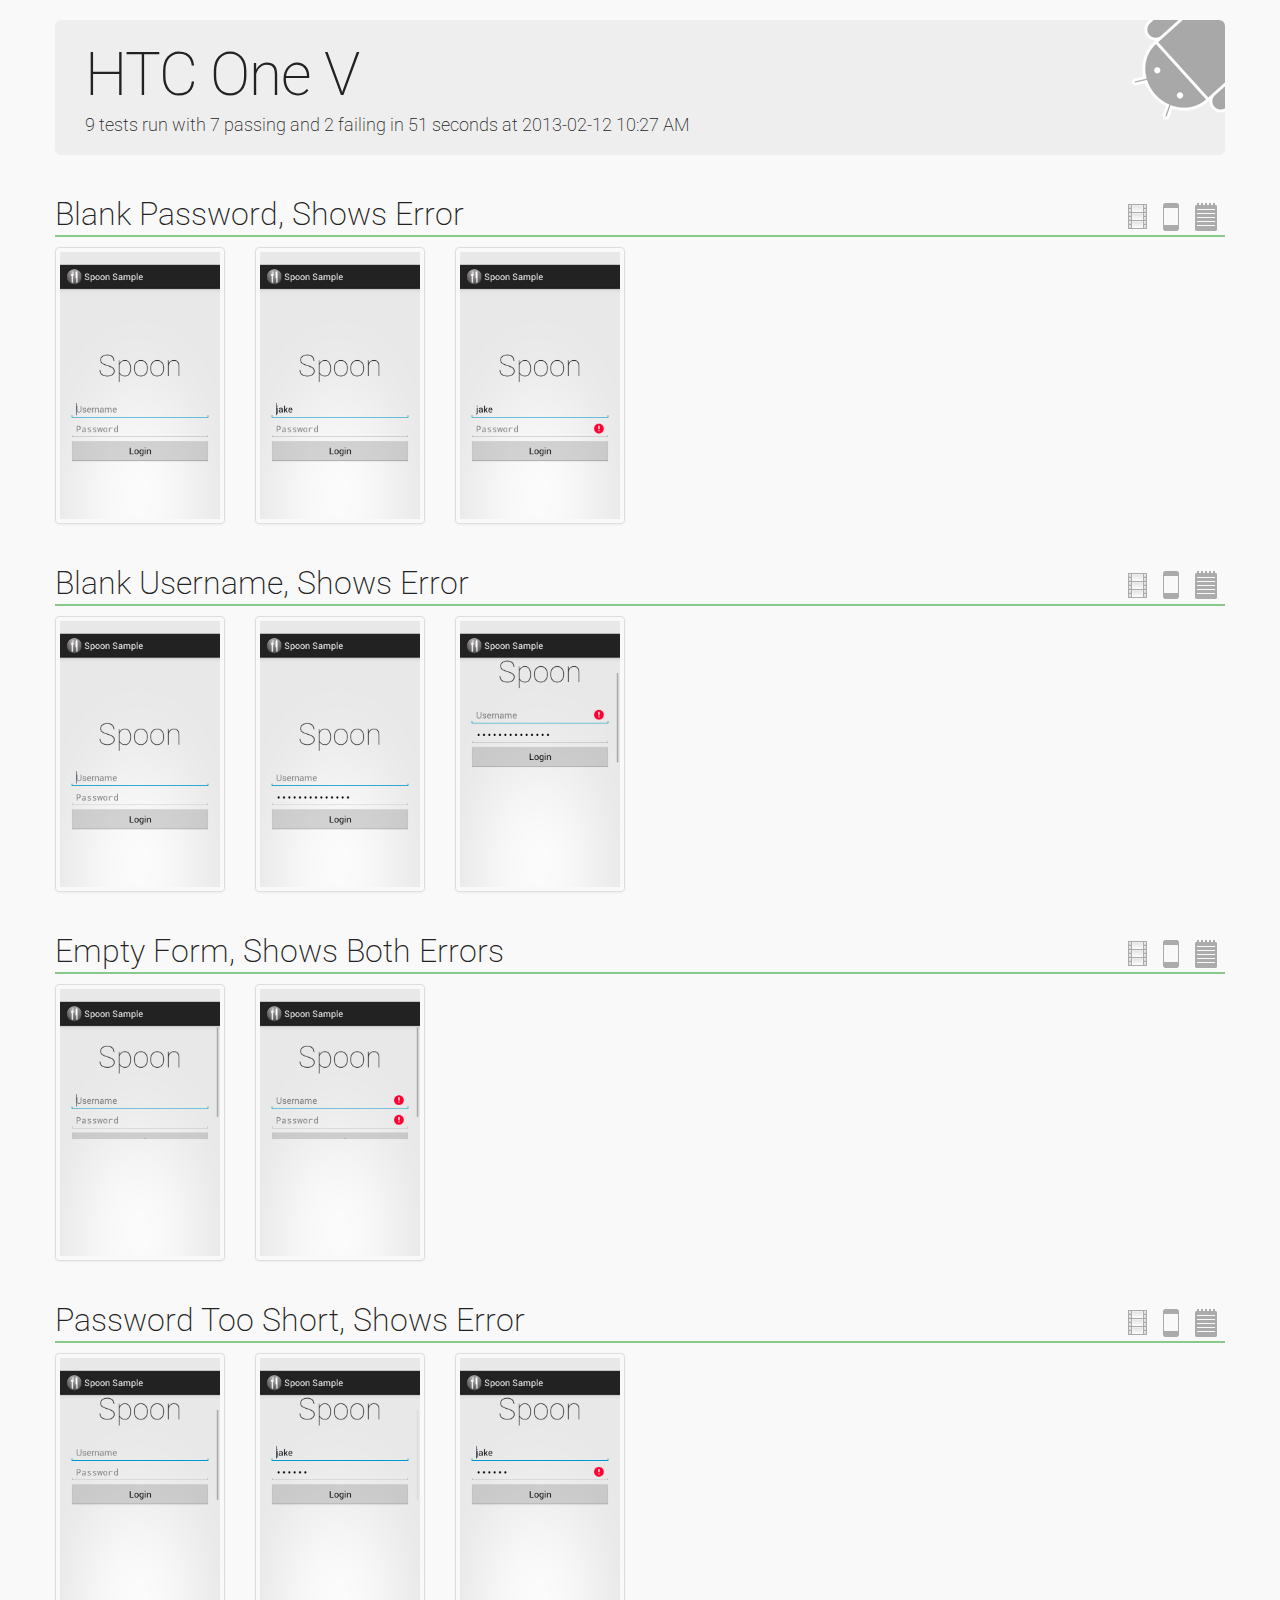
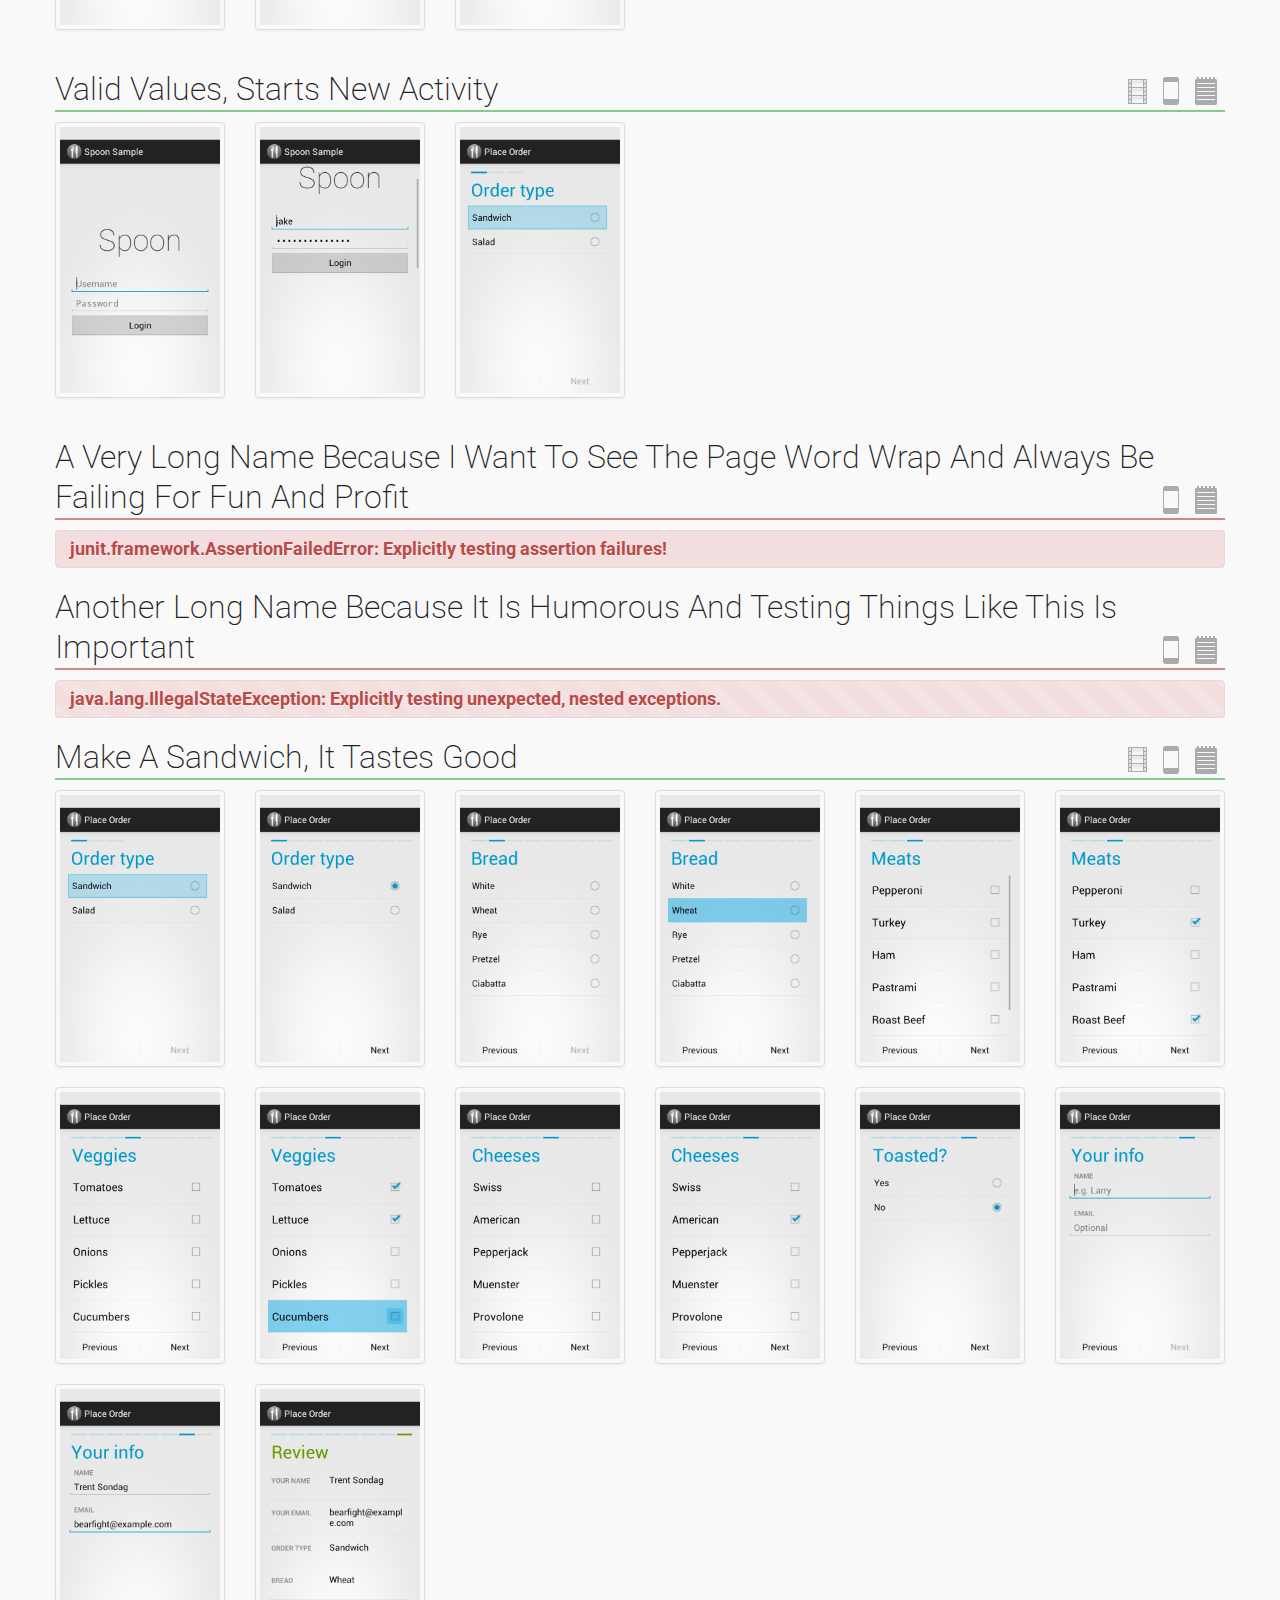
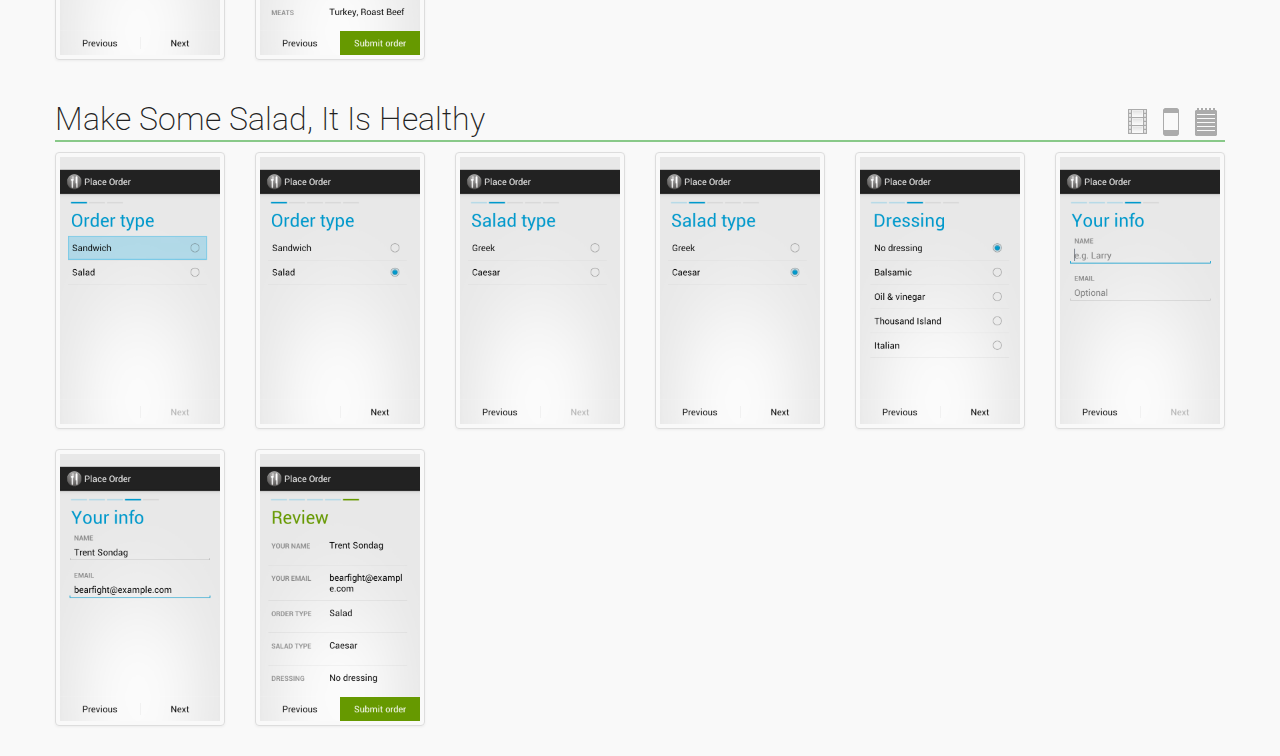
<file: website/sample/device/HT26GX404472.html>
<!DOCTYPE html>
<html>
    <head>
        <meta charset="utf-8">
        <meta name="viewport" content="width=device-width, initial-scale=1.0">
        <title>HTC One V</title>
        <link href="http://fonts.googleapis.com/css?family=Roboto:regular,medium,thin,italic,mediumitalic,bold" rel="stylesheet">
        <link href="../static/bootstrap.min.css" rel="stylesheet">
        <link href="../static/bootstrap-responsive.min.css" rel="stylesheet">
        <link href="../static/spoon.css" rel="stylesheet">
        <script src="../static/jquery.min.js"></script>
        <script src="../static/bootstrap.min.js"></script>
        <meta name="description" content="9 tests run with 7 passing and 2 failing in 51 seconds at 2013-02-12 10:27 AM">
    </head>
    <body>
        <div class="container">
            <div class="hero-unit">
                <h1>HTC One V</h1>
                <p>9 tests run with 7 passing and 2 failing in 51 seconds at 2013-02-12 10:27 AM</p>
            </div>
            <div class="row" id="com-example-spoon-ordering-tests-LoginActivityTest-testBlankPassword-ShowsError">
                <div class="span12">
                    <h2 class="test-result pass">
                        Blank Password, Shows Error <small>LoginActivityTest</small>
                        <!-- Icons modified from Glyphish Free. http://glyphish.com -->
                        <a href="../logs/HT26GX404472/com.example.spoon.ordering.tests.LoginActivityTest/testBlankPassword_ShowsError.html" title="View device log" class="pull-right icon">
                            <img src="../static/icon-log.png" alt="View device log">
                        </a>
                        <a href="../test/com.example.spoon.ordering.tests.LoginActivityTest/testBlankPassword_ShowsError.html" title="View on all devices" class="pull-right icon">
                            <img src="../static/icon-devices.png" alt="View on all devices">
                        </a>
                        <a href="../image/HT26GX404472/com.example.spoon.ordering.tests.LoginActivityTest/testBlankPassword_ShowsError.gif" title="View as animated GIF" class="pull-right icon">
                            <img src="../static/icon-animated.png" alt="View as animated GIF">
                        </a>
                    </h2>
                    <ul class="thumbnails">
                        <li class="span2">
                            <a href="../image/HT26GX404472/com.example.spoon.ordering.tests.LoginActivityTest/testBlankPassword_ShowsError/1360693688210_initial_state.png" class="thumbnail">
                                <img src="../image/HT26GX404472/com.example.spoon.ordering.tests.LoginActivityTest/testBlankPassword_ShowsError/1360693688210_initial_state.png" title="Initial State.png">
                            </a>
                        </li>
                        <li class="span2">
                            <a href="../image/HT26GX404472/com.example.spoon.ordering.tests.LoginActivityTest/testBlankPassword_ShowsError/1360693688990_username_entered.png" class="thumbnail">
                                <img src="../image/HT26GX404472/com.example.spoon.ordering.tests.LoginActivityTest/testBlankPassword_ShowsError/1360693688990_username_entered.png" title="Username Entered.png">
                            </a>
                        </li>
                        <li class="span2">
                            <a href="../image/HT26GX404472/com.example.spoon.ordering.tests.LoginActivityTest/testBlankPassword_ShowsError/1360693689371_login_clicked.png" class="thumbnail">
                                <img src="../image/HT26GX404472/com.example.spoon.ordering.tests.LoginActivityTest/testBlankPassword_ShowsError/1360693689371_login_clicked.png" title="Login Clicked.png">
                            </a>
                        </li>
                    </ul>
                </div>
            </div>
            <div class="row" id="com-example-spoon-ordering-tests-LoginActivityTest-testBlankUsername-ShowsError">
                <div class="span12">
                    <h2 class="test-result pass">
                        Blank Username, Shows Error <small>LoginActivityTest</small>
                        <!-- Icons modified from Glyphish Free. http://glyphish.com -->
                        <a href="../logs/HT26GX404472/com.example.spoon.ordering.tests.LoginActivityTest/testBlankUsername_ShowsError.html" title="View device log" class="pull-right icon">
                            <img src="../static/icon-log.png" alt="View device log">
                        </a>
                        <a href="../test/com.example.spoon.ordering.tests.LoginActivityTest/testBlankUsername_ShowsError.html" title="View on all devices" class="pull-right icon">
                            <img src="../static/icon-devices.png" alt="View on all devices">
                        </a>
                        <a href="../image/HT26GX404472/com.example.spoon.ordering.tests.LoginActivityTest/testBlankUsername_ShowsError.gif" title="View as animated GIF" class="pull-right icon">
                            <img src="../static/icon-animated.png" alt="View as animated GIF">
                        </a>
                    </h2>
                    <ul class="thumbnails">
                        <li class="span2">
                            <a href="../image/HT26GX404472/com.example.spoon.ordering.tests.LoginActivityTest/testBlankUsername_ShowsError/1360693691970_initial_state.png" class="thumbnail">
                                <img src="../image/HT26GX404472/com.example.spoon.ordering.tests.LoginActivityTest/testBlankUsername_ShowsError/1360693691970_initial_state.png" title="Initial State.png">
                            </a>
                        </li>
                        <li class="span2">
                            <a href="../image/HT26GX404472/com.example.spoon.ordering.tests.LoginActivityTest/testBlankUsername_ShowsError/1360693692294_password_entered.png" class="thumbnail">
                                <img src="../image/HT26GX404472/com.example.spoon.ordering.tests.LoginActivityTest/testBlankUsername_ShowsError/1360693692294_password_entered.png" title="Password Entered.png">
                            </a>
                        </li>
                        <li class="span2">
                            <a href="../image/HT26GX404472/com.example.spoon.ordering.tests.LoginActivityTest/testBlankUsername_ShowsError/1360693693265_login_clicked.png" class="thumbnail">
                                <img src="../image/HT26GX404472/com.example.spoon.ordering.tests.LoginActivityTest/testBlankUsername_ShowsError/1360693693265_login_clicked.png" title="Login Clicked.png">
                            </a>
                        </li>
                    </ul>
                </div>
            </div>
            <div class="row" id="com-example-spoon-ordering-tests-LoginActivityTest-testEmptyForm-ShowsBothErrors">
                <div class="span12">
                    <h2 class="test-result pass">
                        Empty Form, Shows Both Errors <small>LoginActivityTest</small>
                        <!-- Icons modified from Glyphish Free. http://glyphish.com -->
                        <a href="../logs/HT26GX404472/com.example.spoon.ordering.tests.LoginActivityTest/testEmptyForm_ShowsBothErrors.html" title="View device log" class="pull-right icon">
                            <img src="../static/icon-log.png" alt="View device log">
                        </a>
                        <a href="../test/com.example.spoon.ordering.tests.LoginActivityTest/testEmptyForm_ShowsBothErrors.html" title="View on all devices" class="pull-right icon">
                            <img src="../static/icon-devices.png" alt="View on all devices">
                        </a>
                        <a href="../image/HT26GX404472/com.example.spoon.ordering.tests.LoginActivityTest/testEmptyForm_ShowsBothErrors.gif" title="View as animated GIF" class="pull-right icon">
                            <img src="../static/icon-animated.png" alt="View as animated GIF">
                        </a>
                    </h2>
                    <ul class="thumbnails">
                        <li class="span2">
                            <a href="../image/HT26GX404472/com.example.spoon.ordering.tests.LoginActivityTest/testEmptyForm_ShowsBothErrors/1360693694702_initial_state.png" class="thumbnail">
                                <img src="../image/HT26GX404472/com.example.spoon.ordering.tests.LoginActivityTest/testEmptyForm_ShowsBothErrors/1360693694702_initial_state.png" title="Initial State.png">
                            </a>
                        </li>
                        <li class="span2">
                            <a href="../image/HT26GX404472/com.example.spoon.ordering.tests.LoginActivityTest/testEmptyForm_ShowsBothErrors/1360693695193_login_clicked.png" class="thumbnail">
                                <img src="../image/HT26GX404472/com.example.spoon.ordering.tests.LoginActivityTest/testEmptyForm_ShowsBothErrors/1360693695193_login_clicked.png" title="Login Clicked.png">
                            </a>
                        </li>
                    </ul>
                </div>
            </div>
            <div class="row" id="com-example-spoon-ordering-tests-LoginActivityTest-testPasswordTooShort-ShowsError">
                <div class="span12">
                    <h2 class="test-result pass">
                        Password Too Short, Shows Error <small>LoginActivityTest</small>
                        <!-- Icons modified from Glyphish Free. http://glyphish.com -->
                        <a href="../logs/HT26GX404472/com.example.spoon.ordering.tests.LoginActivityTest/testPasswordTooShort_ShowsError.html" title="View device log" class="pull-right icon">
                            <img src="../static/icon-log.png" alt="View device log">
                        </a>
                        <a href="../test/com.example.spoon.ordering.tests.LoginActivityTest/testPasswordTooShort_ShowsError.html" title="View on all devices" class="pull-right icon">
                            <img src="../static/icon-devices.png" alt="View on all devices">
                        </a>
                        <a href="../image/HT26GX404472/com.example.spoon.ordering.tests.LoginActivityTest/testPasswordTooShort_ShowsError.gif" title="View as animated GIF" class="pull-right icon">
                            <img src="../static/icon-animated.png" alt="View as animated GIF">
                        </a>
                    </h2>
                    <ul class="thumbnails">
                        <li class="span2">
                            <a href="../image/HT26GX404472/com.example.spoon.ordering.tests.LoginActivityTest/testPasswordTooShort_ShowsError/1360693697056_initial_state.png" class="thumbnail">
                                <img src="../image/HT26GX404472/com.example.spoon.ordering.tests.LoginActivityTest/testPasswordTooShort_ShowsError/1360693697056_initial_state.png" title="Initial State.png">
                            </a>
                        </li>
                        <li class="span2">
                            <a href="../image/HT26GX404472/com.example.spoon.ordering.tests.LoginActivityTest/testPasswordTooShort_ShowsError/1360693697403_values_entered.png" class="thumbnail">
                                <img src="../image/HT26GX404472/com.example.spoon.ordering.tests.LoginActivityTest/testPasswordTooShort_ShowsError/1360693697403_values_entered.png" title="Values Entered.png">
                            </a>
                        </li>
                        <li class="span2">
                            <a href="../image/HT26GX404472/com.example.spoon.ordering.tests.LoginActivityTest/testPasswordTooShort_ShowsError/1360693697776_login_clicked.png" class="thumbnail">
                                <img src="../image/HT26GX404472/com.example.spoon.ordering.tests.LoginActivityTest/testPasswordTooShort_ShowsError/1360693697776_login_clicked.png" title="Login Clicked.png">
                            </a>
                        </li>
                    </ul>
                </div>
            </div>
            <div class="row" id="com-example-spoon-ordering-tests-LoginActivityTest-testValidValues-StartsNewActivity">
                <div class="span12">
                    <h2 class="test-result pass">
                        Valid Values, Starts New Activity <small>LoginActivityTest</small>
                        <!-- Icons modified from Glyphish Free. http://glyphish.com -->
                        <a href="../logs/HT26GX404472/com.example.spoon.ordering.tests.LoginActivityTest/testValidValues_StartsNewActivity.html" title="View device log" class="pull-right icon">
                            <img src="../static/icon-log.png" alt="View device log">
                        </a>
                        <a href="../test/com.example.spoon.ordering.tests.LoginActivityTest/testValidValues_StartsNewActivity.html" title="View on all devices" class="pull-right icon">
                            <img src="../static/icon-devices.png" alt="View on all devices">
                        </a>
                        <a href="../image/HT26GX404472/com.example.spoon.ordering.tests.LoginActivityTest/testValidValues_StartsNewActivity.gif" title="View as animated GIF" class="pull-right icon">
                            <img src="../static/icon-animated.png" alt="View as animated GIF">
                        </a>
                    </h2>
                    <ul class="thumbnails">
                        <li class="span2">
                            <a href="../image/HT26GX404472/com.example.spoon.ordering.tests.LoginActivityTest/testValidValues_StartsNewActivity/1360693698931_initial_state.png" class="thumbnail">
                                <img src="../image/HT26GX404472/com.example.spoon.ordering.tests.LoginActivityTest/testValidValues_StartsNewActivity/1360693698931_initial_state.png" title="Initial State.png">
                            </a>
                        </li>
                        <li class="span2">
                            <a href="../image/HT26GX404472/com.example.spoon.ordering.tests.LoginActivityTest/testValidValues_StartsNewActivity/1360693699425_values_entered.png" class="thumbnail">
                                <img src="../image/HT26GX404472/com.example.spoon.ordering.tests.LoginActivityTest/testValidValues_StartsNewActivity/1360693699425_values_entered.png" title="Values Entered.png">
                            </a>
                        </li>
                        <li class="span2">
                            <a href="../image/HT26GX404472/com.example.spoon.ordering.tests.LoginActivityTest/testValidValues_StartsNewActivity/1360693700385_next_activity_shown.png" class="thumbnail">
                                <img src="../image/HT26GX404472/com.example.spoon.ordering.tests.LoginActivityTest/testValidValues_StartsNewActivity/1360693700385_next_activity_shown.png" title="Next Activity Shown.png">
                            </a>
                        </li>
                    </ul>
                </div>
            </div>
            <div class="row" id="com-example-spoon-ordering-tests-MiscellaneousTest-testAVeryLongNameBecauseIWantToSeeThePageWordWrapAndAlwaysBeFailingForFunAndProfit">
                <div class="span12">
                    <h2 class="test-result fail">
                        A Very Long Name Because I Want To See The Page Word Wrap And Always Be Failing For Fun And Profit <small>MiscellaneousTest</small>
                        <!-- Icons modified from Glyphish Free. http://glyphish.com -->
                        <a href="../logs/HT26GX404472/com.example.spoon.ordering.tests.MiscellaneousTest/testAVeryLongNameBecauseIWantToSeeThePageWordWrapAndAlwaysBeFailingForFunAndProfit.html" title="View device log" class="pull-right icon">
                            <img src="../static/icon-log.png" alt="View device log">
                        </a>
                        <a href="../test/com.example.spoon.ordering.tests.MiscellaneousTest/testAVeryLongNameBecauseIWantToSeeThePageWordWrapAndAlwaysBeFailingForFunAndProfit.html" title="View on all devices" class="pull-right icon">
                            <img src="../static/icon-devices.png" alt="View on all devices">
                        </a>
                    </h2>
                    <div class="alert alert-error stacktrace fail">
                        <h4 data-toggle="collapse" data-target="#stacktrace-5">junit.framework.AssertionFailedError: Explicitly testing assertion failures!</h4>
                        <div class="stacktrace-body collapse" id="stacktrace-5">
                            <div class="stacktrace-line">&nbsp;&nbsp;&nbsp;&nbsp;at com.example.spoon.ordering.tests.MiscellaneousTest.testAVeryLongNameBecauseIWantToSeeThePageWordWrapAndAlwaysBeFailingForFunAndProfit(MiscellaneousTest.java:7)</div>
                            <div class="stacktrace-line">&nbsp;&nbsp;&nbsp;&nbsp;at java.lang.reflect.Method.invokeNative(Native Method)</div>
                            <div class="stacktrace-line">&nbsp;&nbsp;&nbsp;&nbsp;at android.test.InstrumentationTestCase.runMethod(InstrumentationTestCase.java:214)</div>
                            <div class="stacktrace-line">&nbsp;&nbsp;&nbsp;&nbsp;at android.test.InstrumentationTestCase.runTest(InstrumentationTestCase.java:199)</div>
                            <div class="stacktrace-line">&nbsp;&nbsp;&nbsp;&nbsp;at android.test.AndroidTestRunner.runTest(AndroidTestRunner.java:169)</div>
                            <div class="stacktrace-line">&nbsp;&nbsp;&nbsp;&nbsp;at android.test.AndroidTestRunner.runTest(AndroidTestRunner.java:154)</div>
                            <div class="stacktrace-line">&nbsp;&nbsp;&nbsp;&nbsp;at android.test.InstrumentationTestRunner.onStart(InstrumentationTestRunner.java:537)</div>
                            <div class="stacktrace-line">&nbsp;&nbsp;&nbsp;&nbsp;at com.example.spoon.ordering.tests.SpoonInstrumentationTestRunner.onStart(SpoonInstrumentationTestRunner.java:36)</div>
                            <div class="stacktrace-line">&nbsp;&nbsp;&nbsp;&nbsp;at android.app.Instrumentation$InstrumentationThread.run(Instrumentation.java:1677)</div>
                        </div>
                    </div>
                </div>
            </div>
            <div class="row" id="com-example-spoon-ordering-tests-MiscellaneousTest-testAnotherLongNameBecauseItIsHumorousAndTestingThingsLikeThisIsImportant">
                <div class="span12">
                    <h2 class="test-result error">
                        Another Long Name Because It Is Humorous And Testing Things Like This Is Important <small>MiscellaneousTest</small>
                        <!-- Icons modified from Glyphish Free. http://glyphish.com -->
                        <a href="../logs/HT26GX404472/com.example.spoon.ordering.tests.MiscellaneousTest/testAnotherLongNameBecauseItIsHumorousAndTestingThingsLikeThisIsImportant.html" title="View device log" class="pull-right icon">
                            <img src="../static/icon-log.png" alt="View device log">
                        </a>
                        <a href="../test/com.example.spoon.ordering.tests.MiscellaneousTest/testAnotherLongNameBecauseItIsHumorousAndTestingThingsLikeThisIsImportant.html" title="View on all devices" class="pull-right icon">
                            <img src="../static/icon-devices.png" alt="View on all devices">
                        </a>
                    </h2>
                    <div class="alert alert-error stacktrace error">
                        <h4 data-toggle="collapse" data-target="#stacktrace-6">java.lang.IllegalStateException: Explicitly testing unexpected, nested exceptions.</h4>
                        <div class="stacktrace-body collapse" id="stacktrace-6">
                            <div class="stacktrace-line">&nbsp;&nbsp;&nbsp;&nbsp;at com.example.spoon.ordering.tests.MiscellaneousTest.testAnotherLongNameBecauseItIsHumorousAndTestingThingsLikeThisIsImportant(MiscellaneousTest.java:14)</div>
                            <div class="stacktrace-line">&nbsp;&nbsp;&nbsp;&nbsp;at java.lang.reflect.Method.invokeNative(Native Method)</div>
                            <div class="stacktrace-line">&nbsp;&nbsp;&nbsp;&nbsp;at android.test.InstrumentationTestCase.runMethod(InstrumentationTestCase.java:214)</div>
                            <div class="stacktrace-line">&nbsp;&nbsp;&nbsp;&nbsp;at android.test.InstrumentationTestCase.runTest(InstrumentationTestCase.java:199)</div>
                            <div class="stacktrace-line">&nbsp;&nbsp;&nbsp;&nbsp;at android.test.AndroidTestRunner.runTest(AndroidTestRunner.java:169)</div>
                            <div class="stacktrace-line">&nbsp;&nbsp;&nbsp;&nbsp;at android.test.AndroidTestRunner.runTest(AndroidTestRunner.java:154)</div>
                            <div class="stacktrace-line">&nbsp;&nbsp;&nbsp;&nbsp;at android.test.InstrumentationTestRunner.onStart(InstrumentationTestRunner.java:537)</div>
                            <div class="stacktrace-line">&nbsp;&nbsp;&nbsp;&nbsp;at com.example.spoon.ordering.tests.SpoonInstrumentationTestRunner.onStart(SpoonInstrumentationTestRunner.java:36)</div>
                            <div class="stacktrace-line">&nbsp;&nbsp;&nbsp;&nbsp;at android.app.Instrumentation$InstrumentationThread.run(Instrumentation.java:1677)</div>
                            <div class="stacktrace-line">Caused by: java.lang.RuntimeException: Messages can have...<br/>...newlines.</div>
                        </div>
                    </div>
                </div>
            </div>
            <div class="row" id="com-example-spoon-ordering-tests-OrderActivityTest-testMakeASandwich-ItTastesGood">
                <div class="span12">
                    <h2 class="test-result pass">
                        Make A Sandwich, It Tastes Good <small>OrderActivityTest</small>
                        <!-- Icons modified from Glyphish Free. http://glyphish.com -->
                        <a href="../logs/HT26GX404472/com.example.spoon.ordering.tests.OrderActivityTest/testMakeASandwich_ItTastesGood.html" title="View device log" class="pull-right icon">
                            <img src="../static/icon-log.png" alt="View device log">
                        </a>
                        <a href="../test/com.example.spoon.ordering.tests.OrderActivityTest/testMakeASandwich_ItTastesGood.html" title="View on all devices" class="pull-right icon">
                            <img src="../static/icon-devices.png" alt="View on all devices">
                        </a>
                        <a href="../image/HT26GX404472/com.example.spoon.ordering.tests.OrderActivityTest/testMakeASandwich_ItTastesGood.gif" title="View as animated GIF" class="pull-right icon">
                            <img src="../static/icon-animated.png" alt="View as animated GIF">
                        </a>
                    </h2>
                    <ul class="thumbnails">
                        <li class="span2">
                            <a href="../image/HT26GX404472/com.example.spoon.ordering.tests.OrderActivityTest/testMakeASandwich_ItTastesGood/1360693702460_initial_state.png" class="thumbnail">
                                <img src="../image/HT26GX404472/com.example.spoon.ordering.tests.OrderActivityTest/testMakeASandwich_ItTastesGood/1360693702460_initial_state.png" title="Initial State.png">
                            </a>
                        </li>
                        <li class="span2">
                            <a href="../image/HT26GX404472/com.example.spoon.ordering.tests.OrderActivityTest/testMakeASandwich_ItTastesGood/1360693703898_selected_sandwich.png" class="thumbnail">
                                <img src="../image/HT26GX404472/com.example.spoon.ordering.tests.OrderActivityTest/testMakeASandwich_ItTastesGood/1360693703898_selected_sandwich.png" title="Selected Sandwich.png">
                            </a>
                        </li>
                        <li class="span2">
                            <a href="../image/HT26GX404472/com.example.spoon.ordering.tests.OrderActivityTest/testMakeASandwich_ItTastesGood/1360693704905_bread.png" class="thumbnail">
                                <img src="../image/HT26GX404472/com.example.spoon.ordering.tests.OrderActivityTest/testMakeASandwich_ItTastesGood/1360693704905_bread.png" title="Bread.png">
                            </a>
                        </li>
                        <li class="span2">
                            <a href="../image/HT26GX404472/com.example.spoon.ordering.tests.OrderActivityTest/testMakeASandwich_ItTastesGood/1360693706396_selected_bread.png" class="thumbnail">
                                <img src="../image/HT26GX404472/com.example.spoon.ordering.tests.OrderActivityTest/testMakeASandwich_ItTastesGood/1360693706396_selected_bread.png" title="Selected Bread.png">
                            </a>
                        </li>
                        <li class="span2">
                            <a href="../image/HT26GX404472/com.example.spoon.ordering.tests.OrderActivityTest/testMakeASandwich_ItTastesGood/1360693707411_meats.png" class="thumbnail">
                                <img src="../image/HT26GX404472/com.example.spoon.ordering.tests.OrderActivityTest/testMakeASandwich_ItTastesGood/1360693707411_meats.png" title="Meats.png">
                            </a>
                        </li>
                        <li class="span2">
                            <a href="../image/HT26GX404472/com.example.spoon.ordering.tests.OrderActivityTest/testMakeASandwich_ItTastesGood/1360693710057_selected_meats.png" class="thumbnail">
                                <img src="../image/HT26GX404472/com.example.spoon.ordering.tests.OrderActivityTest/testMakeASandwich_ItTastesGood/1360693710057_selected_meats.png" title="Selected Meats.png">
                            </a>
                        </li>
                        <li class="span2">
                            <a href="../image/HT26GX404472/com.example.spoon.ordering.tests.OrderActivityTest/testMakeASandwich_ItTastesGood/1360693711095_veggies.png" class="thumbnail">
                                <img src="../image/HT26GX404472/com.example.spoon.ordering.tests.OrderActivityTest/testMakeASandwich_ItTastesGood/1360693711095_veggies.png" title="Veggies.png">
                            </a>
                        </li>
                        <li class="span2">
                            <a href="../image/HT26GX404472/com.example.spoon.ordering.tests.OrderActivityTest/testMakeASandwich_ItTastesGood/1360693714948_selected_veggies.png" class="thumbnail">
                                <img src="../image/HT26GX404472/com.example.spoon.ordering.tests.OrderActivityTest/testMakeASandwich_ItTastesGood/1360693714948_selected_veggies.png" title="Selected Veggies.png">
                            </a>
                        </li>
                        <li class="span2">
                            <a href="../image/HT26GX404472/com.example.spoon.ordering.tests.OrderActivityTest/testMakeASandwich_ItTastesGood/1360693715927_cheeses.png" class="thumbnail">
                                <img src="../image/HT26GX404472/com.example.spoon.ordering.tests.OrderActivityTest/testMakeASandwich_ItTastesGood/1360693715927_cheeses.png" title="Cheeses.png">
                            </a>
                        </li>
                        <li class="span2">
                            <a href="../image/HT26GX404472/com.example.spoon.ordering.tests.OrderActivityTest/testMakeASandwich_ItTastesGood/1360693717433_selected_cheeses.png" class="thumbnail">
                                <img src="../image/HT26GX404472/com.example.spoon.ordering.tests.OrderActivityTest/testMakeASandwich_ItTastesGood/1360693717433_selected_cheeses.png" title="Selected Cheeses.png">
                            </a>
                        </li>
                        <li class="span2">
                            <a href="../image/HT26GX404472/com.example.spoon.ordering.tests.OrderActivityTest/testMakeASandwich_ItTastesGood/1360693718451_toasted.png" class="thumbnail">
                                <img src="../image/HT26GX404472/com.example.spoon.ordering.tests.OrderActivityTest/testMakeASandwich_ItTastesGood/1360693718451_toasted.png" title="Toasted.png">
                            </a>
                        </li>
                        <li class="span2">
                            <a href="../image/HT26GX404472/com.example.spoon.ordering.tests.OrderActivityTest/testMakeASandwich_ItTastesGood/1360693720470_your_info.png" class="thumbnail">
                                <img src="../image/HT26GX404472/com.example.spoon.ordering.tests.OrderActivityTest/testMakeASandwich_ItTastesGood/1360693720470_your_info.png" title="Your Info.png">
                            </a>
                        </li>
                        <li class="span2">
                            <a href="../image/HT26GX404472/com.example.spoon.ordering.tests.OrderActivityTest/testMakeASandwich_ItTastesGood/1360693723460_completed_your_info.png" class="thumbnail">
                                <img src="../image/HT26GX404472/com.example.spoon.ordering.tests.OrderActivityTest/testMakeASandwich_ItTastesGood/1360693723460_completed_your_info.png" title="Completed Your Info.png">
                            </a>
                        </li>
                        <li class="span2">
                            <a href="../image/HT26GX404472/com.example.spoon.ordering.tests.OrderActivityTest/testMakeASandwich_ItTastesGood/1360693724392_review.png" class="thumbnail">
                                <img src="../image/HT26GX404472/com.example.spoon.ordering.tests.OrderActivityTest/testMakeASandwich_ItTastesGood/1360693724392_review.png" title="Review.png">
                            </a>
                        </li>
                    </ul>
                </div>
            </div>
            <div class="row" id="com-example-spoon-ordering-tests-OrderActivityTest-testMakeSomeSalad-ItIsHealthy">
                <div class="span12">
                    <h2 class="test-result pass">
                        Make Some Salad, It Is Healthy <small>OrderActivityTest</small>
                        <!-- Icons modified from Glyphish Free. http://glyphish.com -->
                        <a href="../logs/HT26GX404472/com.example.spoon.ordering.tests.OrderActivityTest/testMakeSomeSalad_ItIsHealthy.html" title="View device log" class="pull-right icon">
                            <img src="../static/icon-log.png" alt="View device log">
                        </a>
                        <a href="../test/com.example.spoon.ordering.tests.OrderActivityTest/testMakeSomeSalad_ItIsHealthy.html" title="View on all devices" class="pull-right icon">
                            <img src="../static/icon-devices.png" alt="View on all devices">
                        </a>
                        <a href="../image/HT26GX404472/com.example.spoon.ordering.tests.OrderActivityTest/testMakeSomeSalad_ItIsHealthy.gif" title="View as animated GIF" class="pull-right icon">
                            <img src="../static/icon-animated.png" alt="View as animated GIF">
                        </a>
                    </h2>
                    <ul class="thumbnails">
                        <li class="span2">
                            <a href="../image/HT26GX404472/com.example.spoon.ordering.tests.OrderActivityTest/testMakeSomeSalad_ItIsHealthy/1360693726196_initial_state.png" class="thumbnail">
                                <img src="../image/HT26GX404472/com.example.spoon.ordering.tests.OrderActivityTest/testMakeSomeSalad_ItIsHealthy/1360693726196_initial_state.png" title="Initial State.png">
                            </a>
                        </li>
                        <li class="span2">
                            <a href="../image/HT26GX404472/com.example.spoon.ordering.tests.OrderActivityTest/testMakeSomeSalad_ItIsHealthy/1360693727681_selected_salad.png" class="thumbnail">
                                <img src="../image/HT26GX404472/com.example.spoon.ordering.tests.OrderActivityTest/testMakeSomeSalad_ItIsHealthy/1360693727681_selected_salad.png" title="Selected Salad.png">
                            </a>
                        </li>
                        <li class="span2">
                            <a href="../image/HT26GX404472/com.example.spoon.ordering.tests.OrderActivityTest/testMakeSomeSalad_ItIsHealthy/1360693728705_salad_type.png" class="thumbnail">
                                <img src="../image/HT26GX404472/com.example.spoon.ordering.tests.OrderActivityTest/testMakeSomeSalad_ItIsHealthy/1360693728705_salad_type.png" title="Salad Type.png">
                            </a>
                        </li>
                        <li class="span2">
                            <a href="../image/HT26GX404472/com.example.spoon.ordering.tests.OrderActivityTest/testMakeSomeSalad_ItIsHealthy/1360693730228_selected_salad_type.png" class="thumbnail">
                                <img src="../image/HT26GX404472/com.example.spoon.ordering.tests.OrderActivityTest/testMakeSomeSalad_ItIsHealthy/1360693730228_selected_salad_type.png" title="Selected Salad Type.png">
                            </a>
                        </li>
                        <li class="span2">
                            <a href="../image/HT26GX404472/com.example.spoon.ordering.tests.OrderActivityTest/testMakeSomeSalad_ItIsHealthy/1360693731253_dressing.png" class="thumbnail">
                                <img src="../image/HT26GX404472/com.example.spoon.ordering.tests.OrderActivityTest/testMakeSomeSalad_ItIsHealthy/1360693731253_dressing.png" title="Dressing.png">
                            </a>
                        </li>
                        <li class="span2">
                            <a href="../image/HT26GX404472/com.example.spoon.ordering.tests.OrderActivityTest/testMakeSomeSalad_ItIsHealthy/1360693733312_your_info.png" class="thumbnail">
                                <img src="../image/HT26GX404472/com.example.spoon.ordering.tests.OrderActivityTest/testMakeSomeSalad_ItIsHealthy/1360693733312_your_info.png" title="Your Info.png">
                            </a>
                        </li>
                        <li class="span2">
                            <a href="../image/HT26GX404472/com.example.spoon.ordering.tests.OrderActivityTest/testMakeSomeSalad_ItIsHealthy/1360693736120_completed_your_info.png" class="thumbnail">
                                <img src="../image/HT26GX404472/com.example.spoon.ordering.tests.OrderActivityTest/testMakeSomeSalad_ItIsHealthy/1360693736120_completed_your_info.png" title="Completed Your Info.png">
                            </a>
                        </li>
                        <li class="span2">
                            <a href="../image/HT26GX404472/com.example.spoon.ordering.tests.OrderActivityTest/testMakeSomeSalad_ItIsHealthy/1360693737045_review.png" class="thumbnail">
                                <img src="../image/HT26GX404472/com.example.spoon.ordering.tests.OrderActivityTest/testMakeSomeSalad_ItIsHealthy/1360693737045_review.png" title="Review.png">
                            </a>
                        </li>
                    </ul>
                </div>
            </div>
        </div>
        <script type="text/javascript">
            $('.icon').tooltip({
                container: 'body'
            });
        </script>
    </body>
</html>
</file>
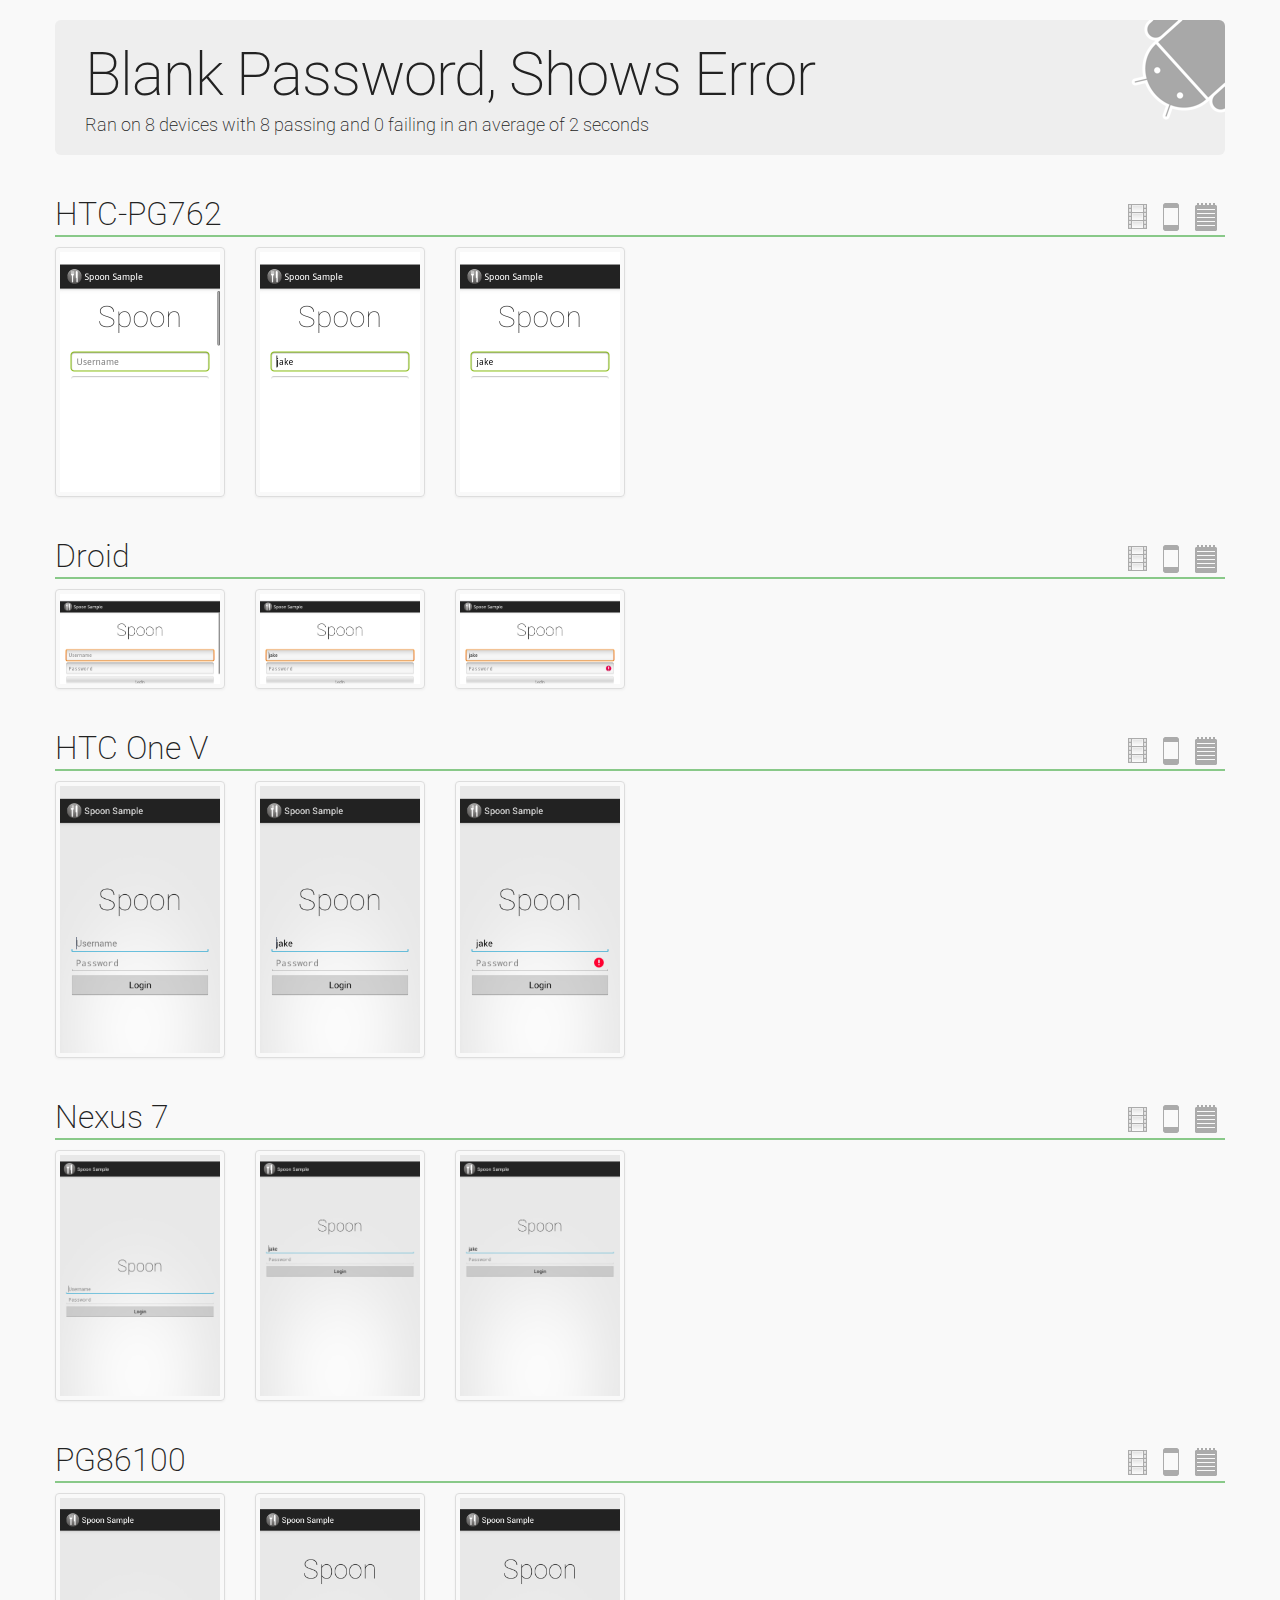
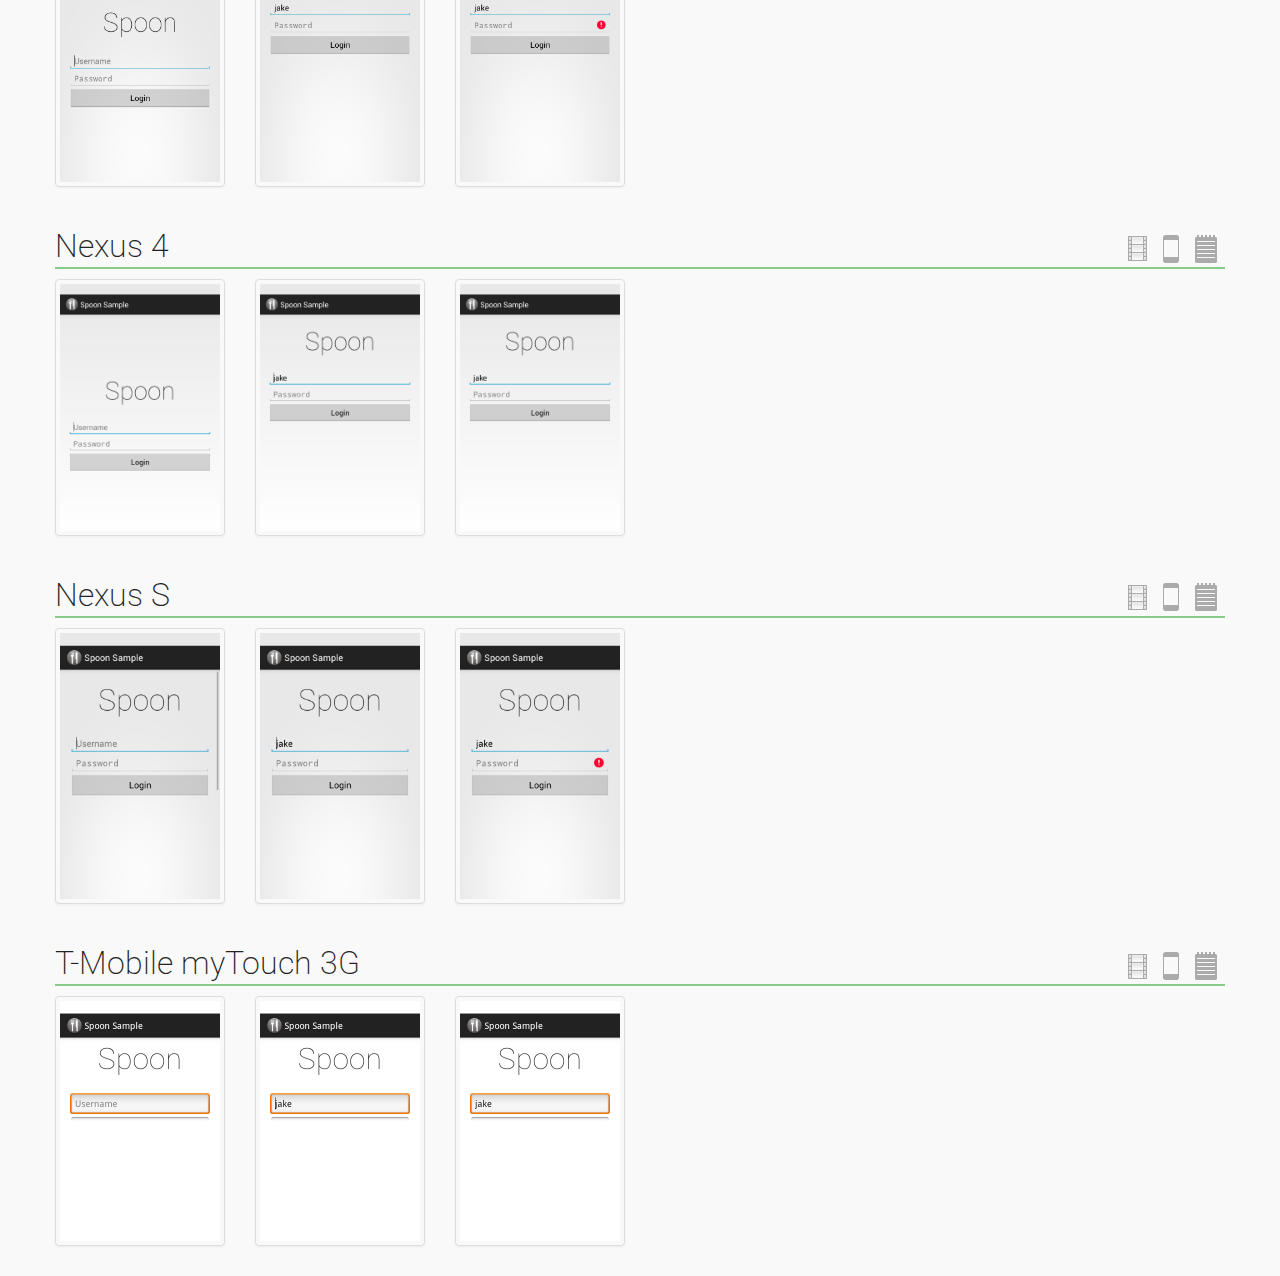
<file: website/sample/test/com.example.spoon.ordering.tests.LoginActivityTest/testBlankPassword_ShowsError.html>
<!DOCTYPE html>
<html>
    <head>
        <meta charset="utf-8">
        <meta name="viewport" content="width=device-width, initial-scale=1.0">
        <title>Blank Password, Shows Error</title>
        <link href="http://fonts.googleapis.com/css?family=Roboto:regular,medium,thin,italic,mediumitalic,bold" rel="stylesheet">
        <link href="../../static/bootstrap.min.css" rel="stylesheet">
        <link href="../../static/bootstrap-responsive.min.css" rel="stylesheet">
        <link href="../../static/spoon.css" rel="stylesheet">
        <script src="../../static/jquery.min.js"></script>
        <script src="../../static/bootstrap.min.js"></script>
        <meta name="description" content="Ran on 8 devices with 8 passing and 0 failing in an average of 2 seconds">
    </head>
    <body>
        <div class="container">
            <div class="hero-unit">
                <h1>Blank Password, Shows Error</h1>
                <p>Ran on 8 devices with 8 passing and 0 failing in an average of 2 seconds</p>
            </div>
            <div class="row">
                <div class="span12">
                    <h2 class="test-result pass">
                        HTC-PG762
                        <!-- Icons modified from Glyphish Free. http://glyphish.com -->
                        <a href="../../logs/HT23KX002114/com.example.spoon.ordering.tests.LoginActivityTest/testBlankPassword_ShowsError.html" title="View device log" class="pull-right icon">
                            <img src="../../static/icon-log.png" alt="View device log">
                        </a>
                        <a href="../../device/HT23KX002114.html" title="View only this device" class="pull-right icon">
                            <img src="../../static/icon-devices.png" alt="View only this device">
                        </a>
                        <a href="../../image/HT23KX002114/com.example.spoon.ordering.tests.LoginActivityTest/testBlankPassword_ShowsError.gif" title="View as animated GIF" class="pull-right icon">
                            <img src="../../static/icon-animated.png" alt="View as animated GIF">
                        </a>
                    </h2>
                    <ul class="thumbnails">
                        <li class="span2">
                            <a href="../../image/HT23KX002114/com.example.spoon.ordering.tests.LoginActivityTest/testBlankPassword_ShowsError/1360693726505_initial_state.png" class="thumbnail">
                                <img src="../../image/HT23KX002114/com.example.spoon.ordering.tests.LoginActivityTest/testBlankPassword_ShowsError/1360693726505_initial_state.png" title="Initial State.png">
                            </a>
                        </li>
                        <li class="span2">
                            <a href="../../image/HT23KX002114/com.example.spoon.ordering.tests.LoginActivityTest/testBlankPassword_ShowsError/1360693727130_username_entered.png" class="thumbnail">
                                <img src="../../image/HT23KX002114/com.example.spoon.ordering.tests.LoginActivityTest/testBlankPassword_ShowsError/1360693727130_username_entered.png" title="Username Entered.png">
                            </a>
                        </li>
                        <li class="span2">
                            <a href="../../image/HT23KX002114/com.example.spoon.ordering.tests.LoginActivityTest/testBlankPassword_ShowsError/1360693727683_login_clicked.png" class="thumbnail">
                                <img src="../../image/HT23KX002114/com.example.spoon.ordering.tests.LoginActivityTest/testBlankPassword_ShowsError/1360693727683_login_clicked.png" title="Login Clicked.png">
                            </a>
                        </li>
                    </ul>
                </div>
            </div>
            <div class="row">
                <div class="span12">
                    <h2 class="test-result pass">
                        Droid
                        <!-- Icons modified from Glyphish Free. http://glyphish.com -->
                        <a href="../../logs/0403681E12013007/com.example.spoon.ordering.tests.LoginActivityTest/testBlankPassword_ShowsError.html" title="View device log" class="pull-right icon">
                            <img src="../../static/icon-log.png" alt="View device log">
                        </a>
                        <a href="../../device/0403681E12013007.html" title="View only this device" class="pull-right icon">
                            <img src="../../static/icon-devices.png" alt="View only this device">
                        </a>
                        <a href="../../image/0403681E12013007/com.example.spoon.ordering.tests.LoginActivityTest/testBlankPassword_ShowsError.gif" title="View as animated GIF" class="pull-right icon">
                            <img src="../../static/icon-animated.png" alt="View as animated GIF">
                        </a>
                    </h2>
                    <ul class="thumbnails">
                        <li class="span2">
                            <a href="../../image/0403681E12013007/com.example.spoon.ordering.tests.LoginActivityTest/testBlankPassword_ShowsError/1360693683494_initial_state.png" class="thumbnail">
                                <img src="../../image/0403681E12013007/com.example.spoon.ordering.tests.LoginActivityTest/testBlankPassword_ShowsError/1360693683494_initial_state.png" title="Initial State.png">
                            </a>
                        </li>
                        <li class="span2">
                            <a href="../../image/0403681E12013007/com.example.spoon.ordering.tests.LoginActivityTest/testBlankPassword_ShowsError/1360693684458_username_entered.png" class="thumbnail">
                                <img src="../../image/0403681E12013007/com.example.spoon.ordering.tests.LoginActivityTest/testBlankPassword_ShowsError/1360693684458_username_entered.png" title="Username Entered.png">
                            </a>
                        </li>
                        <li class="span2">
                            <a href="../../image/0403681E12013007/com.example.spoon.ordering.tests.LoginActivityTest/testBlankPassword_ShowsError/1360693685082_login_clicked.png" class="thumbnail">
                                <img src="../../image/0403681E12013007/com.example.spoon.ordering.tests.LoginActivityTest/testBlankPassword_ShowsError/1360693685082_login_clicked.png" title="Login Clicked.png">
                            </a>
                        </li>
                    </ul>
                </div>
            </div>
            <div class="row">
                <div class="span12">
                    <h2 class="test-result pass">
                        HTC One V
                        <!-- Icons modified from Glyphish Free. http://glyphish.com -->
                        <a href="../../logs/HT26GX404472/com.example.spoon.ordering.tests.LoginActivityTest/testBlankPassword_ShowsError.html" title="View device log" class="pull-right icon">
                            <img src="../../static/icon-log.png" alt="View device log">
                        </a>
                        <a href="../../device/HT26GX404472.html" title="View only this device" class="pull-right icon">
                            <img src="../../static/icon-devices.png" alt="View only this device">
                        </a>
                        <a href="../../image/HT26GX404472/com.example.spoon.ordering.tests.LoginActivityTest/testBlankPassword_ShowsError.gif" title="View as animated GIF" class="pull-right icon">
                            <img src="../../static/icon-animated.png" alt="View as animated GIF">
                        </a>
                    </h2>
                    <ul class="thumbnails">
                        <li class="span2">
                            <a href="../../image/HT26GX404472/com.example.spoon.ordering.tests.LoginActivityTest/testBlankPassword_ShowsError/1360693688210_initial_state.png" class="thumbnail">
                                <img src="../../image/HT26GX404472/com.example.spoon.ordering.tests.LoginActivityTest/testBlankPassword_ShowsError/1360693688210_initial_state.png" title="Initial State.png">
                            </a>
                        </li>
                        <li class="span2">
                            <a href="../../image/HT26GX404472/com.example.spoon.ordering.tests.LoginActivityTest/testBlankPassword_ShowsError/1360693688990_username_entered.png" class="thumbnail">
                                <img src="../../image/HT26GX404472/com.example.spoon.ordering.tests.LoginActivityTest/testBlankPassword_ShowsError/1360693688990_username_entered.png" title="Username Entered.png">
                            </a>
                        </li>
                        <li class="span2">
                            <a href="../../image/HT26GX404472/com.example.spoon.ordering.tests.LoginActivityTest/testBlankPassword_ShowsError/1360693689371_login_clicked.png" class="thumbnail">
                                <img src="../../image/HT26GX404472/com.example.spoon.ordering.tests.LoginActivityTest/testBlankPassword_ShowsError/1360693689371_login_clicked.png" title="Login Clicked.png">
                            </a>
                        </li>
                    </ul>
                </div>
            </div>
            <div class="row">
                <div class="span12">
                    <h2 class="test-result pass">
                        Nexus 7
                        <!-- Icons modified from Glyphish Free. http://glyphish.com -->
                        <a href="../../logs/015d2109a854000a/com.example.spoon.ordering.tests.LoginActivityTest/testBlankPassword_ShowsError.html" title="View device log" class="pull-right icon">
                            <img src="../../static/icon-log.png" alt="View device log">
                        </a>
                        <a href="../../device/015d2109a854000a.html" title="View only this device" class="pull-right icon">
                            <img src="../../static/icon-devices.png" alt="View only this device">
                        </a>
                        <a href="../../image/015d2109a854000a/com.example.spoon.ordering.tests.LoginActivityTest/testBlankPassword_ShowsError.gif" title="View as animated GIF" class="pull-right icon">
                            <img src="../../static/icon-animated.png" alt="View as animated GIF">
                        </a>
                    </h2>
                    <ul class="thumbnails">
                        <li class="span2">
                            <a href="../../image/015d2109a854000a/com.example.spoon.ordering.tests.LoginActivityTest/testBlankPassword_ShowsError/1360693662591_initial_state.png" class="thumbnail">
                                <img src="../../image/015d2109a854000a/com.example.spoon.ordering.tests.LoginActivityTest/testBlankPassword_ShowsError/1360693662591_initial_state.png" title="Initial State.png">
                            </a>
                        </li>
                        <li class="span2">
                            <a href="../../image/015d2109a854000a/com.example.spoon.ordering.tests.LoginActivityTest/testBlankPassword_ShowsError/1360693663418_username_entered.png" class="thumbnail">
                                <img src="../../image/015d2109a854000a/com.example.spoon.ordering.tests.LoginActivityTest/testBlankPassword_ShowsError/1360693663418_username_entered.png" title="Username Entered.png">
                            </a>
                        </li>
                        <li class="span2">
                            <a href="../../image/015d2109a854000a/com.example.spoon.ordering.tests.LoginActivityTest/testBlankPassword_ShowsError/1360693664133_login_clicked.png" class="thumbnail">
                                <img src="../../image/015d2109a854000a/com.example.spoon.ordering.tests.LoginActivityTest/testBlankPassword_ShowsError/1360693664133_login_clicked.png" title="Login Clicked.png">
                            </a>
                        </li>
                    </ul>
                </div>
            </div>
            <div class="row">
                <div class="span12">
                    <h2 class="test-result pass">
                        PG86100
                        <!-- Icons modified from Glyphish Free. http://glyphish.com -->
                        <a href="../../logs/HT179HX01564/com.example.spoon.ordering.tests.LoginActivityTest/testBlankPassword_ShowsError.html" title="View device log" class="pull-right icon">
                            <img src="../../static/icon-log.png" alt="View device log">
                        </a>
                        <a href="../../device/HT179HX01564.html" title="View only this device" class="pull-right icon">
                            <img src="../../static/icon-devices.png" alt="View only this device">
                        </a>
                        <a href="../../image/HT179HX01564/com.example.spoon.ordering.tests.LoginActivityTest/testBlankPassword_ShowsError.gif" title="View as animated GIF" class="pull-right icon">
                            <img src="../../static/icon-animated.png" alt="View as animated GIF">
                        </a>
                    </h2>
                    <ul class="thumbnails">
                        <li class="span2">
                            <a href="../../image/HT179HX01564/com.example.spoon.ordering.tests.LoginActivityTest/testBlankPassword_ShowsError/1360693681465_initial_state.png" class="thumbnail">
                                <img src="../../image/HT179HX01564/com.example.spoon.ordering.tests.LoginActivityTest/testBlankPassword_ShowsError/1360693681465_initial_state.png" title="Initial State.png">
                            </a>
                        </li>
                        <li class="span2">
                            <a href="../../image/HT179HX01564/com.example.spoon.ordering.tests.LoginActivityTest/testBlankPassword_ShowsError/1360693682541_username_entered.png" class="thumbnail">
                                <img src="../../image/HT179HX01564/com.example.spoon.ordering.tests.LoginActivityTest/testBlankPassword_ShowsError/1360693682541_username_entered.png" title="Username Entered.png">
                            </a>
                        </li>
                        <li class="span2">
                            <a href="../../image/HT179HX01564/com.example.spoon.ordering.tests.LoginActivityTest/testBlankPassword_ShowsError/1360693682894_login_clicked.png" class="thumbnail">
                                <img src="../../image/HT179HX01564/com.example.spoon.ordering.tests.LoginActivityTest/testBlankPassword_ShowsError/1360693682894_login_clicked.png" title="Login Clicked.png">
                            </a>
                        </li>
                    </ul>
                </div>
            </div>
            <div class="row">
                <div class="span12">
                    <h2 class="test-result pass">
                        Nexus 4
                        <!-- Icons modified from Glyphish Free. http://glyphish.com -->
                        <a href="../../logs/00498cad94cf304e/com.example.spoon.ordering.tests.LoginActivityTest/testBlankPassword_ShowsError.html" title="View device log" class="pull-right icon">
                            <img src="../../static/icon-log.png" alt="View device log">
                        </a>
                        <a href="../../device/00498cad94cf304e.html" title="View only this device" class="pull-right icon">
                            <img src="../../static/icon-devices.png" alt="View only this device">
                        </a>
                        <a href="../../image/00498cad94cf304e/com.example.spoon.ordering.tests.LoginActivityTest/testBlankPassword_ShowsError.gif" title="View as animated GIF" class="pull-right icon">
                            <img src="../../static/icon-animated.png" alt="View as animated GIF">
                        </a>
                    </h2>
                    <ul class="thumbnails">
                        <li class="span2">
                            <a href="../../image/00498cad94cf304e/com.example.spoon.ordering.tests.LoginActivityTest/testBlankPassword_ShowsError/1360693669228_initial_state.png" class="thumbnail">
                                <img src="../../image/00498cad94cf304e/com.example.spoon.ordering.tests.LoginActivityTest/testBlankPassword_ShowsError/1360693669228_initial_state.png" title="Initial State.png">
                            </a>
                        </li>
                        <li class="span2">
                            <a href="../../image/00498cad94cf304e/com.example.spoon.ordering.tests.LoginActivityTest/testBlankPassword_ShowsError/1360693669994_username_entered.png" class="thumbnail">
                                <img src="../../image/00498cad94cf304e/com.example.spoon.ordering.tests.LoginActivityTest/testBlankPassword_ShowsError/1360693669994_username_entered.png" title="Username Entered.png">
                            </a>
                        </li>
                        <li class="span2">
                            <a href="../../image/00498cad94cf304e/com.example.spoon.ordering.tests.LoginActivityTest/testBlankPassword_ShowsError/1360693670567_login_clicked.png" class="thumbnail">
                                <img src="../../image/00498cad94cf304e/com.example.spoon.ordering.tests.LoginActivityTest/testBlankPassword_ShowsError/1360693670567_login_clicked.png" title="Login Clicked.png">
                            </a>
                        </li>
                    </ul>
                </div>
            </div>
            <div class="row">
                <div class="span12">
                    <h2 class="test-result pass">
                        Nexus S
                        <!-- Icons modified from Glyphish Free. http://glyphish.com -->
                        <a href="../../logs/3334B602A8B600EC/com.example.spoon.ordering.tests.LoginActivityTest/testBlankPassword_ShowsError.html" title="View device log" class="pull-right icon">
                            <img src="../../static/icon-log.png" alt="View device log">
                        </a>
                        <a href="../../device/3334B602A8B600EC.html" title="View only this device" class="pull-right icon">
                            <img src="../../static/icon-devices.png" alt="View only this device">
                        </a>
                        <a href="../../image/3334B602A8B600EC/com.example.spoon.ordering.tests.LoginActivityTest/testBlankPassword_ShowsError.gif" title="View as animated GIF" class="pull-right icon">
                            <img src="../../static/icon-animated.png" alt="View as animated GIF">
                        </a>
                    </h2>
                    <ul class="thumbnails">
                        <li class="span2">
                            <a href="../../image/3334B602A8B600EC/com.example.spoon.ordering.tests.LoginActivityTest/testBlankPassword_ShowsError/1360693772245_initial_state.png" class="thumbnail">
                                <img src="../../image/3334B602A8B600EC/com.example.spoon.ordering.tests.LoginActivityTest/testBlankPassword_ShowsError/1360693772245_initial_state.png" title="Initial State.png">
                            </a>
                        </li>
                        <li class="span2">
                            <a href="../../image/3334B602A8B600EC/com.example.spoon.ordering.tests.LoginActivityTest/testBlankPassword_ShowsError/1360693772783_username_entered.png" class="thumbnail">
                                <img src="../../image/3334B602A8B600EC/com.example.spoon.ordering.tests.LoginActivityTest/testBlankPassword_ShowsError/1360693772783_username_entered.png" title="Username Entered.png">
                            </a>
                        </li>
                        <li class="span2">
                            <a href="../../image/3334B602A8B600EC/com.example.spoon.ordering.tests.LoginActivityTest/testBlankPassword_ShowsError/1360693773205_login_clicked.png" class="thumbnail">
                                <img src="../../image/3334B602A8B600EC/com.example.spoon.ordering.tests.LoginActivityTest/testBlankPassword_ShowsError/1360693773205_login_clicked.png" title="Login Clicked.png">
                            </a>
                        </li>
                    </ul>
                </div>
            </div>
            <div class="row">
                <div class="span12">
                    <h2 class="test-result pass">
                        T-Mobile myTouch 3G
                        <!-- Icons modified from Glyphish Free. http://glyphish.com -->
                        <a href="../../logs/HT037PB00358/com.example.spoon.ordering.tests.LoginActivityTest/testBlankPassword_ShowsError.html" title="View device log" class="pull-right icon">
                            <img src="../../static/icon-log.png" alt="View device log">
                        </a>
                        <a href="../../device/HT037PB00358.html" title="View only this device" class="pull-right icon">
                            <img src="../../static/icon-devices.png" alt="View only this device">
                        </a>
                        <a href="../../image/HT037PB00358/com.example.spoon.ordering.tests.LoginActivityTest/testBlankPassword_ShowsError.gif" title="View as animated GIF" class="pull-right icon">
                            <img src="../../static/icon-animated.png" alt="View as animated GIF">
                        </a>
                    </h2>
                    <ul class="thumbnails">
                        <li class="span2">
                            <a href="../../image/HT037PB00358/com.example.spoon.ordering.tests.LoginActivityTest/testBlankPassword_ShowsError/1360693680278_initial_state.png" class="thumbnail">
                                <img src="../../image/HT037PB00358/com.example.spoon.ordering.tests.LoginActivityTest/testBlankPassword_ShowsError/1360693680278_initial_state.png" title="Initial State.png">
                            </a>
                        </li>
                        <li class="span2">
                            <a href="../../image/HT037PB00358/com.example.spoon.ordering.tests.LoginActivityTest/testBlankPassword_ShowsError/1360693681286_username_entered.png" class="thumbnail">
                                <img src="../../image/HT037PB00358/com.example.spoon.ordering.tests.LoginActivityTest/testBlankPassword_ShowsError/1360693681286_username_entered.png" title="Username Entered.png">
                            </a>
                        </li>
                        <li class="span2">
                            <a href="../../image/HT037PB00358/com.example.spoon.ordering.tests.LoginActivityTest/testBlankPassword_ShowsError/1360693682013_login_clicked.png" class="thumbnail">
                                <img src="../../image/HT037PB00358/com.example.spoon.ordering.tests.LoginActivityTest/testBlankPassword_ShowsError/1360693682013_login_clicked.png" title="Login Clicked.png">
                            </a>
                        </li>
                    </ul>
                </div>
            </div>
        </div>
        <script type="text/javascript">
            $('.icon').tooltip({
                container: 'body'
            });
        </script>
    </body>
</html>
</file>
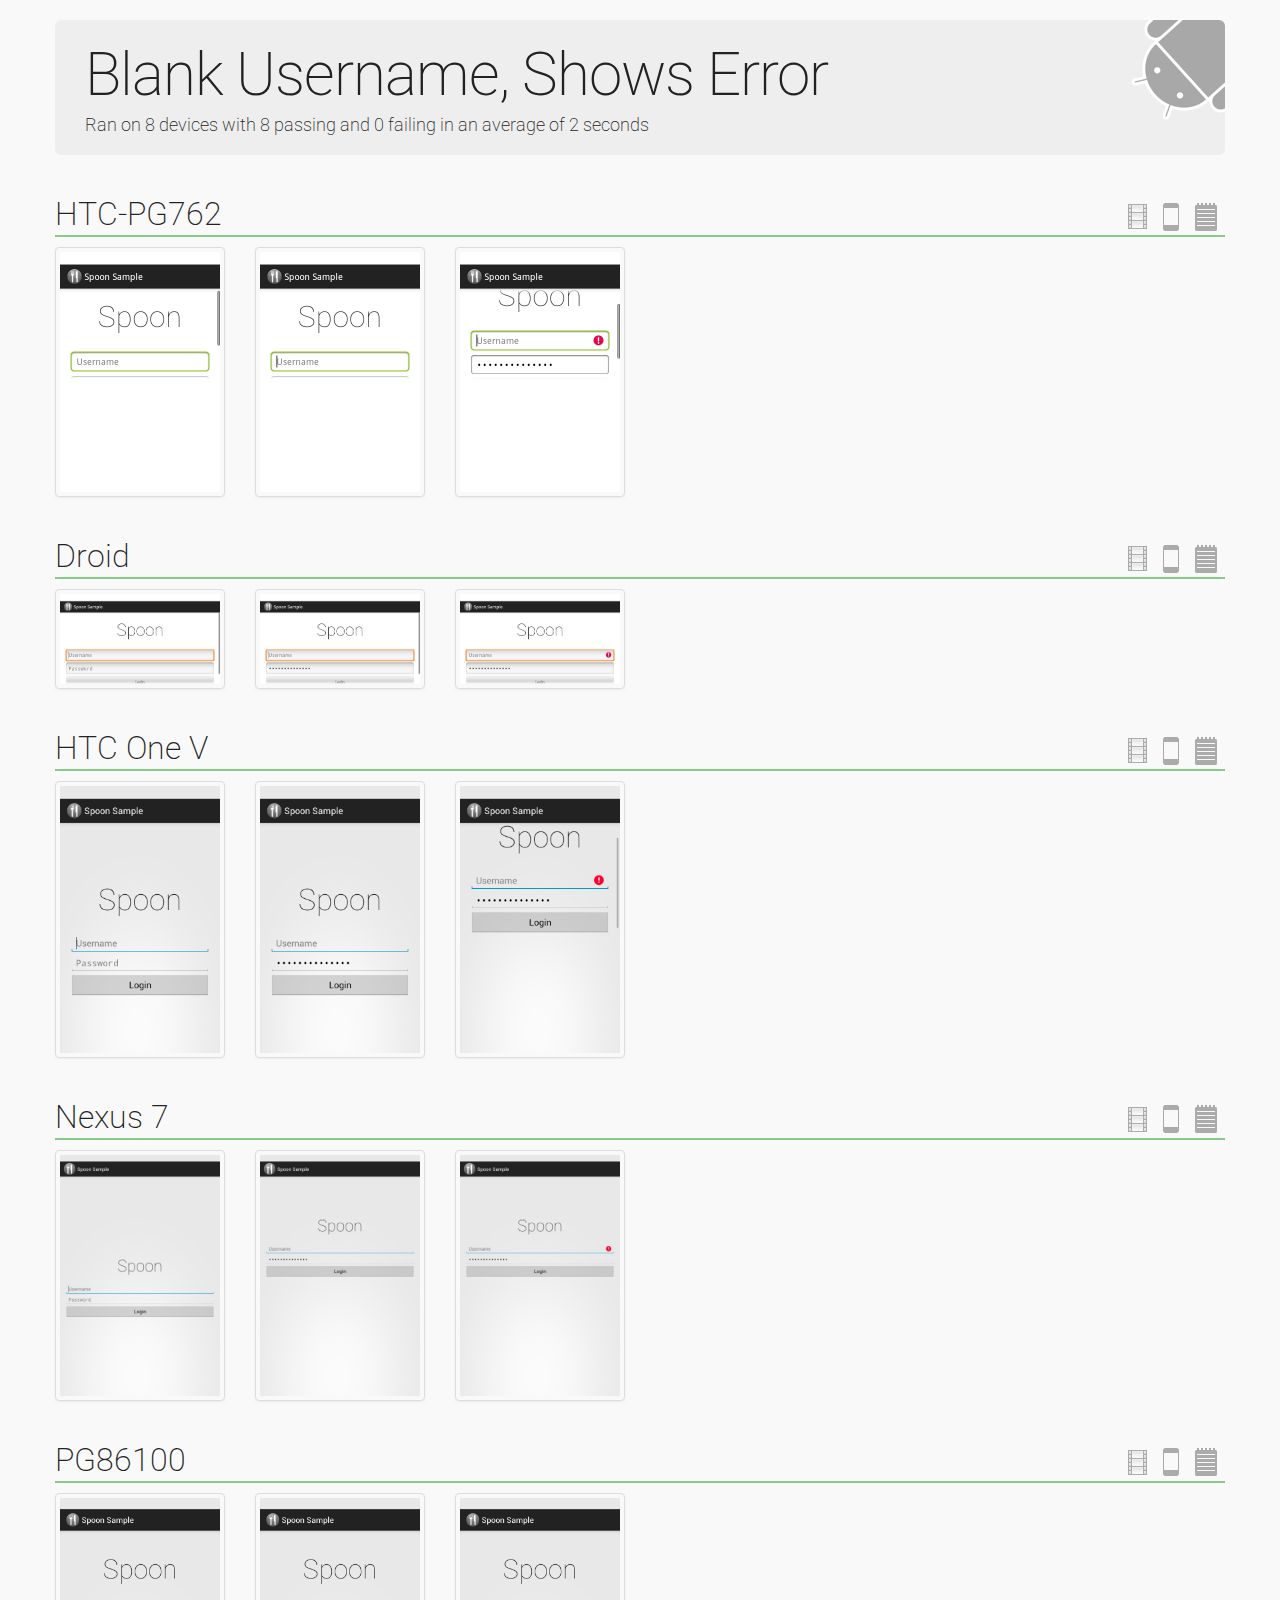
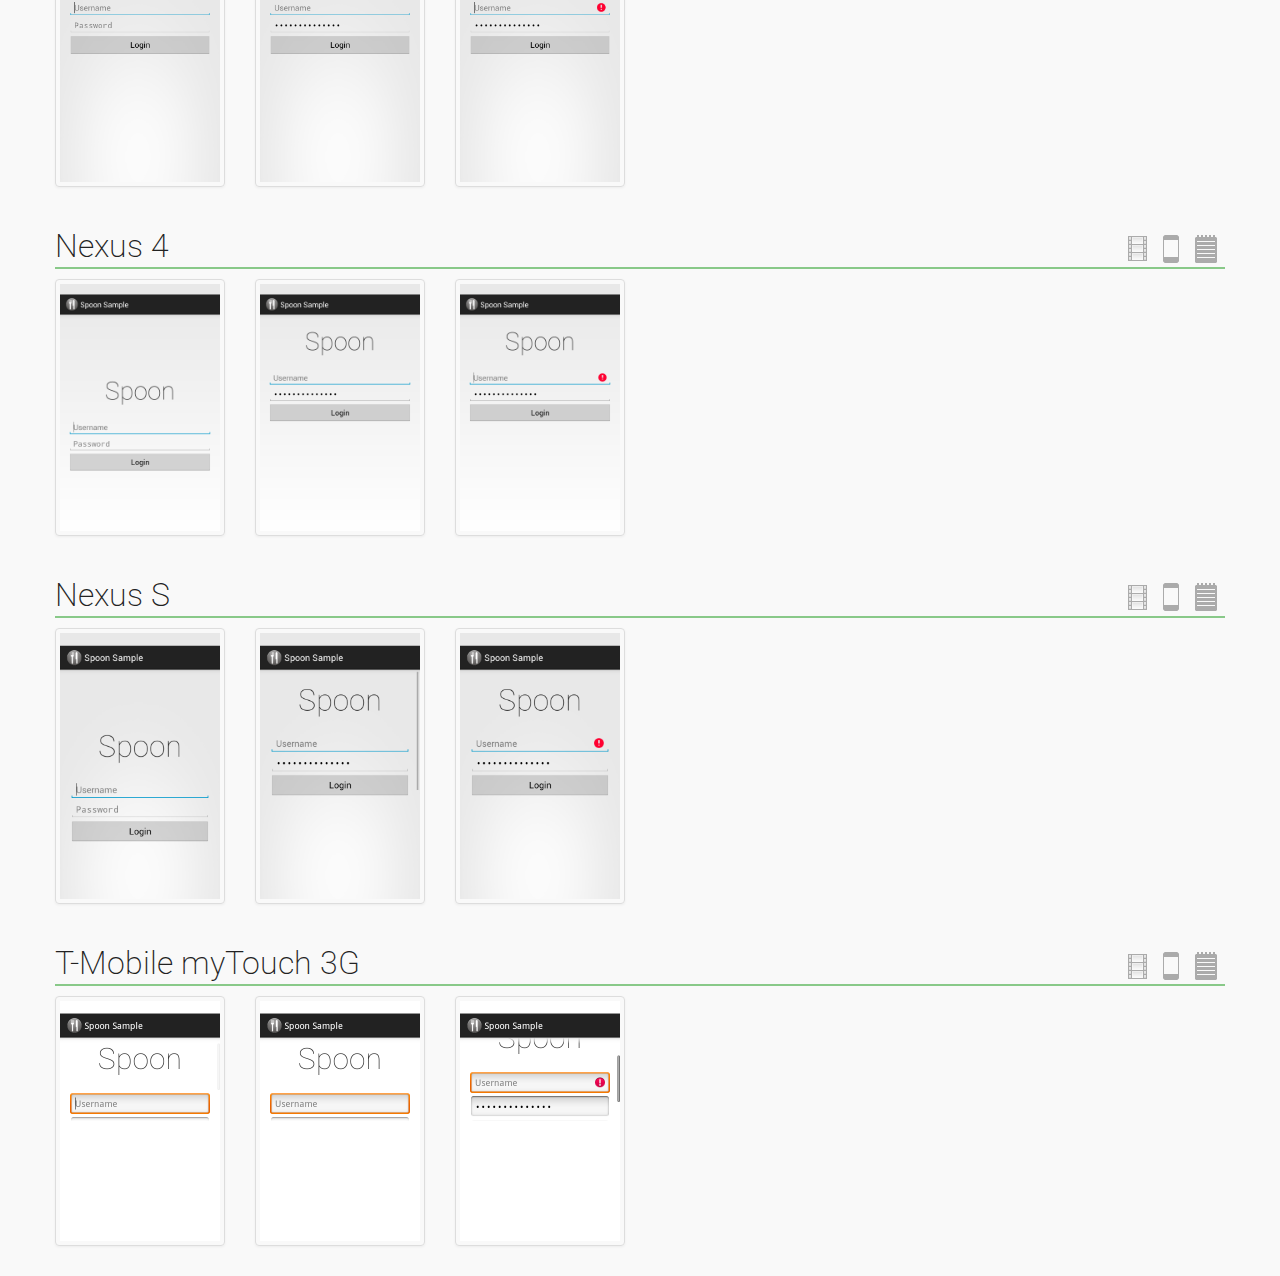
<file: website/sample/test/com.example.spoon.ordering.tests.LoginActivityTest/testBlankUsername_ShowsError.html>
<!DOCTYPE html>
<html>
    <head>
        <meta charset="utf-8">
        <meta name="viewport" content="width=device-width, initial-scale=1.0">
        <title>Blank Username, Shows Error</title>
        <link href="http://fonts.googleapis.com/css?family=Roboto:regular,medium,thin,italic,mediumitalic,bold" rel="stylesheet">
        <link href="../../static/bootstrap.min.css" rel="stylesheet">
        <link href="../../static/bootstrap-responsive.min.css" rel="stylesheet">
        <link href="../../static/spoon.css" rel="stylesheet">
        <script src="../../static/jquery.min.js"></script>
        <script src="../../static/bootstrap.min.js"></script>
        <meta name="description" content="Ran on 8 devices with 8 passing and 0 failing in an average of 2 seconds">
    </head>
    <body>
        <div class="container">
            <div class="hero-unit">
                <h1>Blank Username, Shows Error</h1>
                <p>Ran on 8 devices with 8 passing and 0 failing in an average of 2 seconds</p>
            </div>
            <div class="row">
                <div class="span12">
                    <h2 class="test-result pass">
                        HTC-PG762
                        <!-- Icons modified from Glyphish Free. http://glyphish.com -->
                        <a href="../../logs/HT23KX002114/com.example.spoon.ordering.tests.LoginActivityTest/testBlankUsername_ShowsError.html" title="View device log" class="pull-right icon">
                            <img src="../../static/icon-log.png" alt="View device log">
                        </a>
                        <a href="../../device/HT23KX002114.html" title="View only this device" class="pull-right icon">
                            <img src="../../static/icon-devices.png" alt="View only this device">
                        </a>
                        <a href="../../image/HT23KX002114/com.example.spoon.ordering.tests.LoginActivityTest/testBlankUsername_ShowsError.gif" title="View as animated GIF" class="pull-right icon">
                            <img src="../../static/icon-animated.png" alt="View as animated GIF">
                        </a>
                    </h2>
                    <ul class="thumbnails">
                        <li class="span2">
                            <a href="../../image/HT23KX002114/com.example.spoon.ordering.tests.LoginActivityTest/testBlankUsername_ShowsError/1360693728953_initial_state.png" class="thumbnail">
                                <img src="../../image/HT23KX002114/com.example.spoon.ordering.tests.LoginActivityTest/testBlankUsername_ShowsError/1360693728953_initial_state.png" title="Initial State.png">
                            </a>
                        </li>
                        <li class="span2">
                            <a href="../../image/HT23KX002114/com.example.spoon.ordering.tests.LoginActivityTest/testBlankUsername_ShowsError/1360693729518_password_entered.png" class="thumbnail">
                                <img src="../../image/HT23KX002114/com.example.spoon.ordering.tests.LoginActivityTest/testBlankUsername_ShowsError/1360693729518_password_entered.png" title="Password Entered.png">
                            </a>
                        </li>
                        <li class="span2">
                            <a href="../../image/HT23KX002114/com.example.spoon.ordering.tests.LoginActivityTest/testBlankUsername_ShowsError/1360693730014_login_clicked.png" class="thumbnail">
                                <img src="../../image/HT23KX002114/com.example.spoon.ordering.tests.LoginActivityTest/testBlankUsername_ShowsError/1360693730014_login_clicked.png" title="Login Clicked.png">
                            </a>
                        </li>
                    </ul>
                </div>
            </div>
            <div class="row">
                <div class="span12">
                    <h2 class="test-result pass">
                        Droid
                        <!-- Icons modified from Glyphish Free. http://glyphish.com -->
                        <a href="../../logs/0403681E12013007/com.example.spoon.ordering.tests.LoginActivityTest/testBlankUsername_ShowsError.html" title="View device log" class="pull-right icon">
                            <img src="../../static/icon-log.png" alt="View device log">
                        </a>
                        <a href="../../device/0403681E12013007.html" title="View only this device" class="pull-right icon">
                            <img src="../../static/icon-devices.png" alt="View only this device">
                        </a>
                        <a href="../../image/0403681E12013007/com.example.spoon.ordering.tests.LoginActivityTest/testBlankUsername_ShowsError.gif" title="View as animated GIF" class="pull-right icon">
                            <img src="../../static/icon-animated.png" alt="View as animated GIF">
                        </a>
                    </h2>
                    <ul class="thumbnails">
                        <li class="span2">
                            <a href="../../image/0403681E12013007/com.example.spoon.ordering.tests.LoginActivityTest/testBlankUsername_ShowsError/1360693687102_initial_state.png" class="thumbnail">
                                <img src="../../image/0403681E12013007/com.example.spoon.ordering.tests.LoginActivityTest/testBlankUsername_ShowsError/1360693687102_initial_state.png" title="Initial State.png">
                            </a>
                        </li>
                        <li class="span2">
                            <a href="../../image/0403681E12013007/com.example.spoon.ordering.tests.LoginActivityTest/testBlankUsername_ShowsError/1360693687741_password_entered.png" class="thumbnail">
                                <img src="../../image/0403681E12013007/com.example.spoon.ordering.tests.LoginActivityTest/testBlankUsername_ShowsError/1360693687741_password_entered.png" title="Password Entered.png">
                            </a>
                        </li>
                        <li class="span2">
                            <a href="../../image/0403681E12013007/com.example.spoon.ordering.tests.LoginActivityTest/testBlankUsername_ShowsError/1360693688588_login_clicked.png" class="thumbnail">
                                <img src="../../image/0403681E12013007/com.example.spoon.ordering.tests.LoginActivityTest/testBlankUsername_ShowsError/1360693688588_login_clicked.png" title="Login Clicked.png">
                            </a>
                        </li>
                    </ul>
                </div>
            </div>
            <div class="row">
                <div class="span12">
                    <h2 class="test-result pass">
                        HTC One V
                        <!-- Icons modified from Glyphish Free. http://glyphish.com -->
                        <a href="../../logs/HT26GX404472/com.example.spoon.ordering.tests.LoginActivityTest/testBlankUsername_ShowsError.html" title="View device log" class="pull-right icon">
                            <img src="../../static/icon-log.png" alt="View device log">
                        </a>
                        <a href="../../device/HT26GX404472.html" title="View only this device" class="pull-right icon">
                            <img src="../../static/icon-devices.png" alt="View only this device">
                        </a>
                        <a href="../../image/HT26GX404472/com.example.spoon.ordering.tests.LoginActivityTest/testBlankUsername_ShowsError.gif" title="View as animated GIF" class="pull-right icon">
                            <img src="../../static/icon-animated.png" alt="View as animated GIF">
                        </a>
                    </h2>
                    <ul class="thumbnails">
                        <li class="span2">
                            <a href="../../image/HT26GX404472/com.example.spoon.ordering.tests.LoginActivityTest/testBlankUsername_ShowsError/1360693691970_initial_state.png" class="thumbnail">
                                <img src="../../image/HT26GX404472/com.example.spoon.ordering.tests.LoginActivityTest/testBlankUsername_ShowsError/1360693691970_initial_state.png" title="Initial State.png">
                            </a>
                        </li>
                        <li class="span2">
                            <a href="../../image/HT26GX404472/com.example.spoon.ordering.tests.LoginActivityTest/testBlankUsername_ShowsError/1360693692294_password_entered.png" class="thumbnail">
                                <img src="../../image/HT26GX404472/com.example.spoon.ordering.tests.LoginActivityTest/testBlankUsername_ShowsError/1360693692294_password_entered.png" title="Password Entered.png">
                            </a>
                        </li>
                        <li class="span2">
                            <a href="../../image/HT26GX404472/com.example.spoon.ordering.tests.LoginActivityTest/testBlankUsername_ShowsError/1360693693265_login_clicked.png" class="thumbnail">
                                <img src="../../image/HT26GX404472/com.example.spoon.ordering.tests.LoginActivityTest/testBlankUsername_ShowsError/1360693693265_login_clicked.png" title="Login Clicked.png">
                            </a>
                        </li>
                    </ul>
                </div>
            </div>
            <div class="row">
                <div class="span12">
                    <h2 class="test-result pass">
                        Nexus 7
                        <!-- Icons modified from Glyphish Free. http://glyphish.com -->
                        <a href="../../logs/015d2109a854000a/com.example.spoon.ordering.tests.LoginActivityTest/testBlankUsername_ShowsError.html" title="View device log" class="pull-right icon">
                            <img src="../../static/icon-log.png" alt="View device log">
                        </a>
                        <a href="../../device/015d2109a854000a.html" title="View only this device" class="pull-right icon">
                            <img src="../../static/icon-devices.png" alt="View only this device">
                        </a>
                        <a href="../../image/015d2109a854000a/com.example.spoon.ordering.tests.LoginActivityTest/testBlankUsername_ShowsError.gif" title="View as animated GIF" class="pull-right icon">
                            <img src="../../static/icon-animated.png" alt="View as animated GIF">
                        </a>
                    </h2>
                    <ul class="thumbnails">
                        <li class="span2">
                            <a href="../../image/015d2109a854000a/com.example.spoon.ordering.tests.LoginActivityTest/testBlankUsername_ShowsError/1360693665253_initial_state.png" class="thumbnail">
                                <img src="../../image/015d2109a854000a/com.example.spoon.ordering.tests.LoginActivityTest/testBlankUsername_ShowsError/1360693665253_initial_state.png" title="Initial State.png">
                            </a>
                        </li>
                        <li class="span2">
                            <a href="../../image/015d2109a854000a/com.example.spoon.ordering.tests.LoginActivityTest/testBlankUsername_ShowsError/1360693666103_password_entered.png" class="thumbnail">
                                <img src="../../image/015d2109a854000a/com.example.spoon.ordering.tests.LoginActivityTest/testBlankUsername_ShowsError/1360693666103_password_entered.png" title="Password Entered.png">
                            </a>
                        </li>
                        <li class="span2">
                            <a href="../../image/015d2109a854000a/com.example.spoon.ordering.tests.LoginActivityTest/testBlankUsername_ShowsError/1360693666887_login_clicked.png" class="thumbnail">
                                <img src="../../image/015d2109a854000a/com.example.spoon.ordering.tests.LoginActivityTest/testBlankUsername_ShowsError/1360693666887_login_clicked.png" title="Login Clicked.png">
                            </a>
                        </li>
                    </ul>
                </div>
            </div>
            <div class="row">
                <div class="span12">
                    <h2 class="test-result pass">
                        PG86100
                        <!-- Icons modified from Glyphish Free. http://glyphish.com -->
                        <a href="../../logs/HT179HX01564/com.example.spoon.ordering.tests.LoginActivityTest/testBlankUsername_ShowsError.html" title="View device log" class="pull-right icon">
                            <img src="../../static/icon-log.png" alt="View device log">
                        </a>
                        <a href="../../device/HT179HX01564.html" title="View only this device" class="pull-right icon">
                            <img src="../../static/icon-devices.png" alt="View only this device">
                        </a>
                        <a href="../../image/HT179HX01564/com.example.spoon.ordering.tests.LoginActivityTest/testBlankUsername_ShowsError.gif" title="View as animated GIF" class="pull-right icon">
                            <img src="../../static/icon-animated.png" alt="View as animated GIF">
                        </a>
                    </h2>
                    <ul class="thumbnails">
                        <li class="span2">
                            <a href="../../image/HT179HX01564/com.example.spoon.ordering.tests.LoginActivityTest/testBlankUsername_ShowsError/1360693683918_initial_state.png" class="thumbnail">
                                <img src="../../image/HT179HX01564/com.example.spoon.ordering.tests.LoginActivityTest/testBlankUsername_ShowsError/1360693683918_initial_state.png" title="Initial State.png">
                            </a>
                        </li>
                        <li class="span2">
                            <a href="../../image/HT179HX01564/com.example.spoon.ordering.tests.LoginActivityTest/testBlankUsername_ShowsError/1360693684354_password_entered.png" class="thumbnail">
                                <img src="../../image/HT179HX01564/com.example.spoon.ordering.tests.LoginActivityTest/testBlankUsername_ShowsError/1360693684354_password_entered.png" title="Password Entered.png">
                            </a>
                        </li>
                        <li class="span2">
                            <a href="../../image/HT179HX01564/com.example.spoon.ordering.tests.LoginActivityTest/testBlankUsername_ShowsError/1360693684776_login_clicked.png" class="thumbnail">
                                <img src="../../image/HT179HX01564/com.example.spoon.ordering.tests.LoginActivityTest/testBlankUsername_ShowsError/1360693684776_login_clicked.png" title="Login Clicked.png">
                            </a>
                        </li>
                    </ul>
                </div>
            </div>
            <div class="row">
                <div class="span12">
                    <h2 class="test-result pass">
                        Nexus 4
                        <!-- Icons modified from Glyphish Free. http://glyphish.com -->
                        <a href="../../logs/00498cad94cf304e/com.example.spoon.ordering.tests.LoginActivityTest/testBlankUsername_ShowsError.html" title="View device log" class="pull-right icon">
                            <img src="../../static/icon-log.png" alt="View device log">
                        </a>
                        <a href="../../device/00498cad94cf304e.html" title="View only this device" class="pull-right icon">
                            <img src="../../static/icon-devices.png" alt="View only this device">
                        </a>
                        <a href="../../image/00498cad94cf304e/com.example.spoon.ordering.tests.LoginActivityTest/testBlankUsername_ShowsError.gif" title="View as animated GIF" class="pull-right icon">
                            <img src="../../static/icon-animated.png" alt="View as animated GIF">
                        </a>
                    </h2>
                    <ul class="thumbnails">
                        <li class="span2">
                            <a href="../../image/00498cad94cf304e/com.example.spoon.ordering.tests.LoginActivityTest/testBlankUsername_ShowsError/1360693671386_initial_state.png" class="thumbnail">
                                <img src="../../image/00498cad94cf304e/com.example.spoon.ordering.tests.LoginActivityTest/testBlankUsername_ShowsError/1360693671386_initial_state.png" title="Initial State.png">
                            </a>
                        </li>
                        <li class="span2">
                            <a href="../../image/00498cad94cf304e/com.example.spoon.ordering.tests.LoginActivityTest/testBlankUsername_ShowsError/1360693671924_password_entered.png" class="thumbnail">
                                <img src="../../image/00498cad94cf304e/com.example.spoon.ordering.tests.LoginActivityTest/testBlankUsername_ShowsError/1360693671924_password_entered.png" title="Password Entered.png">
                            </a>
                        </li>
                        <li class="span2">
                            <a href="../../image/00498cad94cf304e/com.example.spoon.ordering.tests.LoginActivityTest/testBlankUsername_ShowsError/1360693672550_login_clicked.png" class="thumbnail">
                                <img src="../../image/00498cad94cf304e/com.example.spoon.ordering.tests.LoginActivityTest/testBlankUsername_ShowsError/1360693672550_login_clicked.png" title="Login Clicked.png">
                            </a>
                        </li>
                    </ul>
                </div>
            </div>
            <div class="row">
                <div class="span12">
                    <h2 class="test-result pass">
                        Nexus S
                        <!-- Icons modified from Glyphish Free. http://glyphish.com -->
                        <a href="../../logs/3334B602A8B600EC/com.example.spoon.ordering.tests.LoginActivityTest/testBlankUsername_ShowsError.html" title="View device log" class="pull-right icon">
                            <img src="../../static/icon-log.png" alt="View device log">
                        </a>
                        <a href="../../device/3334B602A8B600EC.html" title="View only this device" class="pull-right icon">
                            <img src="../../static/icon-devices.png" alt="View only this device">
                        </a>
                        <a href="../../image/3334B602A8B600EC/com.example.spoon.ordering.tests.LoginActivityTest/testBlankUsername_ShowsError.gif" title="View as animated GIF" class="pull-right icon">
                            <img src="../../static/icon-animated.png" alt="View as animated GIF">
                        </a>
                    </h2>
                    <ul class="thumbnails">
                        <li class="span2">
                            <a href="../../image/3334B602A8B600EC/com.example.spoon.ordering.tests.LoginActivityTest/testBlankUsername_ShowsError/1360693774245_initial_state.png" class="thumbnail">
                                <img src="../../image/3334B602A8B600EC/com.example.spoon.ordering.tests.LoginActivityTest/testBlankUsername_ShowsError/1360693774245_initial_state.png" title="Initial State.png">
                            </a>
                        </li>
                        <li class="span2">
                            <a href="../../image/3334B602A8B600EC/com.example.spoon.ordering.tests.LoginActivityTest/testBlankUsername_ShowsError/1360693774851_password_entered.png" class="thumbnail">
                                <img src="../../image/3334B602A8B600EC/com.example.spoon.ordering.tests.LoginActivityTest/testBlankUsername_ShowsError/1360693774851_password_entered.png" title="Password Entered.png">
                            </a>
                        </li>
                        <li class="span2">
                            <a href="../../image/3334B602A8B600EC/com.example.spoon.ordering.tests.LoginActivityTest/testBlankUsername_ShowsError/1360693775622_login_clicked.png" class="thumbnail">
                                <img src="../../image/3334B602A8B600EC/com.example.spoon.ordering.tests.LoginActivityTest/testBlankUsername_ShowsError/1360693775622_login_clicked.png" title="Login Clicked.png">
                            </a>
                        </li>
                    </ul>
                </div>
            </div>
            <div class="row">
                <div class="span12">
                    <h2 class="test-result pass">
                        T-Mobile myTouch 3G
                        <!-- Icons modified from Glyphish Free. http://glyphish.com -->
                        <a href="../../logs/HT037PB00358/com.example.spoon.ordering.tests.LoginActivityTest/testBlankUsername_ShowsError.html" title="View device log" class="pull-right icon">
                            <img src="../../static/icon-log.png" alt="View device log">
                        </a>
                        <a href="../../device/HT037PB00358.html" title="View only this device" class="pull-right icon">
                            <img src="../../static/icon-devices.png" alt="View only this device">
                        </a>
                        <a href="../../image/HT037PB00358/com.example.spoon.ordering.tests.LoginActivityTest/testBlankUsername_ShowsError.gif" title="View as animated GIF" class="pull-right icon">
                            <img src="../../static/icon-animated.png" alt="View as animated GIF">
                        </a>
                    </h2>
                    <ul class="thumbnails">
                        <li class="span2">
                            <a href="../../image/HT037PB00358/com.example.spoon.ordering.tests.LoginActivityTest/testBlankUsername_ShowsError/1360693684603_initial_state.png" class="thumbnail">
                                <img src="../../image/HT037PB00358/com.example.spoon.ordering.tests.LoginActivityTest/testBlankUsername_ShowsError/1360693684603_initial_state.png" title="Initial State.png">
                            </a>
                        </li>
                        <li class="span2">
                            <a href="../../image/HT037PB00358/com.example.spoon.ordering.tests.LoginActivityTest/testBlankUsername_ShowsError/1360693685574_password_entered.png" class="thumbnail">
                                <img src="../../image/HT037PB00358/com.example.spoon.ordering.tests.LoginActivityTest/testBlankUsername_ShowsError/1360693685574_password_entered.png" title="Password Entered.png">
                            </a>
                        </li>
                        <li class="span2">
                            <a href="../../image/HT037PB00358/com.example.spoon.ordering.tests.LoginActivityTest/testBlankUsername_ShowsError/1360693686539_login_clicked.png" class="thumbnail">
                                <img src="../../image/HT037PB00358/com.example.spoon.ordering.tests.LoginActivityTest/testBlankUsername_ShowsError/1360693686539_login_clicked.png" title="Login Clicked.png">
                            </a>
                        </li>
                    </ul>
                </div>
            </div>
        </div>
        <script type="text/javascript">
            $('.icon').tooltip({
                container: 'body'
            });
        </script>
    </body>
</html>
</file>
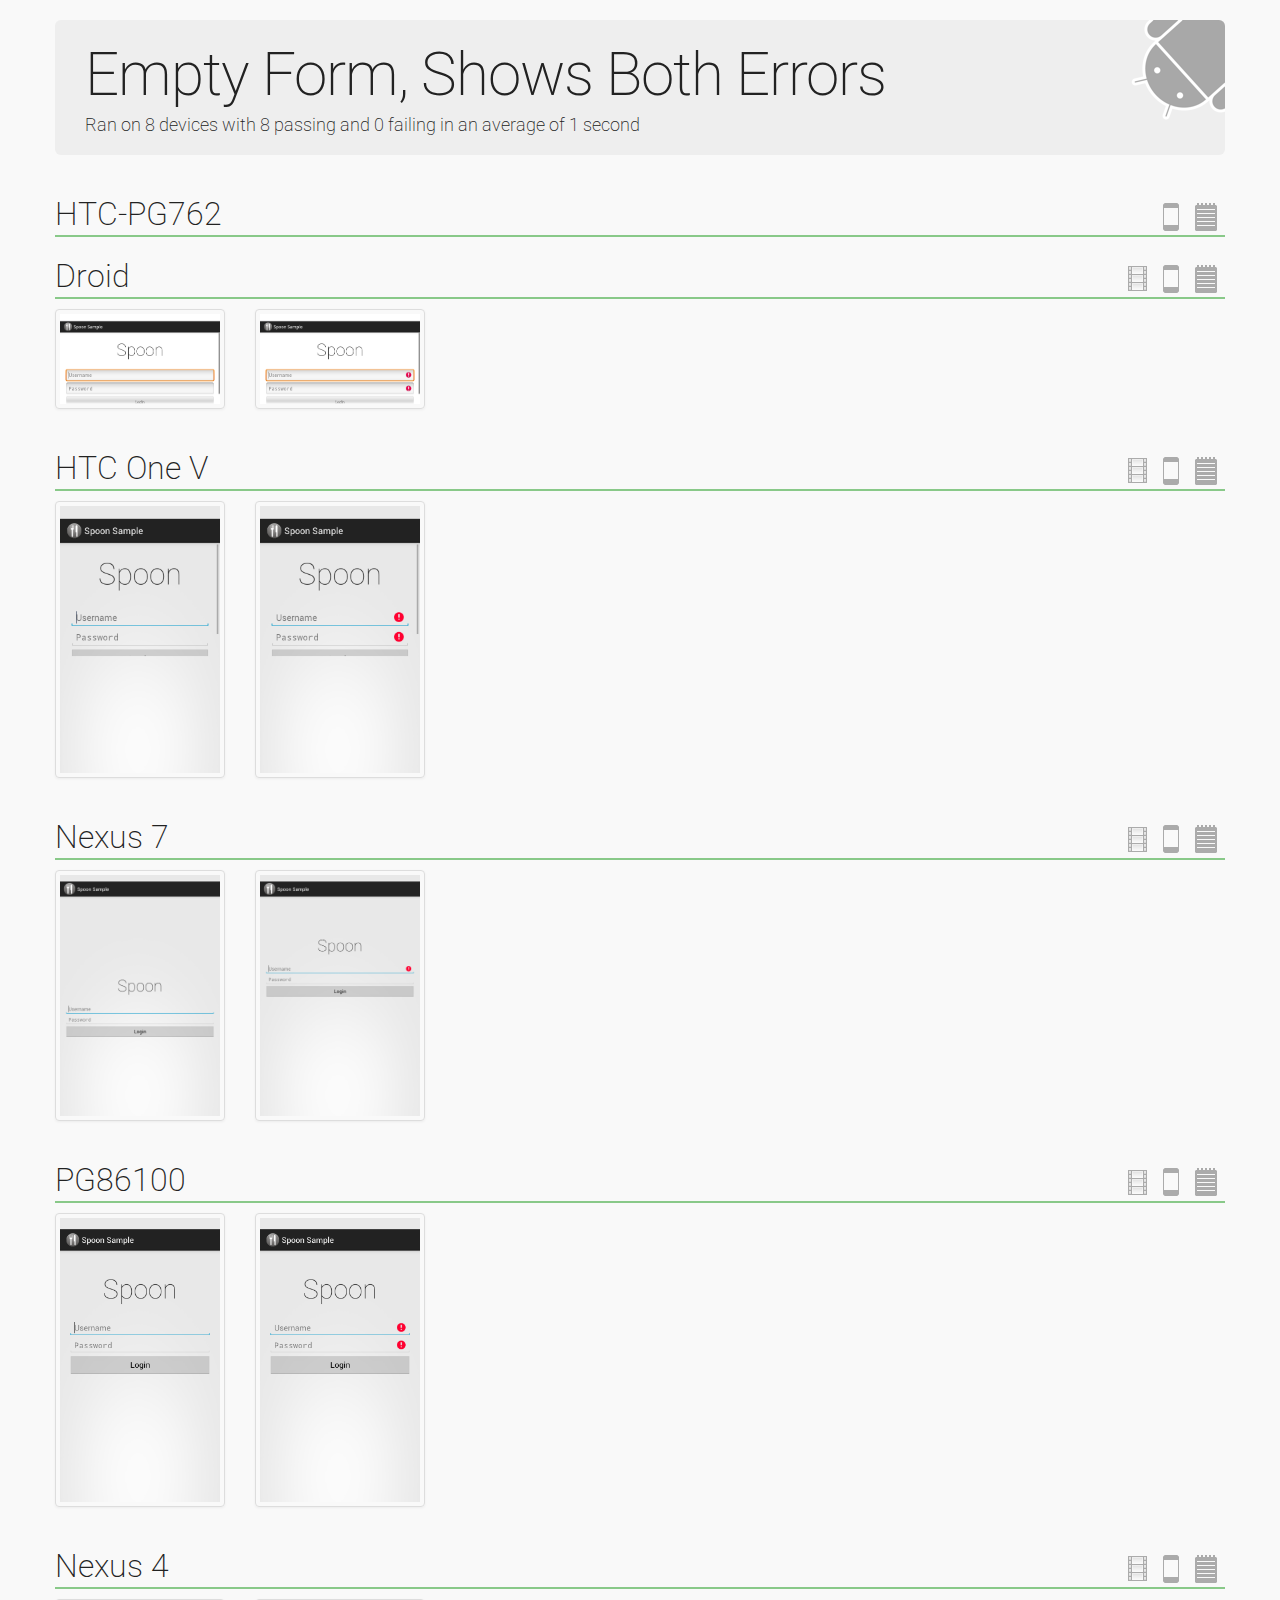
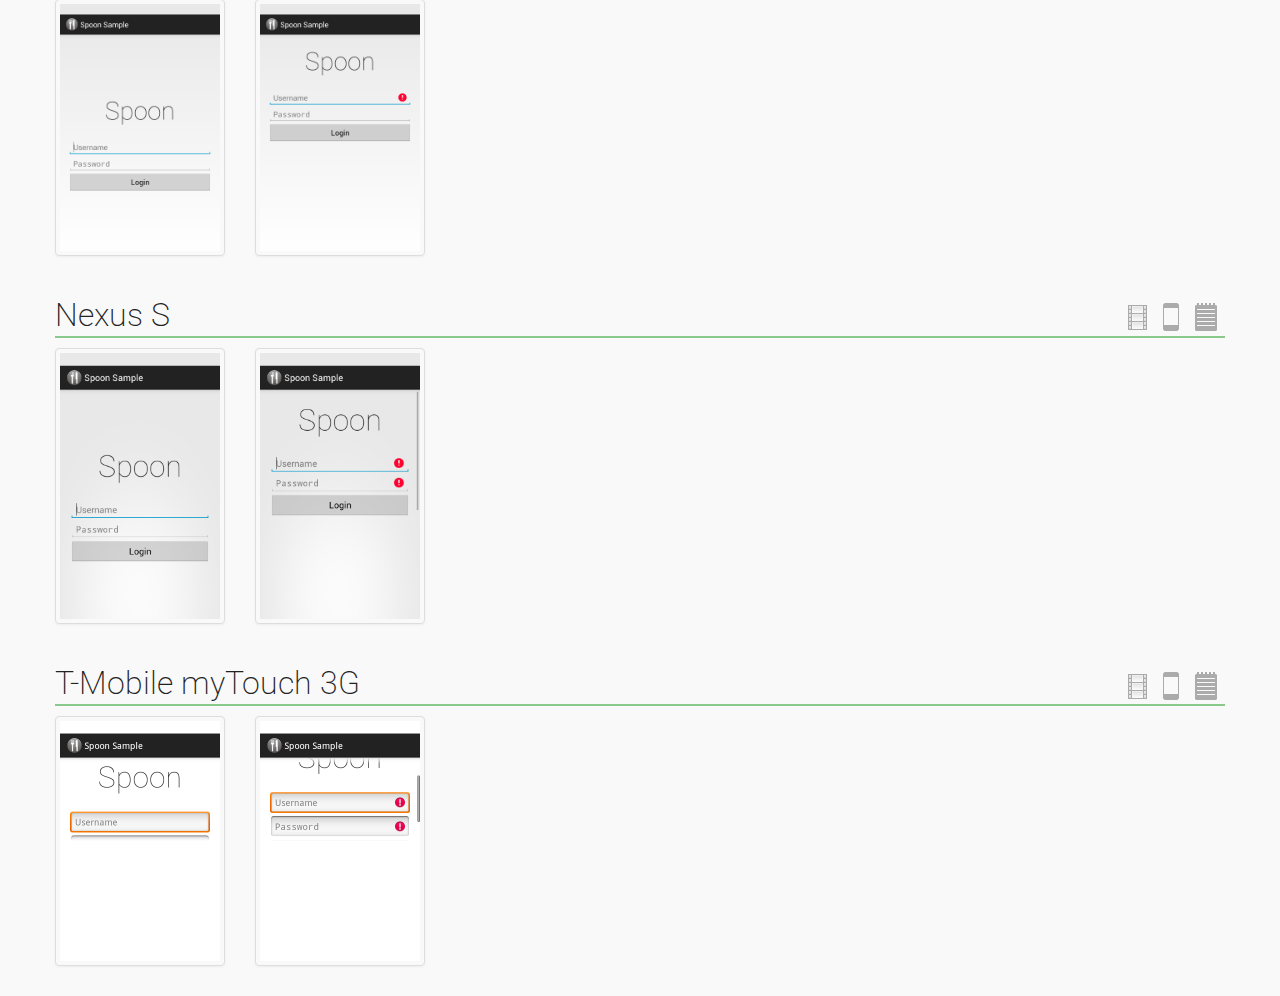
<file: website/sample/test/com.example.spoon.ordering.tests.LoginActivityTest/testEmptyForm_ShowsBothErrors.html>
<!DOCTYPE html>
<html>
    <head>
        <meta charset="utf-8">
        <meta name="viewport" content="width=device-width, initial-scale=1.0">
        <title>Empty Form, Shows Both Errors</title>
        <link href="http://fonts.googleapis.com/css?family=Roboto:regular,medium,thin,italic,mediumitalic,bold" rel="stylesheet">
        <link href="../../static/bootstrap.min.css" rel="stylesheet">
        <link href="../../static/bootstrap-responsive.min.css" rel="stylesheet">
        <link href="../../static/spoon.css" rel="stylesheet">
        <script src="../../static/jquery.min.js"></script>
        <script src="../../static/bootstrap.min.js"></script>
        <meta name="description" content="Ran on 8 devices with 8 passing and 0 failing in an average of 1 second">
    </head>
    <body>
        <div class="container">
            <div class="hero-unit">
                <h1>Empty Form, Shows Both Errors</h1>
                <p>Ran on 8 devices with 8 passing and 0 failing in an average of 1 second</p>
            </div>
            <div class="row">
                <div class="span12">
                    <h2 class="test-result pass">
                        HTC-PG762
                        <!-- Icons modified from Glyphish Free. http://glyphish.com -->
                        <a href="../../logs/HT23KX002114/com.example.spoon.ordering.tests.LoginActivityTest/testEmptyForm_ShowsBothErrors.html" title="View device log" class="pull-right icon">
                            <img src="../../static/icon-log.png" alt="View device log">
                        </a>
                        <a href="../../device/HT23KX002114.html" title="View only this device" class="pull-right icon">
                            <img src="../../static/icon-devices.png" alt="View only this device">
                        </a>
                    </h2>
                </div>
            </div>
            <div class="row">
                <div class="span12">
                    <h2 class="test-result pass">
                        Droid
                        <!-- Icons modified from Glyphish Free. http://glyphish.com -->
                        <a href="../../logs/0403681E12013007/com.example.spoon.ordering.tests.LoginActivityTest/testEmptyForm_ShowsBothErrors.html" title="View device log" class="pull-right icon">
                            <img src="../../static/icon-log.png" alt="View device log">
                        </a>
                        <a href="../../device/0403681E12013007.html" title="View only this device" class="pull-right icon">
                            <img src="../../static/icon-devices.png" alt="View only this device">
                        </a>
                        <a href="../../image/0403681E12013007/com.example.spoon.ordering.tests.LoginActivityTest/testEmptyForm_ShowsBothErrors.gif" title="View as animated GIF" class="pull-right icon">
                            <img src="../../static/icon-animated.png" alt="View as animated GIF">
                        </a>
                    </h2>
                    <ul class="thumbnails">
                        <li class="span2">
                            <a href="../../image/0403681E12013007/com.example.spoon.ordering.tests.LoginActivityTest/testEmptyForm_ShowsBothErrors/1360693690619_initial_state.png" class="thumbnail">
                                <img src="../../image/0403681E12013007/com.example.spoon.ordering.tests.LoginActivityTest/testEmptyForm_ShowsBothErrors/1360693690619_initial_state.png" title="Initial State.png">
                            </a>
                        </li>
                        <li class="span2">
                            <a href="../../image/0403681E12013007/com.example.spoon.ordering.tests.LoginActivityTest/testEmptyForm_ShowsBothErrors/1360693691382_login_clicked.png" class="thumbnail">
                                <img src="../../image/0403681E12013007/com.example.spoon.ordering.tests.LoginActivityTest/testEmptyForm_ShowsBothErrors/1360693691382_login_clicked.png" title="Login Clicked.png">
                            </a>
                        </li>
                    </ul>
                </div>
            </div>
            <div class="row">
                <div class="span12">
                    <h2 class="test-result pass">
                        HTC One V
                        <!-- Icons modified from Glyphish Free. http://glyphish.com -->
                        <a href="../../logs/HT26GX404472/com.example.spoon.ordering.tests.LoginActivityTest/testEmptyForm_ShowsBothErrors.html" title="View device log" class="pull-right icon">
                            <img src="../../static/icon-log.png" alt="View device log">
                        </a>
                        <a href="../../device/HT26GX404472.html" title="View only this device" class="pull-right icon">
                            <img src="../../static/icon-devices.png" alt="View only this device">
                        </a>
                        <a href="../../image/HT26GX404472/com.example.spoon.ordering.tests.LoginActivityTest/testEmptyForm_ShowsBothErrors.gif" title="View as animated GIF" class="pull-right icon">
                            <img src="../../static/icon-animated.png" alt="View as animated GIF">
                        </a>
                    </h2>
                    <ul class="thumbnails">
                        <li class="span2">
                            <a href="../../image/HT26GX404472/com.example.spoon.ordering.tests.LoginActivityTest/testEmptyForm_ShowsBothErrors/1360693694702_initial_state.png" class="thumbnail">
                                <img src="../../image/HT26GX404472/com.example.spoon.ordering.tests.LoginActivityTest/testEmptyForm_ShowsBothErrors/1360693694702_initial_state.png" title="Initial State.png">
                            </a>
                        </li>
                        <li class="span2">
                            <a href="../../image/HT26GX404472/com.example.spoon.ordering.tests.LoginActivityTest/testEmptyForm_ShowsBothErrors/1360693695193_login_clicked.png" class="thumbnail">
                                <img src="../../image/HT26GX404472/com.example.spoon.ordering.tests.LoginActivityTest/testEmptyForm_ShowsBothErrors/1360693695193_login_clicked.png" title="Login Clicked.png">
                            </a>
                        </li>
                    </ul>
                </div>
            </div>
            <div class="row">
                <div class="span12">
                    <h2 class="test-result pass">
                        Nexus 7
                        <!-- Icons modified from Glyphish Free. http://glyphish.com -->
                        <a href="../../logs/015d2109a854000a/com.example.spoon.ordering.tests.LoginActivityTest/testEmptyForm_ShowsBothErrors.html" title="View device log" class="pull-right icon">
                            <img src="../../static/icon-log.png" alt="View device log">
                        </a>
                        <a href="../../device/015d2109a854000a.html" title="View only this device" class="pull-right icon">
                            <img src="../../static/icon-devices.png" alt="View only this device">
                        </a>
                        <a href="../../image/015d2109a854000a/com.example.spoon.ordering.tests.LoginActivityTest/testEmptyForm_ShowsBothErrors.gif" title="View as animated GIF" class="pull-right icon">
                            <img src="../../static/icon-animated.png" alt="View as animated GIF">
                        </a>
                    </h2>
                    <ul class="thumbnails">
                        <li class="span2">
                            <a href="../../image/015d2109a854000a/com.example.spoon.ordering.tests.LoginActivityTest/testEmptyForm_ShowsBothErrors/1360693668040_initial_state.png" class="thumbnail">
                                <img src="../../image/015d2109a854000a/com.example.spoon.ordering.tests.LoginActivityTest/testEmptyForm_ShowsBothErrors/1360693668040_initial_state.png" title="Initial State.png">
                            </a>
                        </li>
                        <li class="span2">
                            <a href="../../image/015d2109a854000a/com.example.spoon.ordering.tests.LoginActivityTest/testEmptyForm_ShowsBothErrors/1360693668969_login_clicked.png" class="thumbnail">
                                <img src="../../image/015d2109a854000a/com.example.spoon.ordering.tests.LoginActivityTest/testEmptyForm_ShowsBothErrors/1360693668969_login_clicked.png" title="Login Clicked.png">
                            </a>
                        </li>
                    </ul>
                </div>
            </div>
            <div class="row">
                <div class="span12">
                    <h2 class="test-result pass">
                        PG86100
                        <!-- Icons modified from Glyphish Free. http://glyphish.com -->
                        <a href="../../logs/HT179HX01564/com.example.spoon.ordering.tests.LoginActivityTest/testEmptyForm_ShowsBothErrors.html" title="View device log" class="pull-right icon">
                            <img src="../../static/icon-log.png" alt="View device log">
                        </a>
                        <a href="../../device/HT179HX01564.html" title="View only this device" class="pull-right icon">
                            <img src="../../static/icon-devices.png" alt="View only this device">
                        </a>
                        <a href="../../image/HT179HX01564/com.example.spoon.ordering.tests.LoginActivityTest/testEmptyForm_ShowsBothErrors.gif" title="View as animated GIF" class="pull-right icon">
                            <img src="../../static/icon-animated.png" alt="View as animated GIF">
                        </a>
                    </h2>
                    <ul class="thumbnails">
                        <li class="span2">
                            <a href="../../image/HT179HX01564/com.example.spoon.ordering.tests.LoginActivityTest/testEmptyForm_ShowsBothErrors/1360693685747_initial_state.png" class="thumbnail">
                                <img src="../../image/HT179HX01564/com.example.spoon.ordering.tests.LoginActivityTest/testEmptyForm_ShowsBothErrors/1360693685747_initial_state.png" title="Initial State.png">
                            </a>
                        </li>
                        <li class="span2">
                            <a href="../../image/HT179HX01564/com.example.spoon.ordering.tests.LoginActivityTest/testEmptyForm_ShowsBothErrors/1360693686395_login_clicked.png" class="thumbnail">
                                <img src="../../image/HT179HX01564/com.example.spoon.ordering.tests.LoginActivityTest/testEmptyForm_ShowsBothErrors/1360693686395_login_clicked.png" title="Login Clicked.png">
                            </a>
                        </li>
                    </ul>
                </div>
            </div>
            <div class="row">
                <div class="span12">
                    <h2 class="test-result pass">
                        Nexus 4
                        <!-- Icons modified from Glyphish Free. http://glyphish.com -->
                        <a href="../../logs/00498cad94cf304e/com.example.spoon.ordering.tests.LoginActivityTest/testEmptyForm_ShowsBothErrors.html" title="View device log" class="pull-right icon">
                            <img src="../../static/icon-log.png" alt="View device log">
                        </a>
                        <a href="../../device/00498cad94cf304e.html" title="View only this device" class="pull-right icon">
                            <img src="../../static/icon-devices.png" alt="View only this device">
                        </a>
                        <a href="../../image/00498cad94cf304e/com.example.spoon.ordering.tests.LoginActivityTest/testEmptyForm_ShowsBothErrors.gif" title="View as animated GIF" class="pull-right icon">
                            <img src="../../static/icon-animated.png" alt="View as animated GIF">
                        </a>
                    </h2>
                    <ul class="thumbnails">
                        <li class="span2">
                            <a href="../../image/00498cad94cf304e/com.example.spoon.ordering.tests.LoginActivityTest/testEmptyForm_ShowsBothErrors/1360693673461_initial_state.png" class="thumbnail">
                                <img src="../../image/00498cad94cf304e/com.example.spoon.ordering.tests.LoginActivityTest/testEmptyForm_ShowsBothErrors/1360693673461_initial_state.png" title="Initial State.png">
                            </a>
                        </li>
                        <li class="span2">
                            <a href="../../image/00498cad94cf304e/com.example.spoon.ordering.tests.LoginActivityTest/testEmptyForm_ShowsBothErrors/1360693674089_login_clicked.png" class="thumbnail">
                                <img src="../../image/00498cad94cf304e/com.example.spoon.ordering.tests.LoginActivityTest/testEmptyForm_ShowsBothErrors/1360693674089_login_clicked.png" title="Login Clicked.png">
                            </a>
                        </li>
                    </ul>
                </div>
            </div>
            <div class="row">
                <div class="span12">
                    <h2 class="test-result pass">
                        Nexus S
                        <!-- Icons modified from Glyphish Free. http://glyphish.com -->
                        <a href="../../logs/3334B602A8B600EC/com.example.spoon.ordering.tests.LoginActivityTest/testEmptyForm_ShowsBothErrors.html" title="View device log" class="pull-right icon">
                            <img src="../../static/icon-log.png" alt="View device log">
                        </a>
                        <a href="../../device/3334B602A8B600EC.html" title="View only this device" class="pull-right icon">
                            <img src="../../static/icon-devices.png" alt="View only this device">
                        </a>
                        <a href="../../image/3334B602A8B600EC/com.example.spoon.ordering.tests.LoginActivityTest/testEmptyForm_ShowsBothErrors.gif" title="View as animated GIF" class="pull-right icon">
                            <img src="../../static/icon-animated.png" alt="View as animated GIF">
                        </a>
                    </h2>
                    <ul class="thumbnails">
                        <li class="span2">
                            <a href="../../image/3334B602A8B600EC/com.example.spoon.ordering.tests.LoginActivityTest/testEmptyForm_ShowsBothErrors/1360693776678_initial_state.png" class="thumbnail">
                                <img src="../../image/3334B602A8B600EC/com.example.spoon.ordering.tests.LoginActivityTest/testEmptyForm_ShowsBothErrors/1360693776678_initial_state.png" title="Initial State.png">
                            </a>
                        </li>
                        <li class="span2">
                            <a href="../../image/3334B602A8B600EC/com.example.spoon.ordering.tests.LoginActivityTest/testEmptyForm_ShowsBothErrors/1360693777556_login_clicked.png" class="thumbnail">
                                <img src="../../image/3334B602A8B600EC/com.example.spoon.ordering.tests.LoginActivityTest/testEmptyForm_ShowsBothErrors/1360693777556_login_clicked.png" title="Login Clicked.png">
                            </a>
                        </li>
                    </ul>
                </div>
            </div>
            <div class="row">
                <div class="span12">
                    <h2 class="test-result pass">
                        T-Mobile myTouch 3G
                        <!-- Icons modified from Glyphish Free. http://glyphish.com -->
                        <a href="../../logs/HT037PB00358/com.example.spoon.ordering.tests.LoginActivityTest/testEmptyForm_ShowsBothErrors.html" title="View device log" class="pull-right icon">
                            <img src="../../static/icon-log.png" alt="View device log">
                        </a>
                        <a href="../../device/HT037PB00358.html" title="View only this device" class="pull-right icon">
                            <img src="../../static/icon-devices.png" alt="View only this device">
                        </a>
                        <a href="../../image/HT037PB00358/com.example.spoon.ordering.tests.LoginActivityTest/testEmptyForm_ShowsBothErrors.gif" title="View as animated GIF" class="pull-right icon">
                            <img src="../../static/icon-animated.png" alt="View as animated GIF">
                        </a>
                    </h2>
                    <ul class="thumbnails">
                        <li class="span2">
                            <a href="../../image/HT037PB00358/com.example.spoon.ordering.tests.LoginActivityTest/testEmptyForm_ShowsBothErrors/1360693688708_initial_state.png" class="thumbnail">
                                <img src="../../image/HT037PB00358/com.example.spoon.ordering.tests.LoginActivityTest/testEmptyForm_ShowsBothErrors/1360693688708_initial_state.png" title="Initial State.png">
                            </a>
                        </li>
                        <li class="span2">
                            <a href="../../image/HT037PB00358/com.example.spoon.ordering.tests.LoginActivityTest/testEmptyForm_ShowsBothErrors/1360693689574_login_clicked.png" class="thumbnail">
                                <img src="../../image/HT037PB00358/com.example.spoon.ordering.tests.LoginActivityTest/testEmptyForm_ShowsBothErrors/1360693689574_login_clicked.png" title="Login Clicked.png">
                            </a>
                        </li>
                    </ul>
                </div>
            </div>
        </div>
        <script type="text/javascript">
            $('.icon').tooltip({
                container: 'body'
            });
        </script>
    </body>
</html>
</file>
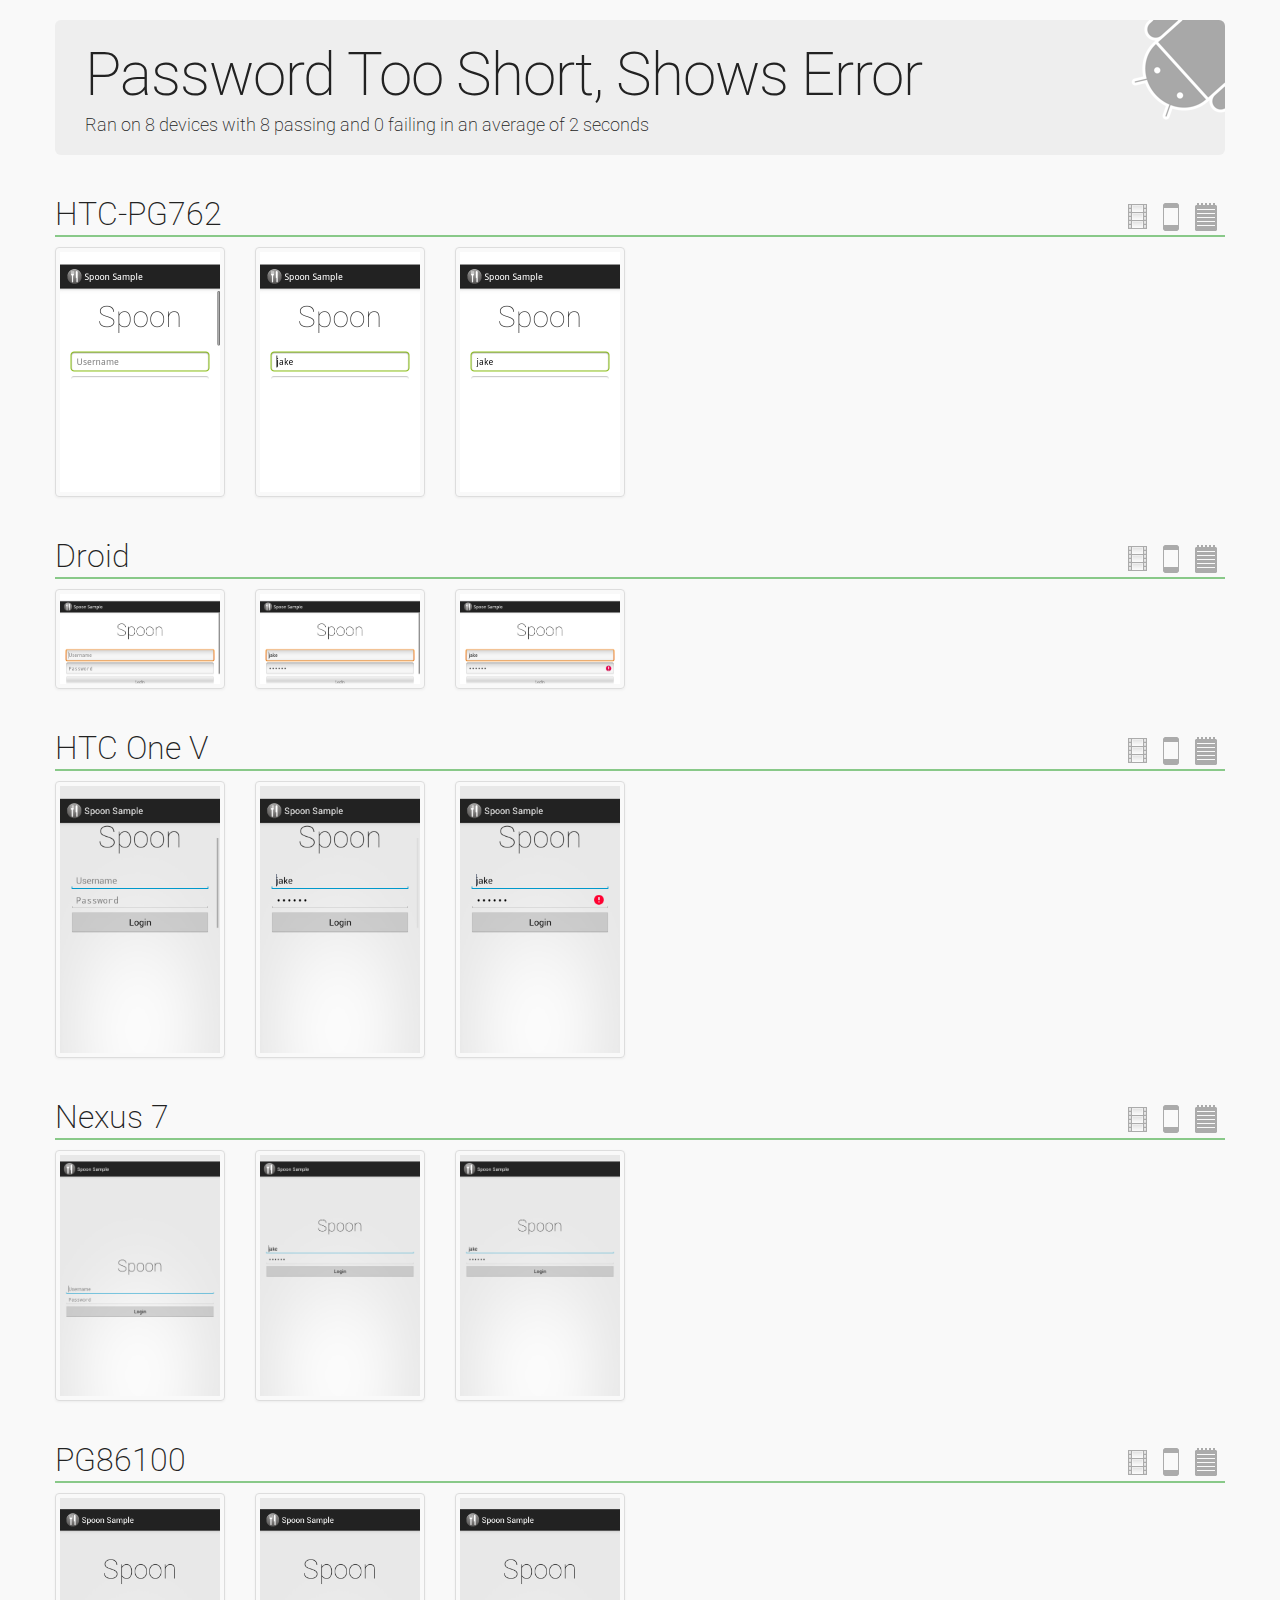
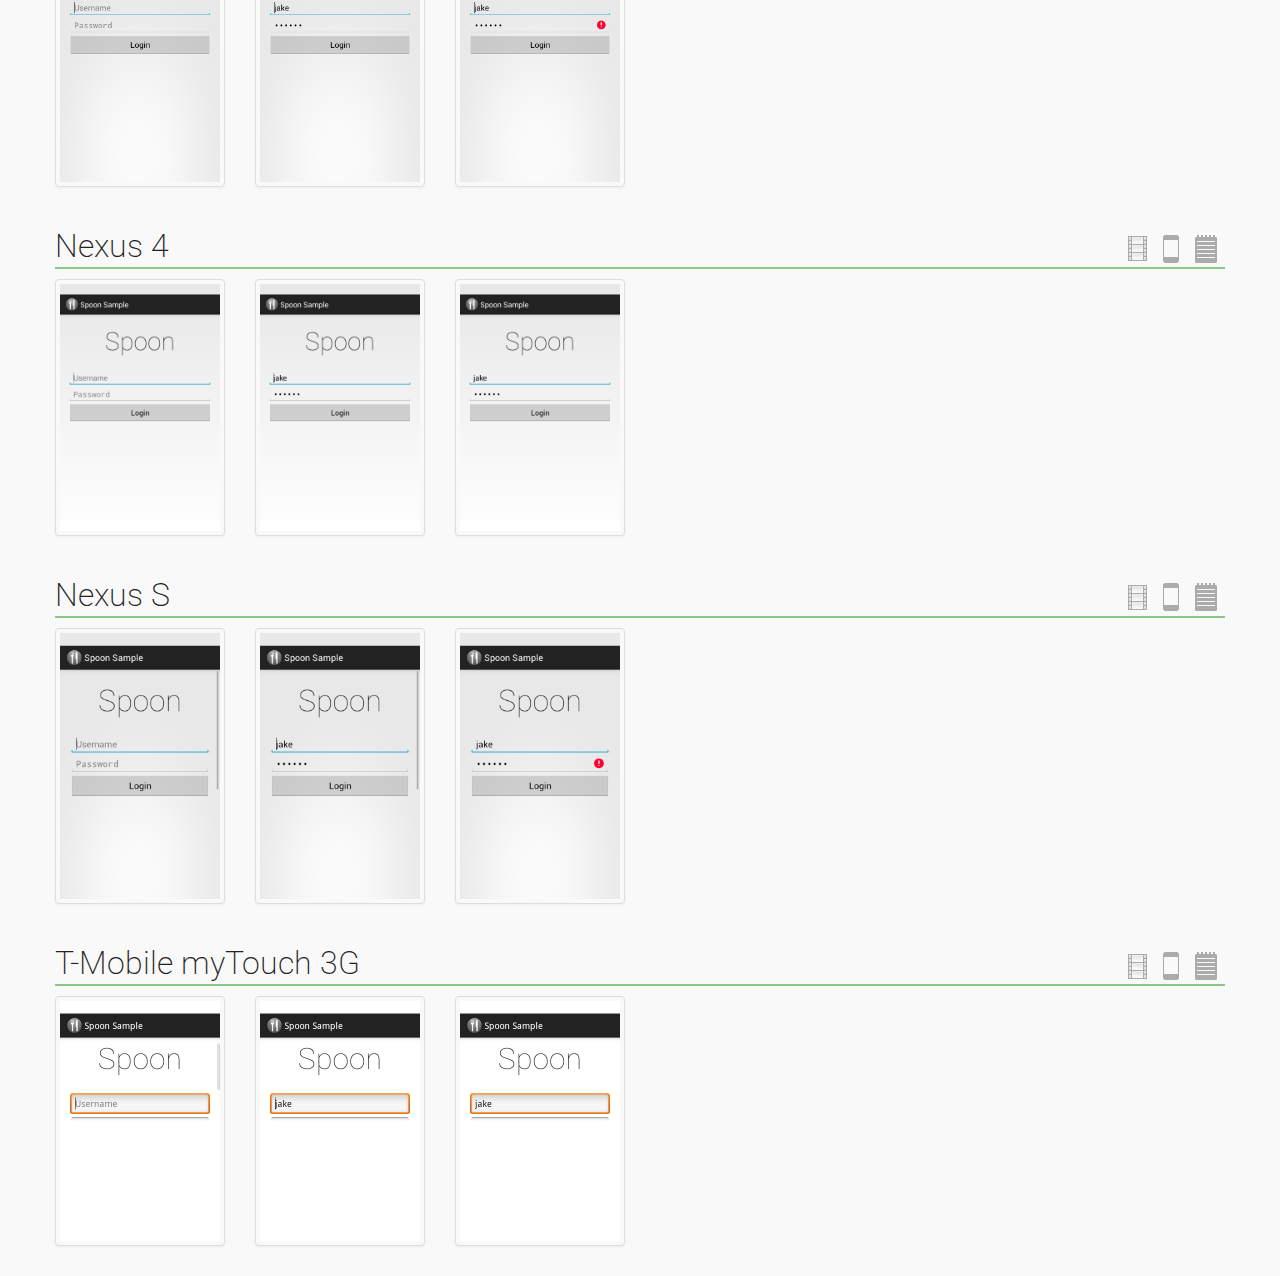
<file: website/sample/test/com.example.spoon.ordering.tests.LoginActivityTest/testPasswordTooShort_ShowsError.html>
<!DOCTYPE html>
<html>
    <head>
        <meta charset="utf-8">
        <meta name="viewport" content="width=device-width, initial-scale=1.0">
        <title>Password Too Short, Shows Error</title>
        <link href="http://fonts.googleapis.com/css?family=Roboto:regular,medium,thin,italic,mediumitalic,bold" rel="stylesheet">
        <link href="../../static/bootstrap.min.css" rel="stylesheet">
        <link href="../../static/bootstrap-responsive.min.css" rel="stylesheet">
        <link href="../../static/spoon.css" rel="stylesheet">
        <script src="../../static/jquery.min.js"></script>
        <script src="../../static/bootstrap.min.js"></script>
        <meta name="description" content="Ran on 8 devices with 8 passing and 0 failing in an average of 2 seconds">
    </head>
    <body>
        <div class="container">
            <div class="hero-unit">
                <h1>Password Too Short, Shows Error</h1>
                <p>Ran on 8 devices with 8 passing and 0 failing in an average of 2 seconds</p>
            </div>
            <div class="row">
                <div class="span12">
                    <h2 class="test-result pass">
                        HTC-PG762
                        <!-- Icons modified from Glyphish Free. http://glyphish.com -->
                        <a href="../../logs/HT23KX002114/com.example.spoon.ordering.tests.LoginActivityTest/testPasswordTooShort_ShowsError.html" title="View device log" class="pull-right icon">
                            <img src="../../static/icon-log.png" alt="View device log">
                        </a>
                        <a href="../../device/HT23KX002114.html" title="View only this device" class="pull-right icon">
                            <img src="../../static/icon-devices.png" alt="View only this device">
                        </a>
                        <a href="../../image/HT23KX002114/com.example.spoon.ordering.tests.LoginActivityTest/testPasswordTooShort_ShowsError.gif" title="View as animated GIF" class="pull-right icon">
                            <img src="../../static/icon-animated.png" alt="View as animated GIF">
                        </a>
                    </h2>
                    <ul class="thumbnails">
                        <li class="span2">
                            <a href="../../image/HT23KX002114/com.example.spoon.ordering.tests.LoginActivityTest/testPasswordTooShort_ShowsError/1360693733951_initial_state.png" class="thumbnail">
                                <img src="../../image/HT23KX002114/com.example.spoon.ordering.tests.LoginActivityTest/testPasswordTooShort_ShowsError/1360693733951_initial_state.png" title="Initial State.png">
                            </a>
                        </li>
                        <li class="span2">
                            <a href="../../image/HT23KX002114/com.example.spoon.ordering.tests.LoginActivityTest/testPasswordTooShort_ShowsError/1360693734505_values_entered.png" class="thumbnail">
                                <img src="../../image/HT23KX002114/com.example.spoon.ordering.tests.LoginActivityTest/testPasswordTooShort_ShowsError/1360693734505_values_entered.png" title="Values Entered.png">
                            </a>
                        </li>
                        <li class="span2">
                            <a href="../../image/HT23KX002114/com.example.spoon.ordering.tests.LoginActivityTest/testPasswordTooShort_ShowsError/1360693735020_login_clicked.png" class="thumbnail">
                                <img src="../../image/HT23KX002114/com.example.spoon.ordering.tests.LoginActivityTest/testPasswordTooShort_ShowsError/1360693735020_login_clicked.png" title="Login Clicked.png">
                            </a>
                        </li>
                    </ul>
                </div>
            </div>
            <div class="row">
                <div class="span12">
                    <h2 class="test-result pass">
                        Droid
                        <!-- Icons modified from Glyphish Free. http://glyphish.com -->
                        <a href="../../logs/0403681E12013007/com.example.spoon.ordering.tests.LoginActivityTest/testPasswordTooShort_ShowsError.html" title="View device log" class="pull-right icon">
                            <img src="../../static/icon-log.png" alt="View device log">
                        </a>
                        <a href="../../device/0403681E12013007.html" title="View only this device" class="pull-right icon">
                            <img src="../../static/icon-devices.png" alt="View only this device">
                        </a>
                        <a href="../../image/0403681E12013007/com.example.spoon.ordering.tests.LoginActivityTest/testPasswordTooShort_ShowsError.gif" title="View as animated GIF" class="pull-right icon">
                            <img src="../../static/icon-animated.png" alt="View as animated GIF">
                        </a>
                    </h2>
                    <ul class="thumbnails">
                        <li class="span2">
                            <a href="../../image/0403681E12013007/com.example.spoon.ordering.tests.LoginActivityTest/testPasswordTooShort_ShowsError/1360693693362_initial_state.png" class="thumbnail">
                                <img src="../../image/0403681E12013007/com.example.spoon.ordering.tests.LoginActivityTest/testPasswordTooShort_ShowsError/1360693693362_initial_state.png" title="Initial State.png">
                            </a>
                        </li>
                        <li class="span2">
                            <a href="../../image/0403681E12013007/com.example.spoon.ordering.tests.LoginActivityTest/testPasswordTooShort_ShowsError/1360693694023_values_entered.png" class="thumbnail">
                                <img src="../../image/0403681E12013007/com.example.spoon.ordering.tests.LoginActivityTest/testPasswordTooShort_ShowsError/1360693694023_values_entered.png" title="Values Entered.png">
                            </a>
                        </li>
                        <li class="span2">
                            <a href="../../image/0403681E12013007/com.example.spoon.ordering.tests.LoginActivityTest/testPasswordTooShort_ShowsError/1360693694753_login_clicked.png" class="thumbnail">
                                <img src="../../image/0403681E12013007/com.example.spoon.ordering.tests.LoginActivityTest/testPasswordTooShort_ShowsError/1360693694753_login_clicked.png" title="Login Clicked.png">
                            </a>
                        </li>
                    </ul>
                </div>
            </div>
            <div class="row">
                <div class="span12">
                    <h2 class="test-result pass">
                        HTC One V
                        <!-- Icons modified from Glyphish Free. http://glyphish.com -->
                        <a href="../../logs/HT26GX404472/com.example.spoon.ordering.tests.LoginActivityTest/testPasswordTooShort_ShowsError.html" title="View device log" class="pull-right icon">
                            <img src="../../static/icon-log.png" alt="View device log">
                        </a>
                        <a href="../../device/HT26GX404472.html" title="View only this device" class="pull-right icon">
                            <img src="../../static/icon-devices.png" alt="View only this device">
                        </a>
                        <a href="../../image/HT26GX404472/com.example.spoon.ordering.tests.LoginActivityTest/testPasswordTooShort_ShowsError.gif" title="View as animated GIF" class="pull-right icon">
                            <img src="../../static/icon-animated.png" alt="View as animated GIF">
                        </a>
                    </h2>
                    <ul class="thumbnails">
                        <li class="span2">
                            <a href="../../image/HT26GX404472/com.example.spoon.ordering.tests.LoginActivityTest/testPasswordTooShort_ShowsError/1360693697056_initial_state.png" class="thumbnail">
                                <img src="../../image/HT26GX404472/com.example.spoon.ordering.tests.LoginActivityTest/testPasswordTooShort_ShowsError/1360693697056_initial_state.png" title="Initial State.png">
                            </a>
                        </li>
                        <li class="span2">
                            <a href="../../image/HT26GX404472/com.example.spoon.ordering.tests.LoginActivityTest/testPasswordTooShort_ShowsError/1360693697403_values_entered.png" class="thumbnail">
                                <img src="../../image/HT26GX404472/com.example.spoon.ordering.tests.LoginActivityTest/testPasswordTooShort_ShowsError/1360693697403_values_entered.png" title="Values Entered.png">
                            </a>
                        </li>
                        <li class="span2">
                            <a href="../../image/HT26GX404472/com.example.spoon.ordering.tests.LoginActivityTest/testPasswordTooShort_ShowsError/1360693697776_login_clicked.png" class="thumbnail">
                                <img src="../../image/HT26GX404472/com.example.spoon.ordering.tests.LoginActivityTest/testPasswordTooShort_ShowsError/1360693697776_login_clicked.png" title="Login Clicked.png">
                            </a>
                        </li>
                    </ul>
                </div>
            </div>
            <div class="row">
                <div class="span12">
                    <h2 class="test-result pass">
                        Nexus 7
                        <!-- Icons modified from Glyphish Free. http://glyphish.com -->
                        <a href="../../logs/015d2109a854000a/com.example.spoon.ordering.tests.LoginActivityTest/testPasswordTooShort_ShowsError.html" title="View device log" class="pull-right icon">
                            <img src="../../static/icon-log.png" alt="View device log">
                        </a>
                        <a href="../../device/015d2109a854000a.html" title="View only this device" class="pull-right icon">
                            <img src="../../static/icon-devices.png" alt="View only this device">
                        </a>
                        <a href="../../image/015d2109a854000a/com.example.spoon.ordering.tests.LoginActivityTest/testPasswordTooShort_ShowsError.gif" title="View as animated GIF" class="pull-right icon">
                            <img src="../../static/icon-animated.png" alt="View as animated GIF">
                        </a>
                    </h2>
                    <ul class="thumbnails">
                        <li class="span2">
                            <a href="../../image/015d2109a854000a/com.example.spoon.ordering.tests.LoginActivityTest/testPasswordTooShort_ShowsError/1360693670066_initial_state.png" class="thumbnail">
                                <img src="../../image/015d2109a854000a/com.example.spoon.ordering.tests.LoginActivityTest/testPasswordTooShort_ShowsError/1360693670066_initial_state.png" title="Initial State.png">
                            </a>
                        </li>
                        <li class="span2">
                            <a href="../../image/015d2109a854000a/com.example.spoon.ordering.tests.LoginActivityTest/testPasswordTooShort_ShowsError/1360693670908_values_entered.png" class="thumbnail">
                                <img src="../../image/015d2109a854000a/com.example.spoon.ordering.tests.LoginActivityTest/testPasswordTooShort_ShowsError/1360693670908_values_entered.png" title="Values Entered.png">
                            </a>
                        </li>
                        <li class="span2">
                            <a href="../../image/015d2109a854000a/com.example.spoon.ordering.tests.LoginActivityTest/testPasswordTooShort_ShowsError/1360693671653_login_clicked.png" class="thumbnail">
                                <img src="../../image/015d2109a854000a/com.example.spoon.ordering.tests.LoginActivityTest/testPasswordTooShort_ShowsError/1360693671653_login_clicked.png" title="Login Clicked.png">
                            </a>
                        </li>
                    </ul>
                </div>
            </div>
            <div class="row">
                <div class="span12">
                    <h2 class="test-result pass">
                        PG86100
                        <!-- Icons modified from Glyphish Free. http://glyphish.com -->
                        <a href="../../logs/HT179HX01564/com.example.spoon.ordering.tests.LoginActivityTest/testPasswordTooShort_ShowsError.html" title="View device log" class="pull-right icon">
                            <img src="../../static/icon-log.png" alt="View device log">
                        </a>
                        <a href="../../device/HT179HX01564.html" title="View only this device" class="pull-right icon">
                            <img src="../../static/icon-devices.png" alt="View only this device">
                        </a>
                        <a href="../../image/HT179HX01564/com.example.spoon.ordering.tests.LoginActivityTest/testPasswordTooShort_ShowsError.gif" title="View as animated GIF" class="pull-right icon">
                            <img src="../../static/icon-animated.png" alt="View as animated GIF">
                        </a>
                    </h2>
                    <ul class="thumbnails">
                        <li class="span2">
                            <a href="../../image/HT179HX01564/com.example.spoon.ordering.tests.LoginActivityTest/testPasswordTooShort_ShowsError/1360693687406_initial_state.png" class="thumbnail">
                                <img src="../../image/HT179HX01564/com.example.spoon.ordering.tests.LoginActivityTest/testPasswordTooShort_ShowsError/1360693687406_initial_state.png" title="Initial State.png">
                            </a>
                        </li>
                        <li class="span2">
                            <a href="../../image/HT179HX01564/com.example.spoon.ordering.tests.LoginActivityTest/testPasswordTooShort_ShowsError/1360693687855_values_entered.png" class="thumbnail">
                                <img src="../../image/HT179HX01564/com.example.spoon.ordering.tests.LoginActivityTest/testPasswordTooShort_ShowsError/1360693687855_values_entered.png" title="Values Entered.png">
                            </a>
                        </li>
                        <li class="span2">
                            <a href="../../image/HT179HX01564/com.example.spoon.ordering.tests.LoginActivityTest/testPasswordTooShort_ShowsError/1360693688228_login_clicked.png" class="thumbnail">
                                <img src="../../image/HT179HX01564/com.example.spoon.ordering.tests.LoginActivityTest/testPasswordTooShort_ShowsError/1360693688228_login_clicked.png" title="Login Clicked.png">
                            </a>
                        </li>
                    </ul>
                </div>
            </div>
            <div class="row">
                <div class="span12">
                    <h2 class="test-result pass">
                        Nexus 4
                        <!-- Icons modified from Glyphish Free. http://glyphish.com -->
                        <a href="../../logs/00498cad94cf304e/com.example.spoon.ordering.tests.LoginActivityTest/testPasswordTooShort_ShowsError.html" title="View device log" class="pull-right icon">
                            <img src="../../static/icon-log.png" alt="View device log">
                        </a>
                        <a href="../../device/00498cad94cf304e.html" title="View only this device" class="pull-right icon">
                            <img src="../../static/icon-devices.png" alt="View only this device">
                        </a>
                        <a href="../../image/00498cad94cf304e/com.example.spoon.ordering.tests.LoginActivityTest/testPasswordTooShort_ShowsError.gif" title="View as animated GIF" class="pull-right icon">
                            <img src="../../static/icon-animated.png" alt="View as animated GIF">
                        </a>
                    </h2>
                    <ul class="thumbnails">
                        <li class="span2">
                            <a href="../../image/00498cad94cf304e/com.example.spoon.ordering.tests.LoginActivityTest/testPasswordTooShort_ShowsError/1360693674913_initial_state.png" class="thumbnail">
                                <img src="../../image/00498cad94cf304e/com.example.spoon.ordering.tests.LoginActivityTest/testPasswordTooShort_ShowsError/1360693674913_initial_state.png" title="Initial State.png">
                            </a>
                        </li>
                        <li class="span2">
                            <a href="../../image/00498cad94cf304e/com.example.spoon.ordering.tests.LoginActivityTest/testPasswordTooShort_ShowsError/1360693675439_values_entered.png" class="thumbnail">
                                <img src="../../image/00498cad94cf304e/com.example.spoon.ordering.tests.LoginActivityTest/testPasswordTooShort_ShowsError/1360693675439_values_entered.png" title="Values Entered.png">
                            </a>
                        </li>
                        <li class="span2">
                            <a href="../../image/00498cad94cf304e/com.example.spoon.ordering.tests.LoginActivityTest/testPasswordTooShort_ShowsError/1360693675986_login_clicked.png" class="thumbnail">
                                <img src="../../image/00498cad94cf304e/com.example.spoon.ordering.tests.LoginActivityTest/testPasswordTooShort_ShowsError/1360693675986_login_clicked.png" title="Login Clicked.png">
                            </a>
                        </li>
                    </ul>
                </div>
            </div>
            <div class="row">
                <div class="span12">
                    <h2 class="test-result pass">
                        Nexus S
                        <!-- Icons modified from Glyphish Free. http://glyphish.com -->
                        <a href="../../logs/3334B602A8B600EC/com.example.spoon.ordering.tests.LoginActivityTest/testPasswordTooShort_ShowsError.html" title="View device log" class="pull-right icon">
                            <img src="../../static/icon-log.png" alt="View device log">
                        </a>
                        <a href="../../device/3334B602A8B600EC.html" title="View only this device" class="pull-right icon">
                            <img src="../../static/icon-devices.png" alt="View only this device">
                        </a>
                        <a href="../../image/3334B602A8B600EC/com.example.spoon.ordering.tests.LoginActivityTest/testPasswordTooShort_ShowsError.gif" title="View as animated GIF" class="pull-right icon">
                            <img src="../../static/icon-animated.png" alt="View as animated GIF">
                        </a>
                    </h2>
                    <ul class="thumbnails">
                        <li class="span2">
                            <a href="../../image/3334B602A8B600EC/com.example.spoon.ordering.tests.LoginActivityTest/testPasswordTooShort_ShowsError/1360693778597_initial_state.png" class="thumbnail">
                                <img src="../../image/3334B602A8B600EC/com.example.spoon.ordering.tests.LoginActivityTest/testPasswordTooShort_ShowsError/1360693778597_initial_state.png" title="Initial State.png">
                            </a>
                        </li>
                        <li class="span2">
                            <a href="../../image/3334B602A8B600EC/com.example.spoon.ordering.tests.LoginActivityTest/testPasswordTooShort_ShowsError/1360693779119_values_entered.png" class="thumbnail">
                                <img src="../../image/3334B602A8B600EC/com.example.spoon.ordering.tests.LoginActivityTest/testPasswordTooShort_ShowsError/1360693779119_values_entered.png" title="Values Entered.png">
                            </a>
                        </li>
                        <li class="span2">
                            <a href="../../image/3334B602A8B600EC/com.example.spoon.ordering.tests.LoginActivityTest/testPasswordTooShort_ShowsError/1360693779890_login_clicked.png" class="thumbnail">
                                <img src="../../image/3334B602A8B600EC/com.example.spoon.ordering.tests.LoginActivityTest/testPasswordTooShort_ShowsError/1360693779890_login_clicked.png" title="Login Clicked.png">
                            </a>
                        </li>
                    </ul>
                </div>
            </div>
            <div class="row">
                <div class="span12">
                    <h2 class="test-result pass">
                        T-Mobile myTouch 3G
                        <!-- Icons modified from Glyphish Free. http://glyphish.com -->
                        <a href="../../logs/HT037PB00358/com.example.spoon.ordering.tests.LoginActivityTest/testPasswordTooShort_ShowsError.html" title="View device log" class="pull-right icon">
                            <img src="../../static/icon-log.png" alt="View device log">
                        </a>
                        <a href="../../device/HT037PB00358.html" title="View only this device" class="pull-right icon">
                            <img src="../../static/icon-devices.png" alt="View only this device">
                        </a>
                        <a href="../../image/HT037PB00358/com.example.spoon.ordering.tests.LoginActivityTest/testPasswordTooShort_ShowsError.gif" title="View as animated GIF" class="pull-right icon">
                            <img src="../../static/icon-animated.png" alt="View as animated GIF">
                        </a>
                    </h2>
                    <ul class="thumbnails">
                        <li class="span2">
                            <a href="../../image/HT037PB00358/com.example.spoon.ordering.tests.LoginActivityTest/testPasswordTooShort_ShowsError/1360693692399_initial_state.png" class="thumbnail">
                                <img src="../../image/HT037PB00358/com.example.spoon.ordering.tests.LoginActivityTest/testPasswordTooShort_ShowsError/1360693692399_initial_state.png" title="Initial State.png">
                            </a>
                        </li>
                        <li class="span2">
                            <a href="../../image/HT037PB00358/com.example.spoon.ordering.tests.LoginActivityTest/testPasswordTooShort_ShowsError/1360693693354_values_entered.png" class="thumbnail">
                                <img src="../../image/HT037PB00358/com.example.spoon.ordering.tests.LoginActivityTest/testPasswordTooShort_ShowsError/1360693693354_values_entered.png" title="Values Entered.png">
                            </a>
                        </li>
                        <li class="span2">
                            <a href="../../image/HT037PB00358/com.example.spoon.ordering.tests.LoginActivityTest/testPasswordTooShort_ShowsError/1360693694116_login_clicked.png" class="thumbnail">
                                <img src="../../image/HT037PB00358/com.example.spoon.ordering.tests.LoginActivityTest/testPasswordTooShort_ShowsError/1360693694116_login_clicked.png" title="Login Clicked.png">
                            </a>
                        </li>
                    </ul>
                </div>
            </div>
        </div>
        <script type="text/javascript">
            $('.icon').tooltip({
                container: 'body'
            });
        </script>
    </body>
</html>
</file>
<file: website/static/app.css>
html, body {
  font-family: 'Roboto', sans-serif;
  font-size: 15px;
}
body {
  background-color: #f6f6f6;
  padding-bottom: 50px;
  padding-top: 80px;
}

header {
  min-height: 80px;
  color: #f6f6f6;
  position: fixed;
  top: 0;
  left: 0;
  width: 100%;
  z-index: 99;
}
header h1 {
  margin: 10px 0;
  font-size: 50px;
  line-height: 60px;
  font-weight: 100;
  text-rendering: auto;
}
header menu {
  margin: 20px 0 0;
  padding: 0;
  height: 40px;
}
header menu ul {
  margin: 0;
  padding: 0;
  float: right;
}
header menu li {
  list-style: none;
  float: left;
  margin: 0;
  padding: 0;
}
header menu li a {
  display: inline-block;
  height: 40px;
  font-size: 17px;
  line-height: 40px;
  padding: 0 20px;
  color: #f6f6f6;
}
header menu li a:hover {
  color: #f6f6f6;
  text-decoration: none;
}
header menu li a img {
  margin: 0;
  padding: 5px 0;
  vertical-align: bottom;
  width: 30px;
  height: 30px;
}

#subtitle {
  position: absolute;
  top: 80px;
  left: 0;
  width: 100%;
}
h2 {
  font-weight: 200;
  font-size: 26px;
  line-height: 30px;
  padding: 15px 0;
  margin: 0;
  color: #eee;
}
h2 strong {
  font-weight: 300;
}

a.dl {
  font-weight: 300;
  font-size: 30px;
  line-height: 40px;
  padding: 3px 10px;
  display: inline-block;
  border-radius: 6px;
  color: #f0f0f0;
  margin: 5px 0;
}
a.dl:hover {
  color: #f0f0f0;
  text-decoration: none;
}

.content-nav {
  margin-top: 130px;
  width: 220px;
}
.content-nav.affix {
  top: 0;
}
.content-nav li.active a, .content-nav li.active a:hover {
  background-color: transparent;
  color: #555;
  border-left-width: 2px;
}
.content-nav .secondary a {
  color: #aaa;
}
.content-nav .secondary a:hover {
  color: #888;
}

h3 {
  font-weight: 300;
  font-style: italic;
  color: #888;
  font-size: 20px;
  padding-top: 115px;
  margin-top: 0;
}

h4 {
  font-weight: 400;
  text-transform: uppercase;
  color: #888;
  font-size: 15px;
  padding-top: 20px;
}

p.license {
  font-family: fixed-width;
}

.row .logo {
  text-align: center;
  margin-top: 150px;
}
.row .logo img {
  height: 30px;
}

pre, code {
  color: #666;
}
code {
  border: 0;
  background-color: transparent;
}

/* Widescreen desktop. */
@media (min-width: 1200px) {
  .content-nav {
    width: 270px;
  }
}

/* Smaller width browser, tablets. */
@media (max-width: 979px) {
  .content-nav {
    width: 166px;
  }
}

/* One-column mobile display. */
@media (max-width: 767px) {
  header {
    position: absolute;
    top: 0;
    left: 0;
    width: 100%;
    padding-left: 20px;
  }
  header menu {
    display: none;
  }
  #subtitle {
    position: absolute;
    top: 80px;
    left: 0;
    width: 100%;
    padding-left: 20px;
  }
  .content-nav {
    display: none;
  }
}
</file>
<file: website/static/app-theme.css>
/* http://www.colorhexa.com/8248b9 */

/*** Primary ***/

header,
#subtitle,
a.dl {
  background-color: #8248b9;
}

.content-nav li.active a,
.content-nav li.active a:hover {
  border-left-color: #8248b9;
}

/*** One step left on the monochromatic scale ***/

header menu li a:hover,
a.dl:hover {
  background-color: #7540a7;
}
a {
  color: #7540a7;
}

/*** Three steps left on the monochromatic scale ***/

a:hover {
  color: #5b3283;
}


/****************************************************************\
 **** Syntax highlighting styles ********************************
\****************************************************************/

.pln { color: #000; }
.str { color: #5a3181; }
.kwd { color: #666; }
.com { color: #888; }
.typ { color: #222; }
.lit { color: #666; }
.pun { color: #888; }
.opn { color: #888; }
.clo { color: #888; }
.tag { color: #5a3181; }
.atn { color: #606; }
.atv { color: #080; }
.dec { color: #606; }
.var { color: #606; }
.fun { color: #f00; }
</file>
<file: website/sample/static/spoon.css>
::-webkit-selection,
::-moz-selection,
::selection {
  background-color: #0099cc;
  color: #fff;
}
html,
body {
  height: 100%;
  background-color: #f9f9f9;
  -webkit-font-smoothing: antialiased;
}
body {
  color: #222;
  font: 14px/19px Roboto, sans-serif;
  font-weight: 400;
  letter-spacing: .1;
  padding-top: 20px;
  padding-bottom: 50px;
}
.hero-unit {
  background-image: url('ceiling_android.png');
  background-repeat: no-repeat;
  background-position: top right;
  padding: 15px 30px;
}
.hero-unit h1 {
  margin-bottom: 5px;
  font-weight: 200;
}
.hero-unit p {
  margin: 0;
}
.stacktrace {
  overflow-y: scroll;
  margin-bottom: 10px;
}
.stacktrace.error {
  background-image: -webkit-linear-gradient(45deg, rgba(255, 255, 255, 0.15) 25%, transparent 25%, transparent 50%, rgba(255, 255, 255, 0.15) 50%, rgba(255, 255, 255, 0.15) 75%, transparent 75%, transparent);
  background-image: -moz-linear-gradient(45deg, rgba(255, 255, 255, 0.15) 25%, transparent 25%, transparent 50%, rgba(255, 255, 255, 0.15) 50%, rgba(255, 255, 255, 0.15) 75%, transparent 75%, transparent);
  background-image: -o-linear-gradient(45deg, rgba(255, 255, 255, 0.15) 25%, transparent 25%, transparent 50%, rgba(255, 255, 255, 0.15) 50%, rgba(255, 255, 255, 0.15) 75%, transparent 75%, transparent);
  background-image: linear-gradient(45deg, rgba(255, 255, 255, 0.15) 25%, transparent 25%, transparent 50%, rgba(255, 255, 255, 0.15) 50%, rgba(255, 255, 255, 0.15) 75%, transparent 75%, transparent);
  background-size: 40px 40px;
}
.stacktrace h4 {
  cursor: pointer;
}
.stacktrace .stacktrace-line {
  white-space: nowrap;
}
.test-result {
  font-weight: 200;
}
.test-result small {
  font-weight: 200;
  display: none;
}
.test-result:hover small {
  display: inline;
}
.test-result.pass {
  border-bottom: 2px solid #89c989;
}
.test-result.fail,
.test-result.error {
  border-bottom: 2px solid #c98989;
}
.test-result .icon {
  padding: 0 8px;
}
.test-result .icon image {
  opacity: 0.5;
}
.test-result .icon:hover image {
  opacity: 1.0;
}
.modal .modal-body {
  max-height: none;
}
.birds-eye {
  width: 100%;
  table-layout: fixed;
}
.birds-eye .device th {
  text-align: left;
  padding: 10px 0 5px 2px;
}
.birds-eye .test {
  height: 30px;
  padding: 0;
}
.birds-eye .test a {
  display: block;
  text-decoration: none;
  height: 30px;
}
.birds-eye .test.pass {
  background-color: #b9e9b9;
}
.birds-eye .test.pass:hover {
  background-color: #99c999;
}
.birds-eye .test.fail,
.birds-eye .test.error {
  background-color: #e9b9b9;
}
.birds-eye .test.fail:hover,
.birds-eye .test.error:hover {
  background-color: #c99999;
}
.birds-eye .test.error {
  background-image: -webkit-linear-gradient(45deg, rgba(255, 255, 255, 0.15) 25%, transparent 25%, transparent 50%, rgba(255, 255, 255, 0.15) 50%, rgba(255, 255, 255, 0.15) 75%, transparent 75%, transparent);
  background-image: -moz-linear-gradient(45deg, rgba(255, 255, 255, 0.15) 25%, transparent 25%, transparent 50%, rgba(255, 255, 255, 0.15) 50%, rgba(255, 255, 255, 0.15) 75%, transparent 75%, transparent);
  background-image: -o-linear-gradient(45deg, rgba(255, 255, 255, 0.15) 25%, transparent 25%, transparent 50%, rgba(255, 255, 255, 0.15) 50%, rgba(255, 255, 255, 0.15) 75%, transparent 75%, transparent);
  background-image: linear-gradient(45deg, rgba(255, 255, 255, 0.15) 25%, transparent 25%, transparent 50%, rgba(255, 255, 255, 0.15) 50%, rgba(255, 255, 255, 0.15) 75%, transparent 75%, transparent);
  background-size: 40px 40px;
}
pre.error {
  border-color: #ee5f5b;
  background-color: rgba(238, 95, 91, 0.1);
  background-image: -webkit-linear-gradient(45deg, rgba(255, 255, 255, 0.15) 25%, transparent 25%, transparent 50%, rgba(255, 255, 255, 0.15) 50%, rgba(255, 255, 255, 0.15) 75%, transparent 75%, transparent);
  background-image: -moz-linear-gradient(45deg, rgba(255, 255, 255, 0.15) 25%, transparent 25%, transparent 50%, rgba(255, 255, 255, 0.15) 50%, rgba(255, 255, 255, 0.15) 75%, transparent 75%, transparent);
  background-image: -o-linear-gradient(45deg, rgba(255, 255, 255, 0.15) 25%, transparent 25%, transparent 50%, rgba(255, 255, 255, 0.15) 50%, rgba(255, 255, 255, 0.15) 75%, transparent 75%, transparent);
  background-image: linear-gradient(45deg, rgba(255, 255, 255, 0.15) 25%, transparent 25%, transparent 50%, rgba(255, 255, 255, 0.15) 50%, rgba(255, 255, 255, 0.15) 75%, transparent 75%, transparent);
  background-size: 40px 40px;
}
.log .span12 {
  overflow-y: auto;
}
.log td {
  white-space: nowrap;
}
</file>
